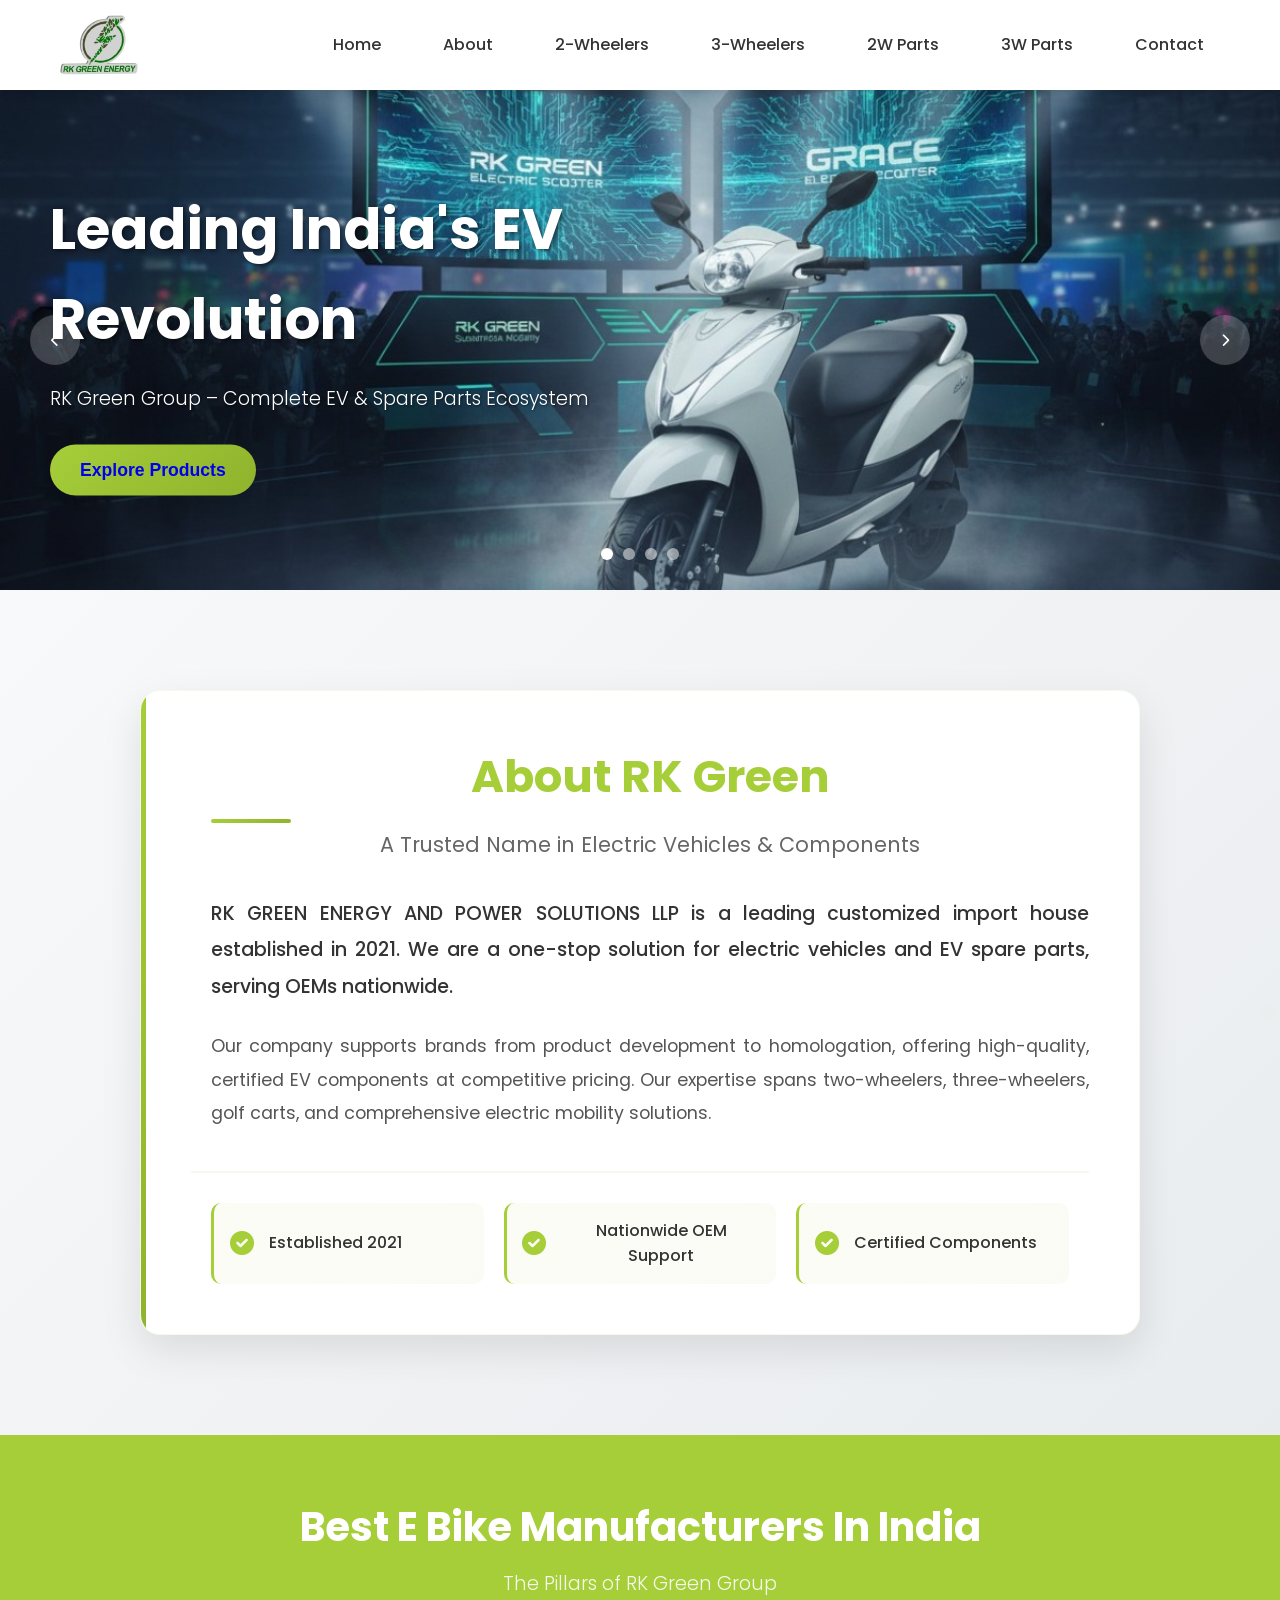
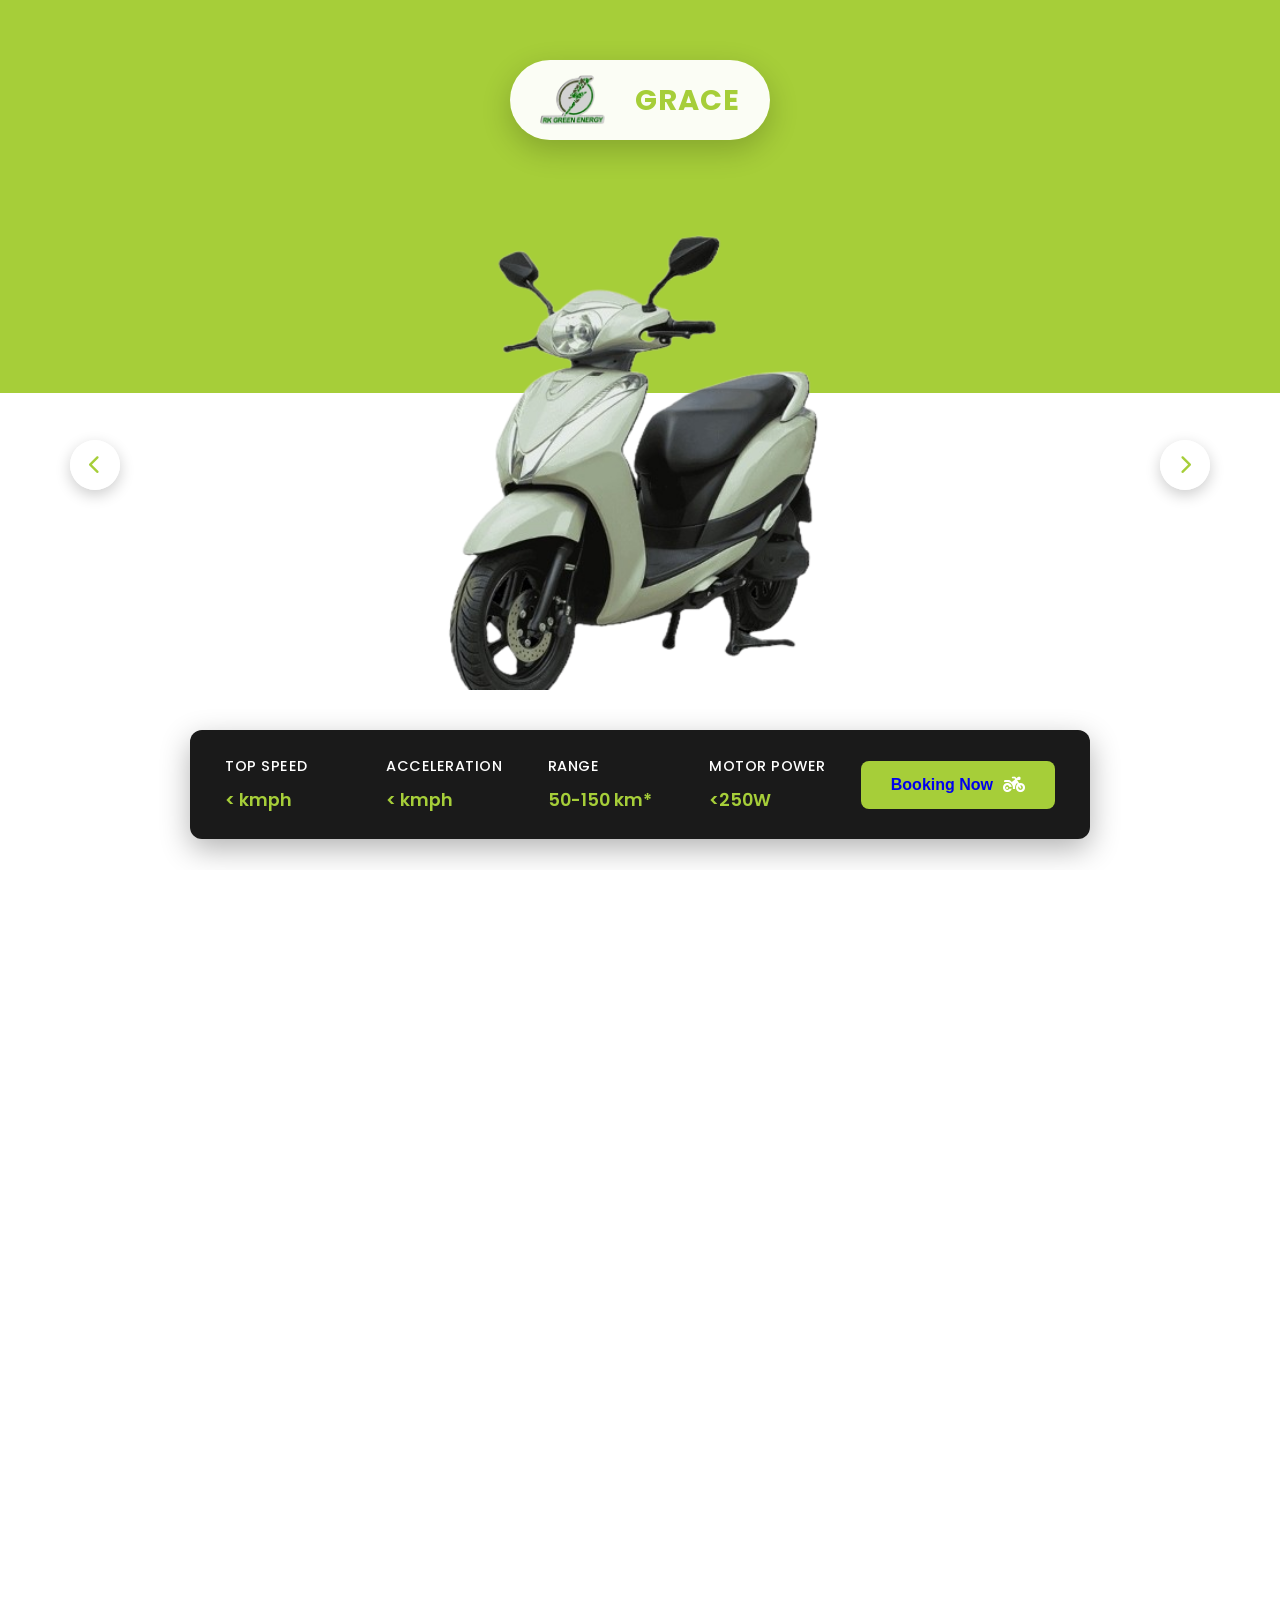
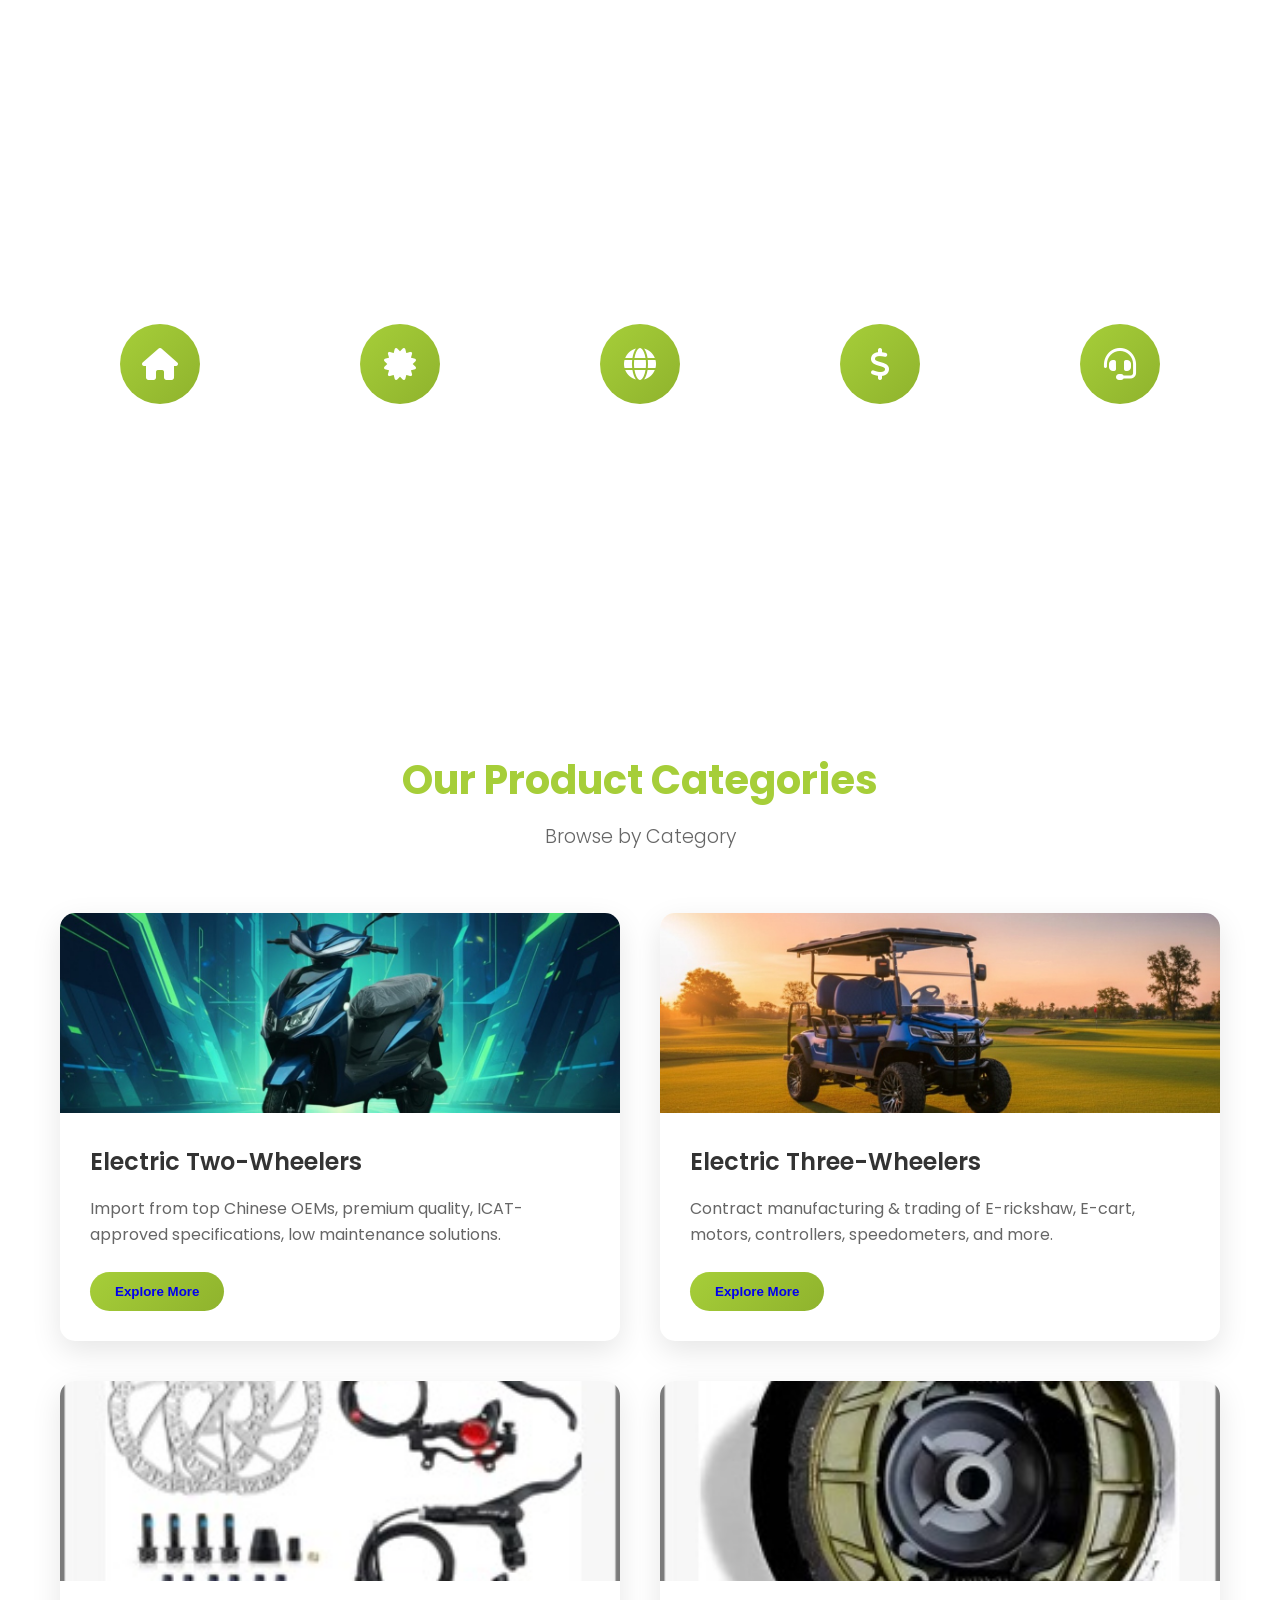
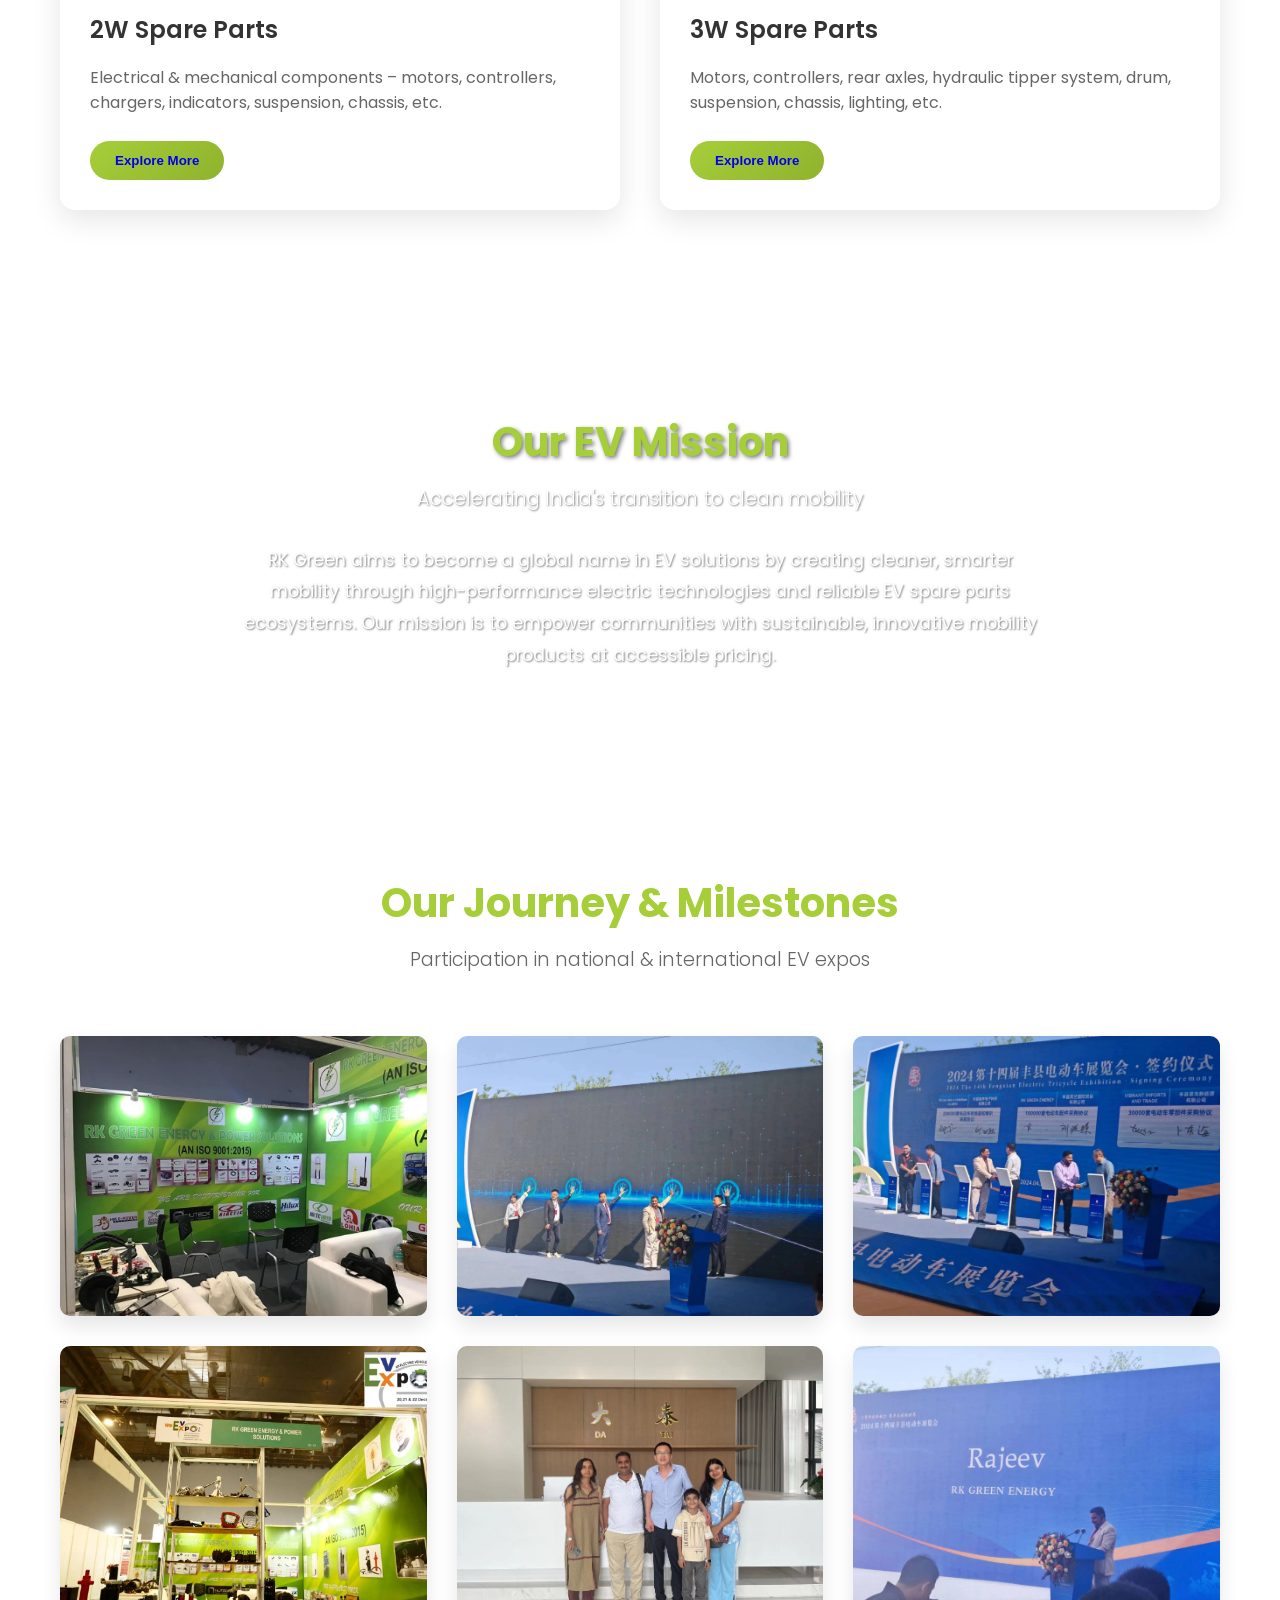
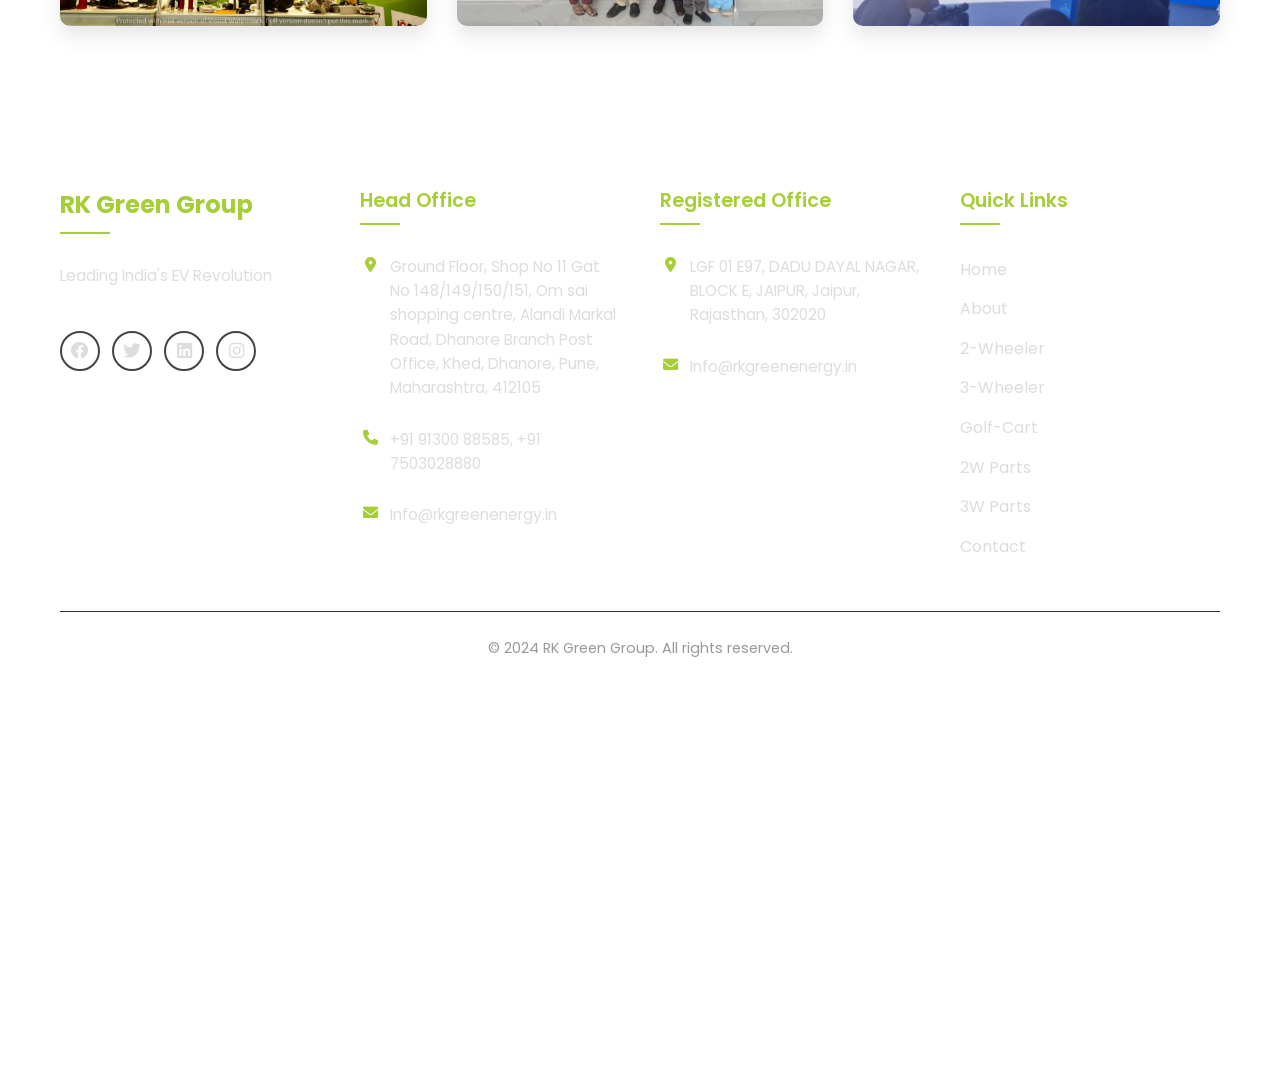
<file: index.html>
<!DOCTYPE html>
<html lang="en">
<head>
    <meta charset="UTF-8">
    <meta name="viewport" content="width=device-width, initial-scale=1.0">
    <title>RK Green Group - Leading India's EV Revolution</title>
    <link rel="icon" type="image/png" href="Images/Logo-removebg.png">
    <link rel="stylesheet" href="styles.css">
    <link href="https://fonts.googleapis.com/css2?family=Poppins:wght@300;400;500;600;700&display=swap" rel="stylesheet">
    <link rel="stylesheet" href="https://cdnjs.cloudflare.com/ajax/libs/font-awesome/6.0.0/css/all.min.css">
</head>
<body>
    <!-- Navigation -->
    <nav class="navbar">
        <div class="nav-container">
            <div class="nav-logo">
                <img src="Images/Logo-removebg.png" alt="RK Green Logo">
            </div>
<div class="hamburger">
                <span></span>
                <span></span>
                <span></span>
            </div>
            <ul class="nav-menu">
                <li><a href="index.html">Home</a></li>
                <li><a href="./about/about.html">About</a></li>
                <li><a href="./two-wheeler/two-wheeler.html">2-Wheelers</a></li>
                <li><a href="./three-wheeler/three-wheeler.html">3-Wheelers</a></li>
                <li><a href="2w-spare-parts.html">2W Parts</a></li>
                <li><a href="3w-spare-parts.html">3W Parts</a></li>
                <li><a href="./contact/contact.html">Contact</a></li>
            </ul>
        </div>
    </nav>

    <!-- Section 1: Hero Slider -->
    <section id="home" class="hero-slider">
        <div class="slider-container">
            <div class="slide active">
                <div class="slide-bg" style="background-image: url('Images/hero\ image\ 1.jpg')"></div>
                <div class="slide-content">
                    <h1>Leading India's EV Revolution</h1>
                    <p>RK Green Group – Complete EV & Spare Parts Ecosystem</p>
                    <button class="cta-btn"><a href="./two-wheeler/two-wheeler.html"> Explore Products </a></button>
                </div>
            </div>
            <div class="slide">
                <div class="slide-bg" style="background-image: url('Images/hero\ image\ 2.jpg')"></div>
                <div class="slide-content">
                    <h1>Two-Wheeler & Three-Wheeler Solutions</h1>
                    <p>Import, Manufacturing & OEM Support</p>
                    <button class="cta-btn"><a href="./three-wheeler/three-wheeler.html"> Explore Products </a></button>
                </div>
            </div>
            <div class="slide">
                <div class="slide-bg" style="background-image: url('Images/hero\ image\ 3.jpg')"></div>
                <div class="slide-content">
                    <h1>Trusted by India's Top EV Companies</h1>
                    <p>Delivering Reliability, Quality & Performance</p>
                    <button class="cta-btn"><a href="./two-wheeler/two-wheeler.html"> Explore Products </a></button>
                </div>
            </div>
            <div class="slide">
                <div class="slide-bg" style="background-image: url('Images/hero\ image\ 4.jpg')"></div>
                <div class="slide-content">
                    <h1>EV Spare Parts – All Segments Covered</h1>
                    <p>Electrical, Mechanical & High-Performance Components</p>
                    <button class="cta-btn"><a href="./two-wheeler/two-wheeler.html"> Explore Products </a></button>
                </div>
            </div>
        </div>
        <div class="slider-nav">
            <button class="prev-btn"><i class="fas fa-chevron-left"></i></button>
            <button class="next-btn"><i class="fas fa-chevron-right"></i></button>
        </div>
        <div class="slider-dots">
            <span class="dot active" data-slide="0"></span>
            <span class="dot" data-slide="1"></span>
            <span class="dot" data-slide="2"></span>
            <span class="dot" data-slide="3"></span>
        </div>
    </section>

    <!-- Section 2: About RK Green Group -->
    <section id="about" class="about-section">
        <div class="container">
            <div class="about-content">
                <div class="about-text">
                    <h2>About RK Green </h2>
                    <h3>A Trusted Name in Electric Vehicles & Components</h3>
                    <p>RK GREEN ENERGY AND POWER SOLUTIONS LLP is a leading customized import house established in 2021. We are a one-stop solution for electric vehicles and EV spare parts, serving OEMs nationwide.</p>
                    <p>Our company supports brands from product development to homologation, offering high-quality, certified EV components at competitive pricing. Our expertise spans two-wheelers, three-wheelers, golf carts, and comprehensive electric mobility solutions.</p>
                    <div class="about-features">
                        <div class="feature">
                            <i class="fas fa-check-circle"></i>
                            <span>Established 2021</span>
                        </div>
                        <div class="feature">
                            <i class="fas fa-check-circle"></i>
                            <span>Nationwide OEM Support</span>
                        </div>
                        <div class="feature">
                            <i class="fas fa-check-circle"></i>
                            <span>Certified Components</span>
                        </div>
                    </div>
                </div>

            </div>
        </div>
    </section>

    <!-- Section 3: Model Slider -->
    <section class="companies-section model-slider-section">
        <div class="model-slider-wrapper">
            <div class="section-header">
                <h2>Best E Bike Manufacturers In India</h2>
                <p>The Pillars of RK Green Group</p>
            </div>
            <div class="model-slider">
                <div class="model-slider-header">
                    <div class="model-logo">
                        <img src="Images/Logo-removebg.png" alt="RK Green Logo">
                    </div>
                    <div class="model-name">
                        <h3 id="current-model-name">Grace</h3>
                    </div>
                </div>
                <div class="model-slider-container">
                    <div class="model-slide active" data-model="Grace">
                        <img src="Images/grace_home-removebg-preview.png" alt="Model Grace">
                        <div class="model-description active">
                            <div class="description-content">
                                <div class="spec-item">
                                    <span class="spec-label">Top Speed</span>
                                    <span class="spec-value">&lt; kmph</span>
                                </div>
                                <div class="spec-item">
                                    <span class="spec-label">Acceleration</span>
                                    <span class="spec-value">&lt; kmph</span>
                                </div>
                                <div class="spec-item">
                                    <span class="spec-label">Range</span>
                                    <span class="spec-value">50-150 km*</span>
                                </div>
                                <div class="spec-item">
                                    <span class="spec-label">Motor Power</span>
                                    <span class="spec-value">&lt;250W</span>
                                </div>
                            </div>
                            <button class="booking-btn"> <a href="./contact/contact.html">
                                Booking Now </a>
                                <i class="fas fa-motorcycle"></i>
                            </button>
                        </div>
                    </div>
                    <div class="model-slide" data-model="Power">
                        <img src="Images/power_home-removebg-preview.png" alt="Model Power">
                        <div class="model-description">
                            <div class="description-content">
                                <div class="spec-item">
                                    <span class="spec-label">Top Speed</span>
                                    <span class="spec-value">&lt;25 kmph</span>
                                </div>
                                <div class="spec-item">
                                    <span class="spec-label">Acceleration</span>
                                    <span class="spec-value">&lt;25 kmph</span>
                                </div>
                                <div class="spec-item">
                                    <span class="spec-label">Range</span>
                                    <span class="spec-value">50-150 km*</span>
                                </div>
                                <div class="spec-item">
                                    <span class="spec-label">Motor Power</span>
                                    <span class="spec-value">&lt;250W</span>
                                </div>
                            </div>
                            <button class="booking-btn">
                                 <a href="./contact/contact.html">
                                Booking Now </a>
                                <i class="fas fa-motorcycle"></i>
                            </button>
                        </div>
                    </div>
                    <div class="model-slide" data-model="Prince">
                        <img src="Images/Model_Prince_Blue-removebg-preview (1).png" alt="Model Prince Blue">
                        <div class="model-description">
                            <div class="description-content">
                                <div class="spec-item">
                                    <span class="spec-label">Top Speed</span>
                                    <span class="spec-value">&lt;25 kmph</span>
                                </div>
                                <div class="spec-item">
                                    <span class="spec-label">Acceleration</span>
                                    <span class="spec-value">&lt;25 kmph</span>
                                </div>
                                <div class="spec-item">
                                    <span class="spec-label">Range</span>
                                    <span class="spec-value">50-150 km*</span>
                                </div>
                                <div class="spec-item">
                                    <span class="spec-label">Motor Power</span>
                                    <span class="spec-value">&lt;250W</span>
                                </div>
                            </div>
                            <button class="booking-btn">
                             <a href="./contact/contact.html">
                                Booking Now </a>
                                <i class="fas fa-motorcycle"></i>
                            </button>
                        </div>
                    </div>
                    <div class="model-slide" data-model="Winner">
                        <img src="Images/winner_home-removebg-preview.png" alt="Model Winner">
                        <div class="model-description">
                            <div class="description-content">
                                <div class="spec-item">
                                    <span class="spec-label">Top Speed</span>
                                    <span class="spec-value">&lt;25 kmph</span>
                                </div>
                                <div class="spec-item">
                                    <span class="spec-label">Acceleration</span>
                                    <span class="spec-value">&lt;25 kmph</span>
                                </div>
                                <div class="spec-item">
                                    <span class="spec-label">Range</span>
                                    <span class="spec-value">50-150 km*</span>
                                </div>
                                <div class="spec-item">
                                    <span class="spec-label">Motor Power</span>
                                    <span class="spec-value">&lt;250W</span>
                                </div>
                            </div>
                            <button class="booking-btn">
                              <a href="./contact/contact.html">
                                Booking Now </a>
                                <i class="fas fa-motorcycle"></i>
                            </button>
                        </div>
                    </div>

                </div>
                <div class="model-slider-nav">
                    <button class="model-prev-btn"><i class="fas fa-chevron-left"></i></button>
                    <button class="model-next-btn"><i class="fas fa-chevron-right"></i></button>
                </div>
               
            </div>
        </div>
    </section>

    <!-- Section 4: Tagline/Motto -->
    <section class="tagline-section">
        <div class="container">
            <div class="tagline-content">
                <h1>Go Green With RK Green</h1>
                <p>Driving sustainable electric mobility for a better tomorrow</p>
            </div>
        </div>
    </section>

    <!-- Section 5: Key Highlights -->
    <section class="highlights-section">
        <div class="container">
            <div class="section-header">
                <h2>Why Choose RK Green</h2>
            </div>
            <div class="highlights-grid">
                <div class="highlight-item">
                    <div class="highlight-icon">
                        <i class="fas fa-home"></i>
                    </div>
                    <h4>Complete EV Solutions</h4>
                    <p>Under one roof</p>
                </div>
                <div class="highlight-item">
                    <div class="highlight-icon">
                        <i class="fas fa-certificate"></i>
                    </div>
                    <h4>Certified Components</h4>
                    <p>High-quality tested</p>
                </div>
                <div class="highlight-item">
                    <div class="highlight-icon">
                        <i class="fas fa-globe"></i>
                    </div>
                    <h4>Global Capability</h4>
                    <p>Import & export</p>
                </div>
                <div class="highlight-item">
                    <div class="highlight-icon">
                        <i class="fas fa-dollar-sign"></i>
                    </div>
                    <h4>Competitive Pricing</h4>
                    <p>Best market rates</p>
                </div>
                <div class="highlight-item">
                    <div class="highlight-icon">
                        <i class="fas fa-headset"></i>
                    </div>
                    <h4>Dedicated Support</h4>
                    <p>OEM & after-sales</p>
                </div>
               
            </div>
        </div>
    </section>

    <!-- Section 6: Product Categories -->
    <section id="products" class="products-section">
        <div class="container">
            <div class="section-header">
                <h2>Our Product Categories</h2>
                <p>Browse by Category</p>
            </div>
            <div class="products-grid">
                <div class="product-card">
                    <div class="product-image">
                        <img src="Images/hero image 5.jpg" alt="Electric Two-Wheelers">
                    </div>
                    <div class="product-content">
                        <h3>Electric Two-Wheelers</h3>
                        <p>Import from top Chinese OEMs, premium quality, ICAT-approved specifications, low maintenance solutions.</p>
                        <button class="product-btn"><a href="./two-wheeler/two-wheeler.html"> Explore More </a></button>
                    </div>
                </div>
                <div class="product-card">
                    <div class="product-image">
                        <img src="Images/home category 3w.jpg" alt="Electric Three-Wheelers">
                    </div>
                    <div class="product-content">
                        <h3>Electric Three-Wheelers</h3>
                        <p>Contract manufacturing & trading of E-rickshaw, E-cart, motors, controllers, speedometers, and more.</p>
                        <button class="product-btn"><a href="./three-wheeler/three-wheeler.html"> Explore More </a></button>
                    </div>
                </div>
                <div class="product-card">
                    <div class="product-image">
                        <img src="Images/2w home mech.jpeg" alt="2W Spare Parts">
                    </div>
                    <div class="product-content">
                        <h3>2W Spare Parts</h3>
                        <p>Electrical & mechanical components – motors, controllers, chargers, indicators, suspension, chassis, etc.</p>
                        <button class="product-btn"><a href="./2w-spare-parts.html"> Explore More</a></button>
                    </div>
                </div>
                <div class="product-card">
                    <div class="product-image">
                        <img src="Images/3w home mech.jpeg" alt="3W Spare Parts">
                    </div>
                    <div class="product-content">
                        <h3>3W Spare Parts</h3>
                        <p>Motors, controllers, rear axles, hydraulic tipper system, drum, suspension, chassis, lighting, etc.</p>
                        <button class="product-btn"><a href="./3w-spare-parts.html"> Explore More </a></button>
                    </div>
                </div>
            </div>
        </div>
    </section>

    <!-- Section 7: EV Mission -->
    <section class="mission-section">
        <div class="container">
            <div class="mission-content">
                <h2>Our EV Mission</h2>
                <h3>Accelerating India's transition to clean mobility</h3>
                <p>RK Green aims to become a global name in EV solutions by creating cleaner, smarter mobility through high-performance electric technologies and reliable EV spare parts ecosystems. Our mission is to empower communities with sustainable, innovative mobility products at accessible pricing.</p>
            </div>
        </div>
    </section>

    <!-- Section 8: Awards/Gallery -->
    <section class="gallery-section">
        <div class="container">
            <div class="section-header">
                <h2>Our Journey & Milestones</h2>
                <p>Participation in national & international EV expos</p>
            </div>
            <div class="gallery-grid">
                <img src="Gallery_Images/WhatsApp Image 2025-12-12 at 22.41.02_2d7d7204.jpg" alt="Exhibition 1">
                <img src="Gallery_Images/WhatsApp Image 2025-12-12 at 22.41.02_ad541272.jpg" alt="Exhibition 2">
                <img src="Gallery_Images/WhatsApp Image 2025-12-12 at 22.41.02_c531161a.jpg" alt="Exhibition 3">
                <img src="Gallery_Images/WhatsApp Image 2025-12-12 at 22.41.03_eee72217.jpg" alt="Exhibition 4">
                <img src="Gallery_Images/WhatsApp Image 2025-12-12 at 22.41.03_fde247d4.jpg" alt="Exhibition 5">
                <img src="Gallery_Images/WhatsApp Image 2025-12-12 at 22.41.04_448504e6.jpg" alt="Exhibition 6">
            </div>
        </div>
    </section>


    <!-- Section 10: Contact Footer -->
    <footer id="contact" class="footer">
        <div class="container">
            <div class="footer-content">
                <div class="footer-section">
                    <h3>RK Green Group</h3>
                    <p>Leading India's EV Revolution</p>
                    <div class="social-icons">
                        <a href="#"><i class="fab fa-facebook"></i></a>
                        <a href="#"><i class="fab fa-twitter"></i></a>
                        <a href="#"><i class="fab fa-linkedin"></i></a>
                        <a href="#"><i class="fab fa-instagram"></i></a>
                    </div>
                </div>
                <div class="footer-section">
                    <h4>Head Office</h4>
                    <p><i class="fas fa-map-marker-alt"></i> Ground Floor, Shop No 11 Gat No 148/149/150/151, Om sai shopping centre, Alandi Markal Road, Dhanore Branch Post Office, Khed, Dhanore, Pune, Maharashtra, 412105</p>
                    <p><i class="fas fa-phone"></i> +91 91300 88585, +91 7503028880</p>
                    <p><i class="fas fa-envelope"></i> <a href="mailto:Info@rkgreenenergy.in" class="email-link">Info@rkgreenenergy.in</a></p>
                </div>
                <div class="footer-section">
                    <h4>Registered Office</h4>
                    <p><i class="fas fa-map-marker-alt"></i> LGF 01 E97, DADU DAYAL NAGAR, BLOCK E, JAIPUR, Jaipur, Rajasthan, 302020</p>
                    <p><i class="fas fa-envelope"></i> <a href="mailto:Info@rkgreenenergy.in" class="email-link">Info@rkgreenenergy.in</a></p>
                </div>
                <div class="footer-section">
                    <h4>Quick Links</h4>
                    <ul>
                        <li><a href="index.html">Home</a></li>
                        <li><a href="./about/about.html">About</a></li>
                        <li><a href="./two-wheeler/two-wheeler.html">2-Wheeler</a></li>
                        <li><a href="./three-wheeler/three-wheeler.html">3-Wheeler</a></li>
                         <li><a href="./three-wheeler/three-wheeler.html">Golf-Cart</a></li>
                        <li><a href="2w-spare-parts.html">2W Parts</a></li>
                        <li><a href="3w-spare-parts.html">3W Parts</a></li>
                        <li><a href="./contact/contact.html">Contact</a></li>
                    </ul>
                </div>
            </div>
            <div class="footer-bottom">
                <p>&copy; 2024 RK Green Group. All rights reserved.</p>
            </div>
        </div>
    </footer>

    <script src="script.js"></script>
</body>
</html>
</file>
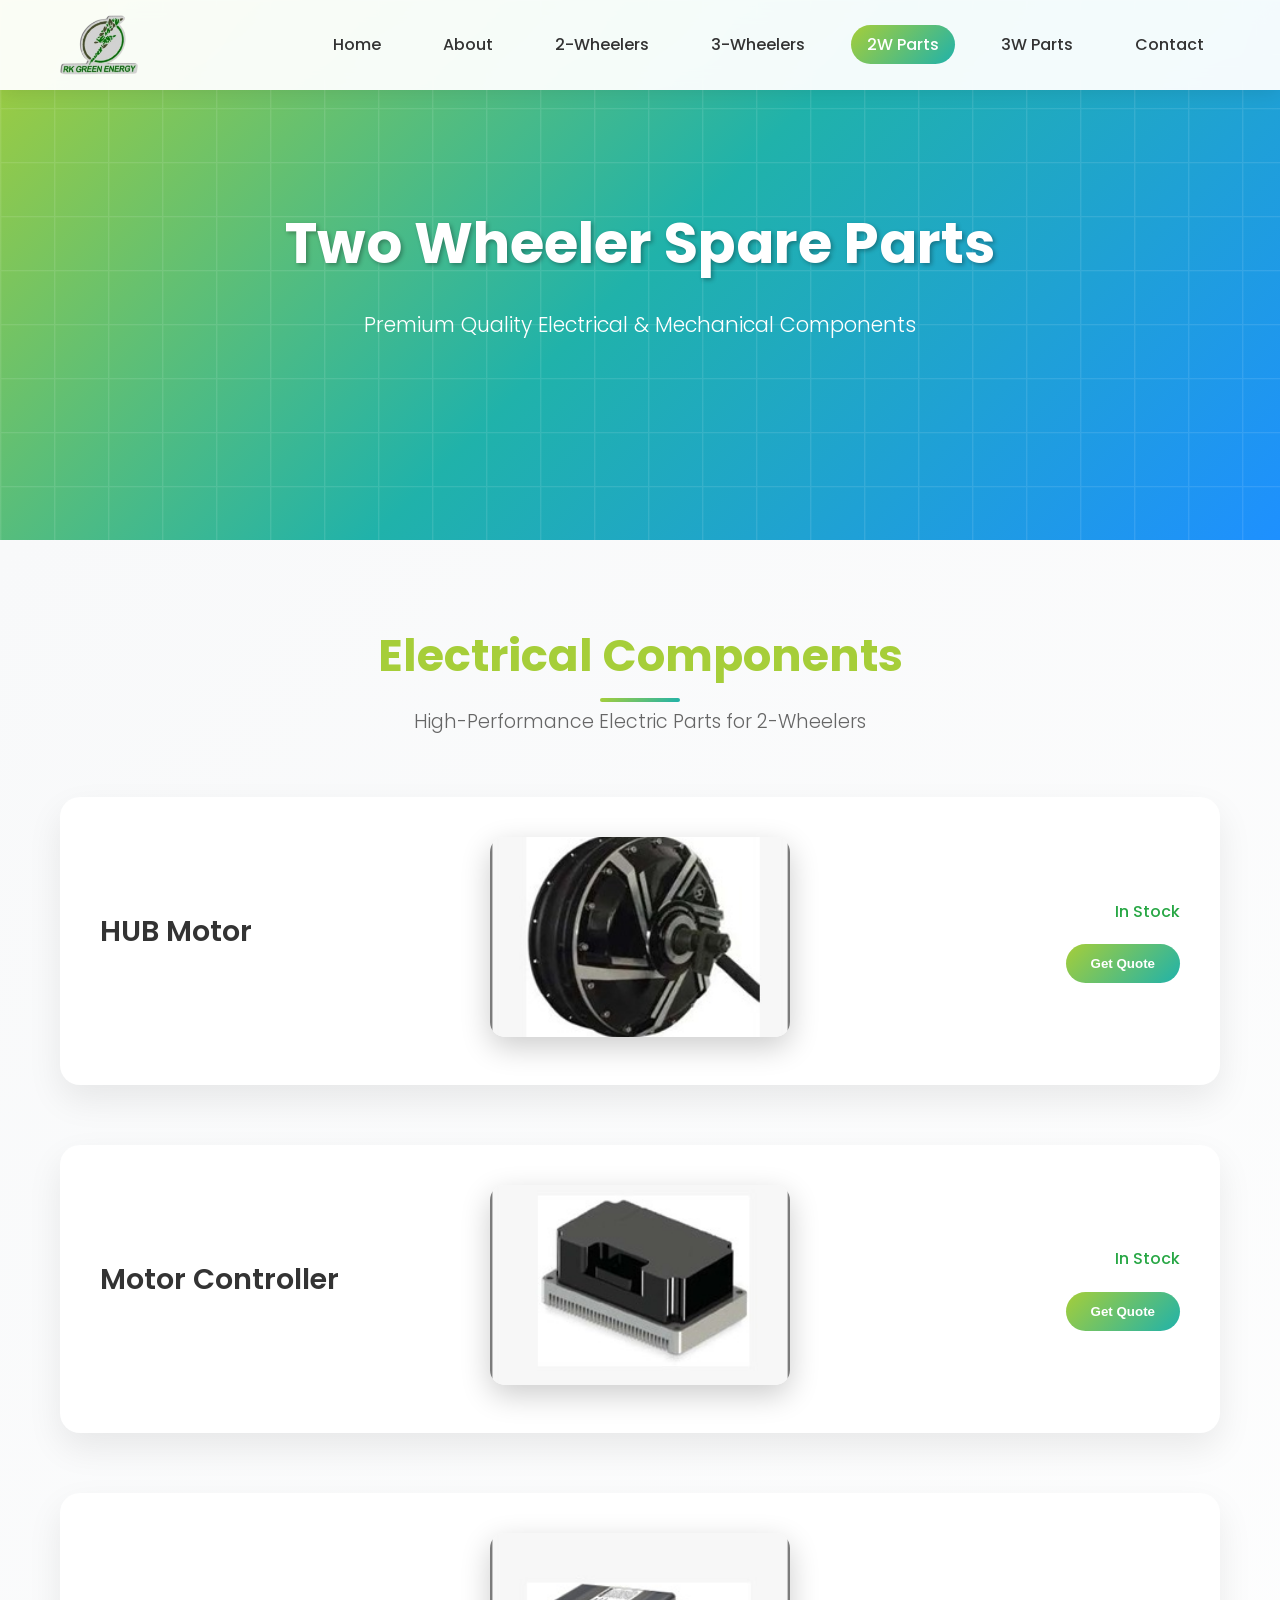
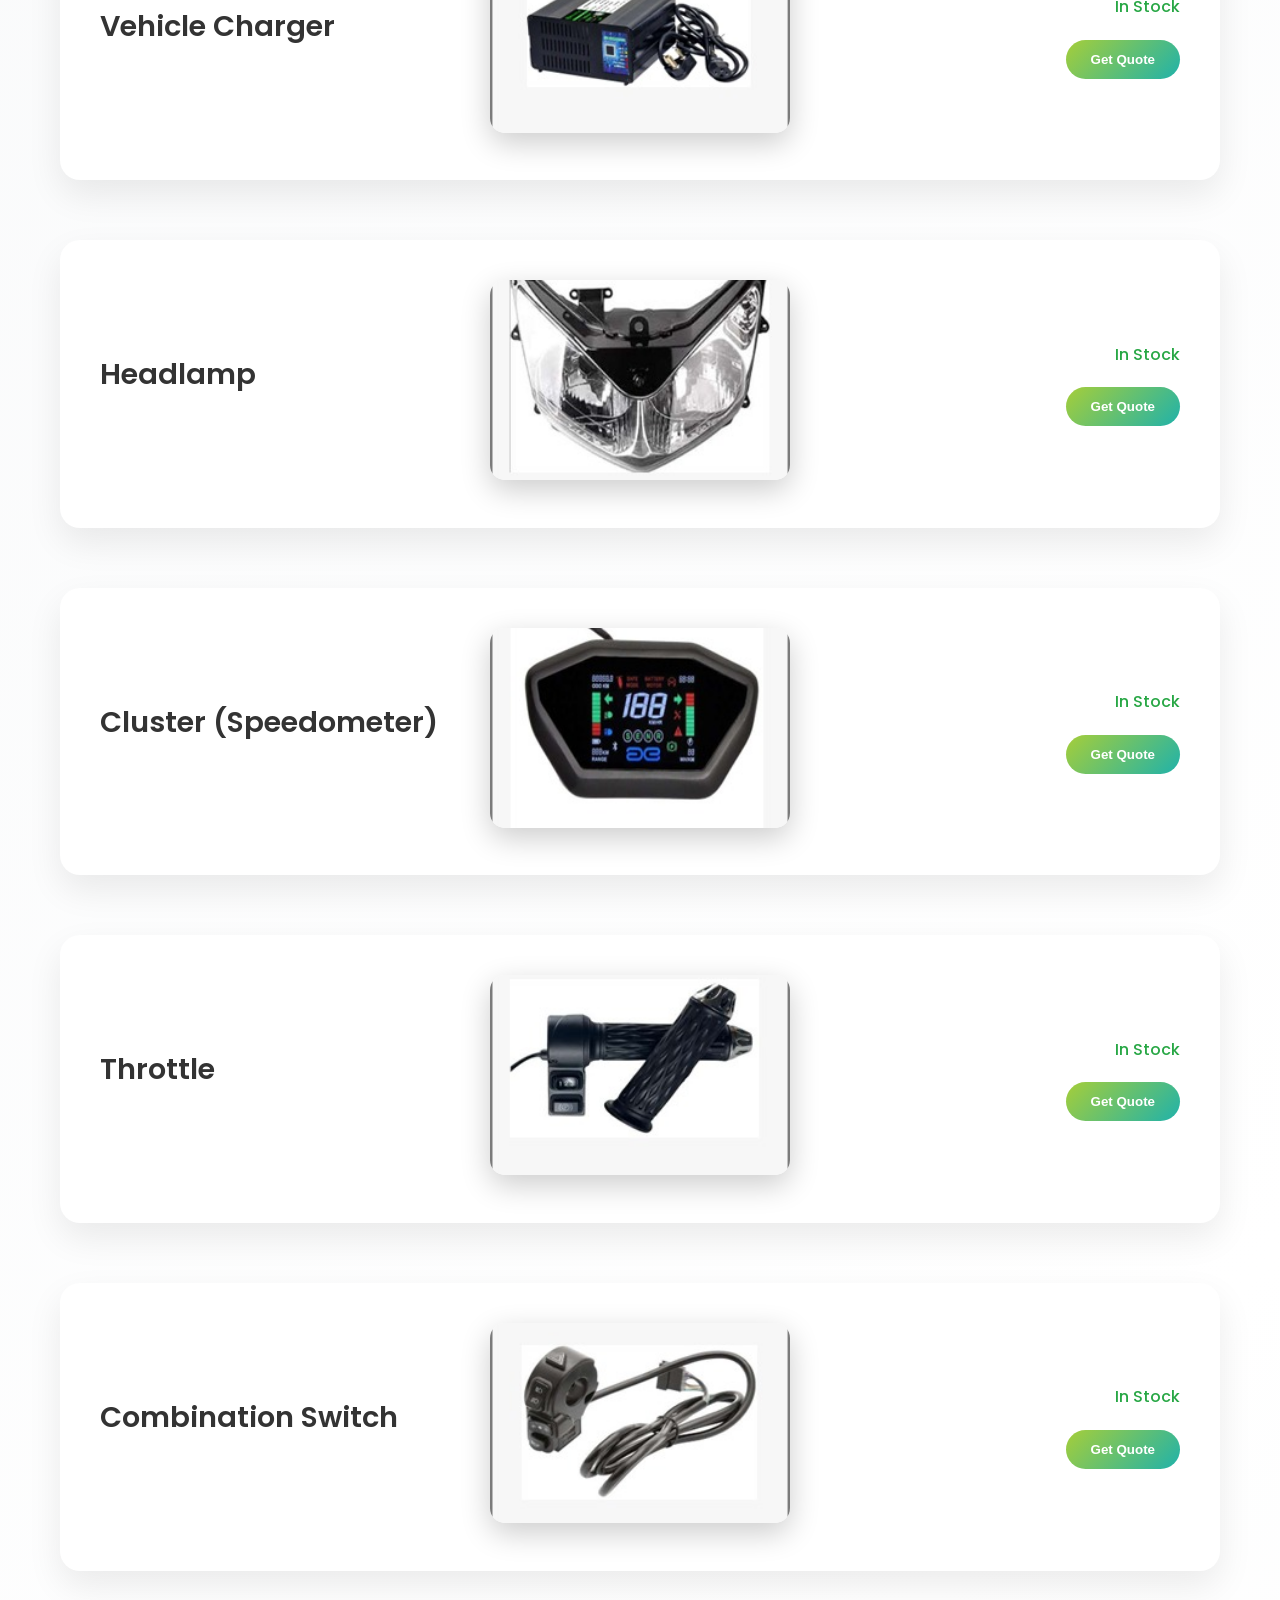
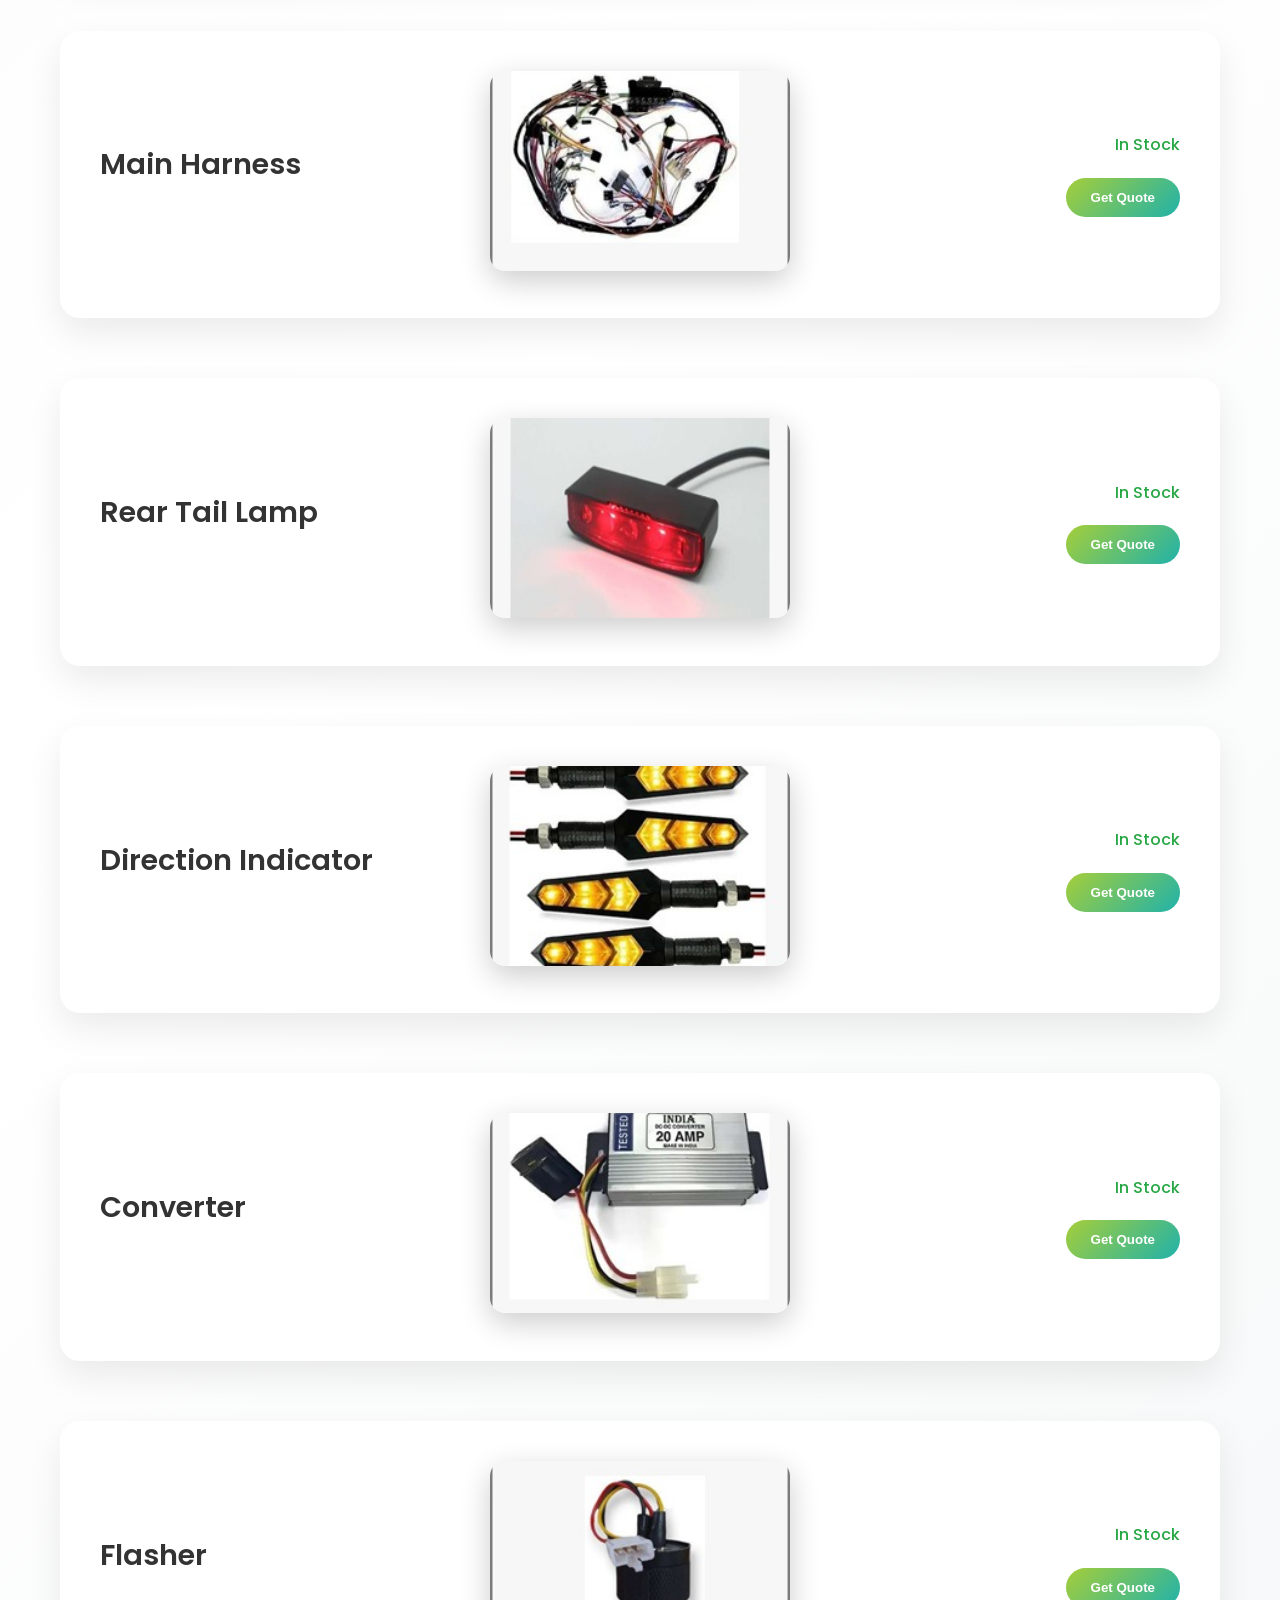
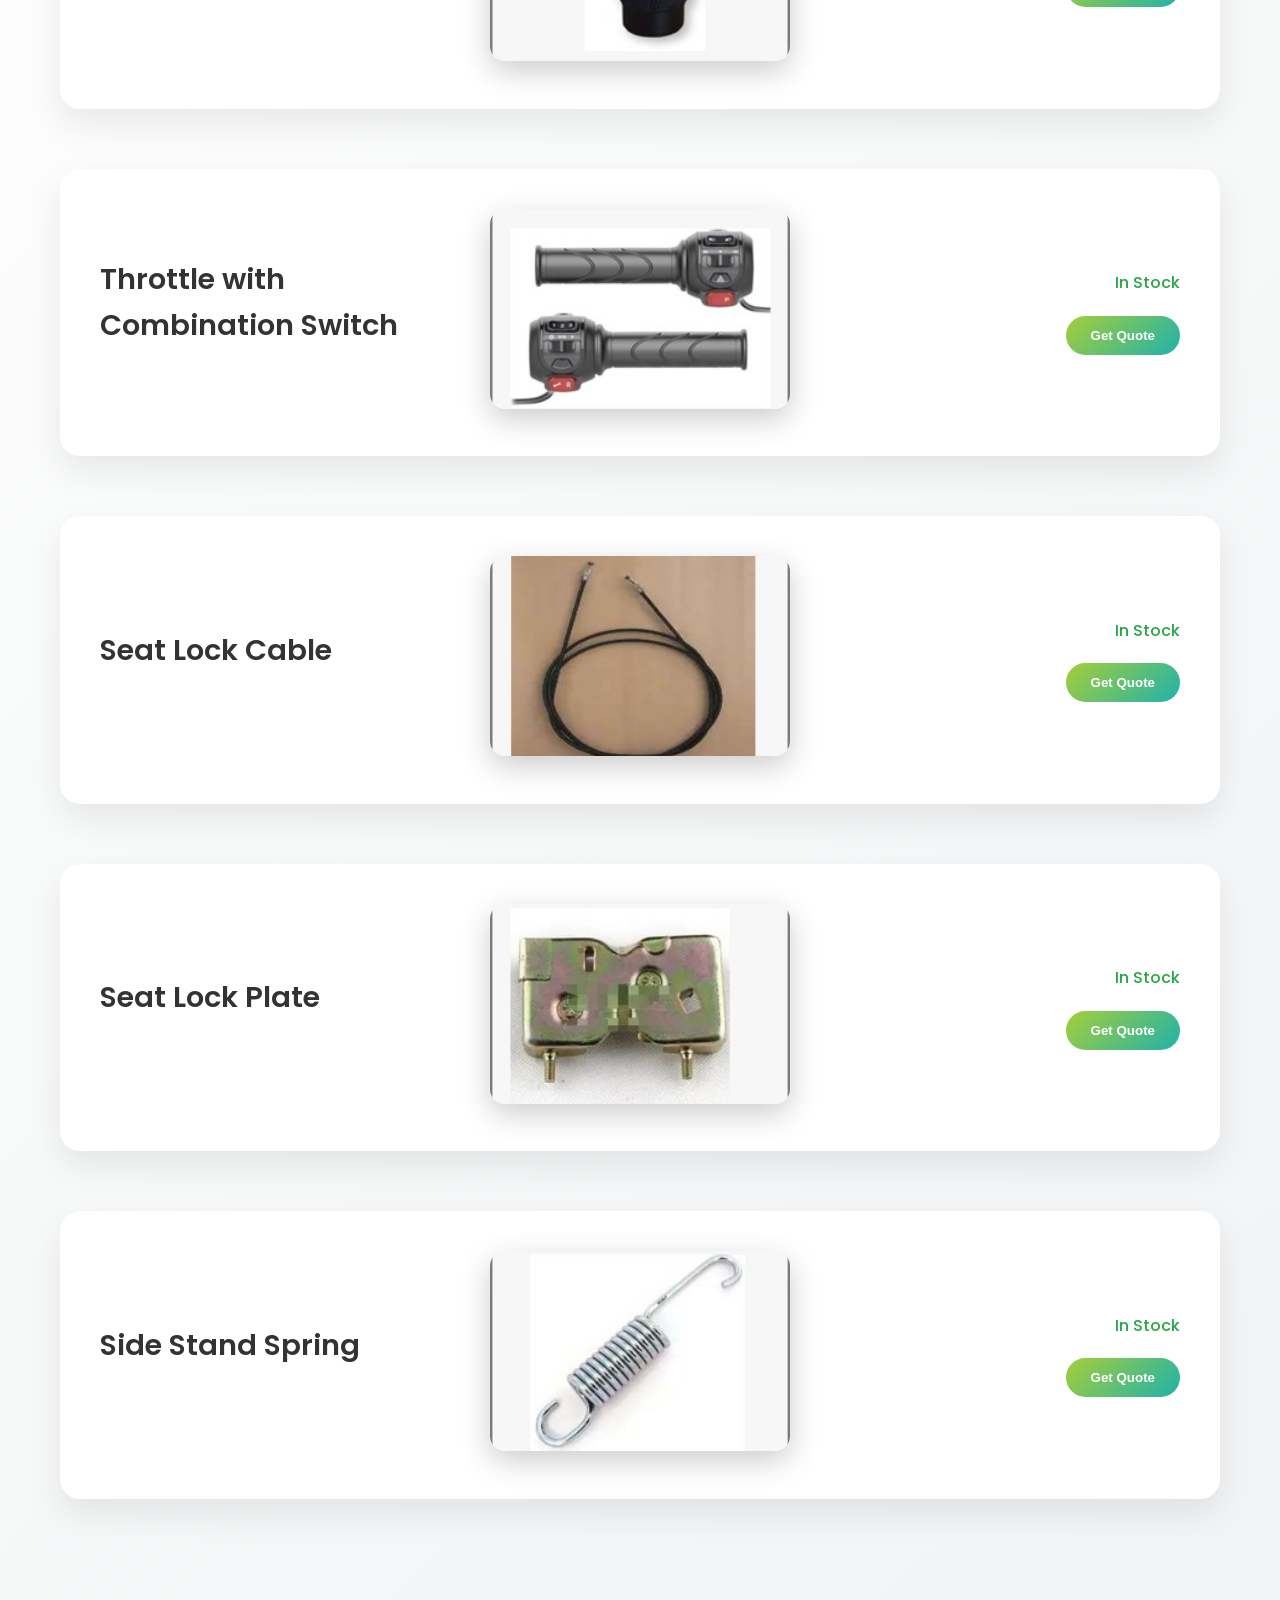
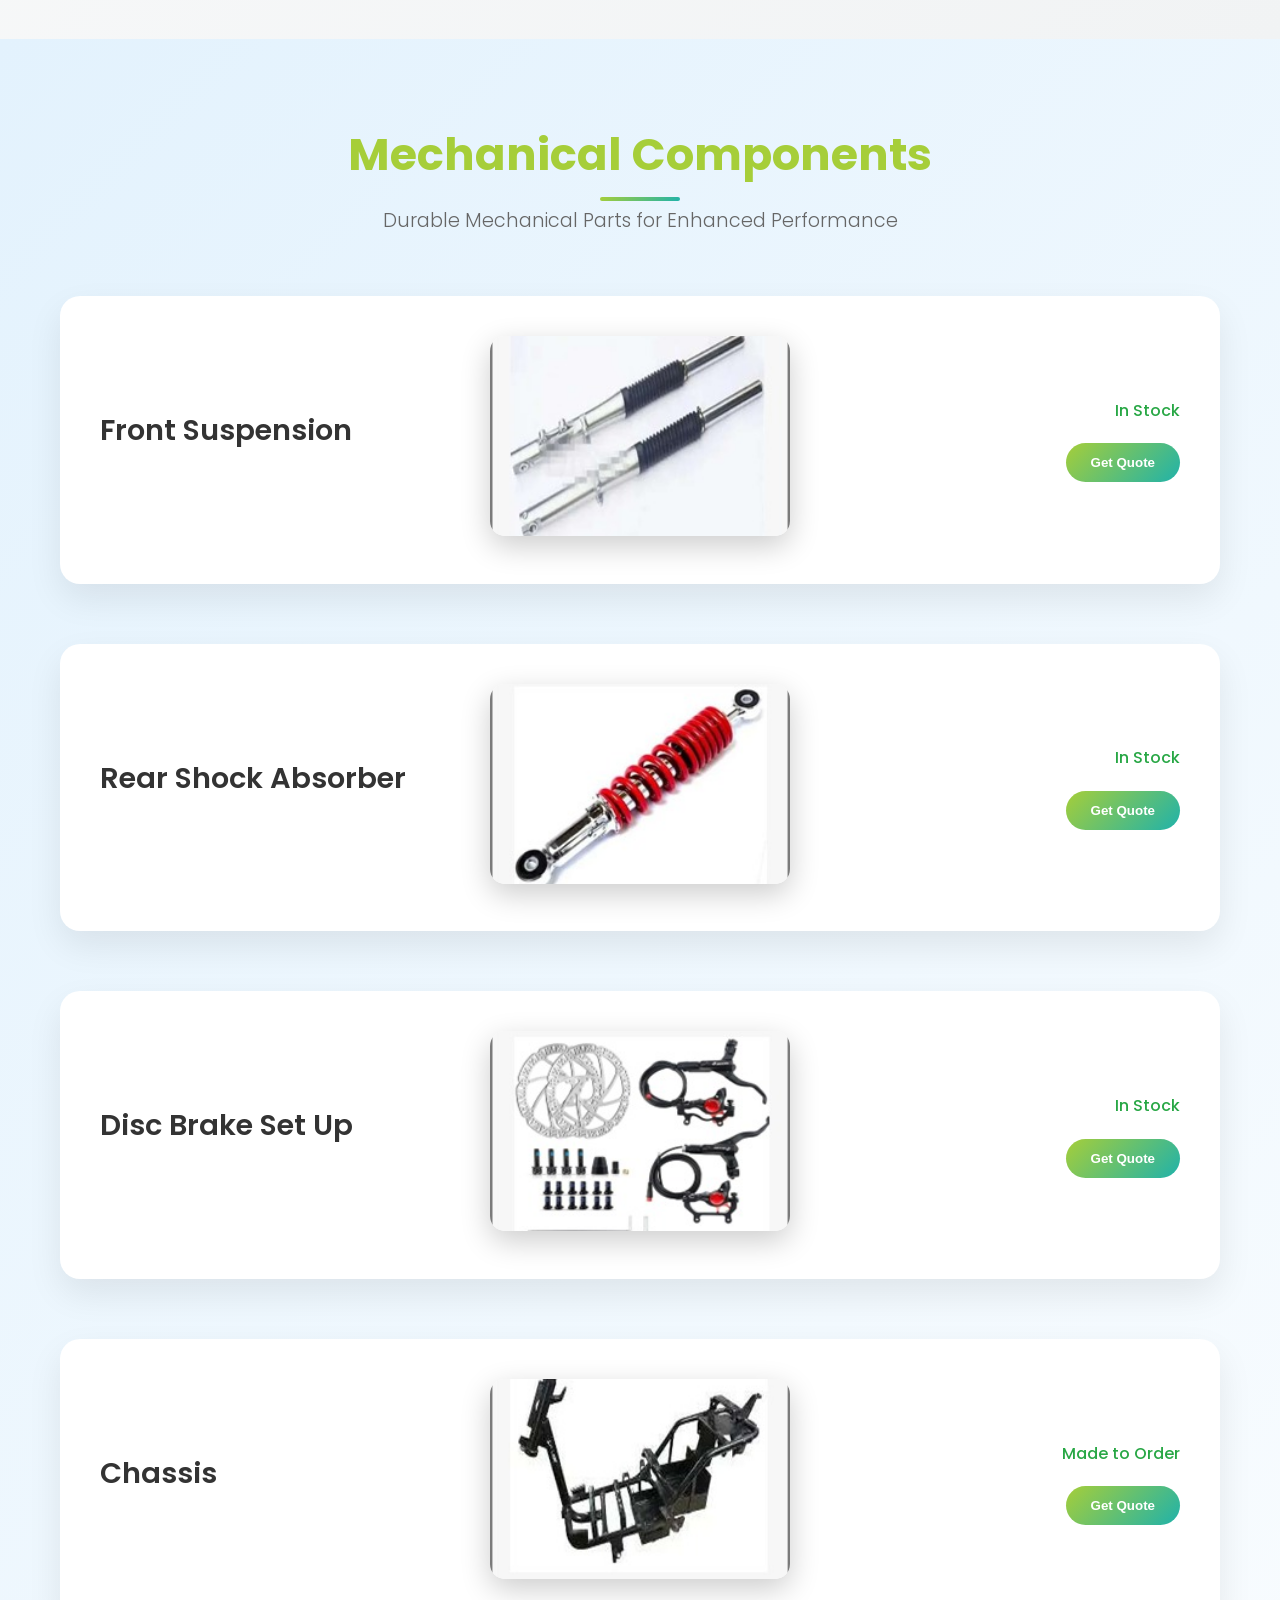
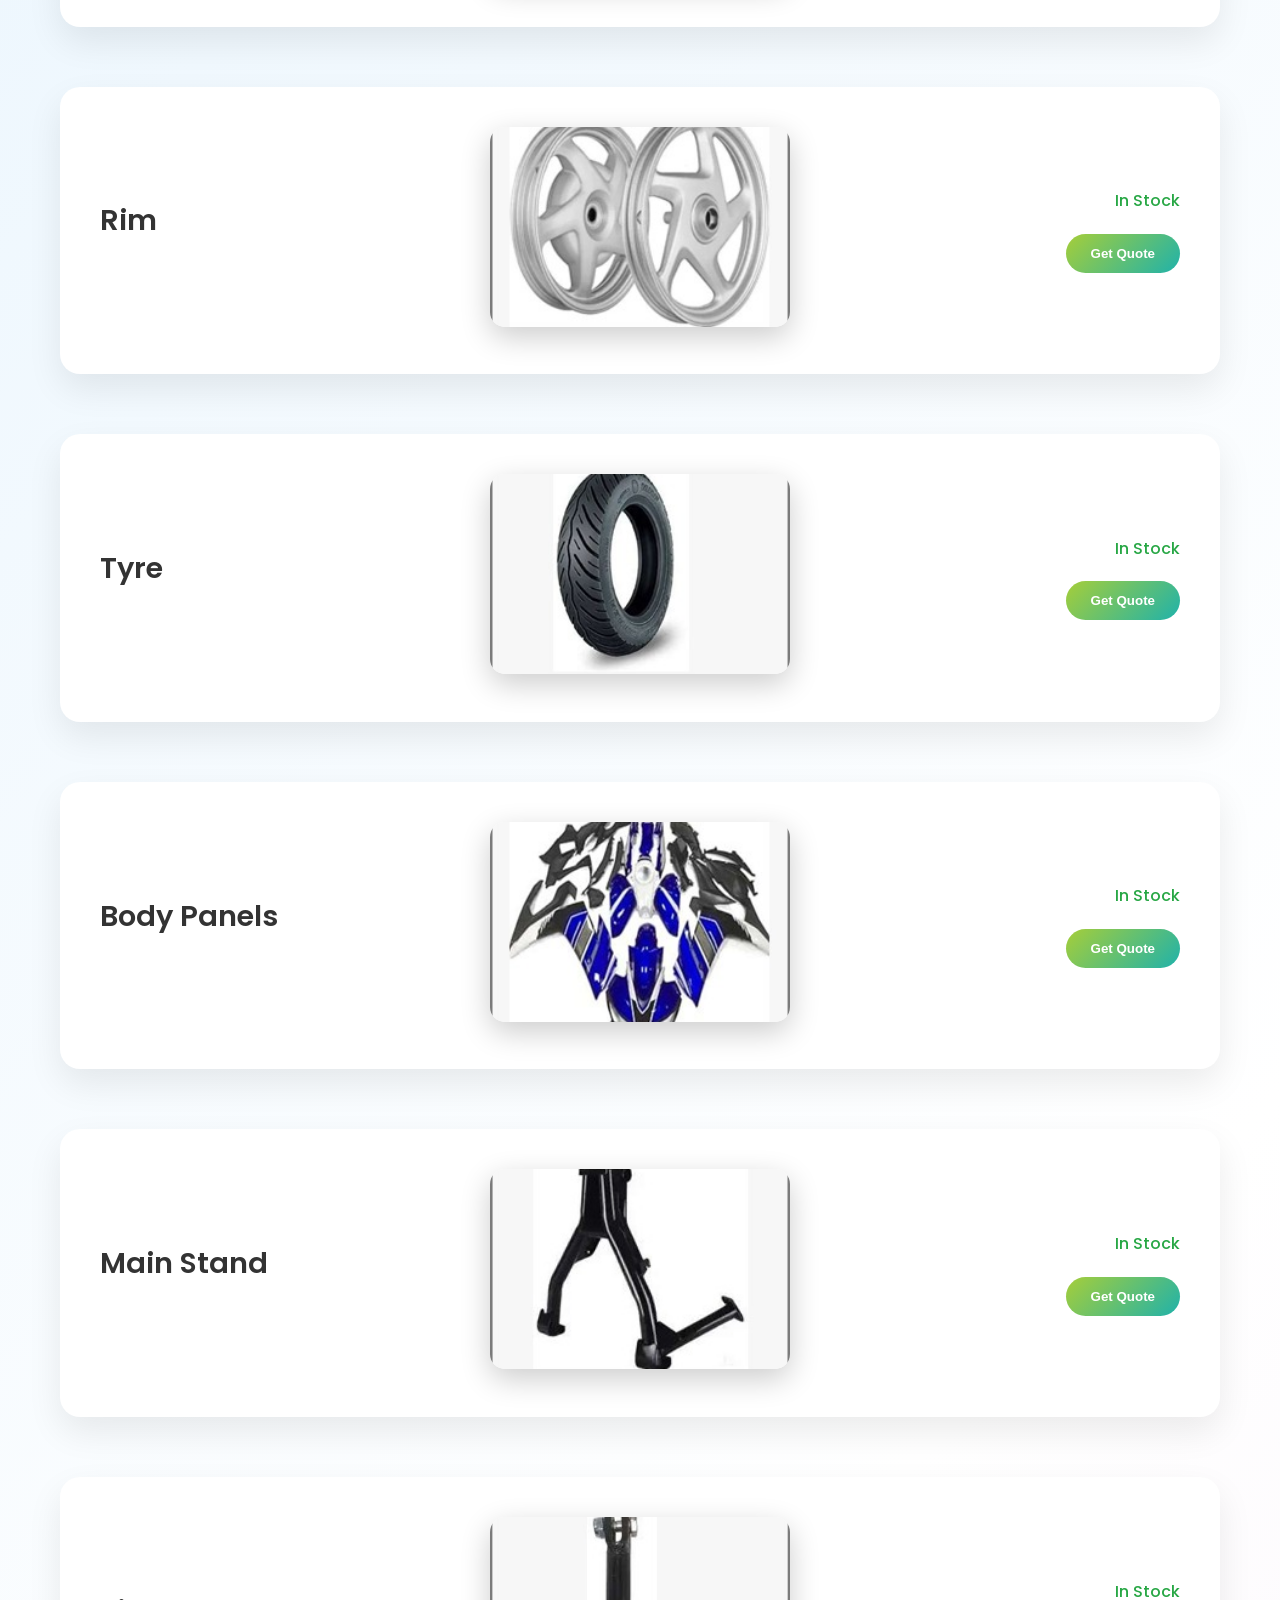
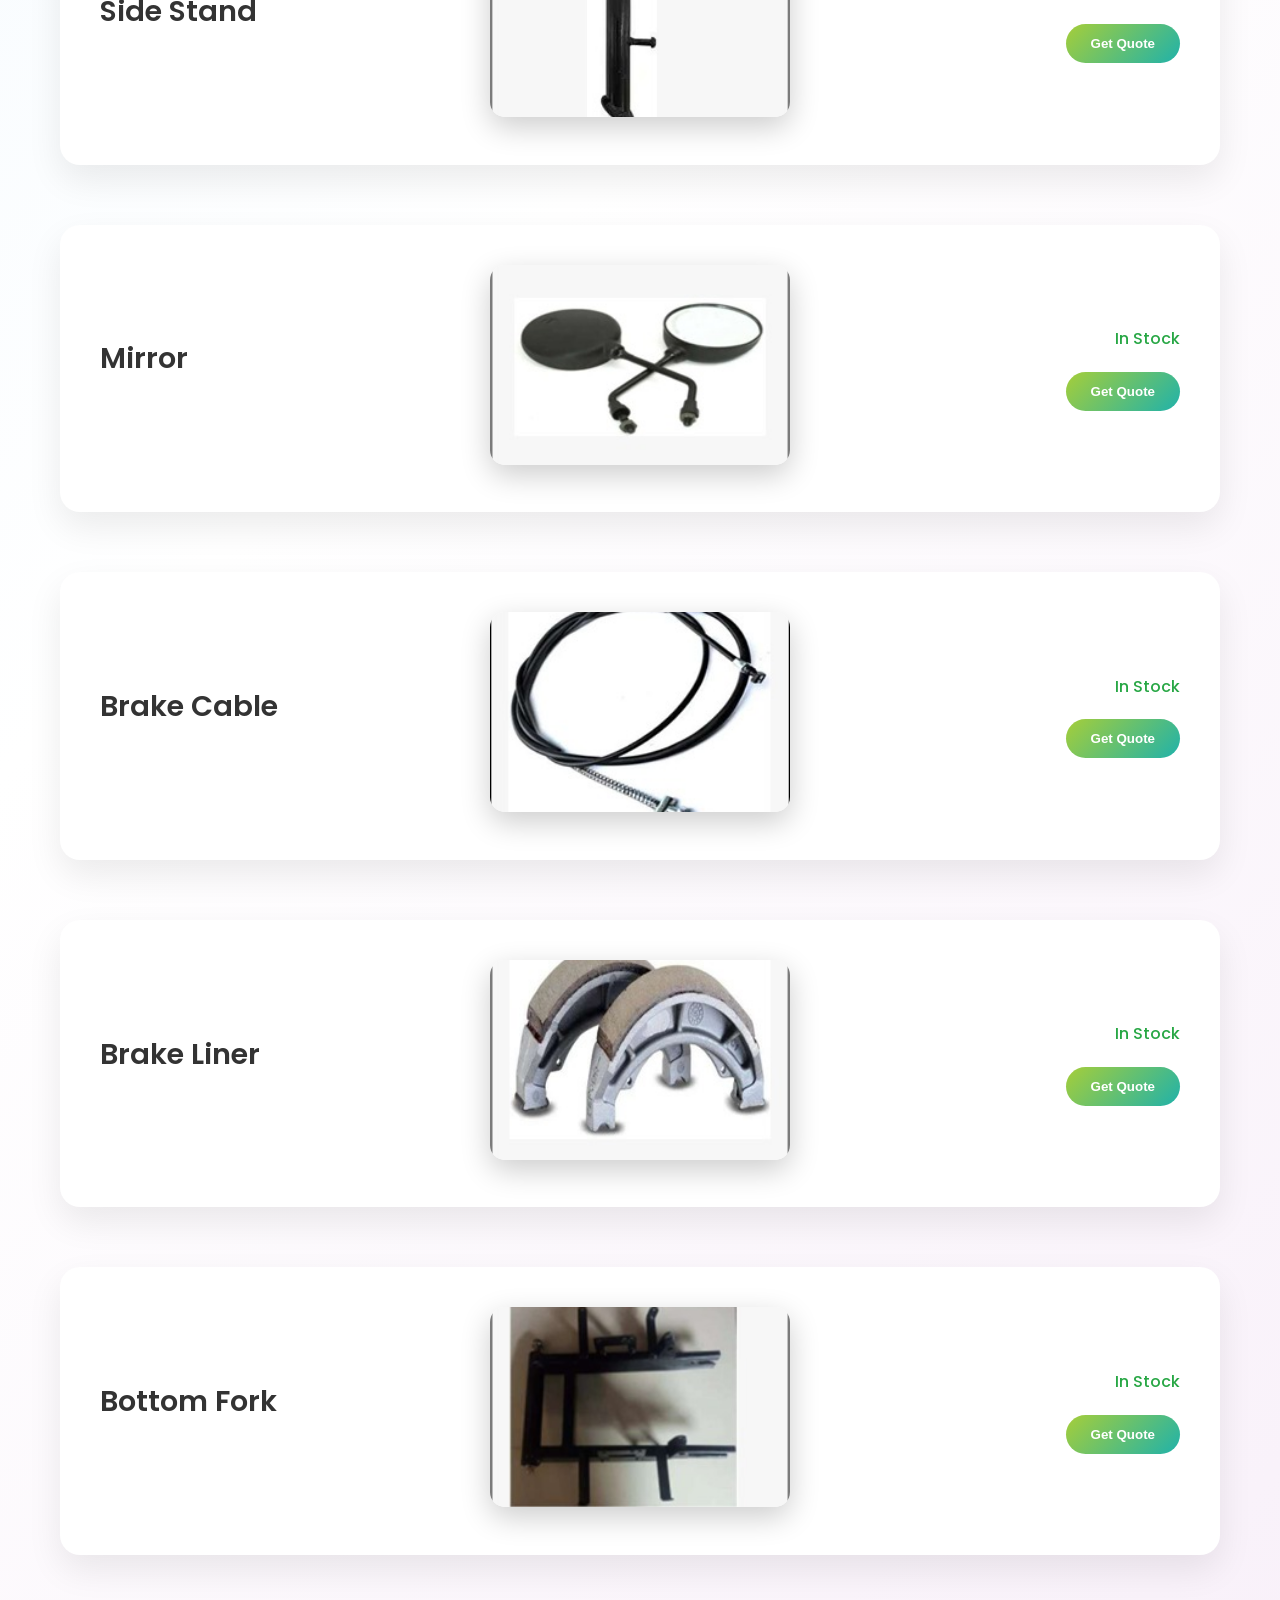
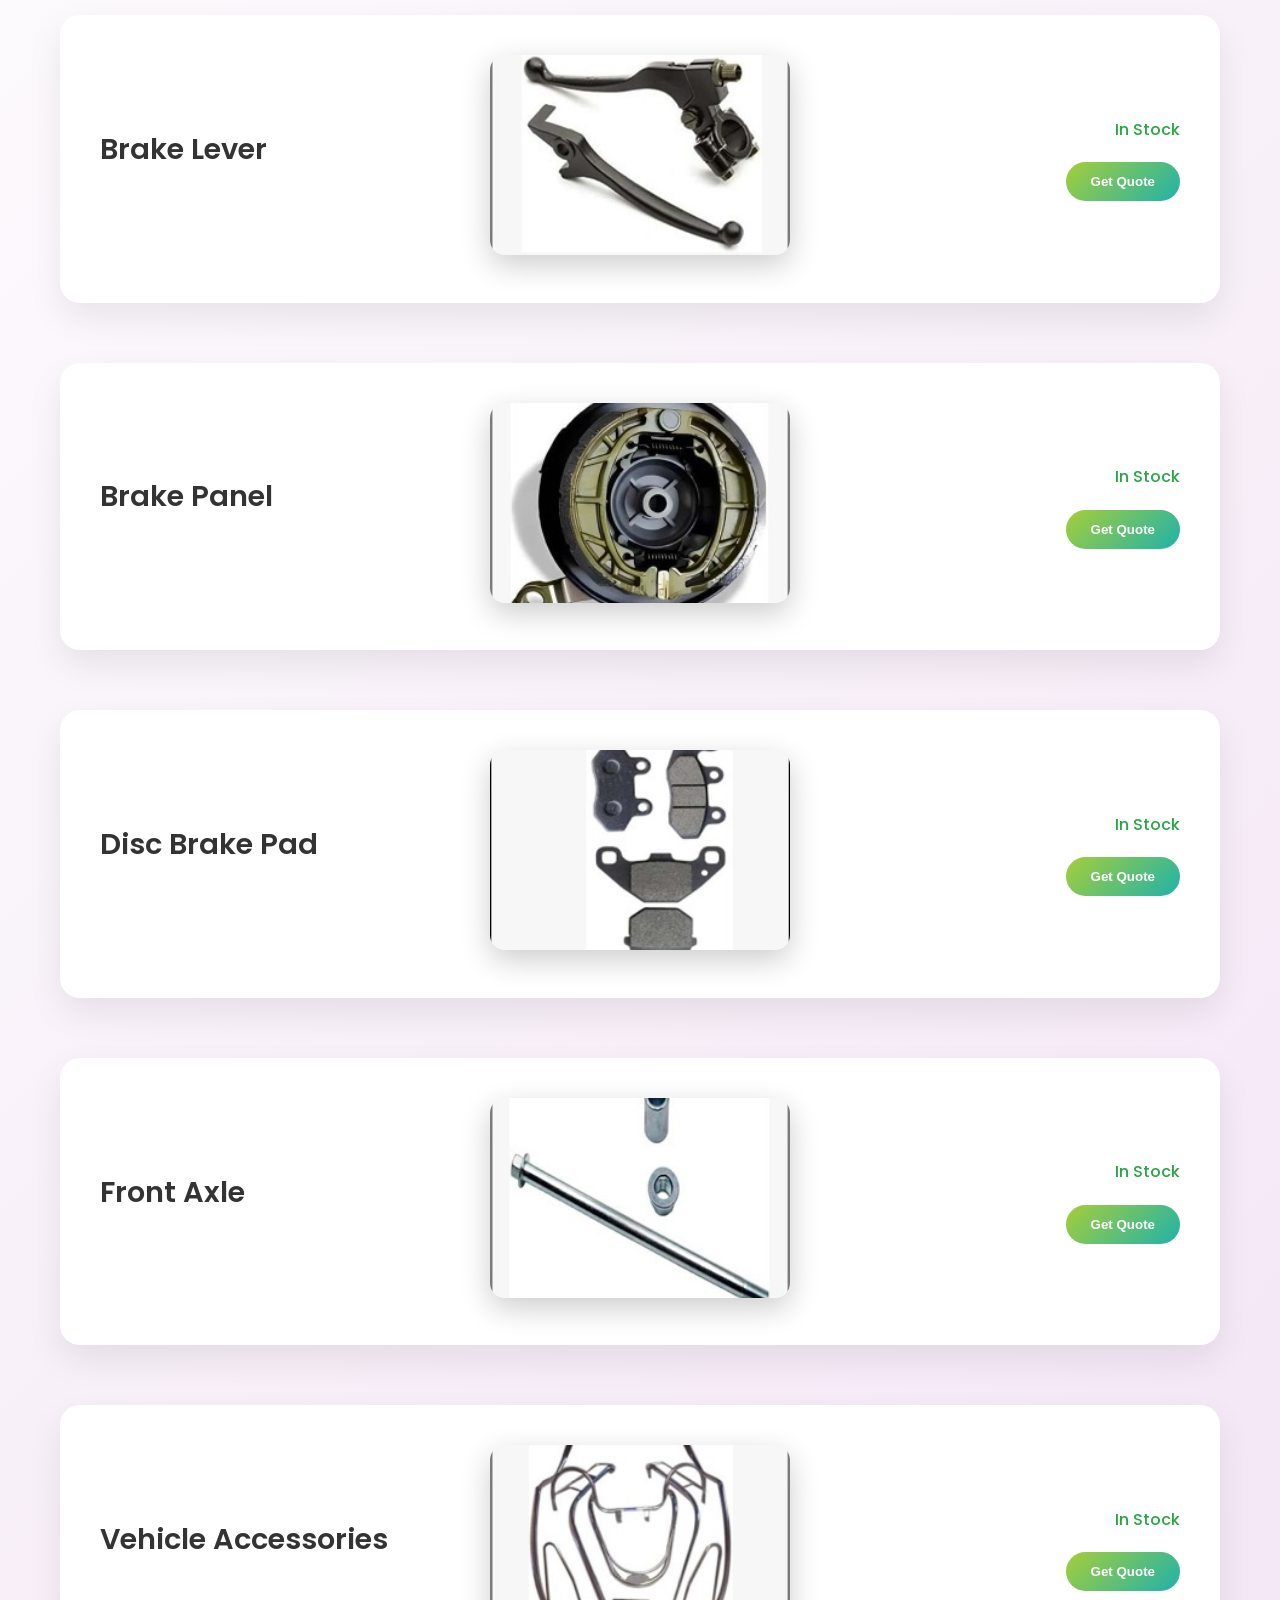
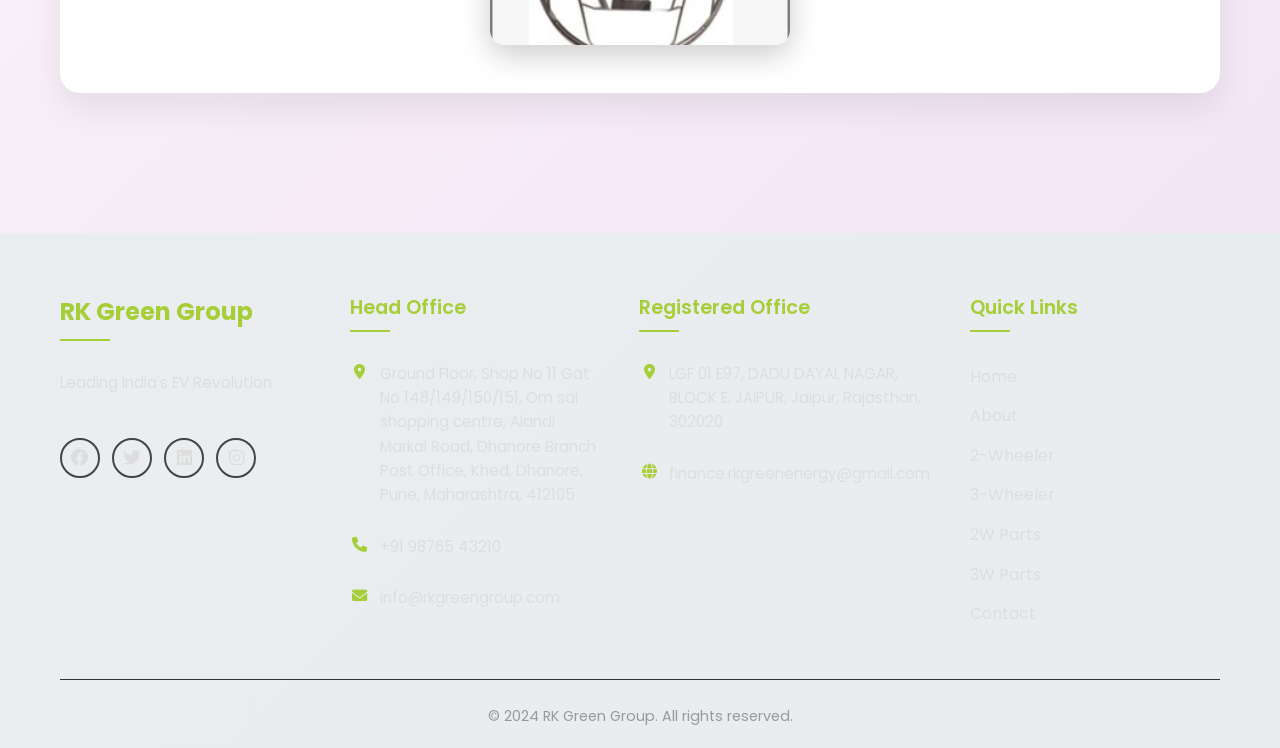
<file: 2w-spare-parts-clean.html>
<!DOCTYPE html>
<html lang="en">
<head>
    <meta charset="UTF-8">
    <meta name="viewport" content="width=device-width, initial-scale=1.0">
    <title>Two Wheeler Spare Parts - RK Green Group</title>
    <link rel="icon" type="image/png" href="Images/Logo-removebg.png">
    <link rel="stylesheet" href="styles.css">
    <link rel="stylesheet" href="spare-parts.css">
    <link href="https://fonts.googleapis.com/css2?family=Poppins:wght@300;400;500;600;700&display=swap" rel="stylesheet">
    <link rel="stylesheet" href="https://cdnjs.cloudflare.com/ajax/libs/font-awesome/6.0.0/css/all.min.css">
</head>
<body>
    <nav class="navbar">
        <div class="nav-container">
            <div class="nav-logo">
                <img src="Images/Logo-removebg.png" alt="RK Green Logo">
            </div>
<div class="hamburger">
                <span></span>
                <span></span>
                <span></span>
            </div>
            <ul class="nav-menu">
                <li><a href="index.html">Home</a></li>
                <li><a href="./about/about.html">About</a></li>
                <li><a href="./two-wheeler/two-wheeler.html">2-Wheelers</a></li>
                <li><a href="./three-wheeler/three-wheeler.html">3-Wheelers</a></li>
                <li><a href="2w-spare-parts.html" class="active">2W Parts</a></li>
                <li><a href="3w-spare-parts.html">3W Parts</a></li>
                <li><a href="./contact/contact.html">Contact</a></li>
            </ul>
        </div>
    </nav>

    <div class="hero-banner">
        <div class="hero-content">
            <h1>Two Wheeler Spare Parts</h1>
            <p>Premium Quality Electrical & Mechanical Components</p>
        </div>
    </div>

    <section class="parts-section electrical">
        <div class="container">
            <div class="section-header">
                <h2>Electrical Components</h2>
                <p>High-Performance Electric Parts for 2-Wheelers</p>
            </div>
            
            <div class="part-item">
                <div class="part-info">
                    <h3>HUB Motor</h3>
                </div>
                <div class="part-image">
                    <img src="2 wheeler electrical/2 wheeler electrical/HUB Motor.jpeg" alt="HUB Motor">
                </div>
                <div class="part-details">
                    <div class="availability">In Stock</div>
                    <button class="inquiry-btn">Get Quote</button>
                </div>
            </div>

            <div class="part-item">
                <div class="part-info">
                    <h3>Motor Controller</h3>
                </div>
                <div class="part-image">
                    <img src="2 wheeler electrical/2 wheeler electrical/Motor Controller.jpeg" alt="Motor Controller">
                </div>
                <div class="part-details">
                    <div class="availability">In Stock</div>
                    <button class="inquiry-btn">Get Quote</button>
                </div>
            </div>

            <div class="part-item">
                <div class="part-info">
                    <h3>Vehicle Charger</h3>
                </div>
                <div class="part-image">
                    <img src="2 wheeler electrical/2 wheeler electrical/Vehicle Charger.jpeg" alt="Vehicle Charger">
                </div>
                <div class="part-details">
                    <div class="availability">In Stock</div>
                    <button class="inquiry-btn">Get Quote</button>
                </div>
            </div>

            <div class="part-item">
                <div class="part-info">
                    <h3>Headlamp</h3>
                </div>
                <div class="part-image">
                    <img src="2 wheeler electrical/2 wheeler electrical/Headlamp.jpeg" alt="Headlamp">
                </div>
                <div class="part-details">
                    <div class="availability">In Stock</div>
                    <button class="inquiry-btn">Get Quote</button>
                </div>
            </div>

            <div class="part-item">
                <div class="part-info">
                    <h3>Cluster (Speedometer)</h3>
                </div>
                <div class="part-image">
                    <img src="2 wheeler electrical/2 wheeler electrical/Cluster.jpeg" alt="Cluster">
                </div>
                <div class="part-details">
                    <div class="availability">In Stock</div>
                    <button class="inquiry-btn">Get Quote</button>
                </div>
            </div>

            <div class="part-item">
                <div class="part-info">
                    <h3>Throttle</h3>
                </div>
                <div class="part-image">
                    <img src="2 wheeler electrical/2 wheeler electrical/Throttle.jpeg" alt="Throttle">
                </div>
                <div class="part-details">
                    <div class="availability">In Stock</div>
                    <button class="inquiry-btn">Get Quote</button>
                </div>
            </div>

            <div class="part-item">
                <div class="part-info">
                    <h3>Combination Switch</h3>
                </div>
                <div class="part-image">
                    <img src="2 wheeler electrical/2 wheeler electrical/Combination Switch.jpeg" alt="Combination Switch">
                </div>
                <div class="part-details">
                    <div class="availability">In Stock</div>
                    <button class="inquiry-btn">Get Quote</button>
                </div>
            </div>

            <div class="part-item">
                <div class="part-info">
                    <h3>Main Harness</h3>
                </div>
                <div class="part-image">
                    <img src="2 wheeler electrical/2 wheeler electrical/Main Harness.jpeg" alt="Main Harness">
                </div>
                <div class="part-details">
                    <div class="availability">In Stock</div>
                    <button class="inquiry-btn">Get Quote</button>
                </div>
            </div>

            <div class="part-item">
                <div class="part-info">
                    <h3>Rear Tail Lamp</h3>
                </div>
                <div class="part-image">
                    <img src="2 wheeler electrical/2 wheeler electrical/Rear tail lamp.jpeg" alt="Rear Tail Lamp">
                </div>
                <div class="part-details">
                    <div class="availability">In Stock</div>
                    <button class="inquiry-btn">Get Quote</button>
                </div>
            </div>

            <div class="part-item">
                <div class="part-info">
                    <h3>Direction Indicator</h3>
                </div>
                <div class="part-image">
                    <img src="2 wheeler electrical/2 wheeler electrical/Direction indicator.jpeg" alt="Direction Indicator">
                </div>
                <div class="part-details">
                    <div class="availability">In Stock</div>
                    <button class="inquiry-btn">Get Quote</button>
                </div>
            </div>

            <div class="part-item">
                <div class="part-info">
                    <h3>Converter</h3>
                </div>
                <div class="part-image">
                    <img src="2 wheeler electrical/2 wheeler electrical/Converter.jpeg" alt="Converter">
                </div>
                <div class="part-details">
                    <div class="availability">In Stock</div>
                    <button class="inquiry-btn">Get Quote</button>
                </div>
            </div>

            <div class="part-item">
                <div class="part-info">
                    <h3>Flasher</h3>
                </div>
                <div class="part-image">
                    <img src="2 wheeler electrical/2 wheeler electrical/flasher.jpeg" alt="Flasher">
                </div>
                <div class="part-details">
                    <div class="availability">In Stock</div>
                    <button class="inquiry-btn">Get Quote</button>
                </div>
            </div>

            <div class="part-item">
                <div class="part-info">
                    <h3>Throttle with Combination Switch</h3>
                </div>
                <div class="part-image">
                    <img src="2 wheeler electrical/2 wheeler electrical/Throttle with combination switch.jpeg" alt="Throttle with Combination Switch">
                </div>
                <div class="part-details">
                    <div class="availability">In Stock</div>
                    <button class="inquiry-btn">Get Quote</button>
                </div>
            </div>

            <div class="part-item">
                <div class="part-info">
                    <h3>Seat Lock Cable</h3>
                </div>
                <div class="part-image">
                    <img src="2 wheeler electrical/2 wheeler electrical/Seat Lock Cable .jpeg" alt="Seat Lock Cable">
                </div>
                <div class="part-details">
                    <div class="availability">In Stock</div>
                    <button class="inquiry-btn">Get Quote</button>
                </div>
            </div>

            <div class="part-item">
                <div class="part-info">
                    <h3>Seat Lock Plate</h3>
                </div>
                <div class="part-image">
                    <img src="2 wheeler electrical/2 wheeler electrical/Seat Lock Plate .jpeg" alt="Seat Lock Plate">
                </div>
                <div class="part-details">
                    <div class="availability">In Stock</div>
                    <button class="inquiry-btn">Get Quote</button>
                </div>
            </div>

            <div class="part-item">
                <div class="part-info">
                    <h3>Side Stand Spring</h3>
                </div>
                <div class="part-image">
                    <img src="2 wheeler electrical/2 wheeler electrical/Side Stand Spring.jpeg" alt="Side Stand Spring">
                </div>
                <div class="part-details">
                    <div class="availability">In Stock</div>
                    <button class="inquiry-btn">Get Quote</button>
                </div>
            </div>
        </div>
    </section>

    <section class="parts-section mechanical">
        <div class="container">
            <div class="section-header">
                <h2>Mechanical Components</h2>
                <p>Durable Mechanical Parts for Enhanced Performance</p>
            </div>
            
            <div class="part-item">
                <div class="part-info">
                    <h3>Front Suspension</h3>
                </div>
                <div class="part-image">
                    <img src="2w MECHANICAL/2w MECHANICAL/Front suspension.jpeg" alt="Front Suspension">
                </div>
                <div class="part-details">
                    <div class="availability">In Stock</div>
                    <button class="inquiry-btn">Get Quote</button>
                </div>
            </div>

            <div class="part-item">
                <div class="part-info">
                    <h3>Rear Shock Absorber</h3>
                </div>
                <div class="part-image">
                    <img src="2w MECHANICAL/2w MECHANICAL/Rear shock absorber.jpeg" alt="Rear Shock Absorber">
                </div>
                <div class="part-details">
                    <div class="availability">In Stock</div>
                    <button class="inquiry-btn">Get Quote</button>
                </div>
            </div>

            <div class="part-item">
                <div class="part-info">
                    <h3>Disc Brake Set Up</h3>
                </div>
                <div class="part-image">
                    <img src="2w MECHANICAL/2w MECHANICAL/Disc Brake set up.jpeg" alt="Disc Brake Set Up">
                </div>
                <div class="part-details">
                    <div class="availability">In Stock</div>
                    <button class="inquiry-btn">Get Quote</button>
                </div>
            </div>

            <div class="part-item">
                <div class="part-info">
                    <h3>Chassis</h3>
                </div>
                <div class="part-image">
                    <img src="2w MECHANICAL/2w MECHANICAL/Chassis.jpeg" alt="Chassis">
                </div>
                <div class="part-details">
                    <div class="availability">Made to Order</div>
                    <button class="inquiry-btn">Get Quote</button>
                </div>
            </div>

            <div class="part-item">
                <div class="part-info">
                    <h3>Rim</h3>
                </div>
                <div class="part-image">
                    <img src="2w MECHANICAL/2w MECHANICAL/Rim.jpeg" alt="Rim">
                </div>
                <div class="part-details">
                    <div class="availability">In Stock</div>
                    <button class="inquiry-btn">Get Quote</button>
                </div>
            </div>

            <div class="part-item">
                <div class="part-info">
                    <h3>Tyre</h3>
                </div>
                <div class="part-image">
                    <img src="2w MECHANICAL/2w MECHANICAL/Tyer.jpeg" alt="Tyre">
                </div>
                <div class="part-details">
                    <div class="availability">In Stock</div>
                    <button class="inquiry-btn">Get Quote</button>
                </div>
            </div>

            <div class="part-item">
                <div class="part-info">
                    <h3>Body Panels</h3>
                </div>
                <div class="part-image">
                    <img src="2w MECHANICAL/2w MECHANICAL/Body panels.jpeg" alt="Body Panels">
                </div>
                <div class="part-details">
                    <div class="availability">In Stock</div>
                    <button class="inquiry-btn">Get Quote</button>
                </div>
            </div>

            <div class="part-item">
                <div class="part-info">
                    <h3>Main Stand</h3>
                </div>
                <div class="part-image">
                    <img src="2w MECHANICAL/2w MECHANICAL/Main Stand.jpeg" alt="Main Stand">
                </div>
                <div class="part-details">
                    <div class="availability">In Stock</div>
                    <button class="inquiry-btn">Get Quote</button>
                </div>
            </div>

            <div class="part-item">
                <div class="part-info">
                    <h3>Side Stand</h3>
                </div>
                <div class="part-image">
                    <img src="2w MECHANICAL/2w MECHANICAL/Side Stand.jpeg" alt="Side Stand">
                </div>
                <div class="part-details">
                    <div class="availability">In Stock</div>
                    <button class="inquiry-btn">Get Quote</button>
                </div>
            </div>

            <div class="part-item">
                <div class="part-info">
                    <h3>Mirror</h3>
                </div>
                <div class="part-image">
                    <img src="2w MECHANICAL/2w MECHANICAL/Mirror.jpeg" alt="Mirror">
                </div>
                <div class="part-details">
                    <div class="availability">In Stock</div>
                    <button class="inquiry-btn">Get Quote</button>
                </div>
            </div>

            <div class="part-item">
                <div class="part-info">
                    <h3>Brake Cable</h3>
                </div>
                <div class="part-image">
                    <img src="2w MECHANICAL/2w MECHANICAL/Brake cable.jpeg" alt="Brake Cable">
                </div>
                <div class="part-details">
                    <div class="availability">In Stock</div>
                    <button class="inquiry-btn">Get Quote</button>
                </div>
            </div>

            <div class="part-item">
                <div class="part-info">
                    <h3>Brake Liner</h3>
                </div>
                <div class="part-image">
                    <img src="2w MECHANICAL/2w MECHANICAL/Brake liner.jpeg" alt="Brake Liner">
                </div>
                <div class="part-details">
                    <div class="availability">In Stock</div>
                    <button class="inquiry-btn">Get Quote</button>
                </div>
            </div>

            <div class="part-item">
                <div class="part-info">
                    <h3>Bottom Fork</h3>
                </div>
                <div class="part-image">
                    <img src="2w MECHANICAL/2w MECHANICAL/Bottom Fork.jpeg" alt="Bottom Fork">
                </div>
                <div class="part-details">
                    <div class="availability">In Stock</div>
                    <button class="inquiry-btn">Get Quote</button>
                </div>
            </div>

            <div class="part-item">
                <div class="part-info">
                    <h3>Brake Lever</h3>
                </div>
                <div class="part-image">
                    <img src="2w MECHANICAL/2w MECHANICAL/Brake liver.jpeg" alt="Brake Lever">
                </div>
                <div class="part-details">
                    <div class="availability">In Stock</div>
                    <button class="inquiry-btn">Get Quote</button>
                </div>
            </div>

            <div class="part-item">
                <div class="part-info">
                    <h3>Brake Panel</h3>
                </div>
                <div class="part-image">
                    <img src="2w MECHANICAL/2w MECHANICAL/Brake panel.jpeg" alt="Brake Panel">
                </div>
                <div class="part-details">
                    <div class="availability">In Stock</div>
                    <button class="inquiry-btn">Get Quote</button>
                </div>
            </div>

            <div class="part-item">
                <div class="part-info">
                    <h3>Disc Brake Pad</h3>
                </div>
                <div class="part-image">
                    <img src="2w MECHANICAL/2w MECHANICAL/Disc Brake pad.jpeg" alt="Disc Brake Pad">
                </div>
                <div class="part-details">
                    <div class="availability">In Stock</div>
                    <button class="inquiry-btn">Get Quote</button>
                </div>
            </div>

            <div class="part-item">
                <div class="part-info">
                    <h3>Front Axle</h3>
                </div>
                <div class="part-image">
                    <img src="2w MECHANICAL/2w MECHANICAL/Front axel.jpeg" alt="Front Axle">
                </div>
                <div class="part-details">
                    <div class="availability">In Stock</div>
                    <button class="inquiry-btn">Get Quote</button>
                </div>
            </div>

            <div class="part-item">
                <div class="part-info">
                    <h3>Vehicle Accessories</h3>
                </div>
                <div class="part-image">
                    <img src="2w MECHANICAL/2w MECHANICAL/Vehicle Accessories.jpeg" alt="Vehicle Accessories">
                </div>
                <div class="part-details">
                    <div class="availability">In Stock</div>
                    <button class="inquiry-btn">Get Quote</button>
                </div>
            </div>
        </div>
    </section>

    <footer id="contact" class="footer">
        <div class="container">
            <div class="footer-content">
                <div class="footer-section">
                    <h3>RK Green Group</h3>
                    <p>Leading India's EV Revolution</p>
                    <div class="social-icons">
                        <a href="#"><i class="fab fa-facebook"></i></a>
                        <a href="#"><i class="fab fa-twitter"></i></a>
                        <a href="#"><i class="fab fa-linkedin"></i></a>
                        <a href="#"><i class="fab fa-instagram"></i></a>
                    </div>
                </div>
                <div class="footer-section">
                    <h4>Head Office</h4>
                    <p><i class="fas fa-map-marker-alt"></i> Ground Floor, Shop No 11 Gat No 148/149/150/151, Om sai shopping centre, Alandi Markal Road, Dhanore Branch Post Office, Khed, Dhanore, Pune, Maharashtra, 412105</p>
                    <p><i class="fas fa-phone"></i> +91 98765 43210</p>
                    <p><i class="fas fa-envelope"></i> info@rkgreengroup.com</p>
                </div>
                <div class="footer-section">
                    <h4>Registered Office</h4>
                    <p><i class="fas fa-map-marker-alt"></i> LGF 01 E97, DADU DAYAL NAGAR, BLOCK E, JAIPUR, Jaipur, Rajasthan, 302020</p>
                    <p><i class="fas fa-globe"></i> finance.rkgreenenergy@gmail.com</p>
                </div>
                <div class="footer-section">
                    <h4>Quick Links</h4>
                    <ul>
                        <li><a href="index.html">Home</a></li>
                        <li><a href="./about/about.html">About</a></li>
                        <li><a href="./two-wheeler/two-wheeler.html">2-Wheeler</a></li>
                        <li><a href="./three-wheeler/three-wheeler.html">3-Wheeler</a></li>
                        <li><a href="2w-spare-parts.html">2W Parts</a></li>
                        <li><a href="3w-spare-parts.html">3W Parts</a></li>
                        <li><a href="./contact/contact.html">Contact</a></li>
                    </ul>
                </div>
            </div>
            <div class="footer-bottom">
                <p>&copy; 2024 RK Green Group. All rights reserved.</p>
            </div>
        </div>
    </footer>
<script>
// Mobile Navigation
const hamburger = document.querySelector('.hamburger');
const navMenu = document.querySelector('.nav-menu');

if (hamburger && navMenu) {
    hamburger.addEventListener('click', () => {
        hamburger.classList.toggle('active');
        navMenu.classList.toggle('active');
    });

    document.querySelectorAll('.nav-menu a').forEach(link => {
        link.addEventListener('click', () => {
            hamburger.classList.remove('active');
            navMenu.classList.remove('active');
        });
    });
}
</script>
</body>
</html>
</file>
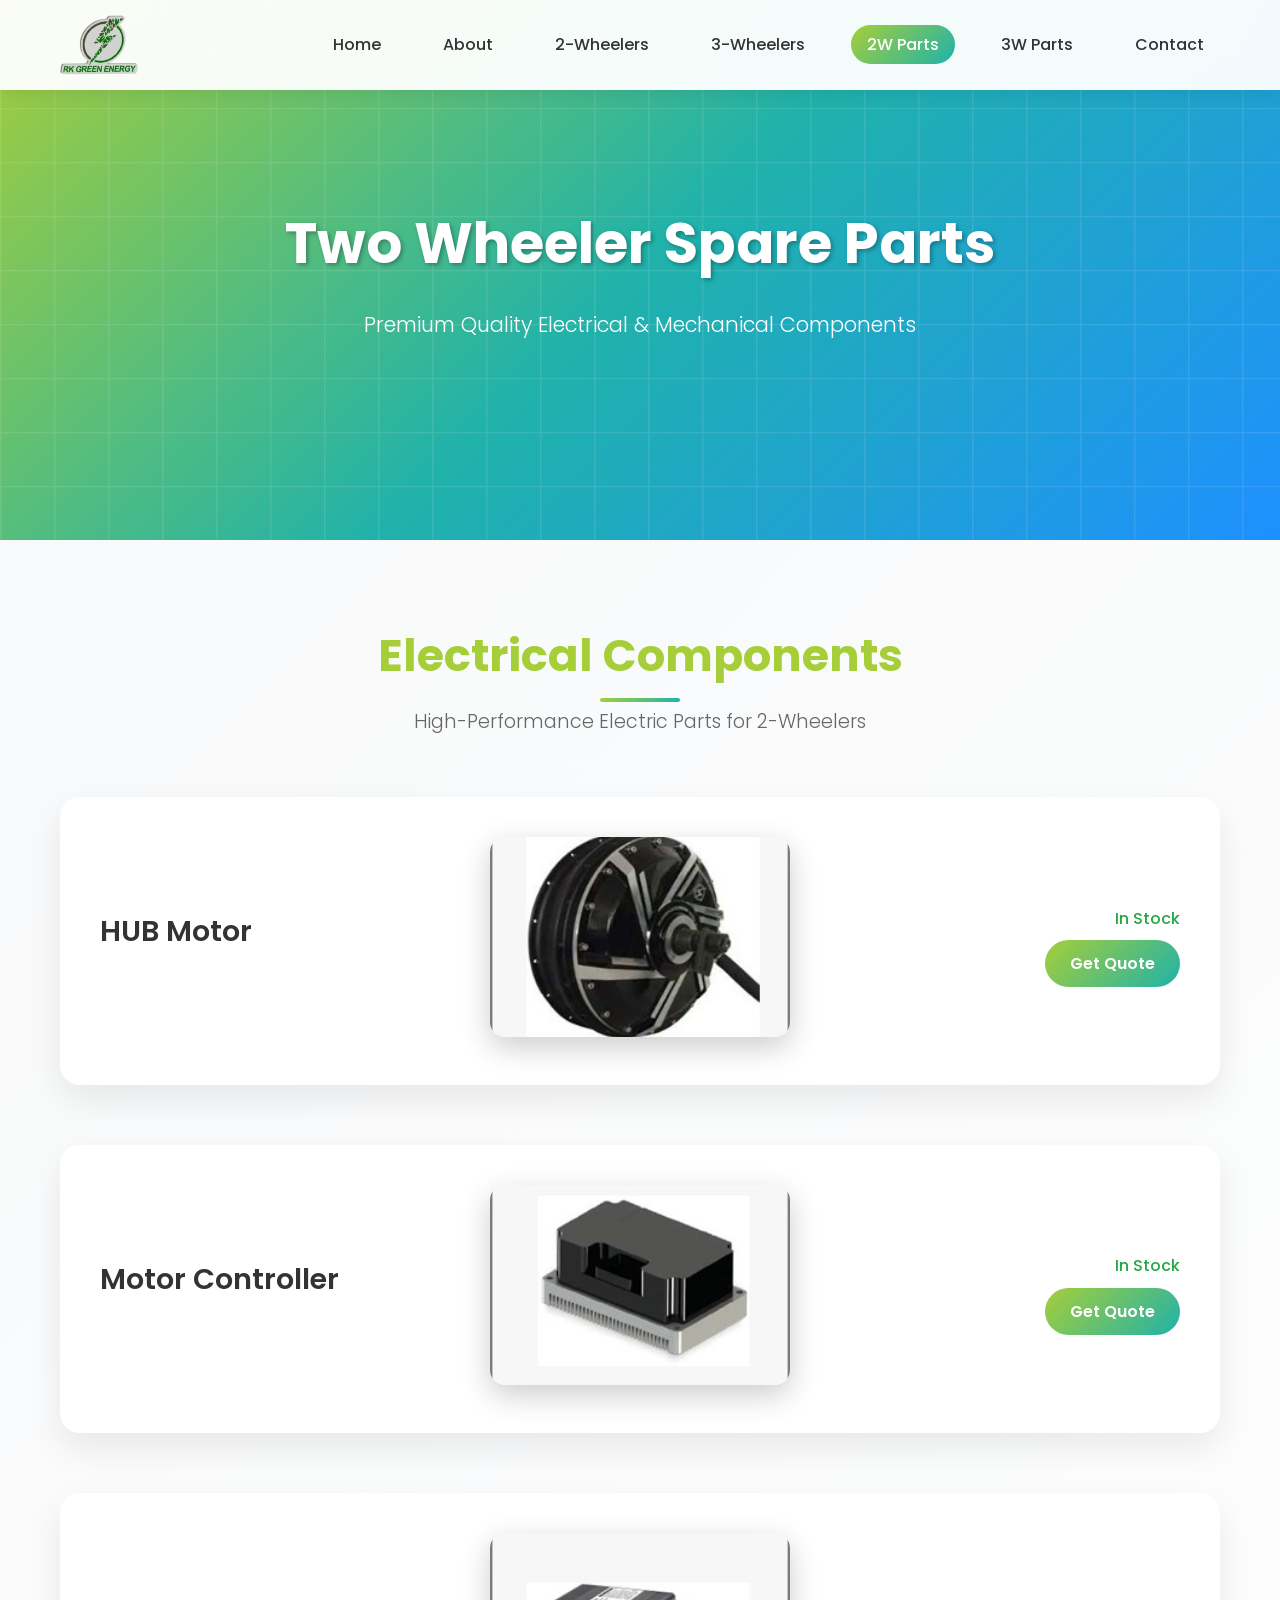
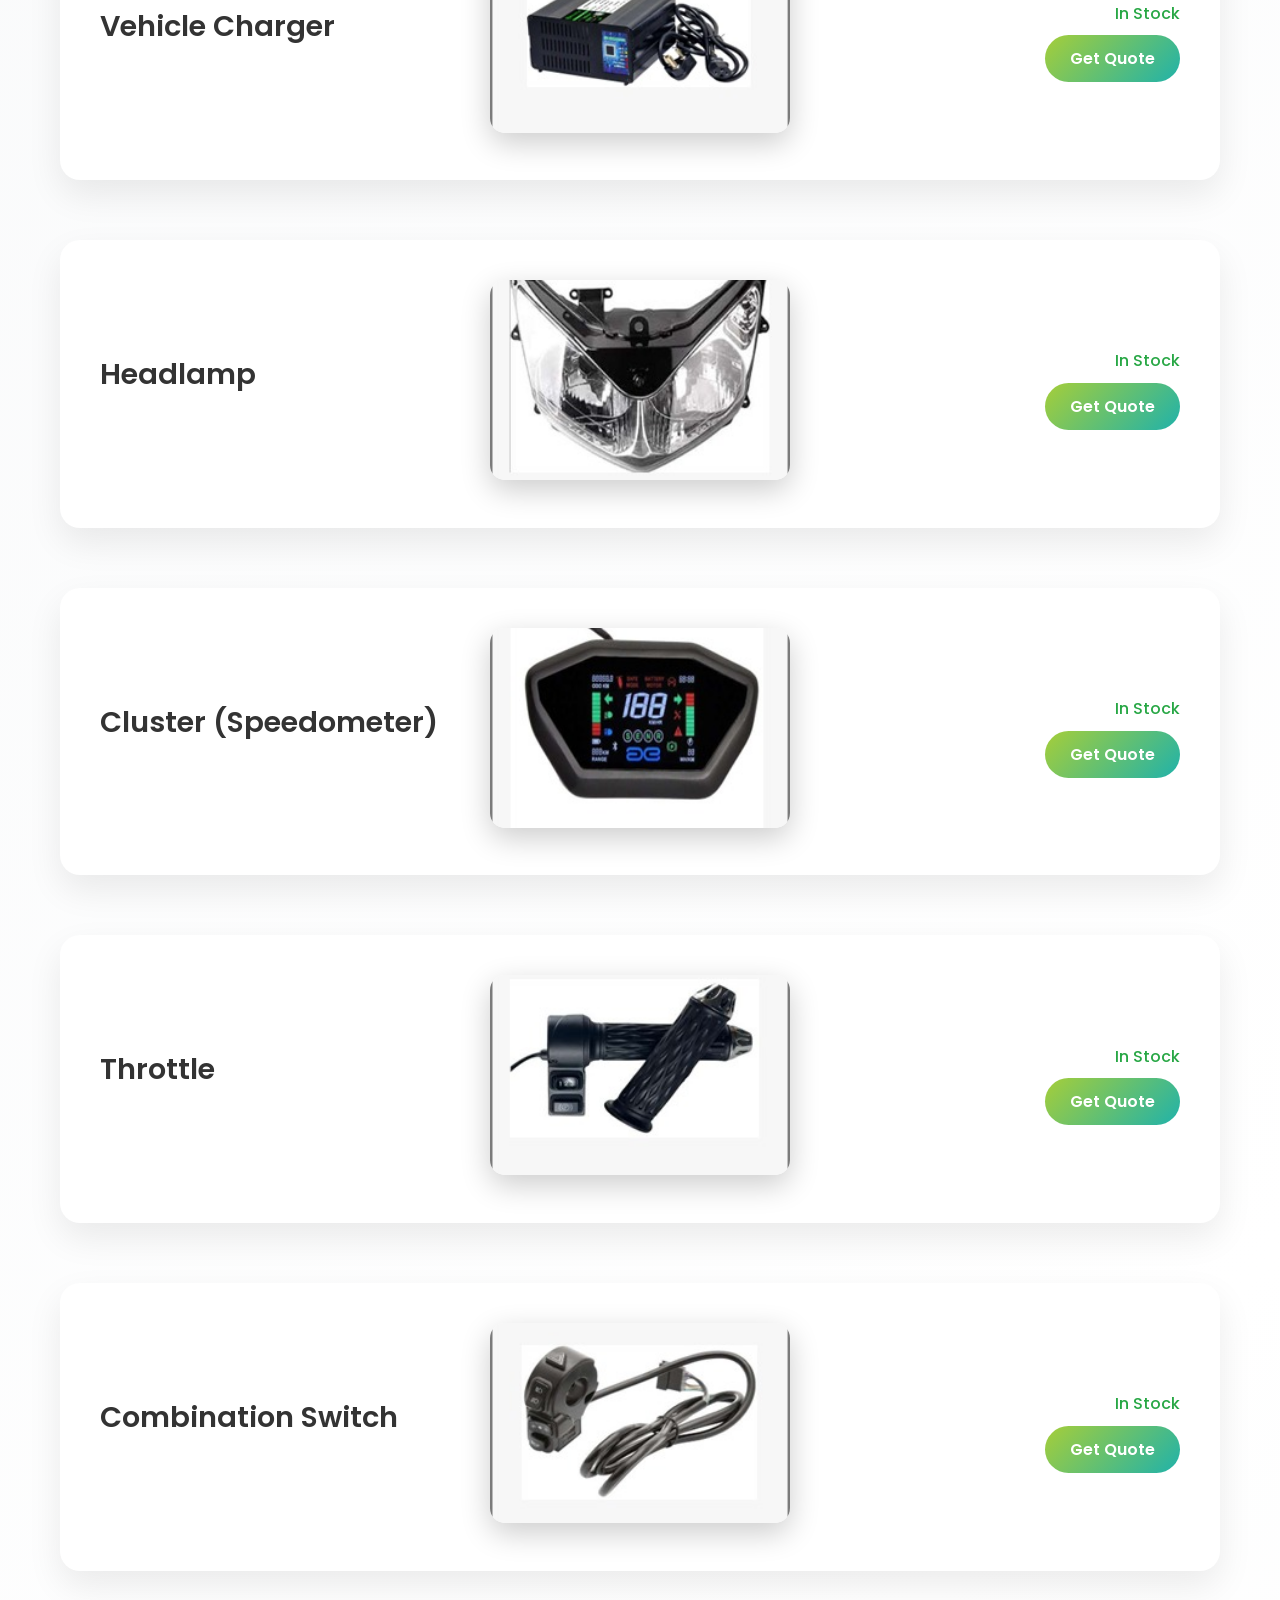
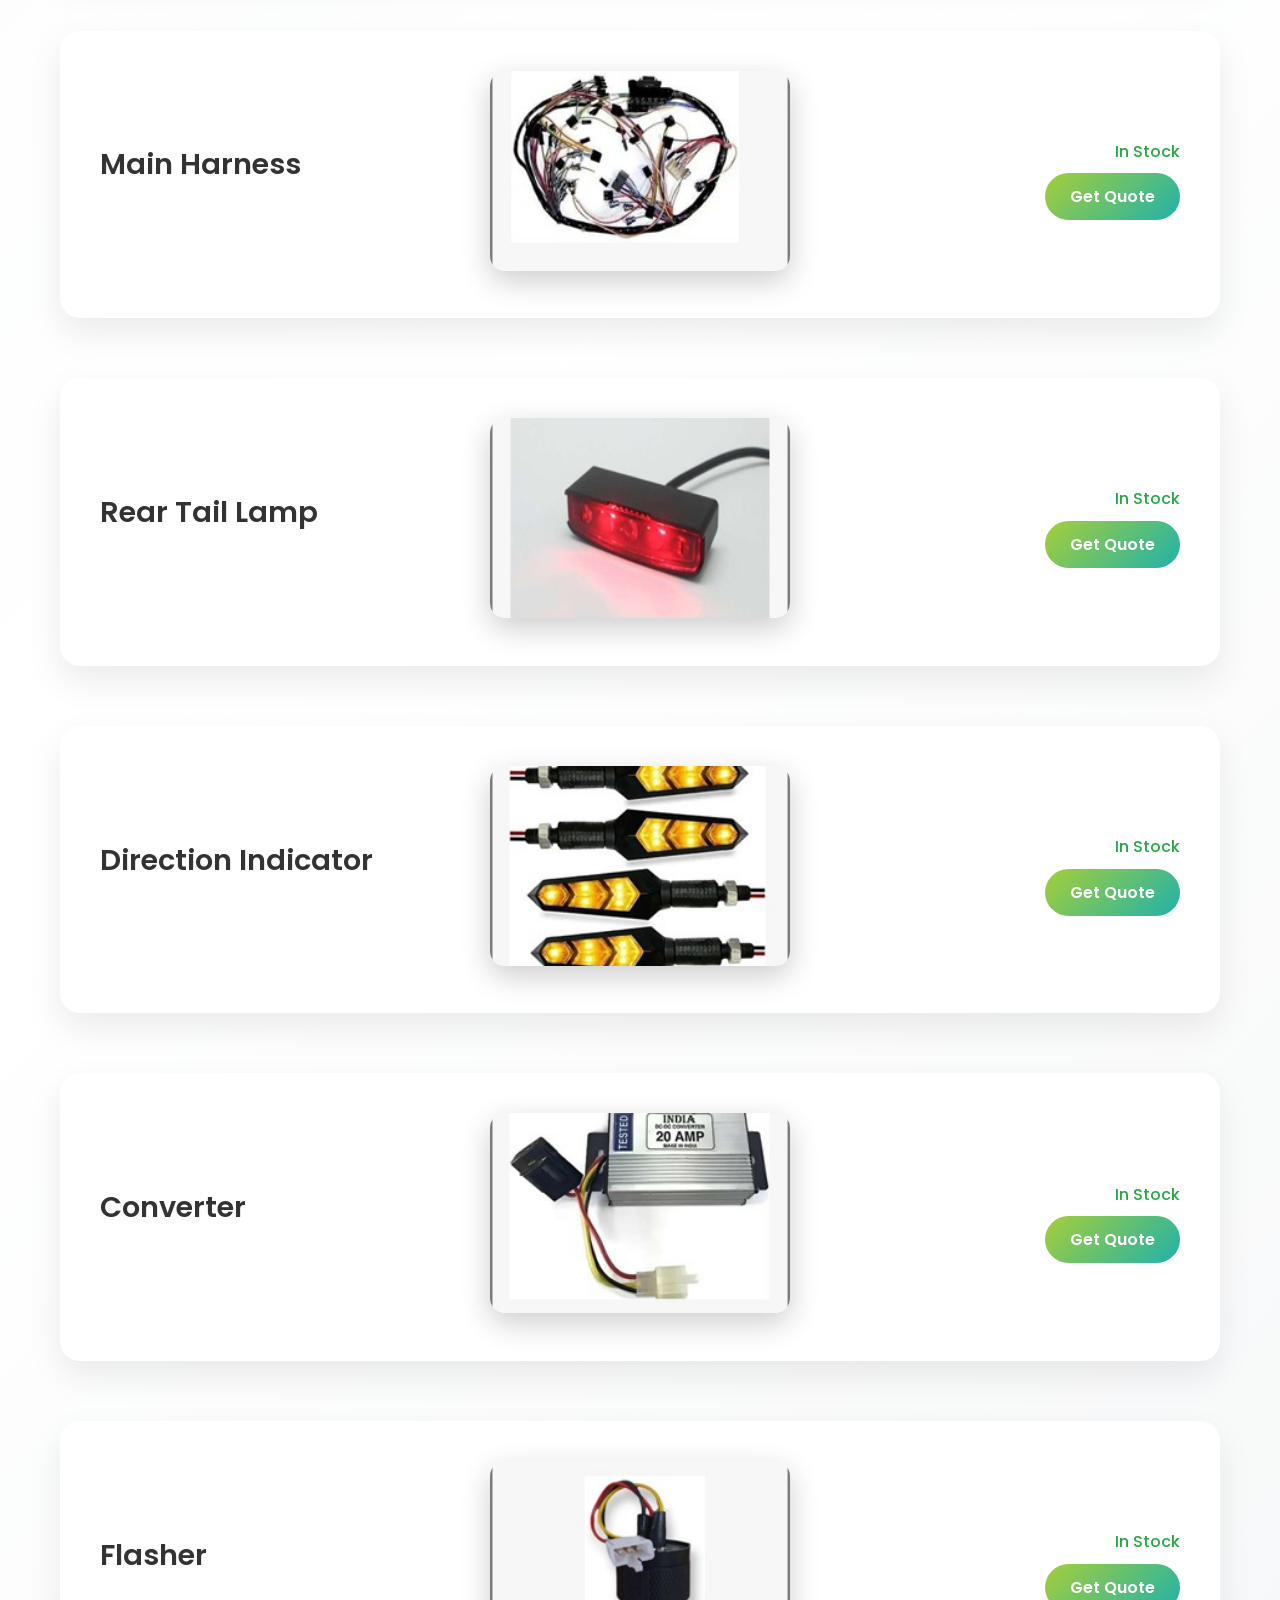
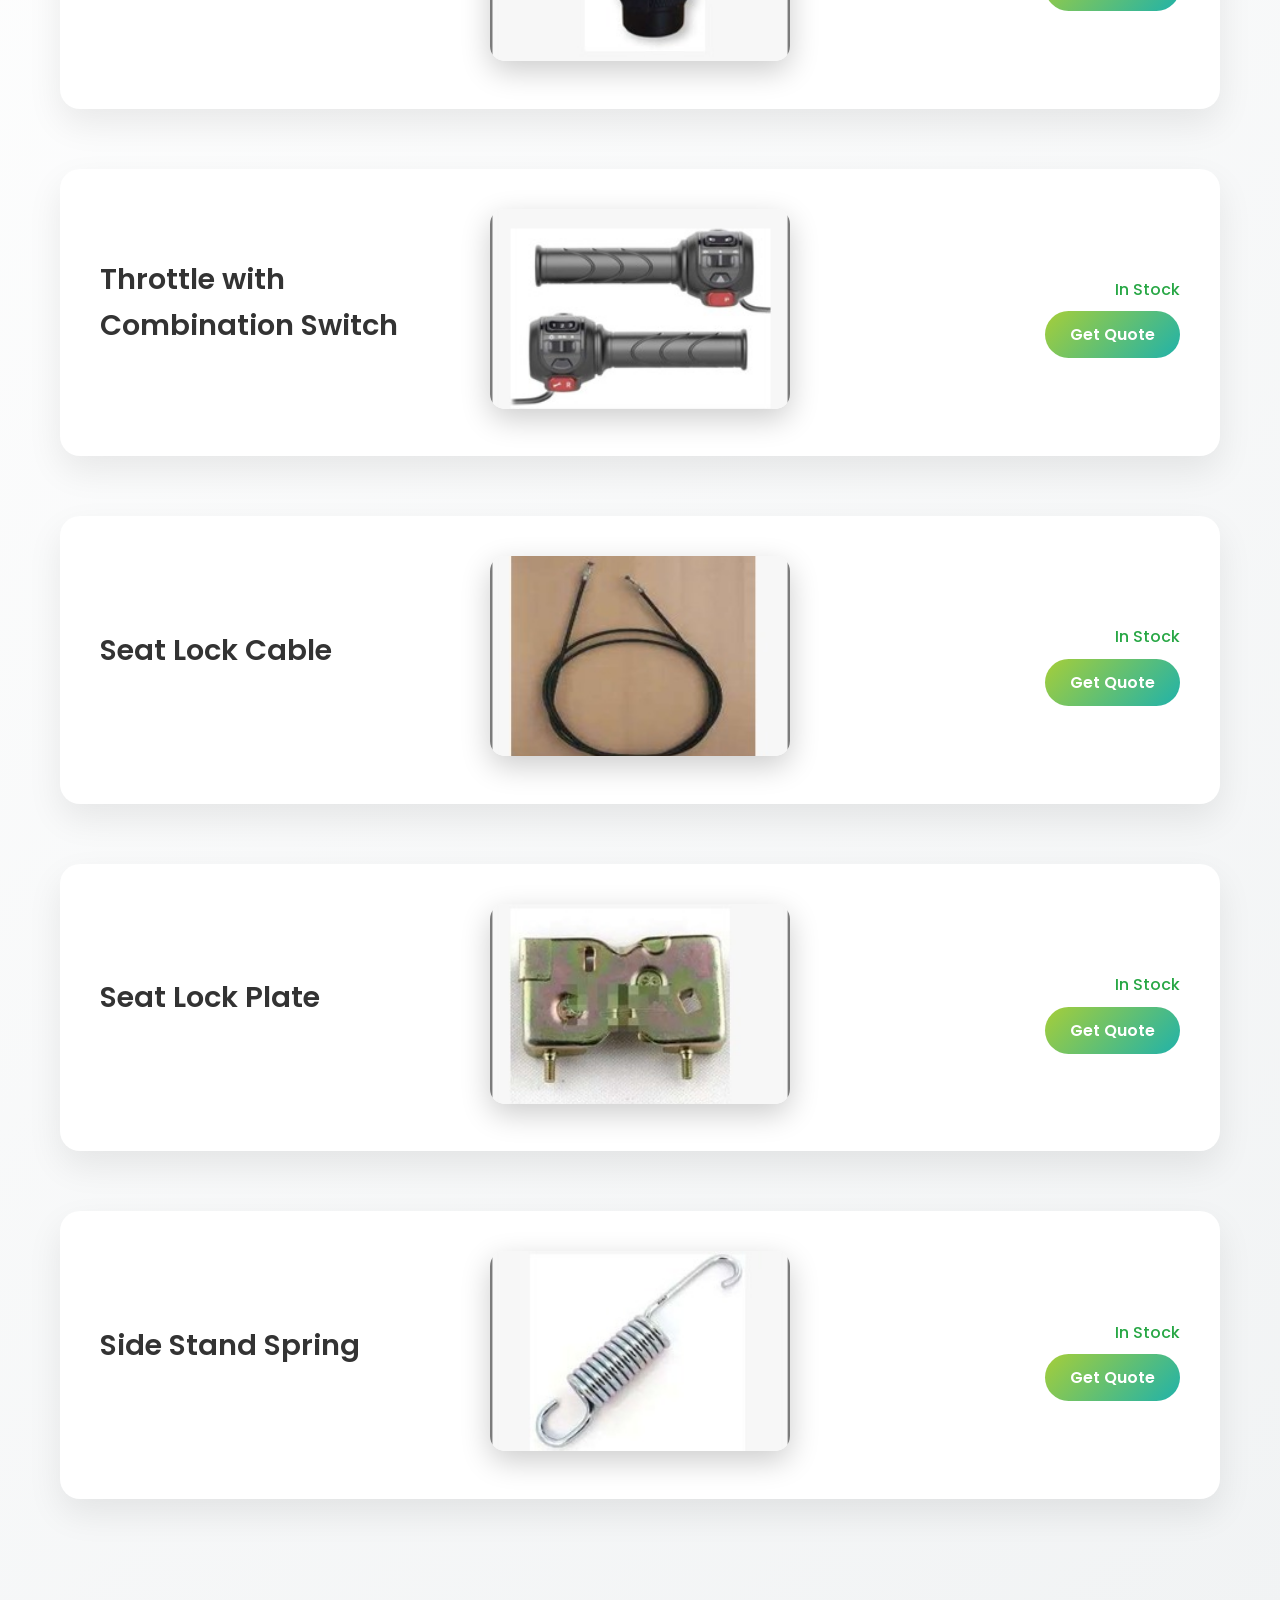
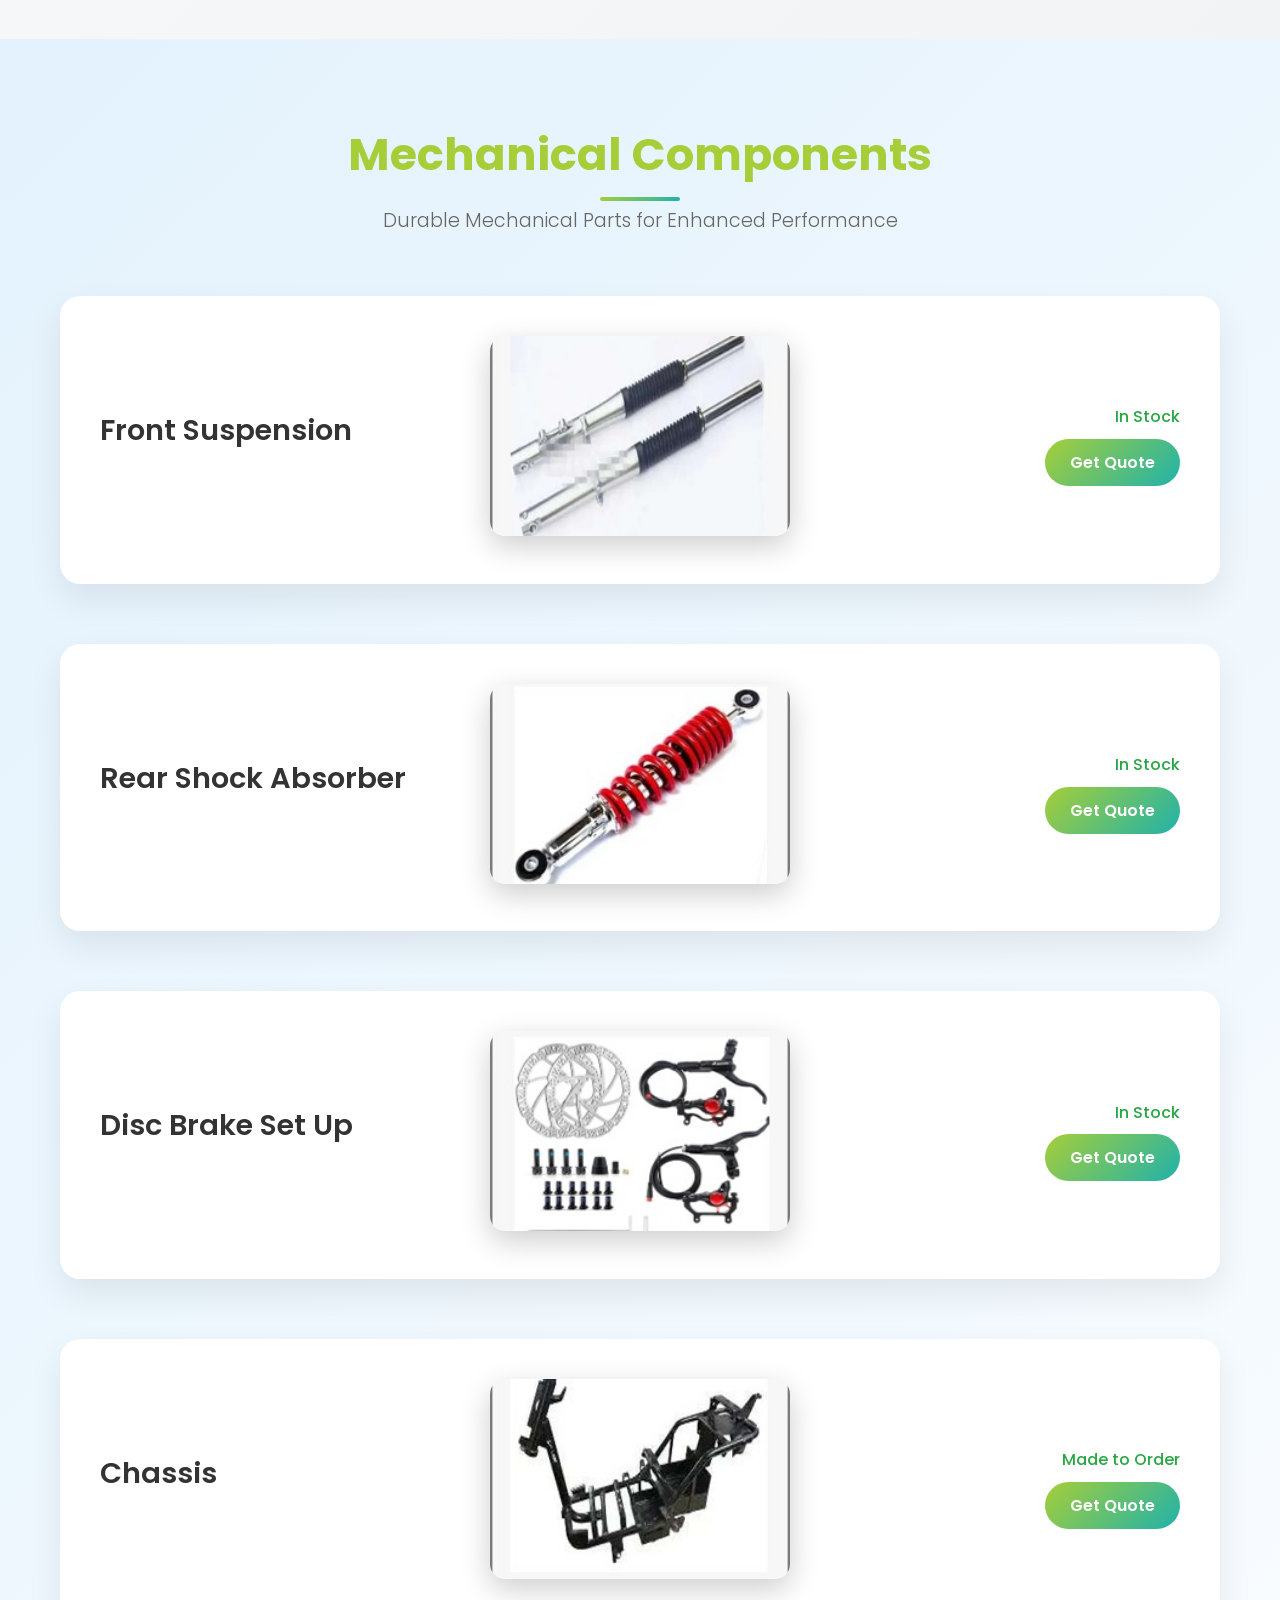
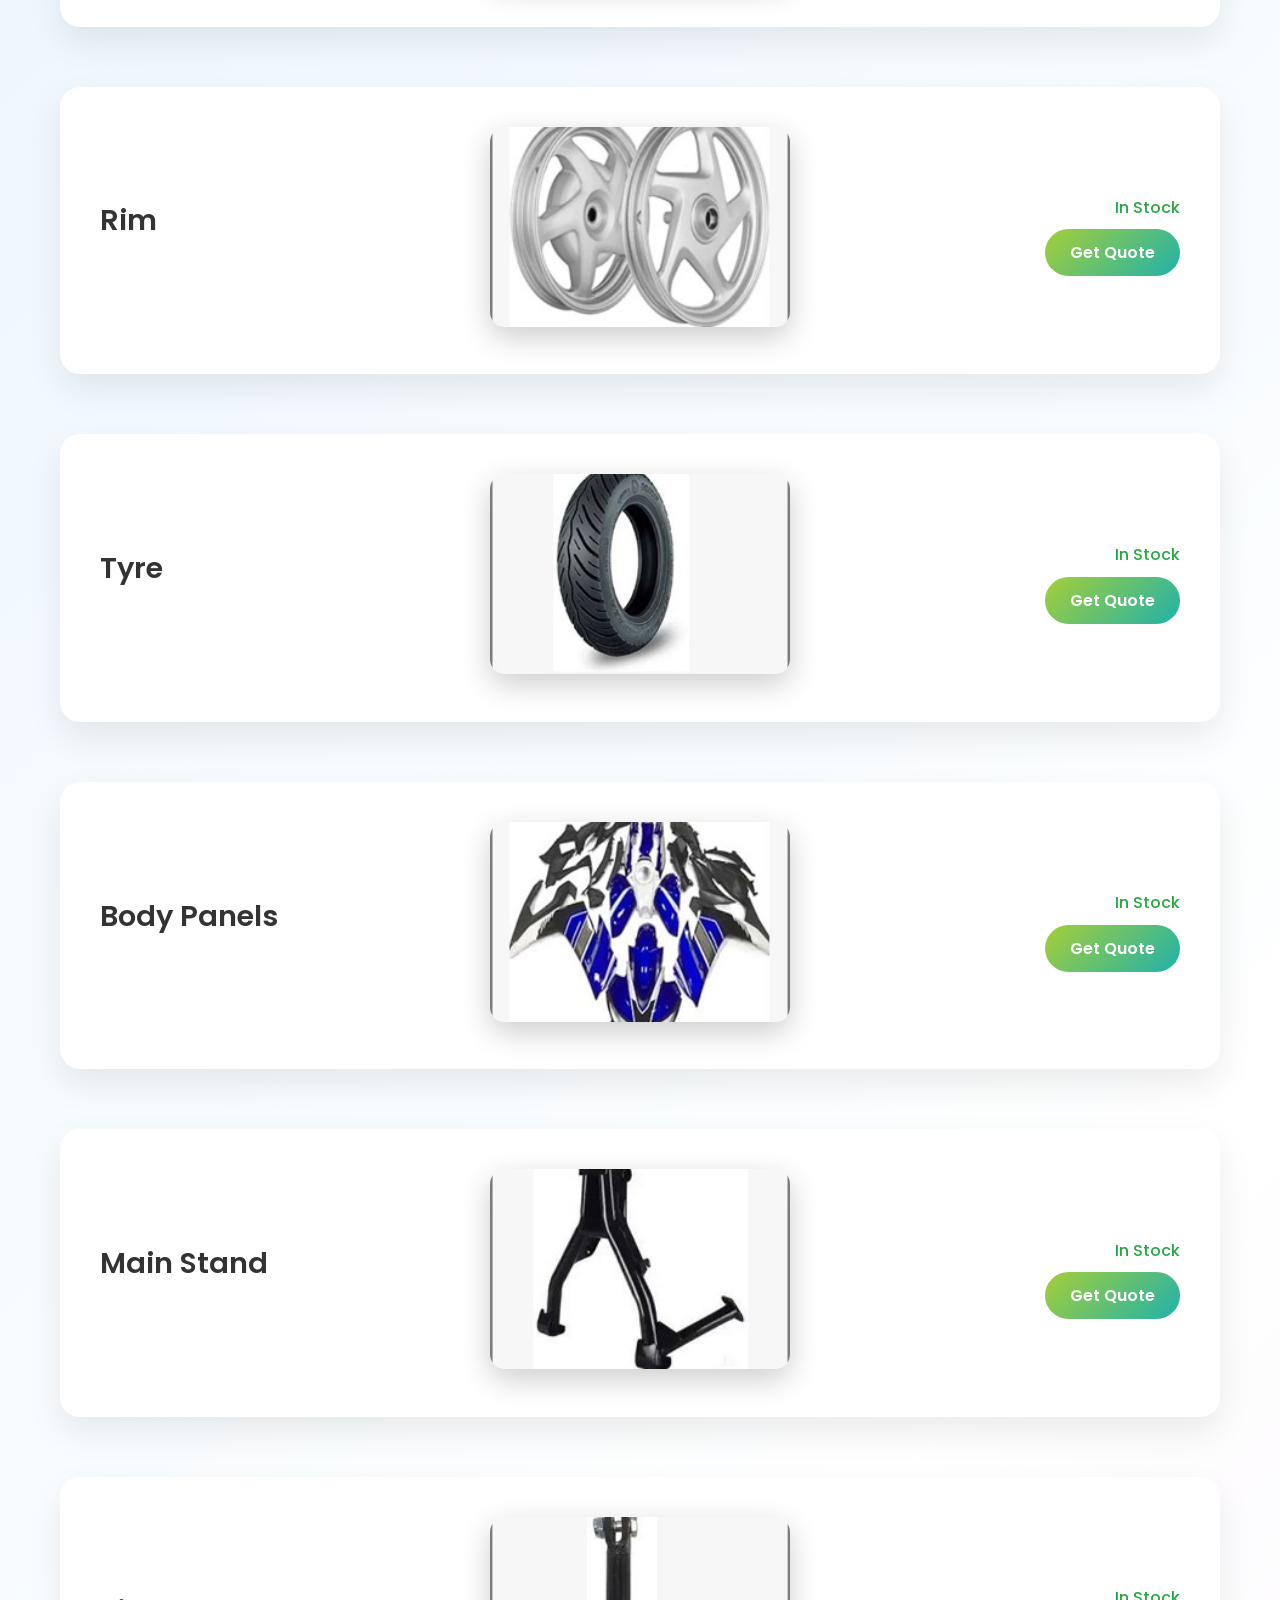
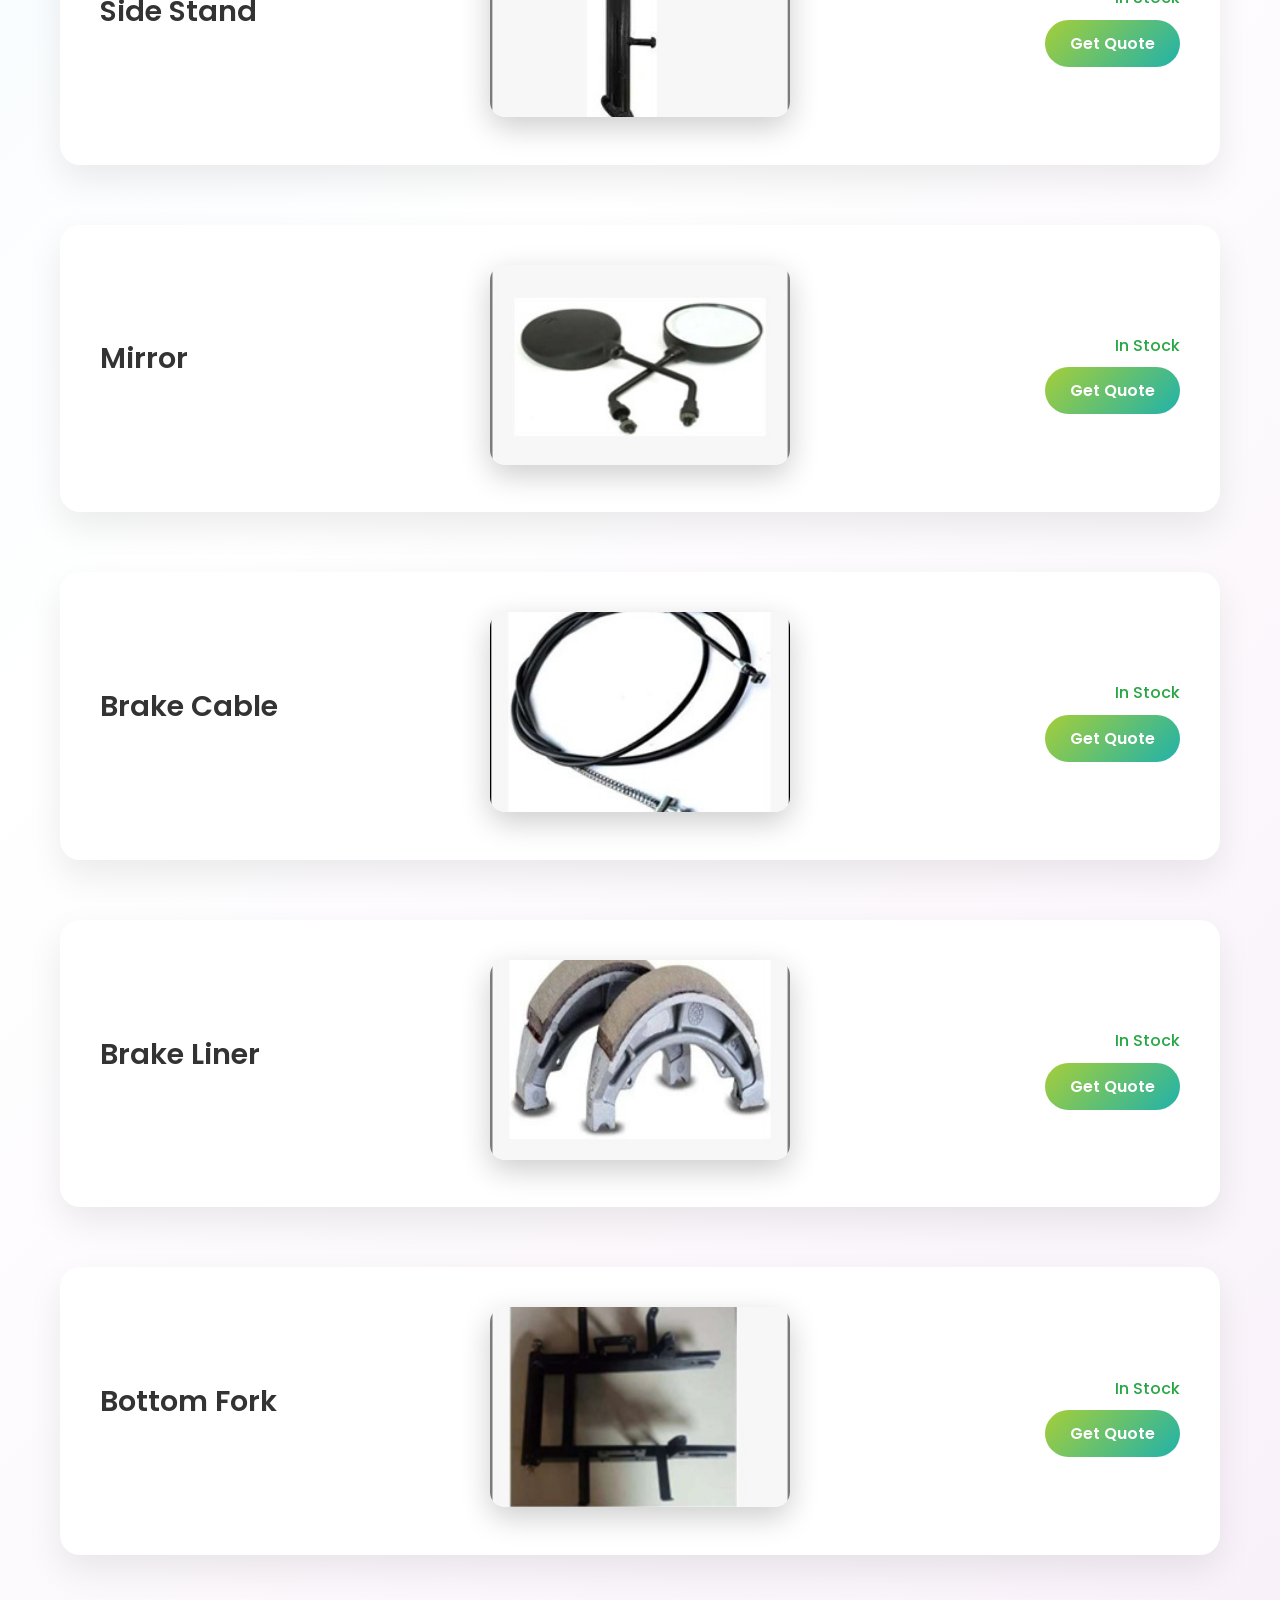
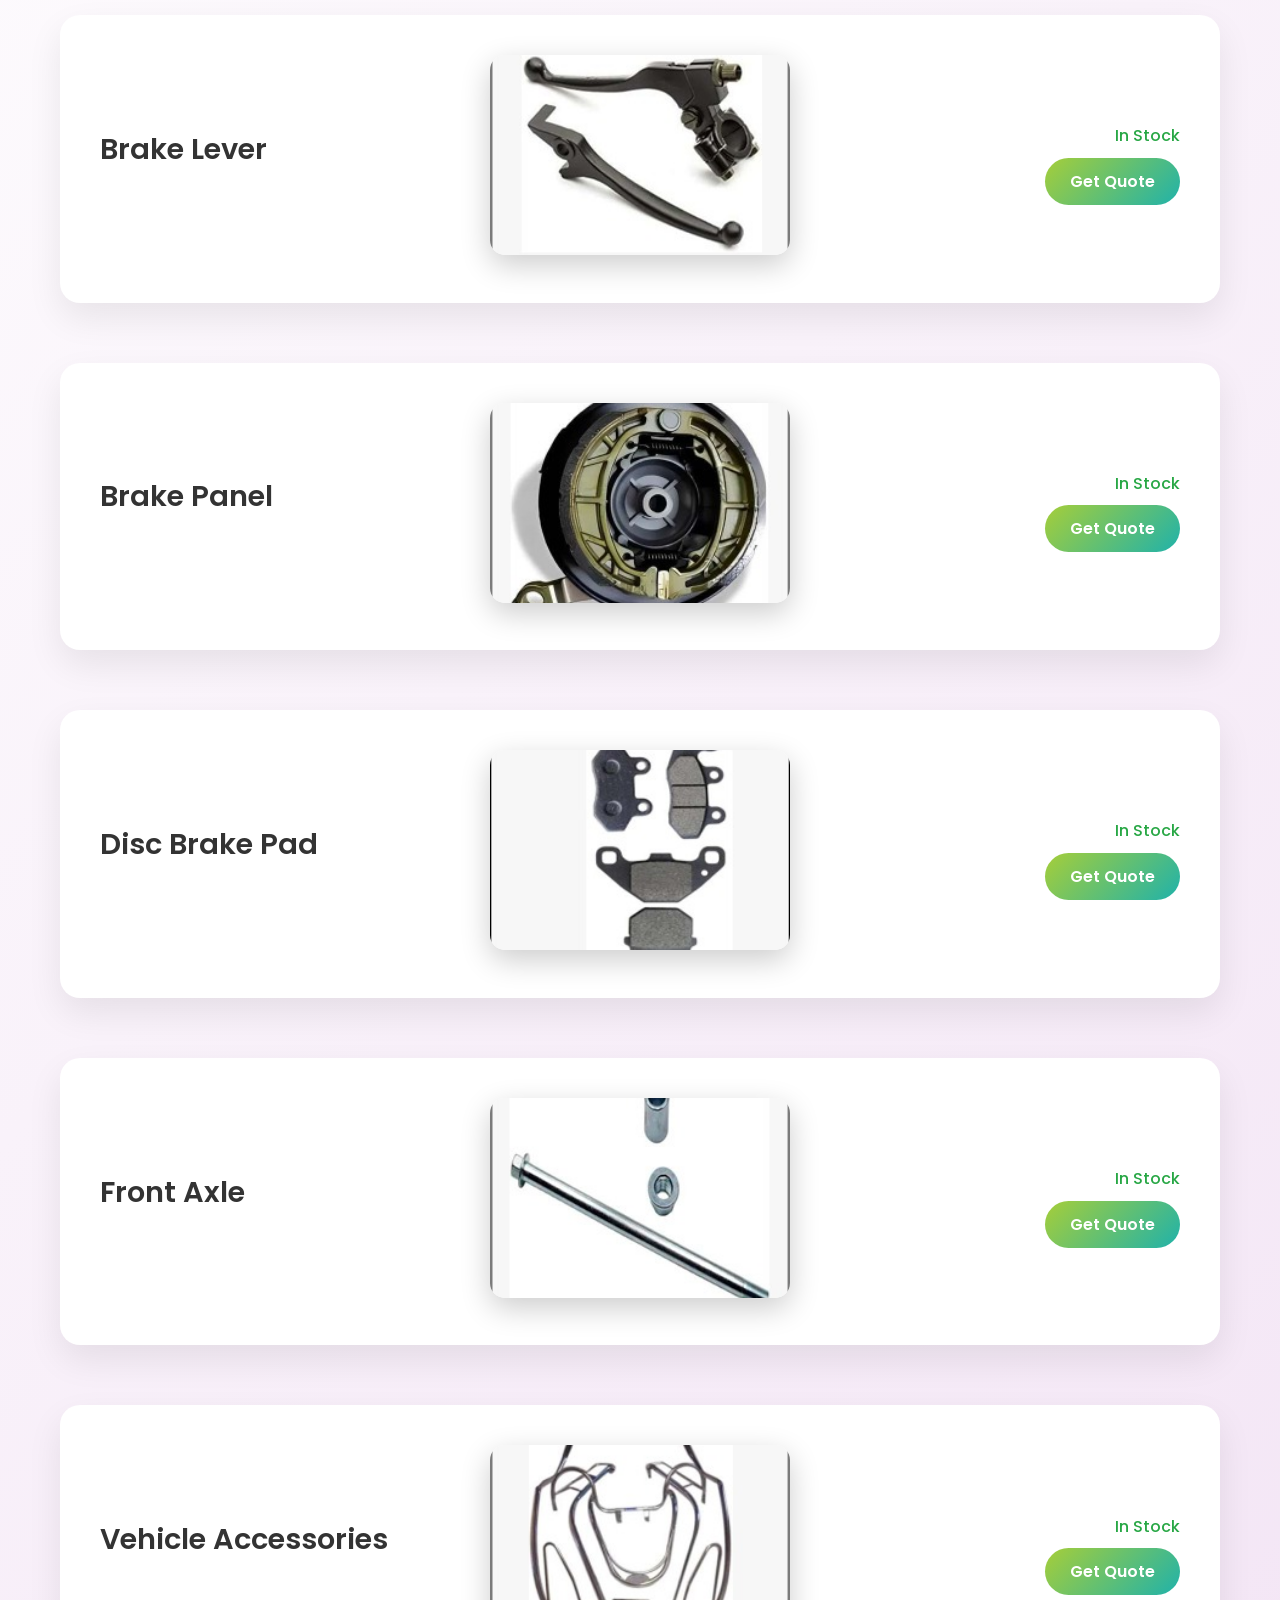
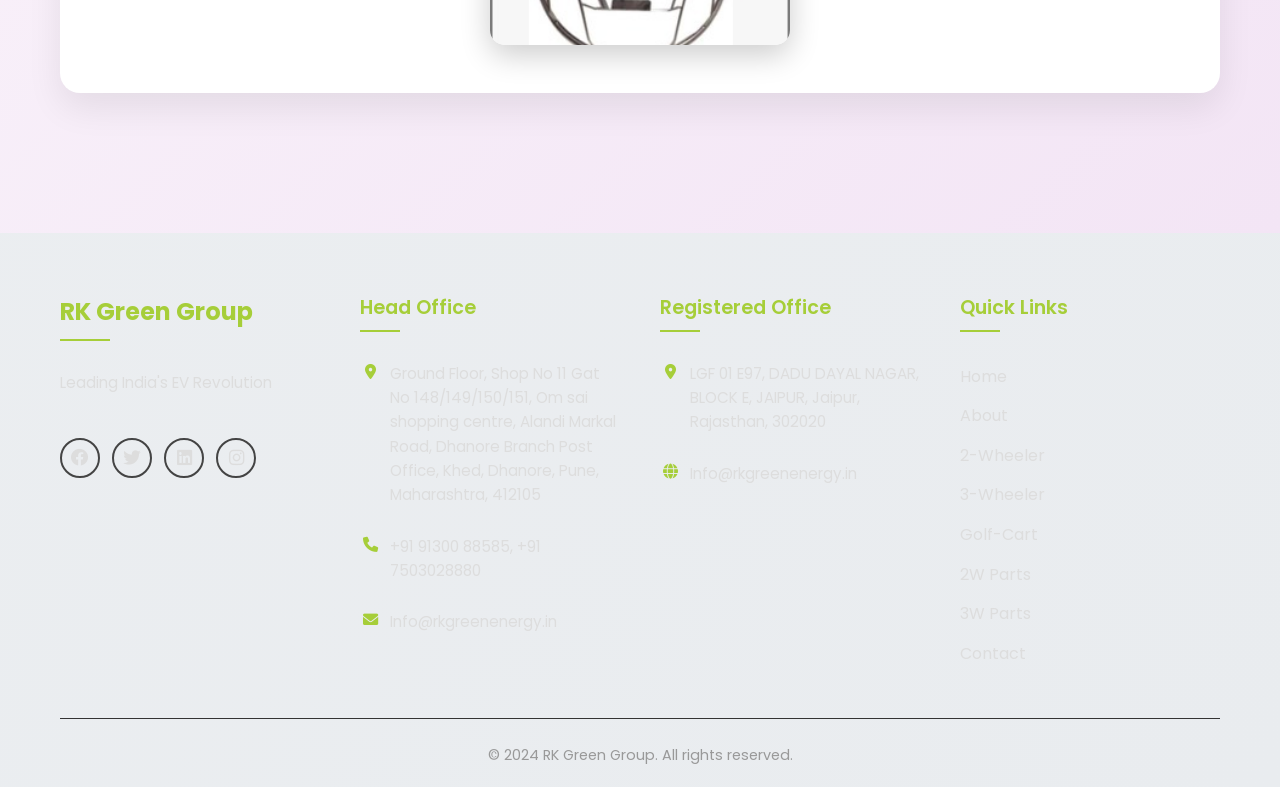
<file: 2w-spare-parts.html>
<!DOCTYPE html>
<html lang="en">
<head>
    <meta charset="UTF-8">
    <meta name="viewport" content="width=device-width, initial-scale=1.0">
    <title>Two Wheeler Spare Parts - RK Green Group</title>
    <link rel="icon" type="image/png" href="Images/Logo-removebg.png">
    <link rel="stylesheet" href="styles.css">
    <link rel="stylesheet" href="spare-parts.css">
    <link href="https://fonts.googleapis.com/css2?family=Poppins:wght@300;400;500;600;700&display=swap" rel="stylesheet">
    <link rel="stylesheet" href="https://cdnjs.cloudflare.com/ajax/libs/font-awesome/6.0.0/css/all.min.css">
</head>
<body>
    <nav class="navbar">
        <div class="nav-container">
            <div class="nav-logo">
                <img src="Images/Logo-removebg.png" alt="RK Green Logo">
            </div>
<div class="hamburger">
                <span></span>
                <span></span>
                <span></span>
            </div>
            <ul class="nav-menu">
                <li><a href="index.html">Home</a></li>
                <li><a href="./about/about.html">About</a></li>
                <li><a href="./two-wheeler/two-wheeler.html">2-Wheelers</a></li>
                <li><a href="./three-wheeler/three-wheeler.html">3-Wheelers</a></li>
                <li><a href="2w-spare-parts.html" class="active">2W Parts</a></li>
                <li><a href="3w-spare-parts.html">3W Parts</a></li>
                <li><a href="./contact/contact.html">Contact</a></li>
            </ul>
        </div>
    </nav>

    <div class="hero-banner">
        <div class="hero-content">
            <h1>Two Wheeler Spare Parts</h1>
            <p>Premium Quality Electrical & Mechanical Components</p>
        </div>
    </div>

    <section class="parts-section electrical">
        <div class="container">
            <div class="section-header">
                <h2>Electrical Components</h2>
                <p>High-Performance Electric Parts for 2-Wheelers</p>
            </div>
            
            <div class="part-item">
                <div class="part-info">
                    <h3>HUB Motor</h3>
                </div>
                <div class="part-image">
                    <img src="2 wheeler electrical/2 wheeler electrical/HUB Motor.jpeg" alt="HUB Motor">
                </div>
                <div class="part-details">
                    <div class="availability">In Stock</div>
                    <button class="inquiry-btn">Get Quote</button>
                </div>
            </div>

            <div class="part-item">
                <div class="part-info">
                    <h3>Motor Controller</h3>
                </div>
                <div class="part-image">
                    <img src="2 wheeler electrical/2 wheeler electrical/Motor Controller.jpeg" alt="Motor Controller">
                </div>
                <div class="part-details">
                    <div class="availability">In Stock</div>
                    <button class="inquiry-btn">Get Quote</button>
                </div>
            </div>

            <div class="part-item">
                <div class="part-info">
                    <h3>Vehicle Charger</h3>
                </div>
                <div class="part-image">
                    <img src="2 wheeler electrical/2 wheeler electrical/Vehicle Charger.jpeg" alt="Vehicle Charger">
                </div>
                <div class="part-details">
                    <div class="availability">In Stock</div>
                    <button class="inquiry-btn">Get Quote</button>
                </div>
            </div>

            <div class="part-item">
                <div class="part-info">
                    <h3>Headlamp</h3>
                </div>
                <div class="part-image">
                    <img src="2 wheeler electrical/2 wheeler electrical/Headlamp.jpeg" alt="Headlamp">
                </div>
                <div class="part-details">
                    <div class="availability">In Stock</div>
                    <button class="inquiry-btn">Get Quote</button>
                </div>
            </div>

            <div class="part-item">
                <div class="part-info">
                    <h3>Cluster (Speedometer)</h3>
                </div>
                <div class="part-image">
                    <img src="2 wheeler electrical/2 wheeler electrical/Cluster.jpeg" alt="Cluster">
                </div>
                <div class="part-details">
                    <div class="availability">In Stock</div>
                    <button class="inquiry-btn">Get Quote</button>
                </div>
            </div>

            <div class="part-item">
                <div class="part-info">
                    <h3>Throttle</h3>
                </div>
                <div class="part-image">
                    <img src="2 wheeler electrical/2 wheeler electrical/Throttle.jpeg" alt="Throttle">
                </div>
                <div class="part-details">
                    <div class="availability">In Stock</div>
                    <button class="inquiry-btn">Get Quote</button>
                </div>
            </div>

            <div class="part-item">
                <div class="part-info">
                    <h3>Combination Switch</h3>
                </div>
                <div class="part-image">
                    <img src="2 wheeler electrical/2 wheeler electrical/Combination Switch.jpeg" alt="Combination Switch">
                </div>
                <div class="part-details">
                    <div class="availability">In Stock</div>
                    <button class="inquiry-btn">Get Quote</button>
                </div>
            </div>

            <div class="part-item">
                <div class="part-info">
                    <h3>Main Harness</h3>
                </div>
                <div class="part-image">
                    <img src="2 wheeler electrical/2 wheeler electrical/Main Harness.jpeg" alt="Main Harness">
                </div>
                <div class="part-details">
                    <div class="availability">In Stock</div>
                    <button class="inquiry-btn">Get Quote</button>
                </div>
            </div>

            <div class="part-item">
                <div class="part-info">
                    <h3>Rear Tail Lamp</h3>
                </div>
                <div class="part-image">
                    <img src="2 wheeler electrical/2 wheeler electrical/Rear tail lamp.jpeg" alt="Rear Tail Lamp">
                </div>
                <div class="part-details">
                    <div class="availability">In Stock</div>
                    <button class="inquiry-btn">Get Quote</button>
                </div>
            </div>

            <div class="part-item">
                <div class="part-info">
                    <h3>Direction Indicator</h3>
                </div>
                <div class="part-image">
                    <img src="2 wheeler electrical/2 wheeler electrical/Direction indicator.jpeg" alt="Direction Indicator">
                </div>
                <div class="part-details">
                    <div class="availability">In Stock</div>
                    <button class="inquiry-btn">Get Quote</button>
                </div>
            </div>

            <div class="part-item">
                <div class="part-info">
                    <h3>Converter</h3>
                </div>
                <div class="part-image">
                    <img src="2 wheeler electrical/2 wheeler electrical/Converter.jpeg" alt="Converter">
                </div>
                <div class="part-details">
                    <div class="availability">In Stock</div>
                    <button class="inquiry-btn">Get Quote</button>
                </div>
            </div>

            <div class="part-item">
                <div class="part-info">
                    <h3>Flasher</h3>
                </div>
                <div class="part-image">
                    <img src="2 wheeler electrical/2 wheeler electrical/flasher.jpeg" alt="Flasher">
                </div>
                <div class="part-details">
                    <div class="availability">In Stock</div>
                    <button class="inquiry-btn">Get Quote</button>
                </div>
            </div>

            <div class="part-item">
                <div class="part-info">
                    <h3>Throttle with Combination Switch</h3>
                </div>
                <div class="part-image">
                    <img src="2 wheeler electrical/2 wheeler electrical/Throttle with combination switch.jpeg" alt="Throttle with Combination Switch">
                </div>
                <div class="part-details">
                    <div class="availability">In Stock</div>
                    <button class="inquiry-btn">Get Quote</button>
                </div>
            </div>

            <div class="part-item">
                <div class="part-info">
                    <h3>Seat Lock Cable</h3>
                </div>
                <div class="part-image">
                    <img src="2 wheeler electrical/2 wheeler electrical/Seat Lock Cable .jpeg" alt="Seat Lock Cable">
                </div>
                <div class="part-details">
                    <div class="availability">In Stock</div>
                    <button class="inquiry-btn">Get Quote</button>
                </div>
            </div>

            <div class="part-item">
                <div class="part-info">
                    <h3>Seat Lock Plate</h3>
                </div>
                <div class="part-image">
                    <img src="2 wheeler electrical/2 wheeler electrical/Seat Lock Plate .jpeg" alt="Seat Lock Plate">
                </div>
                <div class="part-details">
                    <div class="availability">In Stock</div>
                    <button class="inquiry-btn">Get Quote</button>
                </div>
            </div>

            <div class="part-item">
                <div class="part-info">
                    <h3>Side Stand Spring</h3>
                </div>
                <div class="part-image">
                    <img src="2 wheeler electrical/2 wheeler electrical/Side Stand Spring.jpeg" alt="Side Stand Spring">
                </div>
                <div class="part-details">
                    <div class="availability">In Stock</div>
                    <button class="inquiry-btn">Get Quote</button>
                </div>
            </div>
        </div>
    </section>

    <section class="parts-section mechanical">
        <div class="container">
            <div class="section-header">
                <h2>Mechanical Components</h2>
                <p>Durable Mechanical Parts for Enhanced Performance</p>
            </div>
            
            <div class="part-item">
                <div class="part-info">
                    <h3>Front Suspension</h3>
                </div>
                <div class="part-image">
                    <img src="2w MECHANICAL/2w MECHANICAL/Front suspension.jpeg" alt="Front Suspension">
                </div>
                <div class="part-details">
                    <div class="availability">In Stock</div>
                    <button class="inquiry-btn">Get Quote</button>
                </div>
            </div>

            <div class="part-item">
                <div class="part-info">
                    <h3>Rear Shock Absorber</h3>
                </div>
                <div class="part-image">
                    <img src="2w MECHANICAL/2w MECHANICAL/Rear shock absorber.jpeg" alt="Rear Shock Absorber">
                </div>
                <div class="part-details">
                    <div class="availability">In Stock</div>
                    <button class="inquiry-btn">Get Quote</button>
                </div>
            </div>

            <div class="part-item">
                <div class="part-info">
                    <h3>Disc Brake Set Up</h3>
                </div>
                <div class="part-image">
                    <img src="2w MECHANICAL/2w MECHANICAL/Disc Brake set up.jpeg" alt="Disc Brake Set Up">
                </div>
                <div class="part-details">
                    <div class="availability">In Stock</div>
                    <button class="inquiry-btn">Get Quote</button>
                </div>
            </div>

            <div class="part-item">
                <div class="part-info">
                    <h3>Chassis</h3>
                </div>
                <div class="part-image">
                    <img src="2w MECHANICAL/2w MECHANICAL/Chassis.jpeg" alt="Chassis">
                </div>
                <div class="part-details">
                    <div class="availability">Made to Order</div>
                    <button class="inquiry-btn">Get Quote</button>
                </div>
            </div>

            <div class="part-item">
                <div class="part-info">
                    <h3>Rim</h3>
                </div>
                <div class="part-image">
                    <img src="2w MECHANICAL/2w MECHANICAL/Rim.jpeg" alt="Rim">
                </div>
                <div class="part-details">
                    <div class="availability">In Stock</div>
                    <button class="inquiry-btn">Get Quote</button>
                </div>
            </div>

            <div class="part-item">
                <div class="part-info">
                    <h3>Tyre</h3>
                </div>
                <div class="part-image">
                    <img src="2w MECHANICAL/2w MECHANICAL/Tyer.jpeg" alt="Tyre">
                </div>
                <div class="part-details">
                    <div class="availability">In Stock</div>
                    <button class="inquiry-btn">Get Quote</button>
                </div>
            </div>

            <div class="part-item">
                <div class="part-info">
                    <h3>Body Panels</h3>
                </div>
                <div class="part-image">
                    <img src="2w MECHANICAL/2w MECHANICAL/Body panels.jpeg" alt="Body Panels">
                </div>
                <div class="part-details">
                    <div class="availability">In Stock</div>
                    <button class="inquiry-btn">Get Quote</button>
                </div>
            </div>

            <div class="part-item">
                <div class="part-info">
                    <h3>Main Stand</h3>
                </div>
                <div class="part-image">
                    <img src="2w MECHANICAL/2w MECHANICAL/Main Stand.jpeg" alt="Main Stand">
                </div>
                <div class="part-details">
                    <div class="availability">In Stock</div>
                    <button class="inquiry-btn">Get Quote</button>
                </div>
            </div>

            <div class="part-item">
                <div class="part-info">
                    <h3>Side Stand</h3>
                </div>
                <div class="part-image">
                    <img src="2w MECHANICAL/2w MECHANICAL/Side Stand.jpeg" alt="Side Stand">
                </div>
                <div class="part-details">
                    <div class="availability">In Stock</div>
                    <button class="inquiry-btn">Get Quote</button>
                </div>
            </div>

            <div class="part-item">
                <div class="part-info">
                    <h3>Mirror</h3>
                </div>
                <div class="part-image">
                    <img src="2w MECHANICAL/2w MECHANICAL/Mirror.jpeg" alt="Mirror">
                </div>
                <div class="part-details">
                    <div class="availability">In Stock</div>
                    <button class="inquiry-btn">Get Quote</button>
                </div>
            </div>

            <div class="part-item">
                <div class="part-info">
                    <h3>Brake Cable</h3>
                </div>
                <div class="part-image">
                    <img src="2w MECHANICAL/2w MECHANICAL/Brake cable.jpeg" alt="Brake Cable">
                </div>
                <div class="part-details">
                    <div class="availability">In Stock</div>
                    <button class="inquiry-btn">Get Quote</button>
                </div>
            </div>

            <div class="part-item">
                <div class="part-info">
                    <h3>Brake Liner</h3>
                </div>
                <div class="part-image">
                    <img src="2w MECHANICAL/2w MECHANICAL/Brake liner.jpeg" alt="Brake Liner">
                </div>
                <div class="part-details">
                    <div class="availability">In Stock</div>
                    <button class="inquiry-btn">Get Quote</button>
                </div>
            </div>

            <div class="part-item">
                <div class="part-info">
                    <h3>Bottom Fork</h3>
                </div>
                <div class="part-image">
                    <img src="2w MECHANICAL/2w MECHANICAL/Bottom Fork.jpeg" alt="Bottom Fork">
                </div>
                <div class="part-details">
                    <div class="availability">In Stock</div>
                    <button class="inquiry-btn">Get Quote</button>
                </div>
            </div>

            <div class="part-item">
                <div class="part-info">
                    <h3>Brake Lever</h3>
                </div>
                <div class="part-image">
                    <img src="2w MECHANICAL/2w MECHANICAL/Brake liver.jpeg" alt="Brake Lever">
                </div>
                <div class="part-details">
                    <div class="availability">In Stock</div>
                    <button class="inquiry-btn">Get Quote</button>
                </div>
            </div>

            <div class="part-item">
                <div class="part-info">
                    <h3>Brake Panel</h3>
                </div>
                <div class="part-image">
                    <img src="2w MECHANICAL/2w MECHANICAL/Brake panel.jpeg" alt="Brake Panel">
                </div>
                <div class="part-details">
                    <div class="availability">In Stock</div>
                    <button class="inquiry-btn">Get Quote</button>
                </div>
            </div>

            <div class="part-item">
                <div class="part-info">
                    <h3>Disc Brake Pad</h3>
                </div>
                <div class="part-image">
                    <img src="2w MECHANICAL/2w MECHANICAL/Disc Brake pad.jpeg" alt="Disc Brake Pad">
                </div>
                <div class="part-details">
                    <div class="availability">In Stock</div>
                    <button class="inquiry-btn">Get Quote</button>
                </div>
            </div>

            <div class="part-item">
                <div class="part-info">
                    <h3>Front Axle</h3>
                </div>
                <div class="part-image">
                    <img src="2w MECHANICAL/2w MECHANICAL/Front axel.jpeg" alt="Front Axle">
                </div>
                <div class="part-details">
                    <div class="availability">In Stock</div>
                    <button class="inquiry-btn">Get Quote</button>
                </div>
            </div>

            <div class="part-item">
                <div class="part-info">
                    <h3>Vehicle Accessories</h3>
                </div>
                <div class="part-image">
                    <img src="2w MECHANICAL/2w MECHANICAL/Vehicle Accessories.jpeg" alt="Vehicle Accessories">
                </div>
                <div class="part-details">
                    <div class="availability">In Stock</div>
                    <button class="inquiry-btn">Get Quote</button>
                </div>
            </div>
        </div>
    </section>

    <footer id="contact" class="footer">
        <div class="container">
            <div class="footer-content">
                <div class="footer-section">
                    <h3>RK Green Group</h3>
                    <p>Leading India's EV Revolution</p>
                    <div class="social-icons">
                        <a href="#"><i class="fab fa-facebook"></i></a>
                        <a href="#"><i class="fab fa-twitter"></i></a>
                        <a href="#"><i class="fab fa-linkedin"></i></a>
                        <a href="#"><i class="fab fa-instagram"></i></a>
                    </div>
                </div>
                <div class="footer-section">
                    <h4>Head Office</h4>
                    <p><i class="fas fa-map-marker-alt"></i> Ground Floor, Shop No 11 Gat No 148/149/150/151, Om sai shopping centre, Alandi Markal Road, Dhanore Branch Post Office, Khed, Dhanore, Pune, Maharashtra, 412105</p>
                    <p><i class="fas fa-phone"></i> +91 91300 88585, +91 7503028880</p>
                    <p><i class="fas fa-envelope"></i> Info@rkgreenenergy.in</p>
                </div>
                <div class="footer-section">
                    <h4>Registered Office</h4>
                    <p><i class="fas fa-map-marker-alt"></i> LGF 01 E97, DADU DAYAL NAGAR, BLOCK E, JAIPUR, Jaipur, Rajasthan, 302020</p>
                    <p><i class="fas fa-globe"></i>Info@rkgreenenergy.in</p>
                </div>
                <div class="footer-section">
                    <h4>Quick Links</h4>
                    <ul>
                        <li><a href="index.html">Home</a></li>
                        <li><a href="./about/about.html">About</a></li>
                        <li><a href="./two-wheeler/two-wheeler.html">2-Wheeler</a></li>
                        <li><a href="./three-wheeler/three-wheeler.html">3-Wheeler</a></li>
                         <li><a href="./three-wheeler/three-wheeler.html">Golf-Cart</a></li>
                        <li><a href="2w-spare-parts.html">2W Parts</a></li>
                        <li><a href="3w-spare-parts.html">3W Parts</a></li>
                        <li><a href="./contact/contact.html">Contact</a></li>
                    </ul>
                </div>
            </div>
            <div class="footer-bottom">
                <p>&copy; 2024 RK Green Group. All rights reserved.</p>
            </div>
        </div>
    </footer>
<script>
// Mobile Navigation
const hamburger = document.querySelector('.hamburger');
const navMenu = document.querySelector('.nav-menu');

if (hamburger && navMenu) {
    hamburger.addEventListener('click', () => {
        hamburger.classList.toggle('active');
        navMenu.classList.toggle('active');
    });

    document.querySelectorAll('.nav-menu a').forEach(link => {
        link.addEventListener('click', () => {
            hamburger.classList.remove('active');
            navMenu.classList.remove('active');
        });
    });
}

// Update Get Quote buttons to WhatsApp links
document.addEventListener('DOMContentLoaded', function() {
    const buttons = document.querySelectorAll('.inquiry-btn');
    buttons.forEach(button => {
        if (button.textContent.trim() === 'Get Quote') {
            const link = document.createElement('a');
            link.href = 'https://wa.me/919330088585?text=Hi, I\'m interested in getting a quote for this product. Can you please provide me with pricing and availability details?';
            link.target = '_blank';
            link.className = 'inquiry-btn';
            link.innerHTML = 'Get Quote';
            button.parentNode.replaceChild(link, button);
        }
    });
});
</script>
</body>
</html>
</file>
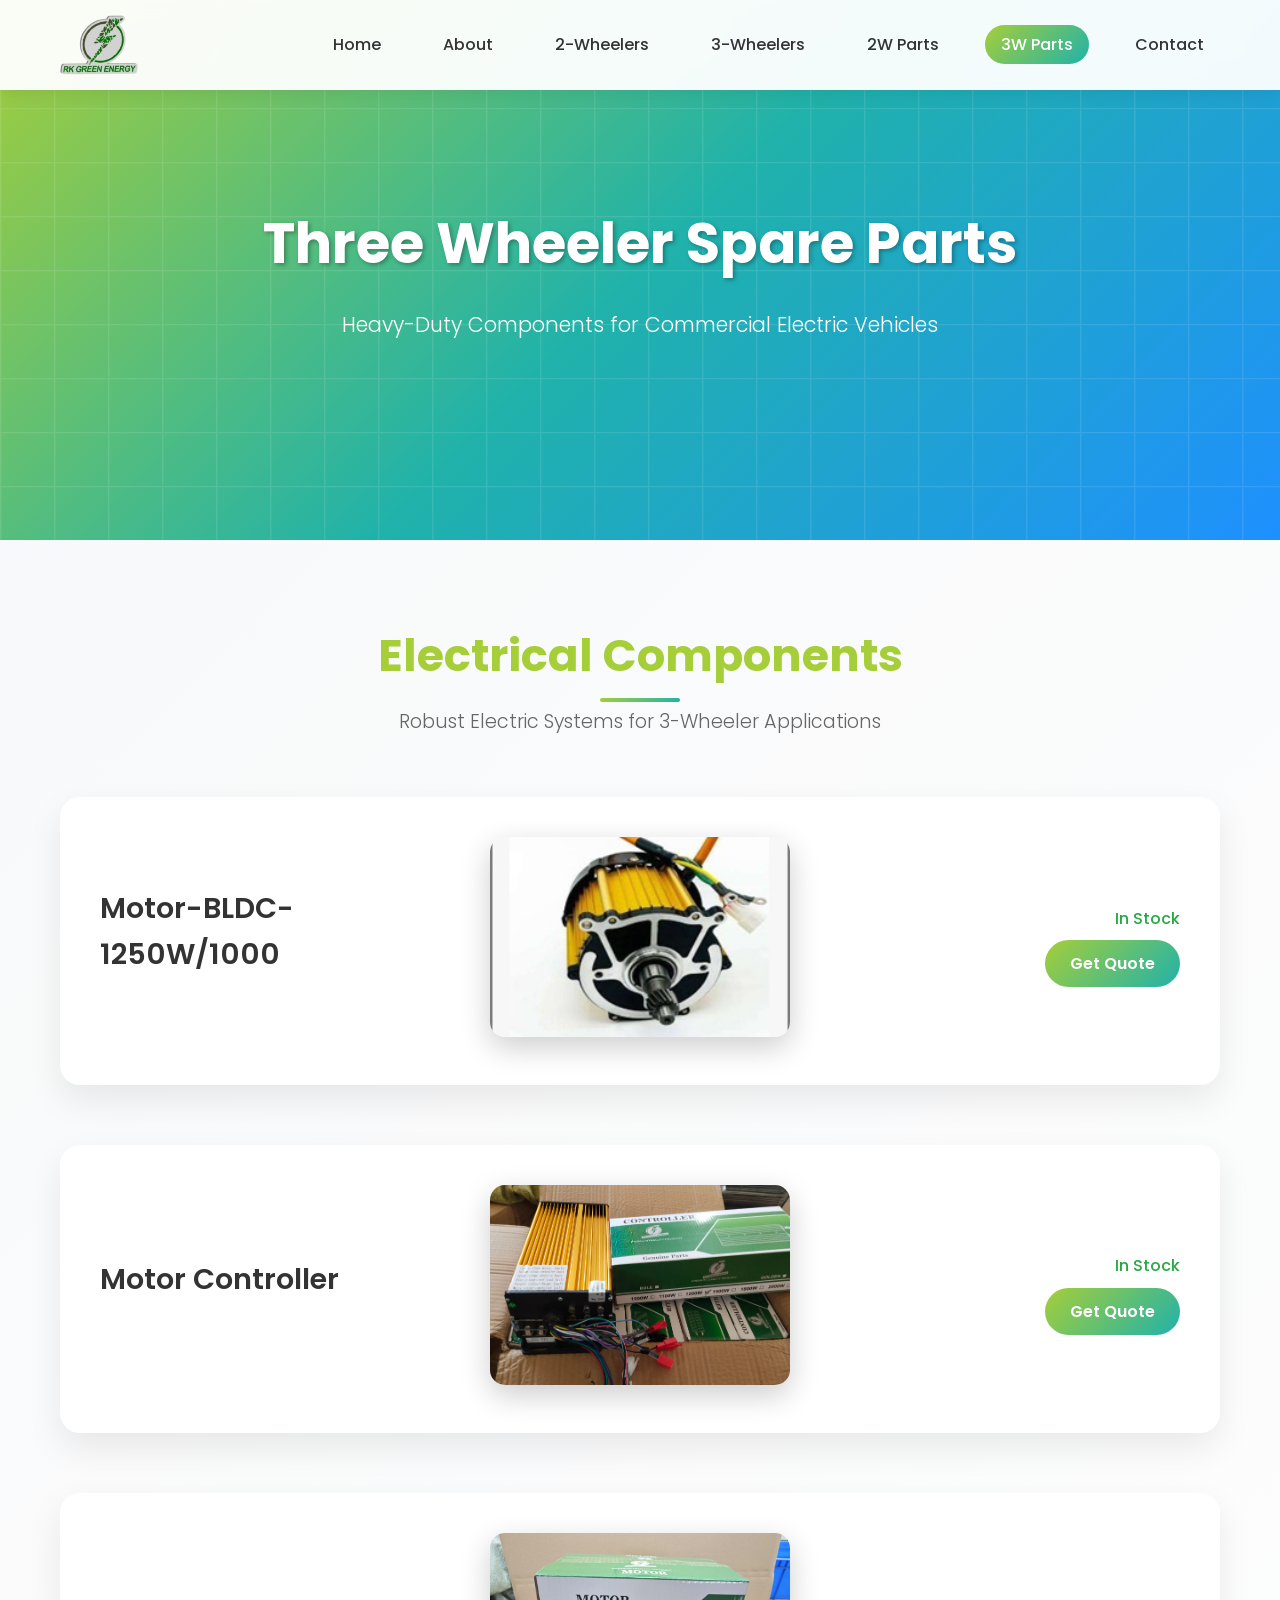
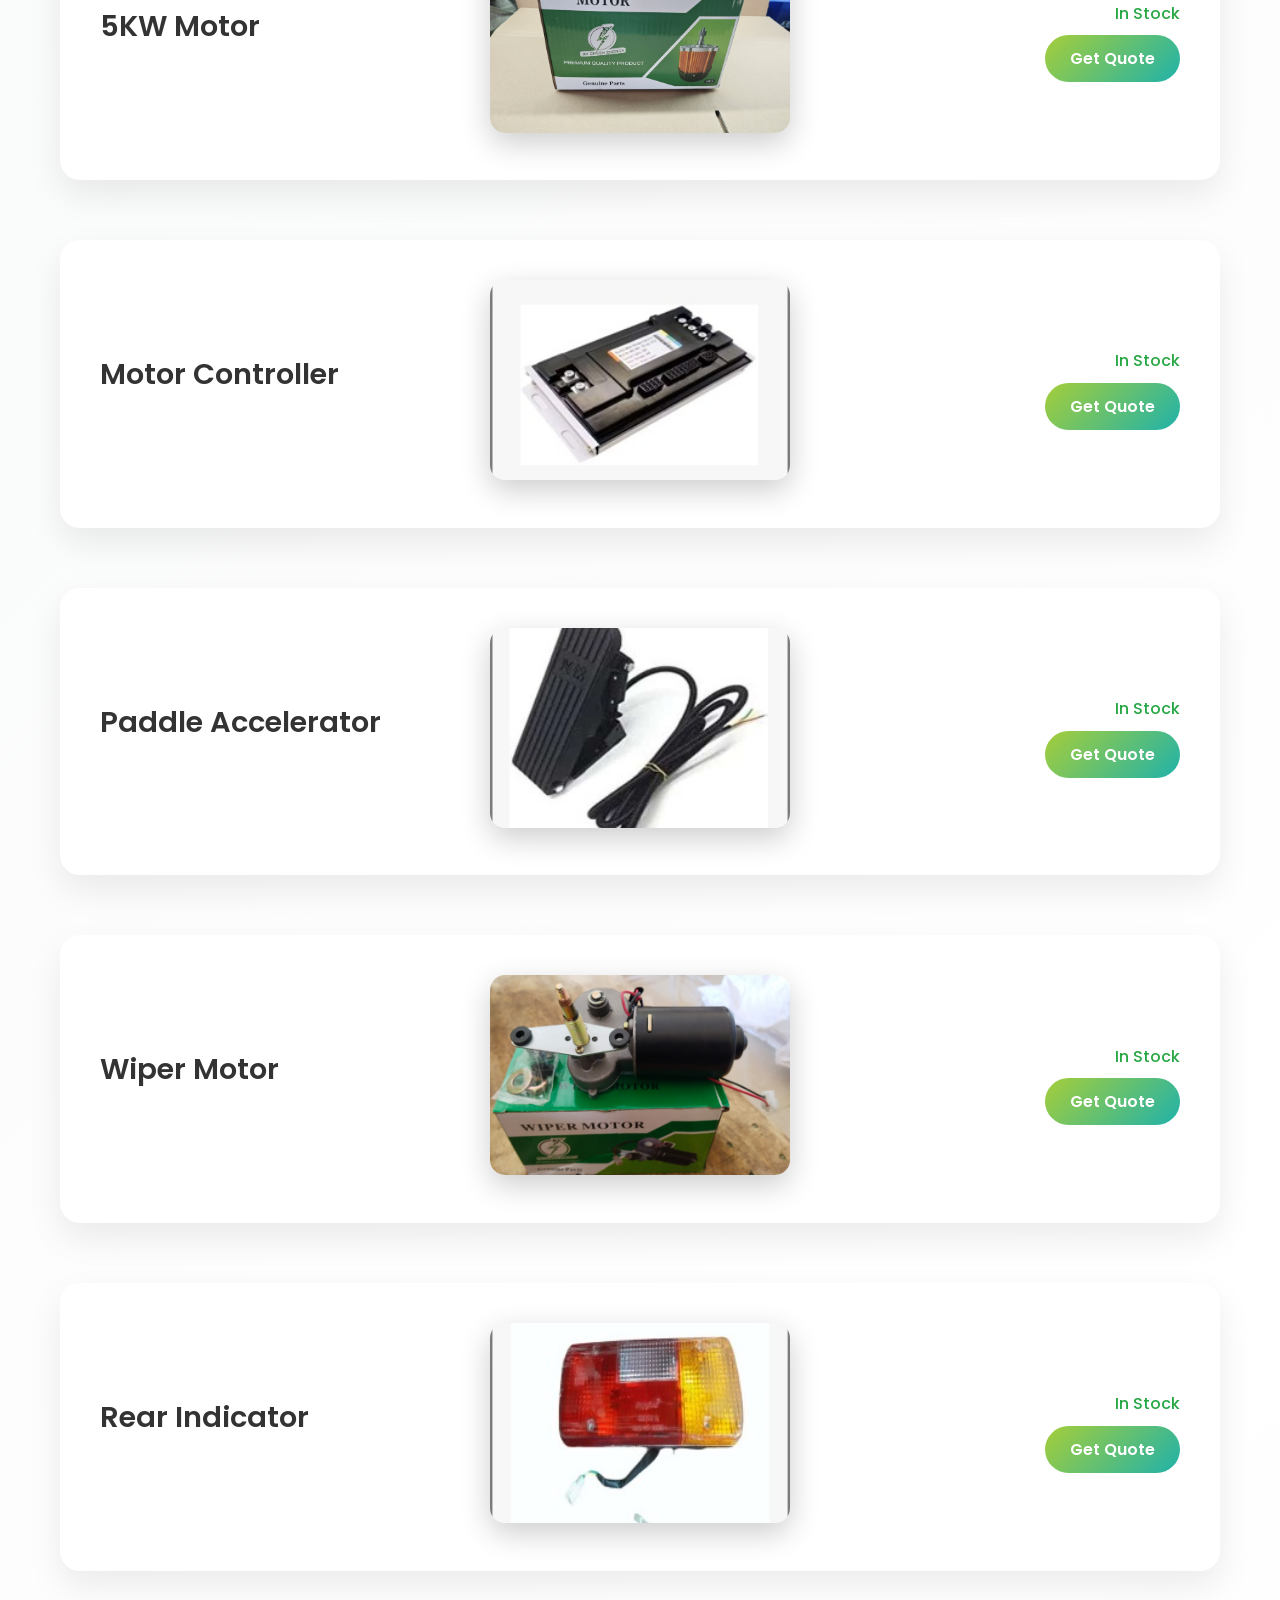
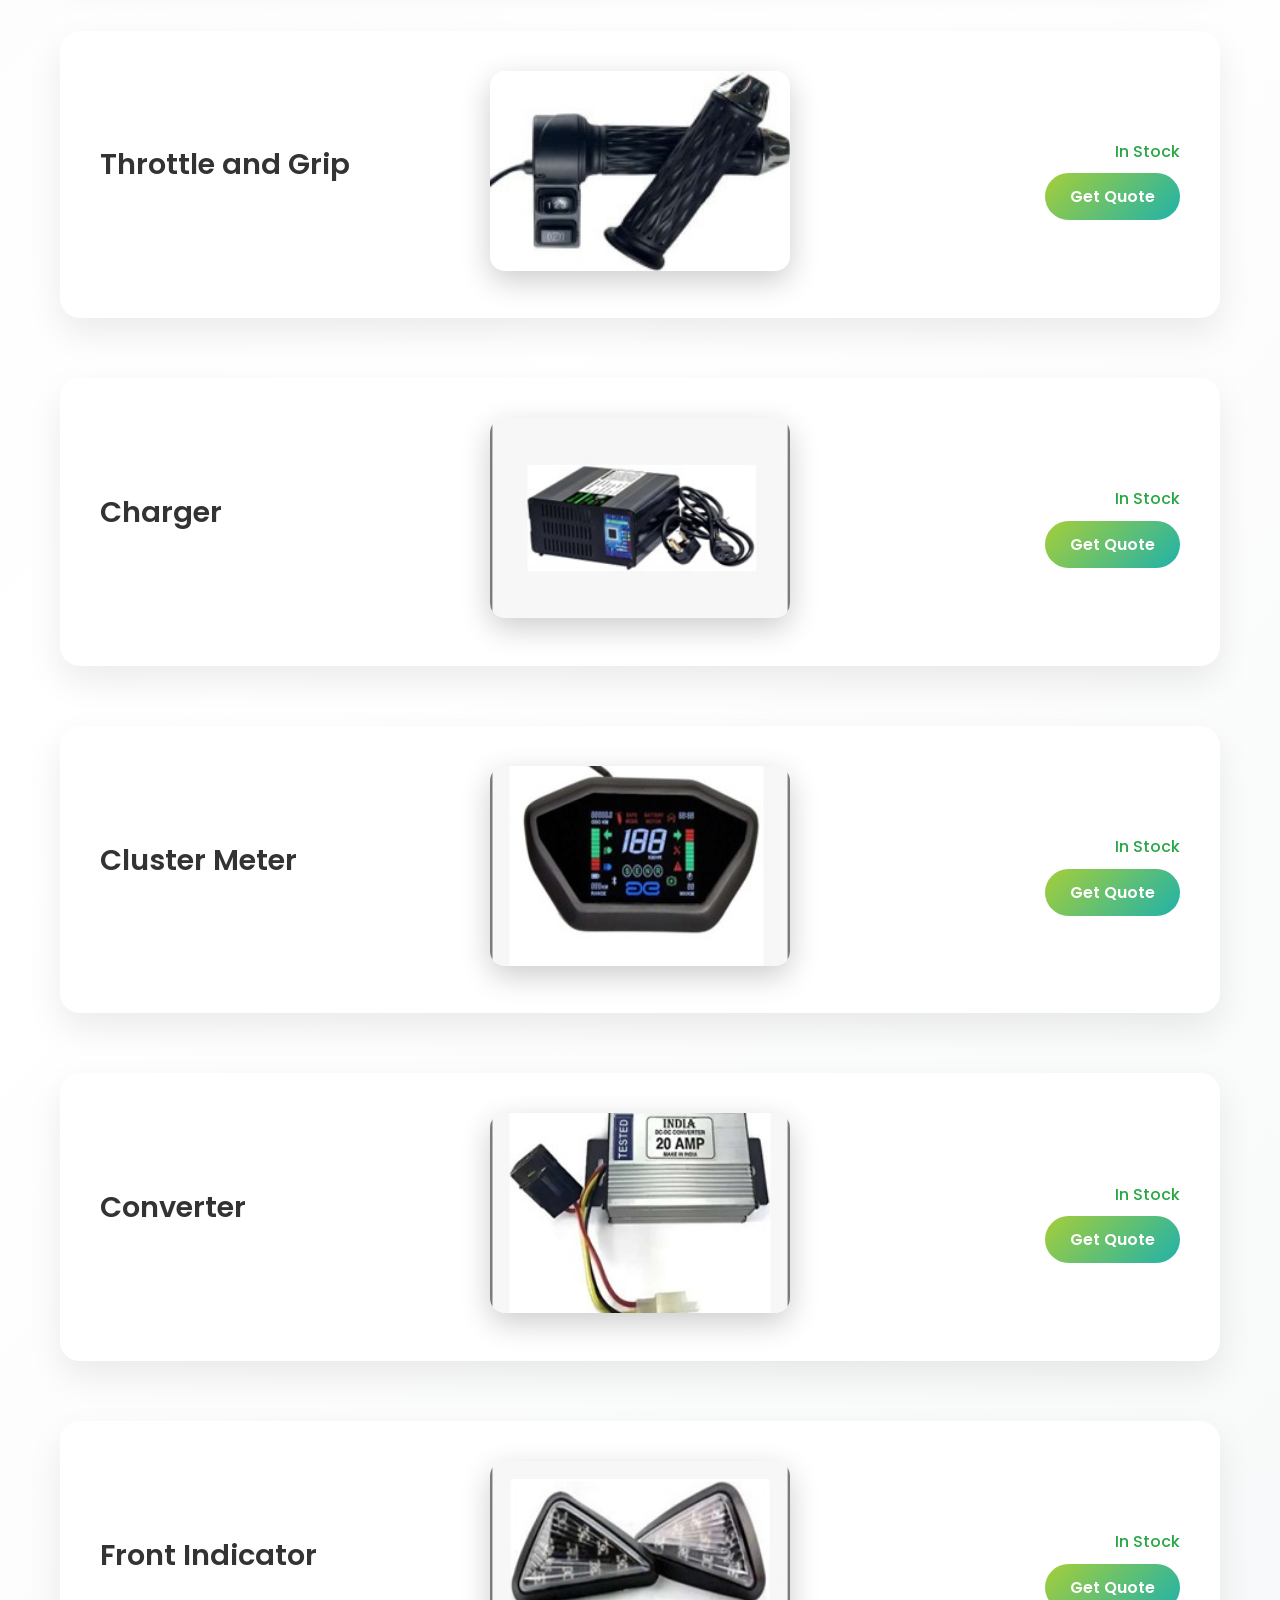
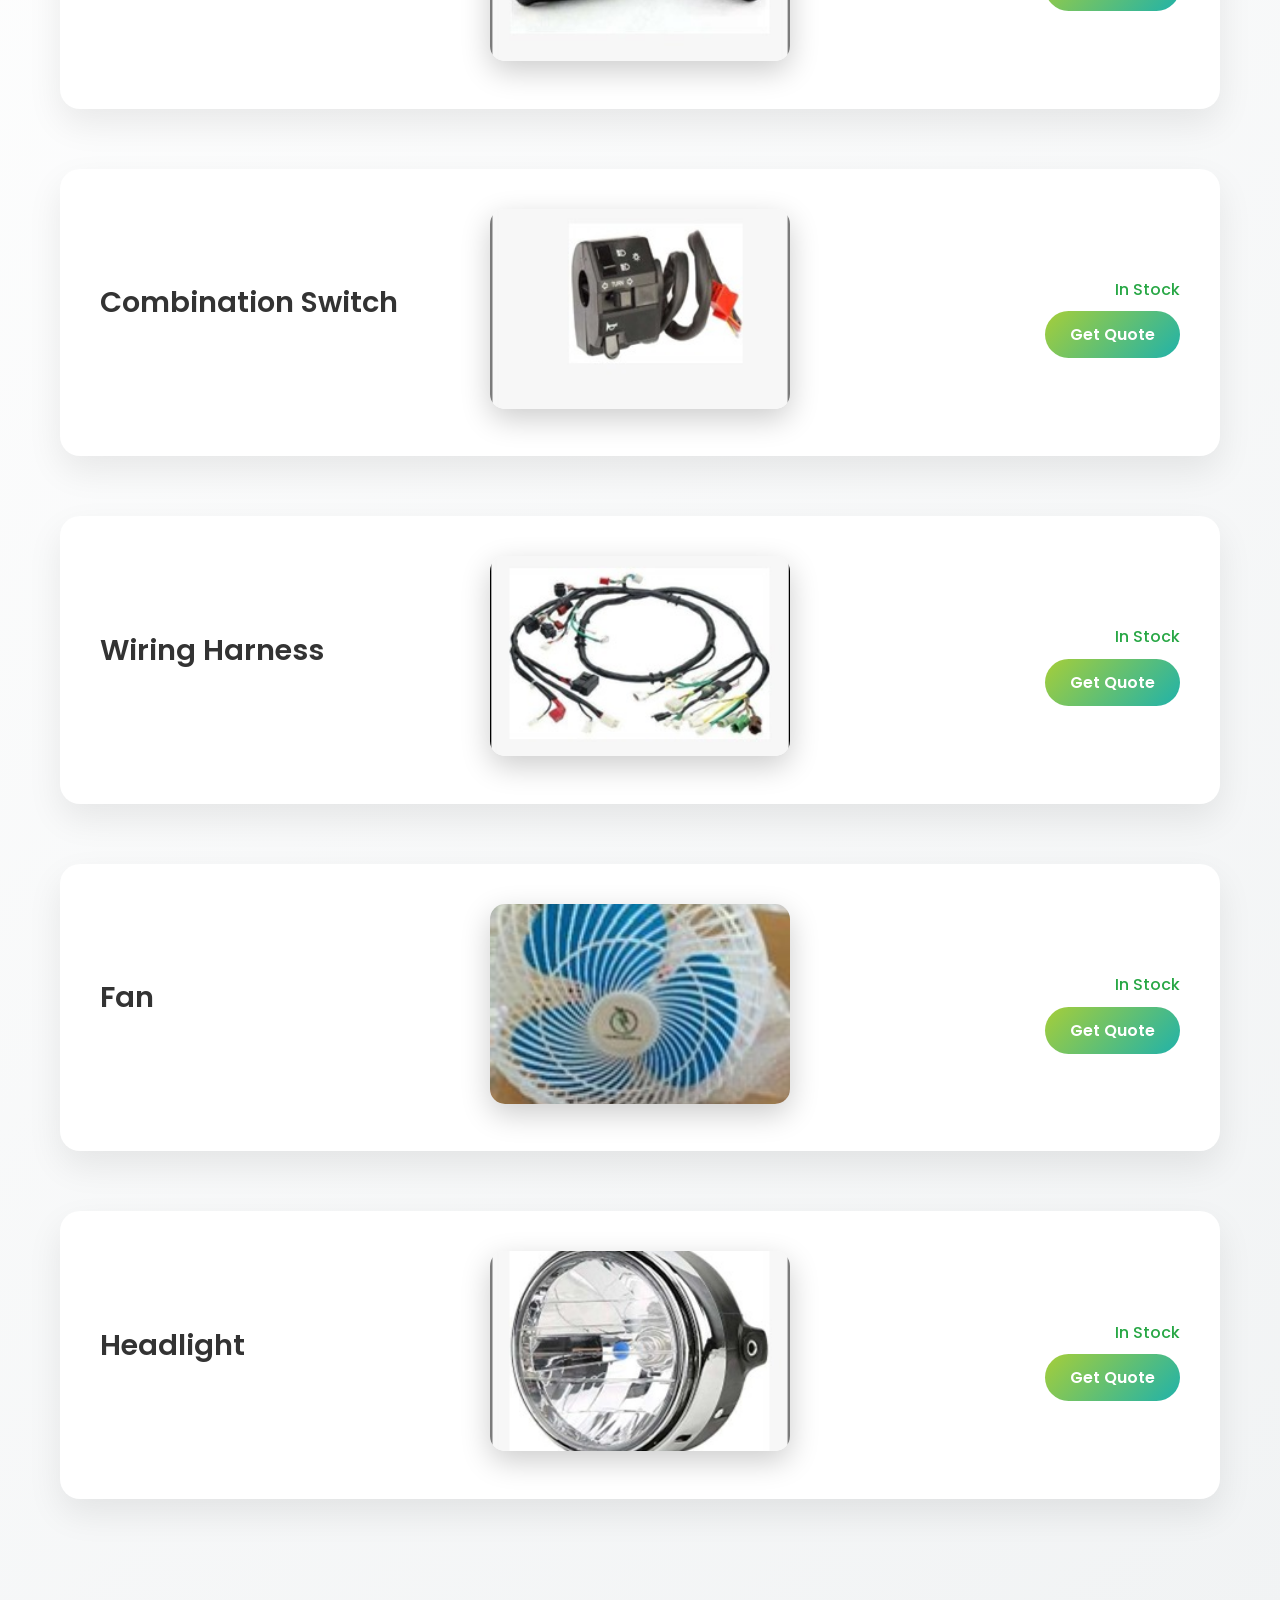
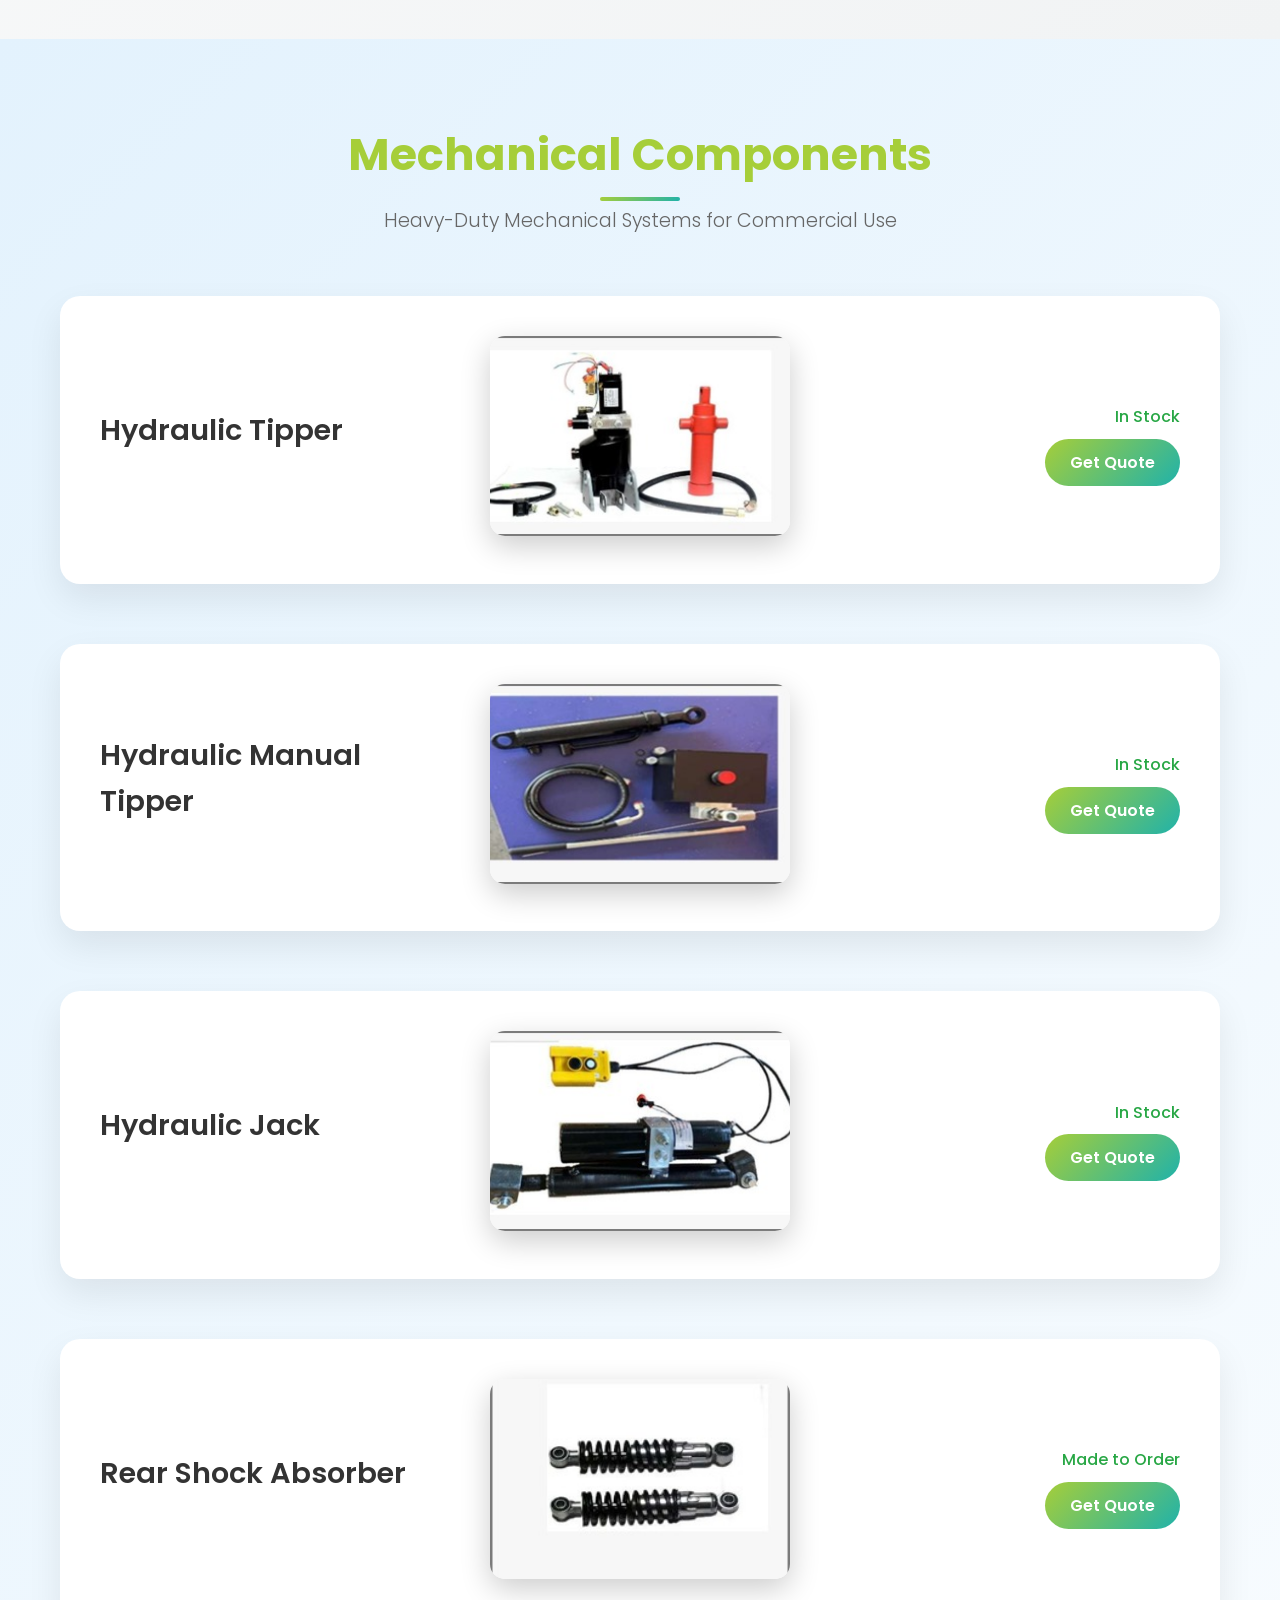
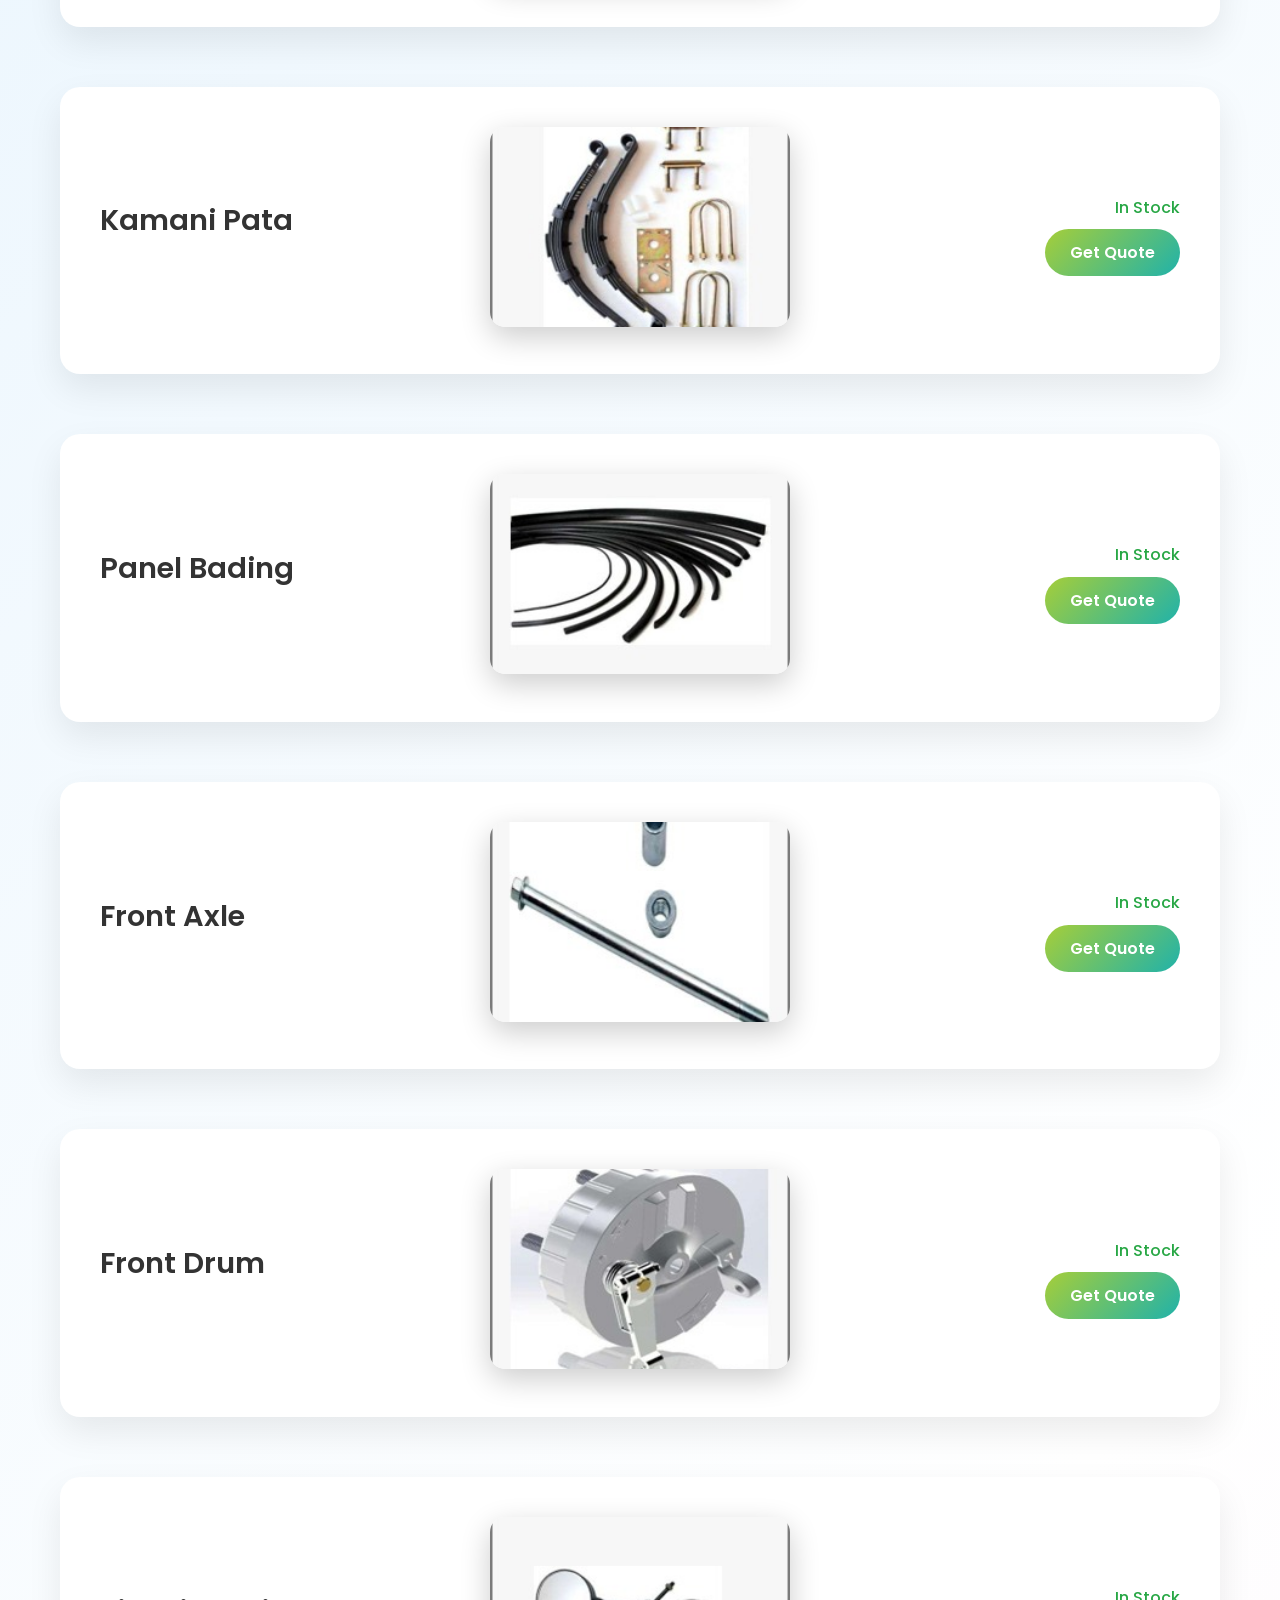
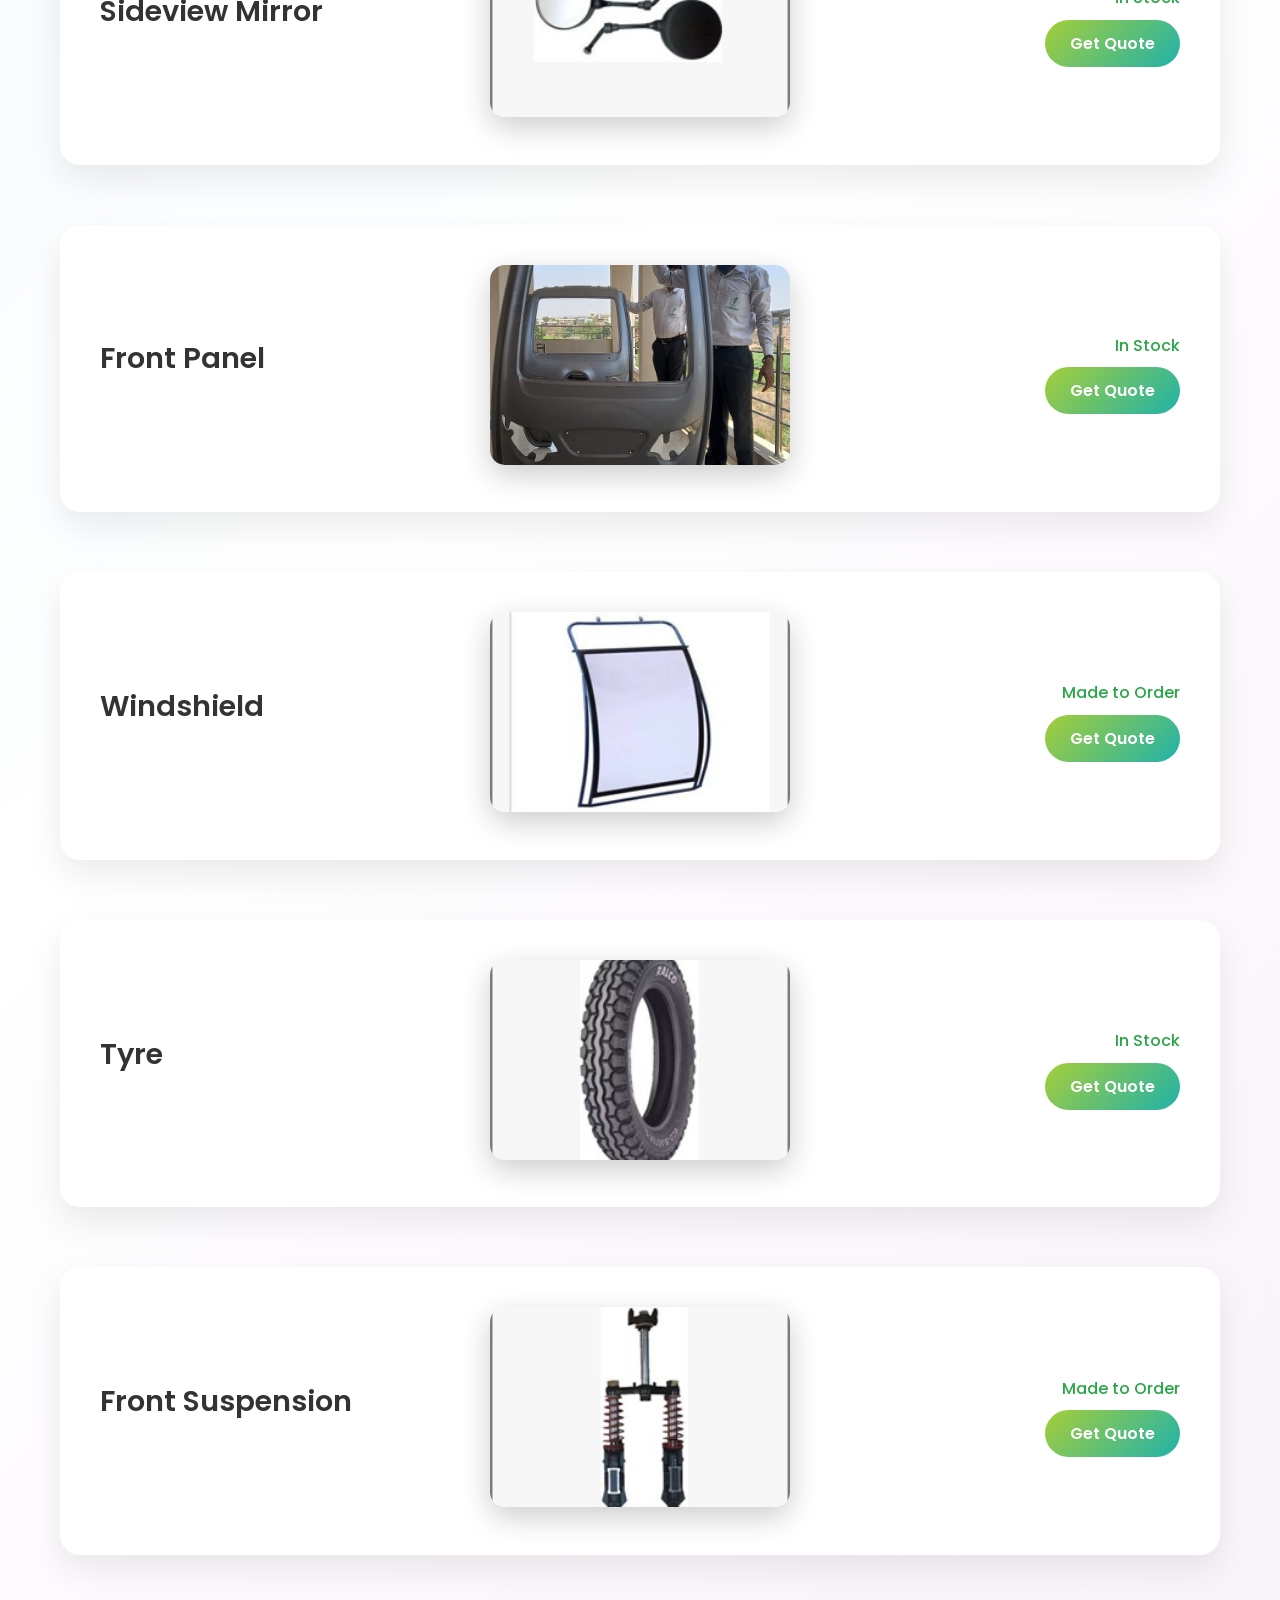
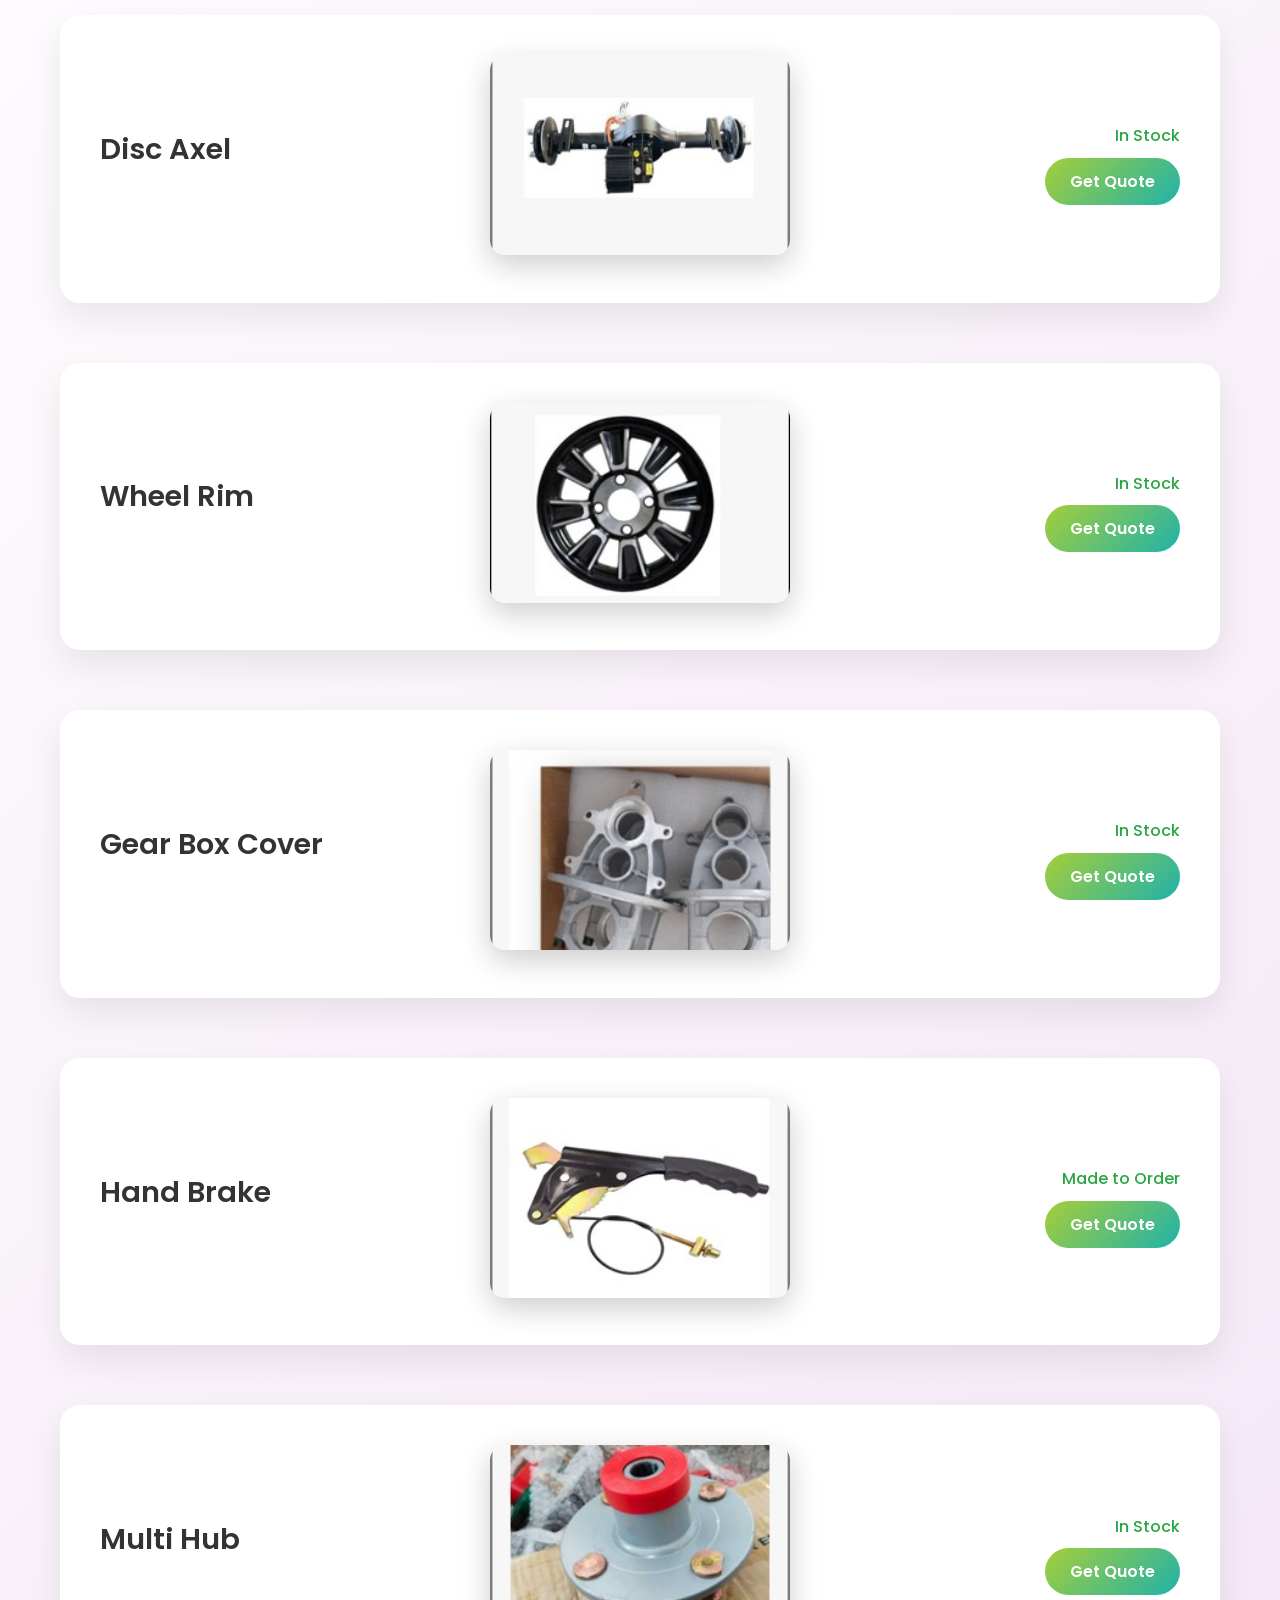
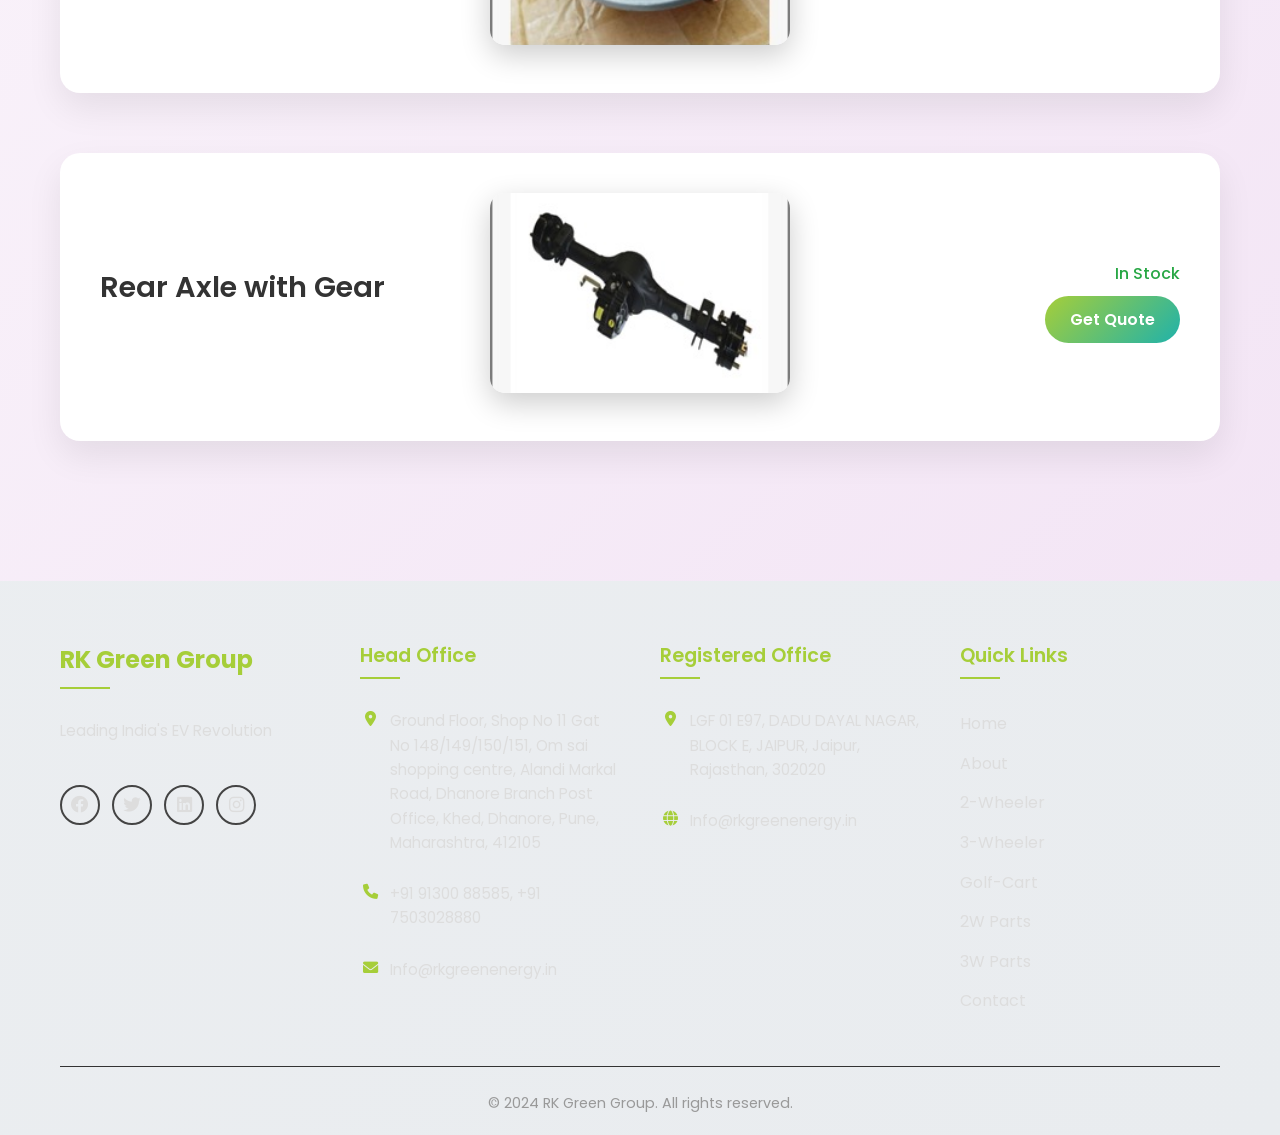
<file: 3w-spare-parts.html>
<!DOCTYPE html>
<html lang="en">
<head>
    <meta charset="UTF-8">
    <meta name="viewport" content="width=device-width, initial-scale=1.0">
    <title>Three Wheeler Spare Parts - RK Green Group</title>
    <link rel="icon" type="image/png" href="Images/Logo-removebg.png">
    <link rel="stylesheet" href="styles.css">
    <link rel="stylesheet" href="spare-parts.css">
    <link href="https://fonts.googleapis.com/css2?family=Poppins:wght@300;400;500;600;700&display=swap" rel="stylesheet">
    <link rel="stylesheet" href="https://cdnjs.cloudflare.com/ajax/libs/font-awesome/6.0.0/css/all.min.css">
</head>
<body>
    <nav class="navbar">
        <div class="nav-container">
            <div class="nav-logo">
                <img src="Images/Logo-removebg.png" alt="RK Green Logo">
            </div>
<div class="hamburger">
                <span></span>
                <span></span>
                <span></span>
            </div>
            <ul class="nav-menu">
                <li><a href="index.html">Home</a></li>
                <li><a href="./about/about.html">About</a></li>
                <li><a href="./two-wheeler/two-wheeler.html">2-Wheelers</a></li>
                <li><a href="./three-wheeler/three-wheeler.html">3-Wheelers</a></li>
                <li><a href="2w-spare-parts.html">2W Parts</a></li>
                <li><a href="3w-spare-parts.html" class="active">3W Parts</a></li>
                <li><a href="./contact/contact.html">Contact</a></li>
            </ul>
        </div>
    </nav>

    <div class="hero-banner">
        <div class="hero-content">
            <h1>Three Wheeler Spare Parts</h1>
            <p>Heavy-Duty Components for Commercial Electric Vehicles</p>
        </div>
    </div>

    <section class="parts-section electrical">
        <div class="container">
            <div class="section-header">
                <h2>Electrical Components</h2>
                <p>Robust Electric Systems for 3-Wheeler Applications</p>
            </div>
            
            <div class="part-item">
                <div class="part-info">
                    <h3>Motor-BLDC-1250W/1000</h3>
                </div>
                <div class="part-image">
                    <img src="ELECTRIC-3 WHEELER/ELECTRIC-3 WHEELER/WhatsApp Image 2025-12-12 at 22.43.37.jpeg" alt="Electric Motor Assembly">
                </div>
                <div class="part-details">
                    <div class="availability">In Stock</div>
                    <button class="inquiry-btn">Get Quote</button>
                </div>
            </div>

            <div class="part-item">
                <div class="part-info">
                    <h3>Motor Controller</h3>
                </div>
                <div class="part-image">
                    <img src="./Images/Controller 3 w parts.jpeg" alt="Controller Unit">
                </div>
                <div class="part-details">
                    <div class="availability">In Stock</div>
                    <button class="inquiry-btn">Get Quote</button>
                </div>
            </div>

            <div class="part-item">
                <div class="part-info">
                    <h3>5KW Motor </h3>
                </div>
                <div class="part-image">
                    <img src="./Images/Motor 3 w parts.jpeg" alt="Motor">
                </div>
                <div class="part-details">
                    <div class="availability">In Stock</div>
                    <button class="inquiry-btn">Get Quote</button>
                </div>
            </div>

            <div class="part-item">
                <div class="part-info">
                    <h3>Motor Controller</h3>
                </div>
                <div class="part-image">
                    <img src="ELECTRIC-3 WHEELER/ELECTRIC-3 WHEELER/WhatsApp Image 2025-12-12 at 22.44.18.jpeg" alt="Charging System">
                </div>
                <div class="part-details">
                    <div class="availability">In Stock</div>
                    <button class="inquiry-btn">Get Quote</button>
                </div>
            </div>

            <div class="part-item">
                <div class="part-info">
                    <h3>Paddle Accelerator</h3>
                </div>
                <div class="part-image">
                    <img src="ELECTRIC-3 WHEELER/ELECTRIC-3 WHEELER/WhatsApp Image 2025-12-12 at 22.44.26.jpeg" alt="Wiring Harness">
                </div>
                <div class="part-details">
                    <div class="availability">In Stock</div>
                    <button class="inquiry-btn">Get Quote</button>
                </div>
            </div>

            <div class="part-item">
                <div class="part-info">
                    <h3>Wiper Motor</h3>
                </div>
                <div class="part-image">
                    <img src="./Images/Wiper motor 3w parts.jpeg" alt="Wiper Motor">
                </div>
                <div class="part-details">
                    <div class="availability">In Stock</div>
                    <button class="inquiry-btn">Get Quote</button>
                </div>
            </div>

            <div class="part-item">
                <div class="part-info">
                    <h3>Rear Indicator</h3>
                </div>
                <div class="part-image">
                    <img src="ELECTRIC-3 WHEELER/ELECTRIC-3 WHEELER/WhatsApp Image 2025-12-12 at 22.44.44.jpeg" alt="Power Distribution Unit">
                </div>
                <div class="part-details">
                    <div class="availability">In Stock</div>
                    <button class="inquiry-btn">Get Quote</button>
                </div>
            </div>

            <div class="part-item">
                <div class="part-info">
                    <h3>Throttle and Grip</h3>
                </div>
                <div class="part-image">
                    <img src="ELECTRIC-3 WHEELER/ELECTRIC-3 WHEELER/WhatsApp Image 2025-12-12 at 22.45.10.jpeg" alt="Throttle Assembly">
                </div>
                <div class="part-details">
                    <div class="availability">In Stock</div>
                    <button class="inquiry-btn">Get Quote</button>
                </div>
            </div>

            <div class="part-item">
                <div class="part-info">
                    <h3>Charger</h3>
                </div>
                <div class="part-image">
                    <img src="ELECTRIC-3 WHEELER/ELECTRIC-3 WHEELER/WhatsApp Image 2025-12-12 at 22.45.43.jpeg" alt="Control Switch Panel">
                </div>
                <div class="part-details">
                    <div class="availability">In Stock</div>
                    <button class="inquiry-btn">Get Quote</button>
                </div>
            </div>

            <div class="part-item">
                <div class="part-info">
                    <h3>Cluster Meter</h3>
                </div>
                <div class="part-image">
                    <img src="ELECTRIC-3 WHEELER/ELECTRIC-3 WHEELER/WhatsApp Image 2025-12-12 at 22.45.51.jpeg" alt="LED Lighting System">
                </div>
                <div class="part-details">
                    <div class="availability">In Stock</div>
                    <button class="inquiry-btn">Get Quote</button>
                </div>
            </div>

            <div class="part-item">
                <div class="part-info">
                    <h3>Converter</h3>
                </div>
                <div class="part-image">
                    <img src="ELECTRIC-3 WHEELER/ELECTRIC-3 WHEELER/WhatsApp Image 2025-12-12 at 22.46.02.jpeg" alt="Brake Control System">
                </div>
                <div class="part-details">
                    <div class="availability">In Stock</div>
                    <button class="inquiry-btn">Get Quote</button>
                </div>
            </div>

            <div class="part-item">
                <div class="part-info">
                    <h3>Front Indicator</h3>
                </div>
                <div class="part-image">
                    <img src="ELECTRIC-3 WHEELER/ELECTRIC-3 WHEELER/WhatsApp Image 2025-12-12 at 22.46.12.jpeg" alt="Horn & Signal Unit">
                </div>
                <div class="part-details">
                    <div class="availability">In Stock</div>
                    <button class="inquiry-btn">Get Quote</button>
                </div>
            </div>

            <div class="part-item">
                <div class="part-info">
                    <h3>Combination Switch</h3>
                </div>
                <div class="part-image">
                    <img src="ELECTRIC-3 WHEELER/ELECTRIC-3 WHEELER/WhatsApp Image 2025-12-12 at 22.46.23.jpeg" alt="Electrical Junction Box">
                </div>
                <div class="part-details">
                    <div class="availability">In Stock</div>
                    <button class="inquiry-btn">Get Quote</button>
                </div>
            </div>

            <div class="part-item">
                <div class="part-info">
                    <h3>Wiring Harness</h3>
                </div>
                <div class="part-image">
                    <img src="ELECTRIC-3 WHEELER/ELECTRIC-3 WHEELER/WhatsApp Image 2025-12-12 at 22.46.35.jpeg" alt="Reverse Gear System">
                </div>
                <div class="part-details">
                    <div class="availability">In Stock</div>
                    <button class="inquiry-btn">Get Quote</button>
                </div>
            </div>

            <div class="part-item">
                <div class="part-info">
                    <h3>Fan</h3>
                </div>
                <div class="part-image">
                    <img src="ELECTRIC-3 WHEELER/ELECTRIC-3 WHEELER/WhatsApp Image 2025-12-12 at 22.46.47.jpeg" alt="Speed Control Module">
                </div>
                <div class="part-details">
                    <div class="availability">In Stock</div>
                    <button class="inquiry-btn">Get Quote</button>
                </div>
            </div>

            <div class="part-item">
                <div class="part-info">
                    <h3>Headlight</h3>
                </div>
                <div class="part-image">
                    <img src="ELECTRIC-3 WHEELER/ELECTRIC-3 WHEELER/WhatsApp Image 2025-12-12 at 22.46.58.jpeg" alt="Power Management Unit">
                </div>
                <div class="part-details">
                    <div class="availability">In Stock</div>
                    <button class="inquiry-btn">Get Quote</button>
                </div>
            </div>
        </div>
    </section>

    <section class="parts-section mechanical">
        <div class="container">
            <div class="section-header">
                <h2>Mechanical Components</h2>
                <p>Heavy-Duty Mechanical Systems for Commercial Use</p>
            </div>
            
            <div class="part-item">
                <div class="part-info">
                    <h3>Hydraulic Tipper</h3>
                </div>
                <div class="part-image">
                    <img src="3W SPARE PARTS - MECHANICAL/3W SPARE PARTS - MECHANICAL/WhatsApp Image 2025-12-12 at 22.55.01.jpeg" alt="Rear Axle Assembly">
                </div>
                <div class="part-details">
                    <div class="availability">In Stock</div>
                    <button class="inquiry-btn">Get Quote</button>
                </div>
            </div>

            <div class="part-item">
                <div class="part-info">
                    <h3>Hydraulic Manual Tipper</h3>
                </div>
                <div class="part-image">
                    <img src="3W SPARE PARTS - MECHANICAL/3W SPARE PARTS - MECHANICAL/WhatsApp Image 2025-12-12 at 22.55.01 (1).jpeg" alt="Suspension System">
                </div>
                <div class="part-details">
                    <div class="availability">In Stock</div>
                    <button class="inquiry-btn">Get Quote</button>
                </div>
            </div>

            <div class="part-item">
                <div class="part-info">
                    <h3>Hydraulic Jack</h3>
                </div>
                <div class="part-image">
                    <img src="3W SPARE PARTS - MECHANICAL/3W SPARE PARTS - MECHANICAL/WhatsApp Image 2025-12-12 at 22.55.01 (2).jpeg" alt="Brake Assembly">
                </div>
                <div class="part-details">
                    <div class="availability">In Stock</div>
                    <button class="inquiry-btn">Get Quote</button>
                </div>
            </div>

            <div class="part-item">
                <div class="part-info">
                    <h3>Rear Shock Absorber</h3>
                </div>
                <div class="part-image">
                    <img src="3W SPARE PARTS - MECHANICAL/3W SPARE PARTS - MECHANICAL/WhatsApp Image 2025-12-12 at 22.55.01 (3).jpeg" alt="Chassis Frame">
                </div>
                <div class="part-details">
                    <div class="availability">Made to Order</div>
                    <button class="inquiry-btn">Get Quote</button>
                </div>
            </div>

            <div class="part-item">
                <div class="part-info">
                    <h3>Kamani Pata </h3>
                </div>
                <div class="part-image">
                    <img src="3W SPARE PARTS - MECHANICAL/3W SPARE PARTS - MECHANICAL/WhatsApp Image 2025-12-12 at 22.55.01 (4).jpeg" alt="Wheel Hub">
                </div>
                <div class="part-details">
                    <div class="availability">In Stock</div>
                    <button class="inquiry-btn">Get Quote</button>
                </div>
            </div>

            <div class="part-item">
                <div class="part-info">
                    <h3>Panel Bading</h3>
                </div>
                <div class="part-image">
                    <img src="3W SPARE PARTS - MECHANICAL/3W SPARE PARTS - MECHANICAL/WhatsApp Image 2025-12-12 at 22.55.01 (5).jpeg" alt="Steering Assembly">
                </div>
                <div class="part-details">
                    <div class="availability">In Stock</div>
                    <button class="inquiry-btn">Get Quote</button>
                </div>
            </div>

            <div class="part-item">
                <div class="part-info">
                    <h3>Front Axle</h3>
                </div>
                <div class="part-image">
                    <img src="3W SPARE PARTS - MECHANICAL/3W SPARE PARTS - MECHANICAL/WhatsApp Image 2025-12-12 at 22.55.01 (6).jpeg" alt="Differential Unit">
                </div>
                <div class="part-details">
                    <div class="availability">In Stock</div>
                    <button class="inquiry-btn">Get Quote</button>
                </div>
            </div>

            <div class="part-item">
                <div class="part-info">
                    <h3>Front Drum</h3>
                </div>
                <div class="part-image">
                    <img src="3W SPARE PARTS - MECHANICAL/3W SPARE PARTS - MECHANICAL/WhatsApp Image 2025-12-12 at 22.55.01 (7).jpeg" alt="Transmission Gearbox">
                </div>
                <div class="part-details">
                    <div class="availability">In Stock</div>
                    <button class="inquiry-btn">Get Quote</button>
                </div>
            </div>

            <div class="part-item">
                <div class="part-info">
                    <h3>Sideview Mirror</h3>
                </div>
                <div class="part-image">
                    <img src="3W SPARE PARTS - MECHANICAL/3W SPARE PARTS - MECHANICAL/WhatsApp Image 2025-12-12 at 22.55.01 (8).jpeg" alt="Clutch Assembly">
                </div>
                <div class="part-details">
                    <div class="availability">In Stock</div>
                    <button class="inquiry-btn">Get Quote</button>
                </div>
            </div>

            <div class="part-item">
                <div class="part-info">
                    <h3>Front Panel</h3>
                </div>
                <div class="part-image">
                    <img src="./Images/Front panel 3w parts.jpeg" alt="Front Panel">
                </div>
                <div class="part-details">
                    <div class="availability">In Stock</div>
                    <button class="inquiry-btn">Get Quote</button>
                </div>
            </div>

            <div class="part-item">
                <div class="part-info">
                    <h3>Windshield </h3>
                </div>
                <div class="part-image">
                    <img src="3W SPARE PARTS - MECHANICAL/3W SPARE PARTS - MECHANICAL/WhatsApp Image 2025-12-12 at 22.55.01 (10).jpeg" alt="Hydraulic System">
                </div>
                <div class="part-details">
                    <div class="availability">Made to Order</div>
                    <button class="inquiry-btn">Get Quote</button>
                </div>
            </div>

            <div class="part-item">
                <div class="part-info">
                    <h3>Tyre</h3>
                </div>
                <div class="part-image">
                    <img src="3W SPARE PARTS - MECHANICAL/3W SPARE PARTS - MECHANICAL/WhatsApp Image 2025-12-12 at 22.55.01 (11).jpeg" alt="Body Panel Set">
                </div>
                <div class="part-details">
                    <div class="availability">In Stock</div>
                    <button class="inquiry-btn">Get Quote</button>
                </div>
            </div>

            <div class="part-item">
                <div class="part-info">
                    <h3>Front Suspension</h3>
                </div>
                <div class="part-image">
                    <img src="3W SPARE PARTS - MECHANICAL/3W SPARE PARTS - MECHANICAL/WhatsApp Image 2025-12-12 at 22.55.01 (12).jpeg" alt="Cargo Box">
                </div>
                <div class="part-details">
                    <div class="availability">Made to Order</div>
                    <button class="inquiry-btn">Get Quote</button>
                </div>
            </div>

            <div class="part-item">
                <div class="part-info">
                    <h3>Disc Axel</h3>
                </div>
                <div class="part-image">
                    <img src="3W SPARE PARTS - MECHANICAL/3W SPARE PARTS - MECHANICAL/WhatsApp Image 2025-12-12 at 22.55.01 (13).jpeg" alt="Seat Assembly">
                </div>
                <div class="part-details">
                    <div class="availability">In Stock</div>
                    <button class="inquiry-btn">Get Quote</button>
                </div>
            </div>

            <div class="part-item">
                <div class="part-info">
                    <h3>Wheel Rim</h3>
                </div>
                <div class="part-image">
                    <img src="3W SPARE PARTS - MECHANICAL/3W SPARE PARTS - MECHANICAL/WhatsApp Image 2025-12-12 at 22.55.01 (14).jpeg" alt="Windshield & Glass">
                </div>
                <div class="part-details">
                    <div class="availability">In Stock</div>
                    <button class="inquiry-btn">Get Quote</button>
                </div>
            </div>

            <div class="part-item">
                <div class="part-info">
                    <h3>Gear Box Cover</h3>
                </div>
                <div class="part-image">
                    <img src="3W SPARE PARTS - MECHANICAL/3W SPARE PARTS - MECHANICAL/WhatsApp Image 2025-12-12 at 22.55.01 (15).jpeg" alt="Door Assembly">
                </div>
                <div class="part-details">
                    <div class="availability">In Stock</div>
                    <button class="inquiry-btn">Get Quote</button>
                </div>
            </div>

            <div class="part-item">
                <div class="part-info">
                    <h3>Hand Brake </h3>
                </div>
                <div class="part-image">
                    <img src="3W SPARE PARTS - MECHANICAL/3W SPARE PARTS - MECHANICAL/WhatsApp Image 2025-12-12 at 22.55.01 (16).jpeg" alt="Roof Assembly">
                </div>
                <div class="part-details">
                    <div class="availability">Made to Order</div>
                    <button class="inquiry-btn">Get Quote</button>
                </div>
            </div>

            <div class="part-item">
                <div class="part-info">
                    <h3>Multi Hub</h3>
                </div>
                <div class="part-image">
                    <img src="3W SPARE PARTS - MECHANICAL/3W SPARE PARTS - MECHANICAL/WhatsApp Image 2025-12-12 at 22.55.01 (17).jpeg" alt="Tire & Wheel Set">
                </div>
                <div class="part-details">
                    <div class="availability">In Stock</div>
                    <button class="inquiry-btn">Get Quote</button>
                </div>
            </div>

            <div class="part-item">
                <div class="part-info">
                    <h3>Rear Axle with Gear</h3>
                </div>
                <div class="part-image">
                    <img src="3W SPARE PARTS - MECHANICAL/3W SPARE PARTS - MECHANICAL/WhatsApp Image 2025-12-12 at 22.55.01 (18).jpeg" alt="Exhaust System">
                </div>
                <div class="part-details">
                    <div class="availability">In Stock</div>
                    <button class="inquiry-btn">Get Quote</button>
                </div>
            </div>
        </div>
    </section>

    <footer id="contact" class="footer">
        <div class="container">
            <div class="footer-content">
                <div class="footer-section">
                    <h3>RK Green Group</h3>
                    <p>Leading India's EV Revolution</p>
                    <div class="social-icons">
                        <a href="#"><i class="fab fa-facebook"></i></a>
                        <a href="#"><i class="fab fa-twitter"></i></a>
                        <a href="#"><i class="fab fa-linkedin"></i></a>
                        <a href="#"><i class="fab fa-instagram"></i></a>
                    </div>
                </div>
                <div class="footer-section">
                    <h4>Head Office</h4>
                    <p><i class="fas fa-map-marker-alt"></i> Ground Floor, Shop No 11 Gat No 148/149/150/151, Om sai shopping centre, Alandi Markal Road, Dhanore Branch Post Office, Khed, Dhanore, Pune, Maharashtra, 412105</p>
                    <p><i class="fas fa-phone"></i> +91 91300 88585, +91 7503028880</p>
                    <p><i class="fas fa-envelope"></i> Info@rkgreenenergy.in</p>
                </div>
                <div class="footer-section">
                    <h4>Registered Office</h4>
                    <p><i class="fas fa-map-marker-alt"></i> LGF 01 E97, DADU DAYAL NAGAR, BLOCK E, JAIPUR, Jaipur, Rajasthan, 302020</p>
                    <p><i class="fas fa-globe"></i>Info@rkgreenenergy.in</p>
                </div>
                <div class="footer-section">
                    <h4>Quick Links</h4>
                    <ul>
                        <li><a href="index.html">Home</a></li>
                        <li><a href="./about/about.html">About</a></li>
                        <li><a href="./two-wheeler/two-wheeler.html">2-Wheeler</a></li>
                        <li><a href="./three-wheeler/three-wheeler.html">3-Wheeler</a></li>
                        <li><a href="./three-wheeler/three-wheeler.html">Golf-Cart</a></li>
                        <li><a href="2w-spare-parts.html">2W Parts</a></li>
                        <li><a href="3w-spare-parts.html">3W Parts</a></li>
                        <li><a href="./contact/contact.html">Contact</a></li>
                    </ul>
                </div>
            </div>
            <div class="footer-bottom">
                <p>&copy; 2024 RK Green Group. All rights reserved.</p>
            </div>
        </div>
    </footer>
<script>
// Mobile Navigation
const hamburger = document.querySelector('.hamburger');
const navMenu = document.querySelector('.nav-menu');

if (hamburger && navMenu) {
    hamburger.addEventListener('click', () => {
        hamburger.classList.toggle('active');
        navMenu.classList.toggle('active');
    });

    document.querySelectorAll('.nav-menu a').forEach(link => {
        link.addEventListener('click', () => {
            hamburger.classList.remove('active');
            navMenu.classList.remove('active');
        });
    });
}

// Update Get Quote buttons to WhatsApp links
document.addEventListener('DOMContentLoaded', function() {
    const buttons = document.querySelectorAll('.inquiry-btn');
    buttons.forEach(button => {
        if (button.textContent.trim() === 'Get Quote') {
            const link = document.createElement('a');
            link.href = 'https://wa.me/919330088585?text=Hi, I\'m interested in getting a quote for this product. Can you please provide me with pricing and availability details?';
            link.target = '_blank';
            link.className = 'inquiry-btn';
            link.innerHTML = 'Get Quote';
            button.parentNode.replaceChild(link, button);
        }
    });
});
</script>
</body>
</html>
</file>
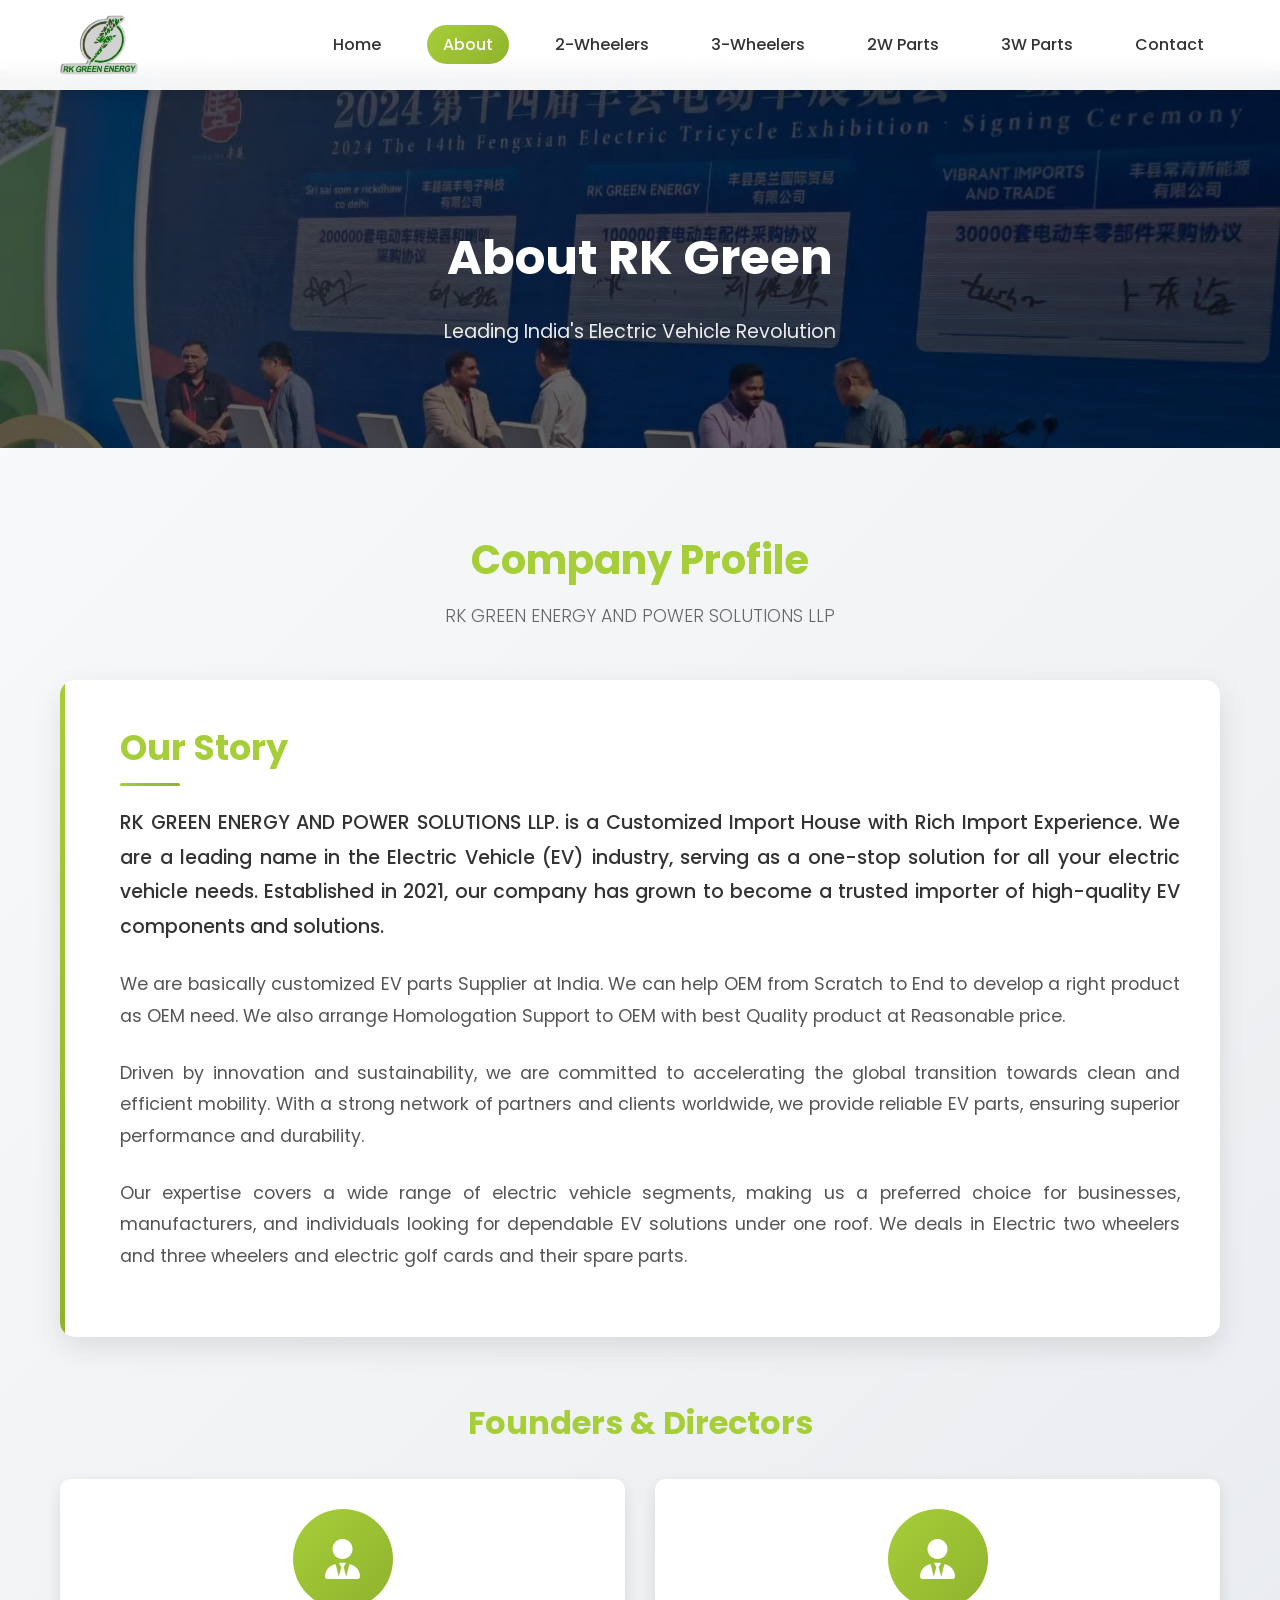
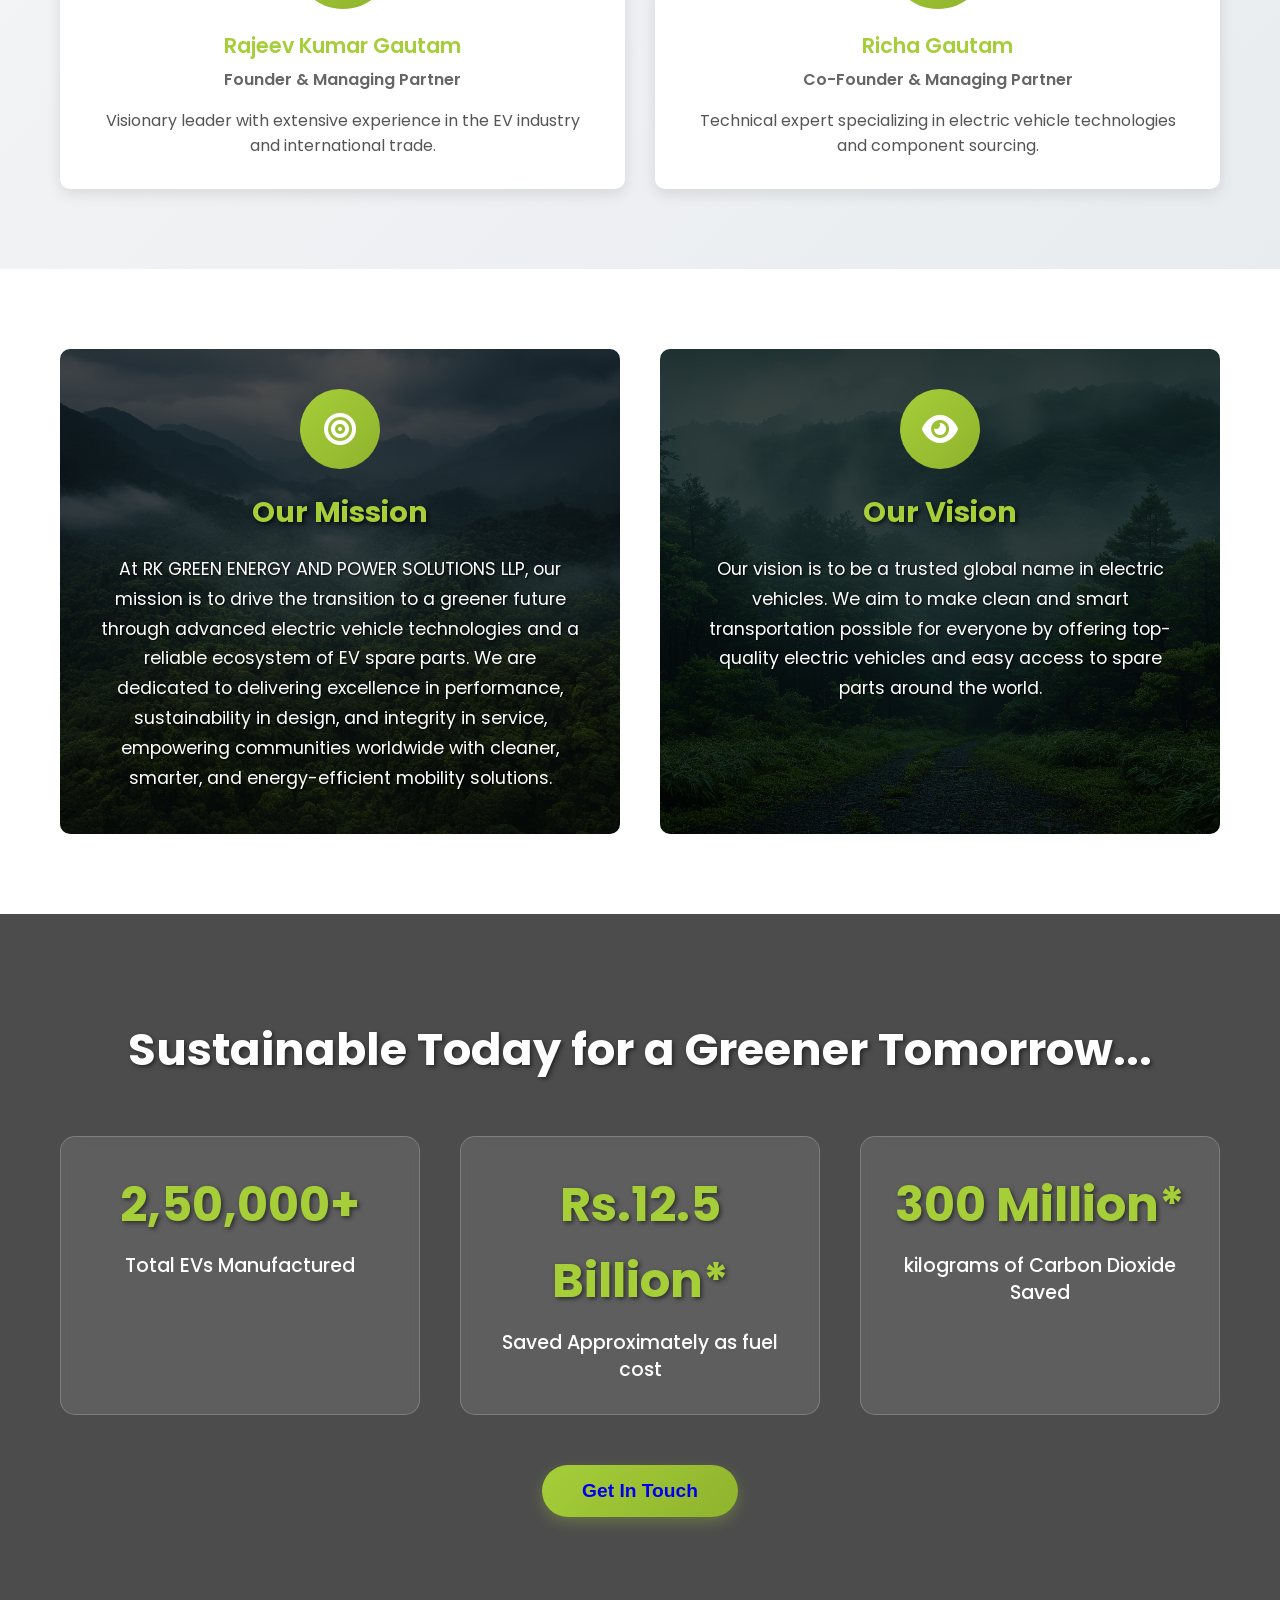
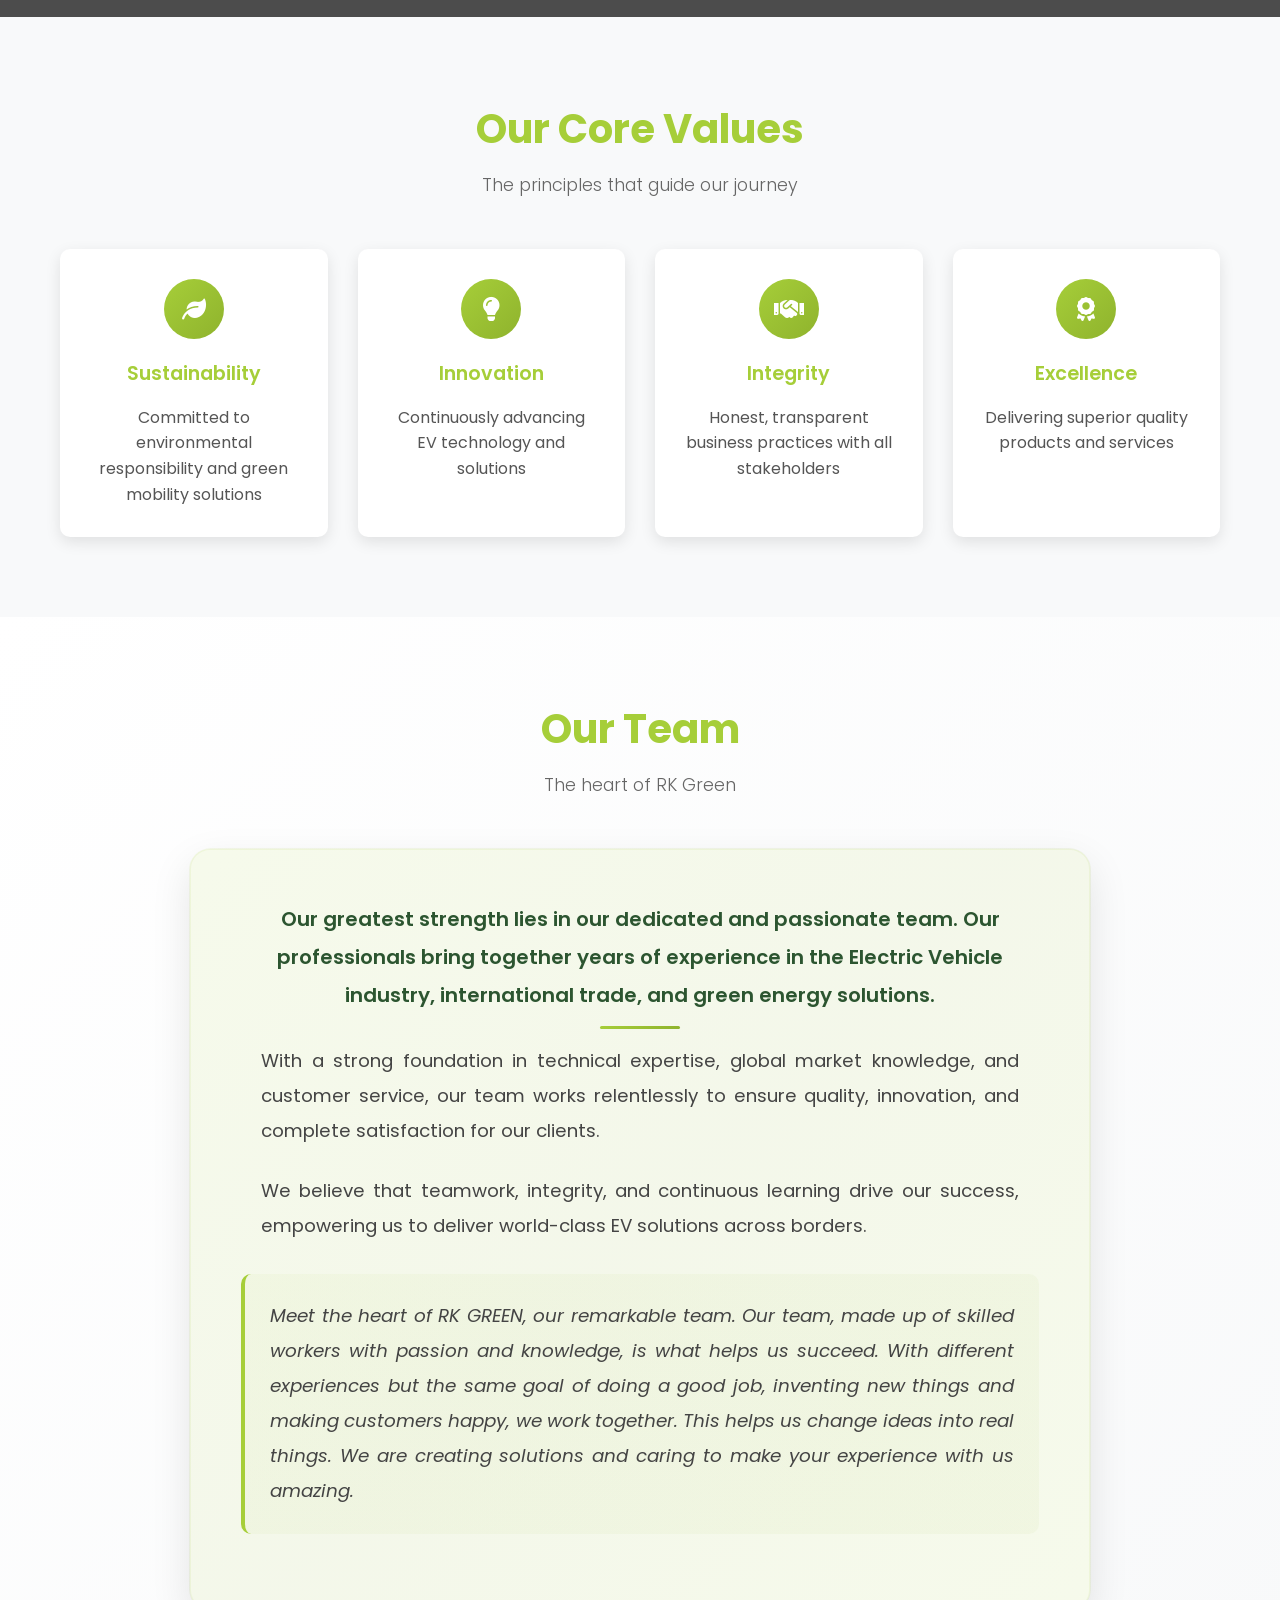
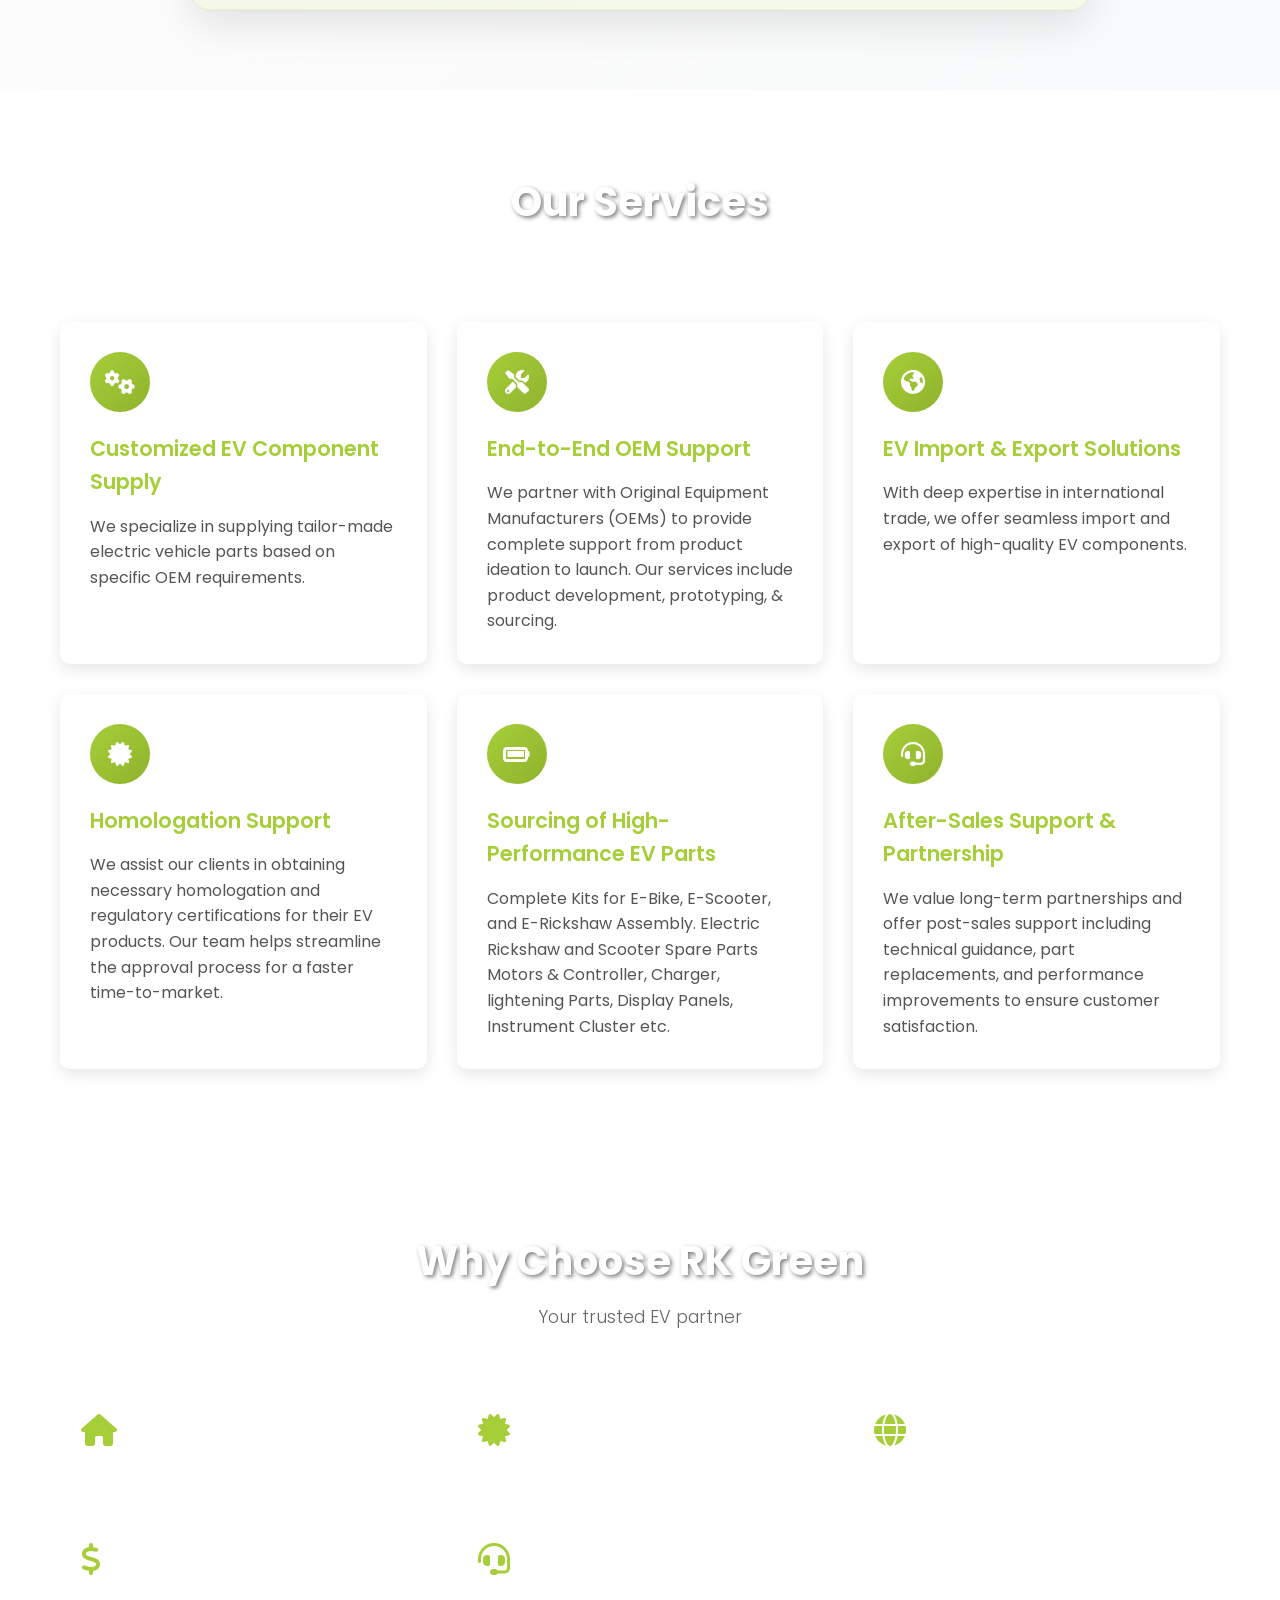
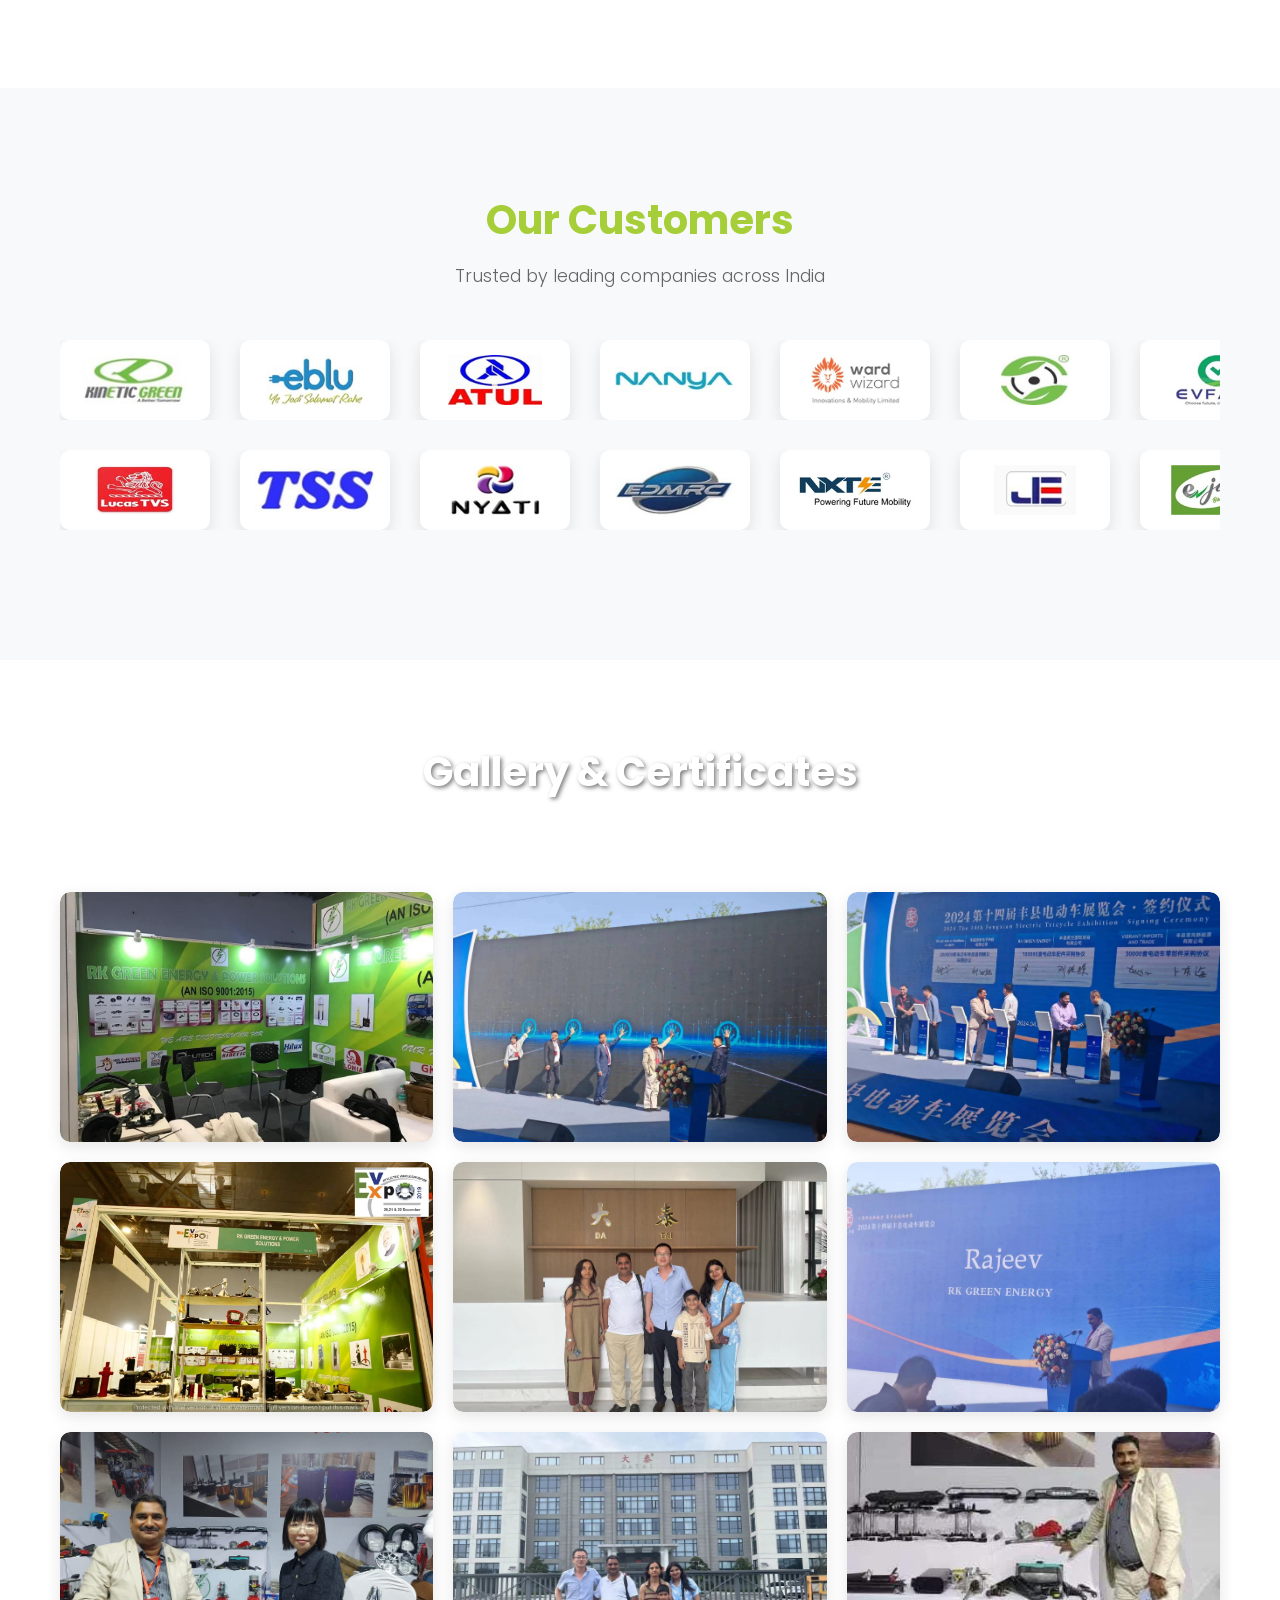
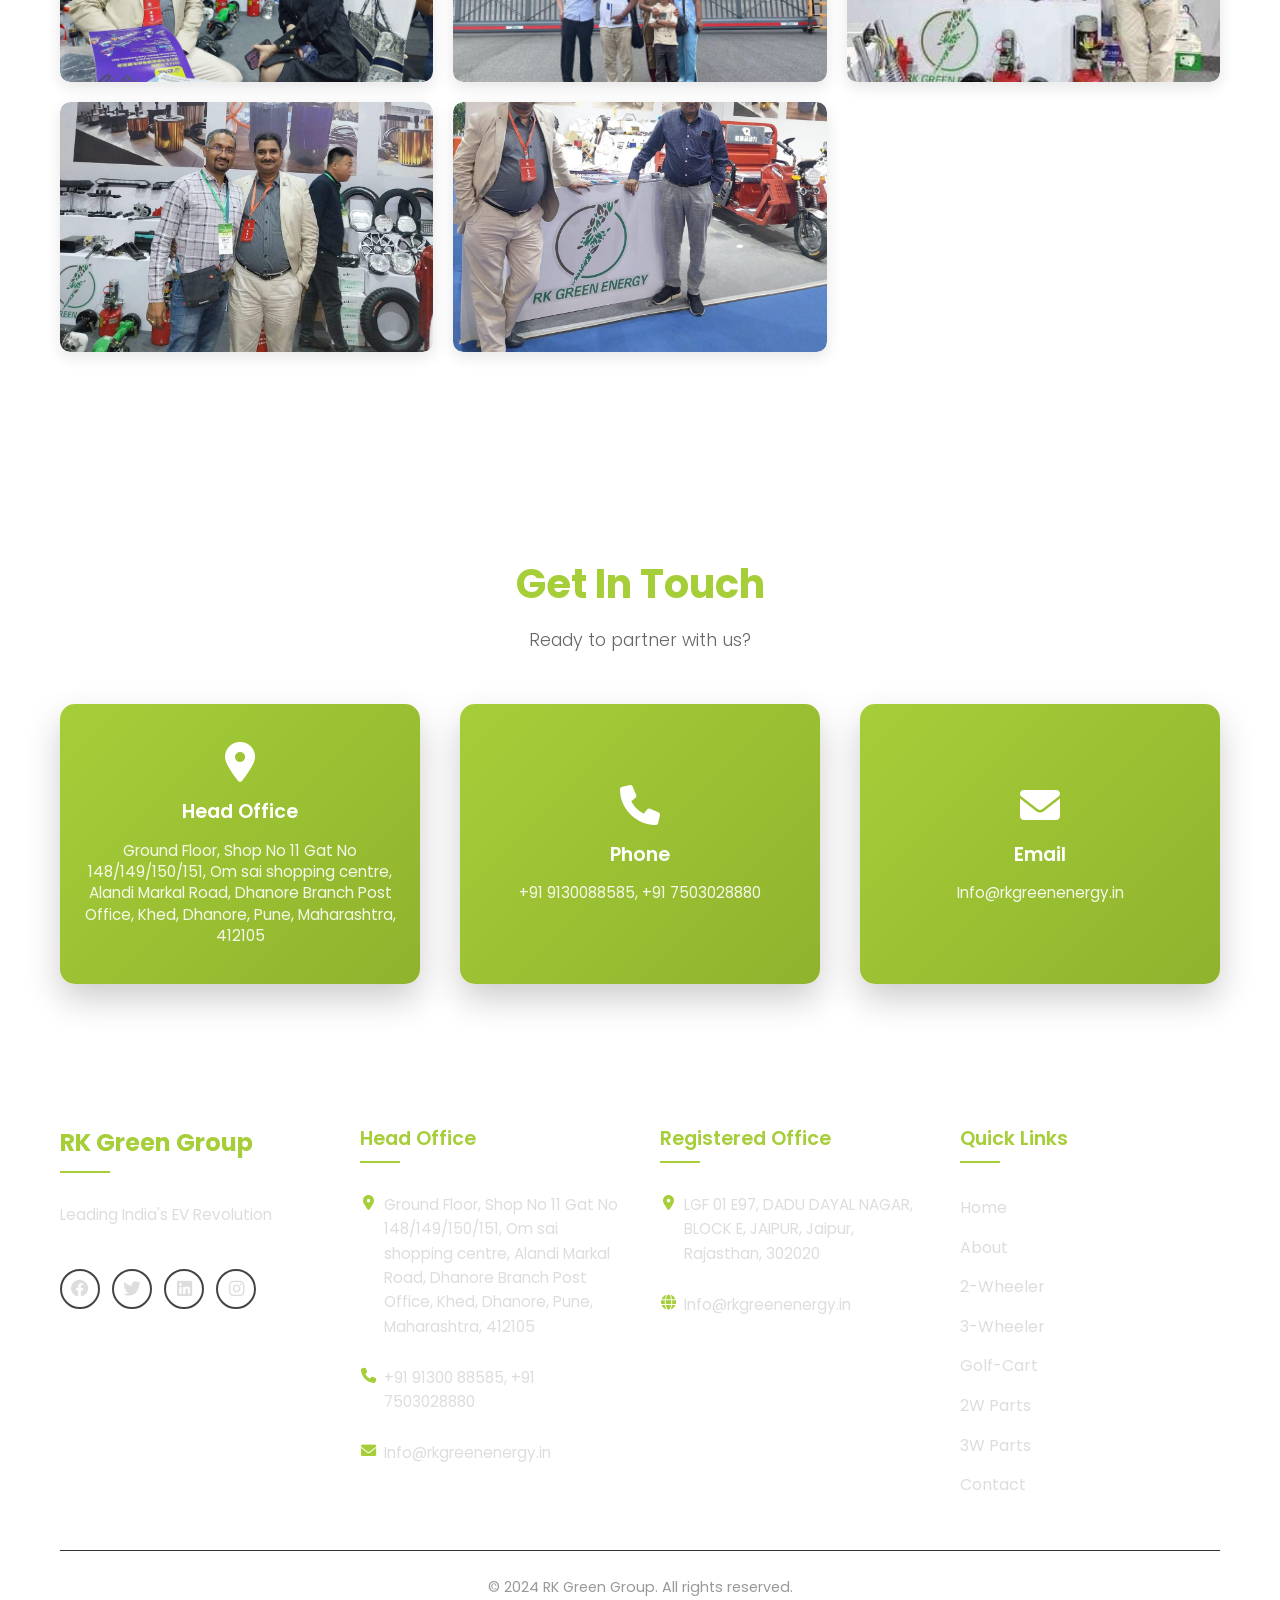
<file: about/about.html>
<!DOCTYPE html>
<html lang="en">
<head>
    <meta charset="UTF-8">
    <meta name="viewport" content="width=device-width, initial-scale=1.0">
    <title>About - RK Green Group</title>
    <link rel="icon" type="image/png" href="../Images/Logo-removebg.png">
    <link href="https://fonts.googleapis.com/css2?family=Poppins:wght@300;400;500;600;700&display=swap" rel="stylesheet">
    <link rel="stylesheet" href="../styles.css">
    <link rel="stylesheet" href="about.css">
    <link rel="stylesheet" href="https://cdnjs.cloudflare.com/ajax/libs/font-awesome/6.0.0/css/all.min.css">
</head>
<body>
    <!-- Navigation -->
    <nav class="navbar">
        <div class="nav-container">
            <div class="nav-logo">
                <img src="../Images/Logo-removebg.png" alt="RK Green Logo">
            </div>
<div class="hamburger">
                <span></span>
                <span></span>
                <span></span>
            </div>
            <ul class="nav-menu">
                <li><a href="../index.html">Home</a></li>
                <li><a href="about.html" class="active">About</a></li>
                <li><a href="../two-wheeler/two-wheeler.html">2-Wheelers</a></li>
                <li><a href="../three-wheeler/three-wheeler.html">3-Wheelers</a></li>
                <li><a href="../2w-spare-parts.html">2W Parts</a></li>
                <li><a href="../3w-spare-parts.html">3W Parts</a></li>
                <li><a href="../contact/contact.html">Contact</a></li>
            </ul>
        </div>
    </nav>

    <!-- Hero Section -->
    <section class="hero-section">
        <div class="hero-content">
            <h1>About RK Green </h1>
            <p>Leading India's Electric Vehicle Revolution</p>
        </div>
    </section>

    <!-- Company Profile Section -->
    <section id="company-profile" class="company-profile">
        <div class="container">
            <div class="section-header">
                <h2>Company Profile</h2>
                <p>RK GREEN ENERGY AND POWER SOLUTIONS LLP</p>
            </div>
            
            <div class="profile-content">
                <div class="profile-story">
                    <h3>Our Story</h3>
                    <p>RK GREEN ENERGY AND POWER SOLUTIONS LLP. is a Customized Import House with Rich Import Experience. We are a leading name in the Electric Vehicle (EV) industry, serving as a one-stop solution for all your electric vehicle needs. Established in 2021, our company has grown to become a trusted importer  of high-quality EV components and solutions.</p>
                    
                    <p>We are basically customized EV parts Supplier at India. We can help OEM from Scratch to End to develop a right product as OEM need. We also arrange Homologation Support to OEM with best Quality product at Reasonable price.</p>
                    
                    <p>Driven by innovation and sustainability, we are committed to accelerating the global transition towards clean and efficient mobility. With a strong network of partners and clients worldwide, we provide reliable EV parts, ensuring superior performance and durability.</p>
                    
                    <p>Our expertise covers a wide range of electric vehicle segments, making us a preferred choice for businesses, manufacturers, and individuals looking for dependable EV solutions under one roof. We deals in Electric two wheelers and three wheelers and electric golf cards and their spare parts.</p>
                </div>

                <div class="founders-section">
                    <h3>Founders & Directors</h3>
                    <div class="founders-grid">
                        <div class="founder-card">
                            <div class="founder-image">
                                <i class="fas fa-user-tie"></i>
                            </div>
                            <h4>Rajeev Kumar Gautam</h4>
                            <p class="founder-title">Founder & Managing Partner</p>
                            <p class="founder-bio">Visionary leader with extensive experience in the EV industry and international trade.</p>
                        </div>
                        <div class="founder-card">
                            <div class="founder-image">
                                <i class="fas fa-user-tie"></i>
                            </div>
                            <h4>Richa Gautam</h4>
                            <p class="founder-title">Co-Founder & Managing Partner</p>
                            <p class="founder-bio">Technical expert specializing in electric vehicle technologies and component sourcing.</p>
                        </div>
                    </div>
                </div>
            </div>
        </div>
    </section>

    <!-- Mission & Vision Section -->
    <section class="mission-vision">
        <div class="container">
            <div class="mv-grid">
                <div class="mv-card">
                    <div class="mv-icon">
                        <i class="fas fa-bullseye"></i>
                    </div>
                    <h3>Our Mission</h3>
                    <p>At RK GREEN ENERGY AND POWER SOLUTIONS LLP, our mission is to drive the transition to a greener future through advanced electric vehicle technologies and a reliable ecosystem of EV spare parts. We are dedicated to delivering excellence in performance, sustainability in design, and integrity in service, empowering communities worldwide with cleaner, smarter, and energy-efficient mobility solutions.</p>
                </div>
                <div class="mv-card">
                    <div class="mv-icon">
                        <i class="fas fa-eye"></i>
                    </div>
                    <h3>Our Vision</h3>
                    <p>Our vision is to be a trusted global name in electric vehicles. We aim to make clean and smart transportation possible for everyone by offering top-quality electric vehicles and easy access to spare parts around the world.</p>
                </div>
            </div>
        </div>
    </section>

    <!-- Sustainability Stats Section -->
    <section class="sustainability-stats">
        <div class="container">
            <div class="section-header">
                <h2>Sustainable Today for a Greener Tomorrow...</h2>
            </div>
            <div class="stats-grid">
                <div class="stat-card">
                    <div class="stat-number">2,50,000+</div>
                    <div class="stat-label">Total EVs Manufactured</div>
                </div>
                <div class="stat-card">
                    <div class="stat-number">Rs.12.5 Billion*</div>
                    <div class="stat-label">Saved Approximately as fuel cost</div>
                </div>
                <div class="stat-card">
                    <div class="stat-number">300 Million*</div>
                    <div class="stat-label">kilograms of Carbon Dioxide Saved</div>
                </div>
            </div>
            <div class="stats-cta">
                <button class="get-in-touch-btn"> <a href="../contact/contact.html">Get In Touch</a></button>
            </div>
        </div>
    </section>

    <!-- Core Values Section -->
    <section class="core-values">
        <div class="container">
            <div class="section-header">
                <h2>Our Core Values</h2>
                <p>The principles that guide our journey</p>
            </div>
            <div class="values-grid">
                <div class="value-card">
                    <div class="value-icon">
                        <i class="fas fa-leaf"></i>
                    </div>
                    <h4>Sustainability</h4>
                    <p>Committed to environmental responsibility and green mobility solutions</p>
                </div>
                <div class="value-card">
                    <div class="value-icon">
                        <i class="fas fa-lightbulb"></i>
                    </div>
                    <h4>Innovation</h4>
                    <p>Continuously advancing EV technology and solutions</p>
                </div>
                <div class="value-card">
                    <div class="value-icon">
                        <i class="fas fa-handshake"></i>
                    </div>
                    <h4>Integrity</h4>
                    <p>Honest, transparent business practices with all stakeholders</p>
                </div>
                <div class="value-card">
                    <div class="value-icon">
                        <i class="fas fa-award"></i>
                    </div>
                    <h4>Excellence</h4>
                    <p>Delivering superior quality products and services</p>
                </div>
            </div>
        </div>
    </section>

    <!-- Team Section -->
    <section class="team-section">
        <div class="container">
            <div class="section-header">
                <h2>Our Team</h2>
                <p>The heart of RK Green</p>
            </div>
            <div class="team-content">
                <div class="team-description">
                    <p>Our greatest strength lies in our dedicated and passionate team. Our professionals bring together years of experience in the Electric Vehicle industry, international trade, and green energy solutions.</p>
                    
                    <p>With a strong foundation in technical expertise, global market knowledge, and customer service, our team works relentlessly to ensure quality, innovation, and complete satisfaction for our clients.</p>
                    
                    <p>We believe that teamwork, integrity, and continuous learning drive our success, empowering us to deliver world-class EV solutions across borders.</p>
                    
                    <p>Meet the heart of RK GREEN, our remarkable team. Our team, made up of skilled workers with passion and knowledge, is what helps us succeed. With different experiences but the same goal of doing a good job, inventing new things and making customers happy, we work together. This helps us change ideas into real things. We are creating solutions and caring to make your experience with us amazing.</p>
                </div>
            </div>
        </div>
    </section>

    <!-- Services Section -->
    <section id="services" class="services-section">
        <div class="container">
            <div class="section-header">
                <h2>Our Services</h2>
                <p>Comprehensive EV solutions under one roof</p>
            </div>
            <div class="services-grid">
                <div class="service-card">
                    <div class="service-icon">
                        <i class="fas fa-cogs"></i>
                    </div>
                    <h4>Customized EV Component Supply</h4>
                    <p>We specialize in supplying tailor-made electric vehicle parts based on specific OEM requirements.</p>
                </div>
                <div class="service-card">
                    <div class="service-icon">
                        <i class="fas fa-tools"></i>
                    </div>
                    <h4>End-to-End OEM Support</h4>
                    <p>We partner with Original Equipment Manufacturers (OEMs) to provide complete support from product ideation to launch. Our services include product development, prototyping, & sourcing.</p>
                </div>
                <div class="service-card">
                    <div class="service-icon">
                        <i class="fas fa-globe-americas"></i>
                    </div>
                    <h4>EV Import & Export Solutions</h4>
                    <p>With deep expertise in international trade, we offer seamless import and export of high-quality EV components.</p>
                </div>
                <div class="service-card">
                    <div class="service-icon">
                        <i class="fas fa-certificate"></i>
                    </div>
                    <h4>Homologation Support</h4>
                    <p>We assist our clients in obtaining necessary homologation and regulatory certifications for their EV products. Our team helps streamline the approval process for a faster time-to-market.</p>
                </div>
                <div class="service-card">
                    <div class="service-icon">
                        <i class="fas fa-battery-full"></i>
                    </div>
                    <h4>Sourcing of High-Performance EV Parts</h4>
                    <p>Complete Kits for E-Bike, E-Scooter, and E-Rickshaw Assembly. Electric Rickshaw and Scooter Spare Parts Motors & Controller, Charger, lightening Parts, Display Panels, Instrument Cluster etc.</p>
                </div>
                <div class="service-card">
                    <div class="service-icon">
                        <i class="fas fa-headset"></i>
                    </div>
                    <h4>After-Sales Support & Partnership</h4>
                    <p>We value long-term partnerships and offer post-sales support including technical guidance, part replacements, and performance improvements to ensure customer satisfaction.</p>
                </div>
            </div>
        </div>
    </section>

    <!-- Why Choose Us Section -->
    <section class="why-choose">
        <div class="container">
            <div class="section-header">
                <h2>Why Choose RK Green</h2>
                <p>Your trusted EV partner</p>
            </div>
            <div class="choose-grid">
                <div class="choose-item">
                    <i class="fas fa-home"></i>
                    <h4>Complete EV Solutions Under One Roof</h4>
                </div>
                <div class="choose-item">
                    <i class="fas fa-certificate"></i>
                    <h4>High-Quality, Tested & Certified Products</h4>
                </div>
                <div class="choose-item">
                    <i class="fas fa-globe"></i>
                    <h4>Global Import & Export Network</h4>
                </div>
                <div class="choose-item">
                    <i class="fas fa-dollar-sign"></i>
                    <h4>Competitive Pricing & Reliable Supply</h4>
                </div>
                <div class="choose-item">
                    <i class="fas fa-headset"></i>
                    <h4>Dedicated After-Sales Support</h4>
                </div>
            </div>
        </div>
    </section>

    <!-- Customers Section -->
    <section class="customers-section">
        <div class="container">
            <div class="section-header">
                <h2>Our Customers</h2>
                <p>Trusted by leading companies across India</p>
            </div>
            <div class="customers-carousel">
                <div class="carousel-row left-to-right">
                    <div class="carousel-track">
                        <img src="../Customer_Images/Customer_1.jpeg" alt="Customer 1">
                        <img src="../Customer_Images/Customer_2.jpeg"  alt="Customer 2">
                        <img src="../Customer_Images/Customer_3.jpeg" alt="Customer 3">
                        <img src="../Customer_Images/Customer_4.jpeg"  alt="Customer 4">
                        <img src="../Customer_Images/Customer_5.jpeg"  alt="Customer 5">
                        <img src="../Customer_Images/Customer_6.jpeg"  alt="Customer 6">
                        <img src="../Customer_Images/Customer_7.jpeg"  alt="Customer 7">
                        <img src="../Customer_Images/Customer_8.jpeg"  alt="Customer 8">
                        <img src="../Customer_Images/Customer_9.jpeg"  alt="Customer 9">
                    </div>
                </div>
                <div class="carousel-row right-to-left">
                    <div class="carousel-track">
                        <img src="../Customer_Images/Customer_10.jpeg"  alt="Customer 10">
                        <img src="../Customer_Images/Customer_11.jpeg"  alt="Customer 11">
                        <img src="../Customer_Images/Customer_12.jpeg"  alt="Customer 12">
                        <img src="../Customer_Images/Customer_13.jpeg"  alt="Customer 13">
                        <img src="../Customer_Images/Customer_14.jpeg"  alt="Customer 14">
                        <img src="../Customer_Images/Customer_15.jpeg"  alt="Customer 15">
                        <img src="../Customer_Images/Customer_16.jpeg"  alt="Customer 16">
                        <img src="../Customer_Images/Customer_17.jpeg"  alt="Customer 17">
                        <img src="../Customer_Images/Customer_18.jpeg"  alt="Customer 18">
                    </div>
                </div>
            </div>
        </div>
    </section>

    <!-- Gallery Section -->
    <section id="gallery" class="gallery-section">
        <div class="container">
            <div class="section-header">
                <h2>Gallery & Certificates</h2>
                <p>Our journey in pictures</p>
            </div>
            

            <div class="gallery-grid" id="gallery-grid">
                <!-- Certificates -->
                <div class="gallery-item" data-category="certificates">
                    <img src="../Gallery_Images/WhatsApp Image 2025-12-12 at 22.41.02_2d7d7204.jpg" alt="">
                </div>
                <div class="gallery-item" data-category="certificates">
                    <img src="../Gallery_Images/WhatsApp Image 2025-12-12 at 22.41.02_ad541272.jpg" alt="">
                </div>
                
                <!-- Factory Photos -->
                <div class="gallery-item" data-category="factory">
                    <img src="../Gallery_Images/WhatsApp Image 2025-12-12 at 22.41.02_c531161a.jpg" alt="">
                </div>
                <div class="gallery-item" data-category="factory">
                    <img src="../Gallery_Images/WhatsApp Image 2025-12-12 at 22.41.03_eee72217.jpg" alt="">
                </div>
                
                <!-- Team Photos -->
                <div class="gallery-item" data-category="team">
                    <img src="../Gallery_Images/WhatsApp Image 2025-12-12 at 22.41.03_fde247d4.jpg" alt="">
                </div>
                <div class="gallery-item" data-category="team">
                    <img src="../Gallery_Images/WhatsApp Image 2025-12-12 at 22.41.04_448504e6.jpg" alt="">
                </div>
                
                <!-- Product Photos -->
                <div class="gallery-item" data-category="products">
                    <img src="../Gallery_Images/WhatsApp Image 2025-12-12 at 22.41.05_09cd0e9d.jpg" alt="">
                </div>
                <div class="gallery-item" data-category="products">
                    <img src="../Gallery_Images/WhatsApp Image 2025-12-12 at 22.41.05_586babd0.jpg" alt="">
                </div>
                <div class="gallery-item" data-category="products">
                    <img src="../Gallery_Images/WhatsApp Image 2025-12-12 at 22.41.05_fae99d65.jpg" alt="">
                </div>
                
                <!-- Appreciation Letters -->
                <div class="gallery-item" data-category="appreciation">
                    <img src="../Gallery_Images/WhatsApp Image 2025-12-12 at 22.41.06_e380b653.jpg" alt="">
                </div>
                <div class="gallery-item" data-category="appreciation">
                    <img src="../Gallery_Images/WhatsApp Image 2025-12-12 at 22.41.07_9cf68337.jpg" alt="">
                </div>
            </div>
            
        </div>
    </section>

    <!-- Contact Section -->
    <section id="contact" class="contact-section">
        <div class="container">
            <div class="section-header">
                <h2>Get In Touch</h2>
                <p>Ready to partner with us?</p>
            </div>
            <div class="contact-cards">
                <div class="contact-card">
                    <div class="card-inner">
                        <i class="fas fa-map-marker-alt"></i>
                        <h4>Head Office</h4>
                        <p>Ground Floor, Shop No 11 Gat No 148/149/150/151, Om sai shopping centre, Alandi Markal Road, Dhanore Branch Post Office, Khed, Dhanore, Pune, Maharashtra, 412105</p>
                    </div>
                </div>
                <div class="contact-card">
                    <div class="card-inner">
                        <i class="fas fa-phone"></i>
                        <h4>Phone</h4>
                        <p>+91 9130088585, +91 7503028880</p>
                    </div>
                </div>
                <div class="contact-card">
                    <div class="card-inner">
                        <i class="fas fa-envelope"></i>
                        <h4>Email</h4>
                        <p>Info@rkgreenenergy.in</p>
                    </div>
                </div>
            </div>
        </div>
    </section>

    <!-- Footer -->
    <footer class="footer">
        <div class="container">
            <div class="footer-content">
                <div class="footer-section">
                    <h3>RK Green Group</h3>
                    <p>Leading India's EV Revolution</p>
                    <div class="social-icons">
                        <a href="#"><i class="fab fa-facebook"></i></a>
                        <a href="#"><i class="fab fa-twitter"></i></a>
                        <a href="#"><i class="fab fa-linkedin"></i></a>
                        <a href="#"><i class="fab fa-instagram"></i></a>
                    </div>
                </div>
                <div class="footer-section">
                    <h4>Head Office</h4>
                    <p><i class="fas fa-map-marker-alt"></i> Ground Floor, Shop No 11 Gat No 148/149/150/151, Om sai shopping centre, Alandi Markal Road, Dhanore Branch Post Office, Khed, Dhanore, Pune, Maharashtra, 412105</p>
                 <p><i class="fas fa-phone"></i> +91 91300 88585, +91 7503028880</p>
                    <p><i class="fas fa-envelope"></i> Info@rkgreenenergy.in</p>
                </div>
                <div class="footer-section">
                    <h4>Registered Office</h4>
                    <p><i class="fas fa-map-marker-alt"></i> LGF 01 E97, DADU DAYAL NAGAR, BLOCK E, JAIPUR, Jaipur, Rajasthan, 302020</p>
                    <p><i class="fas fa-globe"></i> Info@rkgreenenergy.in</p>
                </div>
                <div class="footer-section">
                    <h4>Quick Links</h4>
                    <ul>
                        <li><a href="../index.html">Home</a></li>
                        <li><a href="about.html">About</a></li>
                        <li><a href="../two-wheeler/two-wheeler.html">2-Wheeler</a></li>
                        <li><a href="../three-wheeler/three-wheeler.html">3-Wheeler</a></li>
                         <li><a href="../three-wheeler/three-wheeler.html">Golf-Cart</a></li>
                        <li><a href="../2w-spare-parts.html">2W Parts</a></li>
                        <li><a href="../3w-spare-parts.html">3W Parts</a></li>
                        <li><a href="../contact/contact.html">Contact</a></li>
                    </ul>
                </div>
            </div>
            <div class="footer-bottom">
                <p>&copy; 2024 RK Green Group. All rights reserved.</p>
            </div>
        </div>
    </footer>

    <script src="about.js"></script>
</body>
</html>
</file>
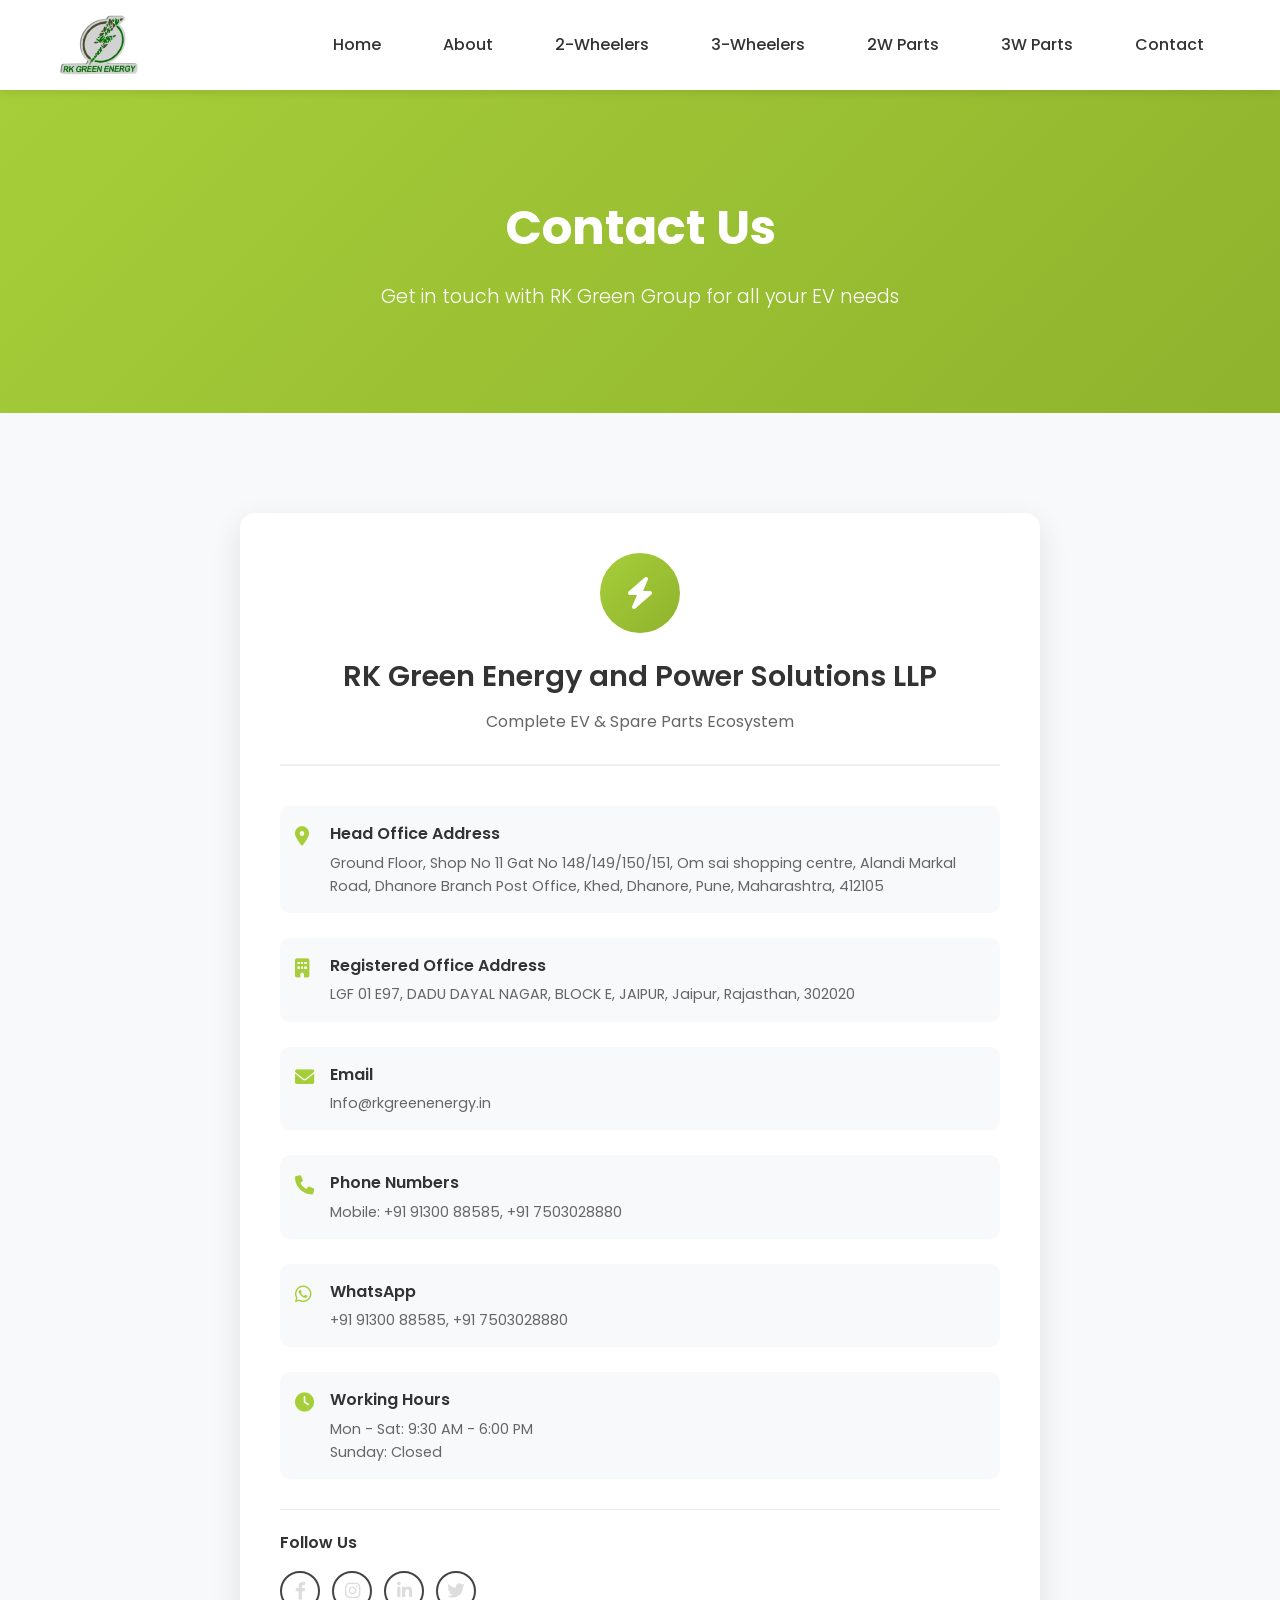
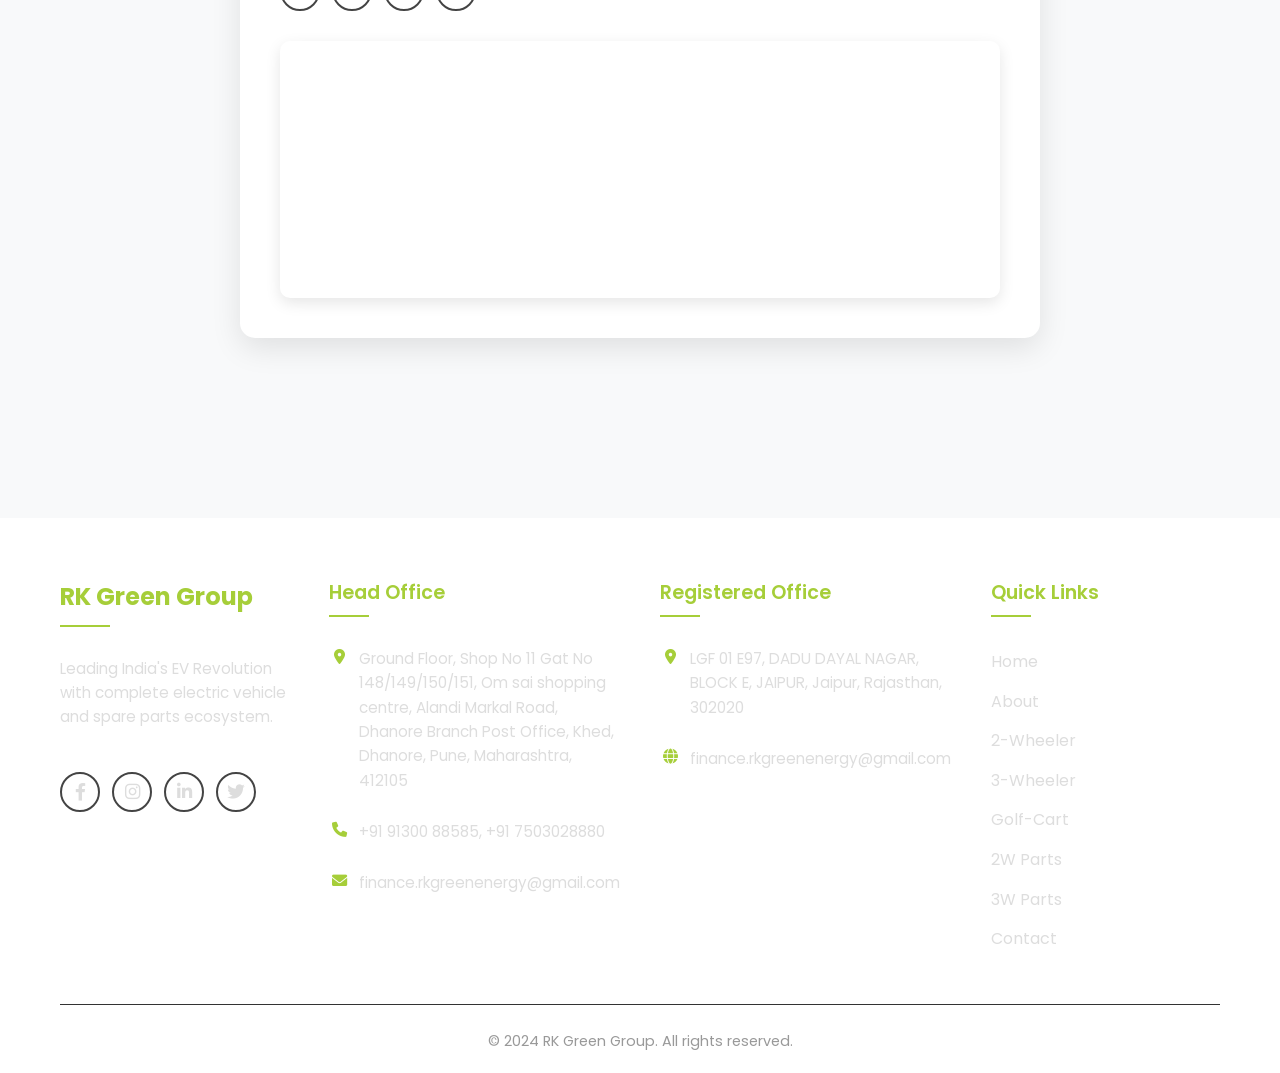
<file: contact/contact.html>
<!DOCTYPE html>
<html lang="en">
<head>
    <meta charset="UTF-8">
    <meta name="viewport" content="width=device-width, initial-scale=1.0">
    <title>Contact Us - RK Green Group</title>
    <link rel="icon" type="image/png" href="../Images/Logo-removebg.png">
    <link rel="stylesheet" href="../styles.css">
    <link href="https://fonts.googleapis.com/css2?family=Poppins:wght@300;400;500;600;700&display=swap" rel="stylesheet">
    <link rel="stylesheet" href="contact.css">
    <link rel="stylesheet" href="https://cdnjs.cloudflare.com/ajax/libs/font-awesome/6.0.0/css/all.min.css">
</head>
<body>
    <!-- Navigation -->
    <nav class="navbar">
        <div class="nav-container">
            <div class="nav-logo">
                <img src="../Images/Logo-removebg.png" alt="RK Green Logo">
            </div>
<div class="hamburger">
                <span></span>
                <span></span>
                <span></span>
            </div>
            <ul class="nav-menu">
                <li><a href="../index.html">Home</a></li>
                <li><a href="../about/about.html">About</a></li>
                <li><a href="../two-wheeler/two-wheeler.html">2-Wheelers</a></li>
                <li><a href="../three-wheeler/three-wheeler.html">3-Wheelers</a></li>
                <li><a href="../2w-spare-parts.html">2W Parts</a></li>
                <li><a href="../3w-spare-parts.html">3W Parts</a></li>
                <li><a href="contact.html">Contact</a></li>
            </ul>
        </div>
    </nav>

    <!-- Contact Hero Section -->
    <section class="contact-hero">
        <div class="container">
            <div class="contact-hero-content">
                <h1>Contact Us</h1>
                <p>Get in touch with RK Green Group for all your EV needs</p>
            </div>
        </div>
    </section>

    <!-- Contact Section -->
    <section class="contact-section">
        <div class="container">
            <div class="contact-grid">
                <!-- RK Green Energy and Power Solutions -->
                <div class="company-contact-card">
                    <div class="company-header">
                        <div class="company-icon">
                            <i class="fas fa-bolt"></i>
                        </div>
                        <h2>RK Green Energy and Power Solutions LLP</h2>
                        <p>Complete EV & Spare Parts Ecosystem</p>
                    </div>
                    
                    <div class="contact-details">
                        <div class="contact-item">
                            <i class="fas fa-map-marker-alt"></i>
                            <div>
                                <h4>Head Office Address</h4>
                                <p>Ground Floor, Shop No 11 Gat No 148/149/150/151, Om sai shopping centre, Alandi Markal Road, Dhanore Branch Post Office, Khed, Dhanore, Pune, Maharashtra, 412105</p>
                            </div>
                        </div>

                        <div class="contact-item">
                            <i class="fas fa-building"></i>
                            <div>
                                <h4>Registered Office Address</h4>
                                <p>LGF 01 E97, DADU DAYAL NAGAR, BLOCK E, JAIPUR, Jaipur, Rajasthan, 302020</p>
                            </div>
                        </div>

                        <div class="contact-item">
                            <i class="fas fa-envelope"></i>
                            <div>
                                <h4>Email</h4>
                                <p>Info@rkgreenenergy.in</p>
                            </div>
                        </div>

                        <div class="contact-item">
                            <i class="fas fa-phone"></i>
                            <div>
                                <h4>Phone Numbers</h4>
                                <p>Mobile: +91 91300 88585, +91 7503028880</p>
                            </div>
                        </div>

                        <div class="contact-item">
                            <i class="fab fa-whatsapp"></i>
                            <div>
                                <h4>WhatsApp</h4>
                                <p>+91 91300 88585, +91 7503028880</p>
                            </div>
                        </div>

                        <div class="contact-item">
                            <i class="fas fa-clock"></i>
                            <div>
                                <h4>Working Hours</h4>
                                <p>Mon - Sat: 9:30 AM - 6:00 PM<br>Sunday: Closed</p>
                            </div>
                        </div>

                        <div class="social-media">
                            <h4>Follow Us</h4>
                            <div class="social-icons">
                                <a href="#" aria-label="Facebook"><i class="fab fa-facebook-f"></i></a>
                                <a href="#" aria-label="Instagram"><i class="fab fa-instagram"></i></a>
                                <a href="#" aria-label="LinkedIn"><i class="fab fa-linkedin-in"></i></a>
                                <a href="#" aria-label="Twitter"><i class="fab fa-twitter"></i></a>
                            </div>
                        </div>
                    </div>

                    <div class="map-container">
                        <iframe 
                            src="https://www.google.com/maps/embed?pb=!1m18!1m12!1m3!1d3888.8267!2d77.6648!3d12.9141!2m3!1f0!2f0!3f0!3m2!1i1024!2i768!4f13.1!3m3!1m2!1s0x0%3A0x0!2zMTLCsDU0JzUwLjgiTiA3N8KwMzknNTMuMyJF!5e0!3m2!1sen!2sin!4v1234567890"
                            width="100%" 
                            height="250" 
                            style="border:0;" 
                            allowfullscreen="" 
                            loading="lazy">
                        </iframe>
                    </div>
                </div>
            </div>

            <!-- Contact Form Section
            <div class="contact-form-section">
                <div class="section-header">
                    <h2>Send Us a Message</h2>
                    <p>Have questions? We'd love to hear from you</p>
                </div>
                
                <form class="contact-form">
                    <div class="form-row">
                        <div class="form-group">
                            <input type="text" placeholder="Your Name" required>
                        </div>
                        <div class="form-group">
                            <input type="email" placeholder="Your Email" required>
                        </div>
                    </div>
                    <div class="form-row">
                        <div class="form-group">
                            <input type="tel" placeholder="Phone Number" required>
                        </div>
                        <div class="form-group">
                            <select required>
                                <option value="">Select Company</option>
                                <option value="energy">RK Green Energy & Power Solutions</option>
                                <option value="manufacturing">RK Green Manufacturing</option>
                                <option value="both">Both Companies</option>
                            </select>
                        </div>
                    </div>
                    <div class="form-group">
                        <input type="text" placeholder="Subject" required>
                    </div>
                    <div class="form-group">
                        <textarea placeholder="Your Message" rows="5" required></textarea>
                    </div>
                    <button type="submit" class="submit-btn">
                        Send Message
                        <i class="fas fa-paper-plane"></i>
                    </button>
                </form>
            </div> -->
        </div>
    </section>

    <!-- Footer -->
    <footer class="footer">
        <div class="container">
            <div class="footer-content">
                <div class="footer-section">
                    <h3>RK Green Group</h3>
                    <p>Leading India's EV Revolution with complete electric vehicle and spare parts ecosystem.</p>
                    <div class="social-icons">
                        <a href="#"><i class="fab fa-facebook-f"></i></a>
                        <a href="#"><i class="fab fa-instagram"></i></a>
                        <a href="#"><i class="fab fa-linkedin-in"></i></a>
                        <a href="#"><i class="fab fa-twitter"></i></a>
                    </div>
                </div>
                
                <div class="footer-section">
                    <h4>Head Office</h4>
                    <p><i class="fas fa-map-marker-alt"></i> Ground Floor, Shop No 11 Gat No 148/149/150/151, Om sai shopping centre, Alandi Markal Road, Dhanore Branch Post Office, Khed, Dhanore, Pune, Maharashtra, 412105</p>
                    <p><i class="fas fa-phone"></i> +91 91300 88585, +91 7503028880</p>
                    <p><i class="fas fa-envelope"></i> finance.rkgreenenergy@gmail.com</p>
                </div>
                <div class="footer-section">
                    <h4>Registered Office</h4>
                    <p><i class="fas fa-map-marker-alt"></i> LGF 01 E97, DADU DAYAL NAGAR, BLOCK E, JAIPUR, Jaipur, Rajasthan, 302020</p>
                    <p><i class="fas fa-globe"></i>finance.rkgreenenergy@gmail.com</p>
                </div>
                <div class="footer-section">
                    <h4>Quick Links</h4>
                    <ul>
                        <li><a href="../index.html">Home</a></li>
                        <li><a href="../about/about.html">About</a></li>
                        <li><a href="../two-wheeler/two-wheeler.html">2-Wheeler</a></li>
                        <li><a href="../three-wheeler/three-wheeler.html">3-Wheeler</a></li>
                         <li><a href="../three-wheeler/three-wheeler.html">Golf-Cart</a></li>
                        <li><a href="../2w-spare-parts.html">2W Parts</a></li>
                        <li><a href="../3w-spare-parts.html">3W Parts</a></li>
                        <li><a href="contact.html">Contact</a></li>
                    </ul>
                </div>
            </div>
            
            <div class="footer-bottom">
                <p>&copy; 2024 RK Green Group. All rights reserved.</p>
            </div>
        </div>
    </footer>
<script>
// Mobile Navigation
const hamburger = document.querySelector('.hamburger');
const navMenu = document.querySelector('.nav-menu');

if (hamburger && navMenu) {
    hamburger.addEventListener('click', () => {
        hamburger.classList.toggle('active');
        navMenu.classList.toggle('active');
    });

    document.querySelectorAll('.nav-menu a').forEach(link => {
        link.addEventListener('click', () => {
            hamburger.classList.remove('active');
            navMenu.classList.remove('active');
        });
    });
}
</script>
</body>
</html>
</file>
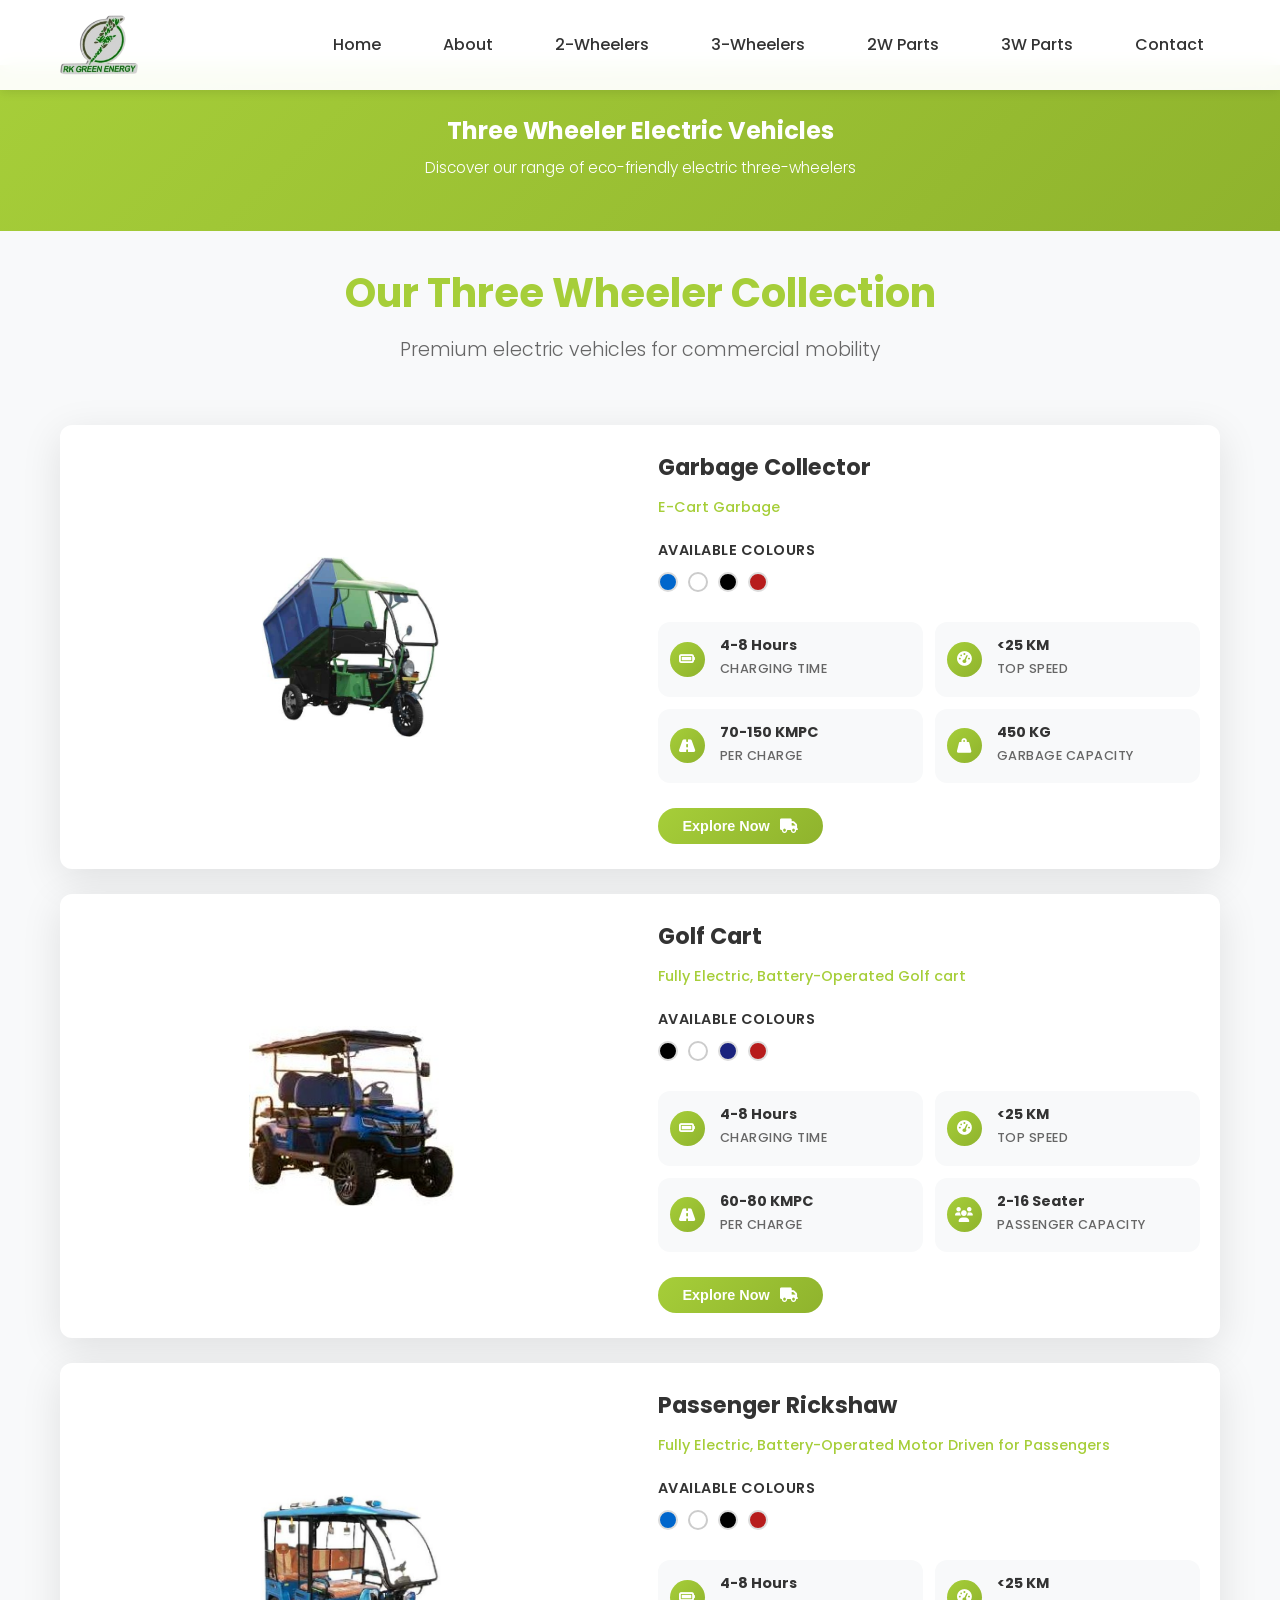
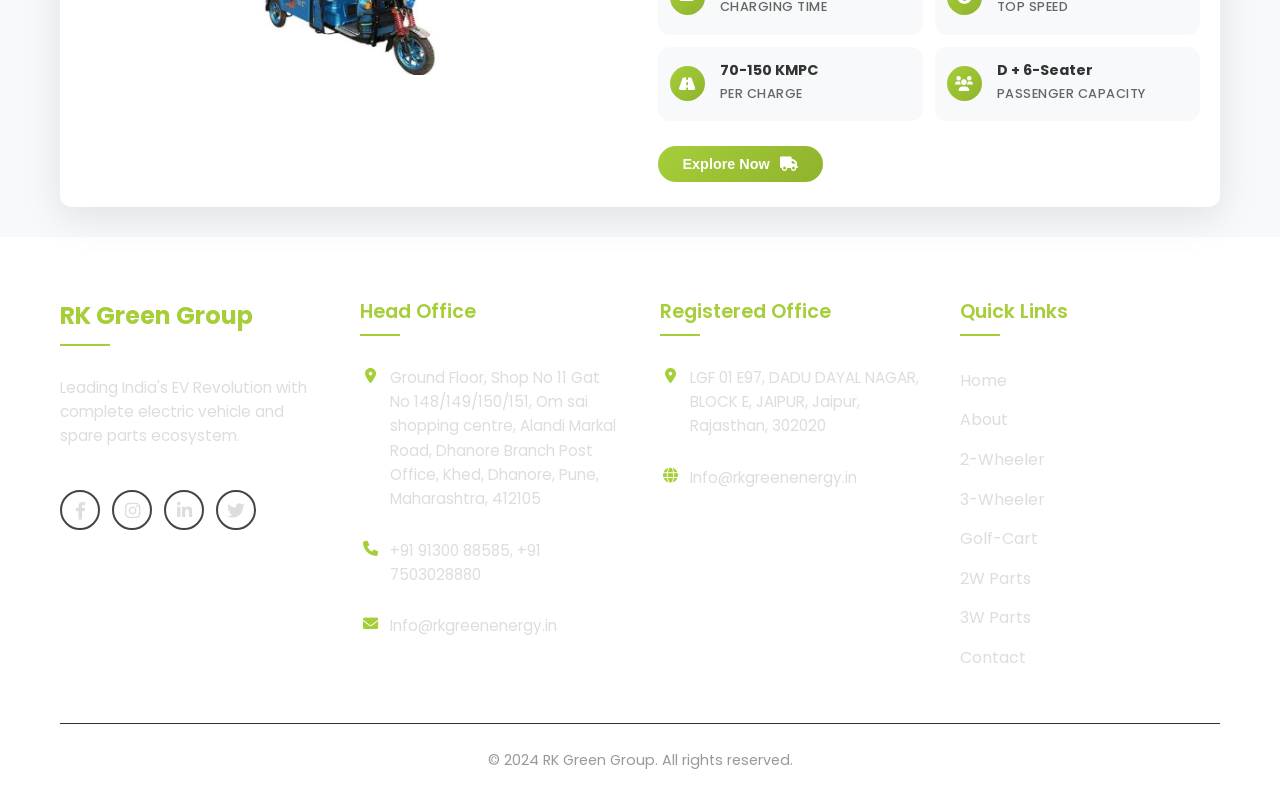
<file: three-wheeler/three-wheeler.html>
<!DOCTYPE html>
<html lang="en">
<head>
    <meta charset="UTF-8">
    <meta name="viewport" content="width=device-width, initial-scale=1.0">
    <title>Three Wheeler - RK Green Group</title>
    <link rel="icon" type="image/png" href="../Images/Logo-removebg.png">
    <link rel="stylesheet" href="../styles.css">
    <link rel="stylesheet" href="three-wheeler.css">
    <link href="https://fonts.googleapis.com/css2?family=Poppins:wght@300;400;500;600;700&display=swap" rel="stylesheet">
    <link rel="stylesheet" href="https://cdnjs.cloudflare.com/ajax/libs/font-awesome/6.0.0/css/all.min.css">
</head>
<body>
    <!-- Navigation -->
    <nav class="navbar">
        <div class="nav-container">
            <div class="nav-logo">
                <img src="../Images/Logo-removebg.png" alt="RK Green Logo">
            </div>
<div class="hamburger">
                <span></span>
                <span></span>
                <span></span>
            </div>
            <ul class="nav-menu">
                <li><a href="../index.html">Home</a></li>
                <li><a href="../about/about.html">About</a></li>
                <li><a href="../two-wheeler/two-wheeler.html">2-Wheelers</a></li>
                <li><a href="three-wheeler.html">3-Wheelers</a></li>
            
                <li><a href="../2w-spare-parts.html">2W Parts</a></li>
                <li><a href="../3w-spare-parts.html">3W Parts</a></li>
                <li><a href="../contact/contact.html">Contact</a></li>
            </ul>
        </div>
    </nav>

    <!-- Hero Section -->
    <section class="three-wheeler-hero">
        <div class="container">
            <div class="hero-content">
                <h1>Three Wheeler Electric Vehicles</h1>
                <p>Discover our range of eco-friendly electric three-wheelers</p>
            </div>
        </div>
    </section>

    <!-- Products Section -->
    <section class="products-section">
        <div class="container">
            <div class="section-header">
                <h2>Our Three Wheeler Collection</h2>
                <p>Premium electric vehicles for commercial mobility</p>
            </div>

            <div class="products-list">
                <!-- Garbage Collector Rickshaw Model -->
                <div class="product-showcase">
                    <div class="product-image-section">
                        <img src="../Images/product garbage rick.jpg" alt="Garbage Collector Rickshaw">
                    </div>
                    <div class="product-specs-section">
                        <h2>Garbage Collector</h2>
                        <p class="product-tagline">E-Cart Garbage</p>
                        
                        <div class="colors-section">
                            <h4>Available Colours</h4>
                            <div class="color-options">
                                <div class="color-option" style="background-color: #0066CC" title="Blue"></div>
                                <div class="color-option" style="background-color: #FFFFFF" title="White"></div>
                                <div class="color-option" style="background-color: #000000" title="Black"></div>
                                <div class="color-option" style="background-color: #B71C1C" title="Red"></div>
                            </div>
                        </div>
                        
                        <div class="specs-container">
                            <div class="spec-box">
                                <div class="spec-icon">
                                    <i class="fas fa-battery-full"></i>
                                </div>
                                <div class="spec-content">
                                    <span class="spec-number">4-8 Hours</span>
                                    <span class="spec-label">CHARGING TIME</span>
                                </div>
                            </div>
                            
                            <div class="spec-box">
                                <div class="spec-icon">
                                    <i class="fas fa-tachometer-alt"></i>
                                </div>
                                <div class="spec-content">
                                    <span class="spec-number">&lt;25 KM</span>
                                    <span class="spec-label">TOP SPEED</span>
                                </div>
                            </div>
                            
                            <div class="spec-box">
                                <div class="spec-icon">
                                    <i class="fas fa-road"></i>
                                </div>
                                <div class="spec-content">
                                    <span class="spec-number">70-150 KMPC</span>
                                    <span class="spec-label">PER CHARGE</span>
                                </div>
                            </div>
                            
                            <div class="spec-box">
                                <div class="spec-icon">
                                    <i class="fas fa-weight-hanging"></i>
                                </div>
                                <div class="spec-content">
                                    <span class="spec-number">450 KG</span>
                                    <span class="spec-label">GARBAGE CAPACITY</span>
                                </div>
                            </div>
                        </div>
                        
                        <button class="explore-btn" onclick="openModal('garbage')">
                            Explore Now <i class="fas fa-truck"></i>
                        </button>
                    </div>
                </div>

                <!-- Golf Cart Model -->
                <div class="product-showcase">
                    <div class="product-image-section">
                        <img src="../Images/product golf cart.jpg" alt="Golf Cart">
                    </div>
                    <div class="product-specs-section">
                        <h2>Golf Cart</h2>
                        <p class="product-tagline">Fully Electric, Battery-Operated Golf cart</p>
                        
                        <div class="colors-section">
                            <h4>Available Colours</h4>
                            <div class="color-options">
                                <div class="color-option" style="background-color: #000000" title="Black"></div>
                                <div class="color-option" style="background-color: #FFFFFF" title="White"></div>
                                <div class="color-option" style="background-color: #1A237E" title="Dark Blue"></div>
                                <div class="color-option" style="background-color: #B71C1C" title="Dark Red"></div>
                            </div>
                        </div>
                        
                        <div class="specs-container">
                            <div class="spec-box">
                                <div class="spec-icon">
                                    <i class="fas fa-battery-full"></i>
                                </div>
                                <div class="spec-content">
                                    <span class="spec-number">4-8 Hours</span>
                                    <span class="spec-label">CHARGING TIME</span>
                                </div>
                            </div>
                            
                            <div class="spec-box">
                                <div class="spec-icon">
                                    <i class="fas fa-tachometer-alt"></i>
                                </div>
                                <div class="spec-content">
                                    <span class="spec-number">&lt;25 KM</span>
                                    <span class="spec-label">TOP SPEED</span>
                                </div>
                            </div>
                            
                            <div class="spec-box">
                                <div class="spec-icon">
                                    <i class="fas fa-road"></i>
                                </div>
                                <div class="spec-content">
                                    <span class="spec-number">60-80 KMPC</span>
                                    <span class="spec-label">PER CHARGE</span>
                                </div>
                            </div>
                            
                            <div class="spec-box">
                                <div class="spec-icon">
                                    <i class="fas fa-users"></i>
                                </div>
                                <div class="spec-content">
                                    <span class="spec-number">2-16 Seater</span>
                                    <span class="spec-label">PASSENGER CAPACITY</span>
                                </div>
                            </div>
                        </div>
                        
                        <button class="explore-btn" onclick="openModal('golfcart')">
                            Explore Now <i class="fas fa-truck"></i>
                        </button>
                    </div>
                </div>

                <!-- Electric Passenger Rickshaw Model -->
                <div class="product-showcase">
                    <div class="product-image-section">
                        <img src="../Images/product passanger rick.jpg" alt="Electric Passenger Rickshaw">
                    </div>
                    <div class="product-specs-section">
                        <h2>Passenger Rickshaw</h2>
                        <p class="product-tagline">Fully Electric, Battery-Operated Motor Driven for Passengers</p>
                        
                        <div class="colors-section">
                            <h4>Available Colours</h4>
                            <div class="color-options">
                                <div class="color-option" style="background-color: #0066CC" title="Blue"></div>
                                <div class="color-option" style="background-color: #FFFFFF" title="White"></div>
                                <div class="color-option" style="background-color: #000000" title="Black"></div>
                                <div class="color-option" style="background-color: #B71C1C" title="Red"></div>
                            </div>
                        </div>
                        
                        <div class="specs-container">
                            <div class="spec-box">
                                <div class="spec-icon">
                                    <i class="fas fa-battery-full"></i>
                                </div>
                                <div class="spec-content">
                                    <span class="spec-number">4-8 Hours</span>
                                    <span class="spec-label">CHARGING TIME</span>
                                </div>
                            </div>
                            
                            <div class="spec-box">
                                <div class="spec-icon">
                                    <i class="fas fa-tachometer-alt"></i>
                                </div>
                                <div class="spec-content">
                                    <span class="spec-number">&lt;25 KM</span>
                                    <span class="spec-label">TOP SPEED</span>
                                </div>
                            </div>
                            
                            <div class="spec-box">
                                <div class="spec-icon">
                                    <i class="fas fa-road"></i>
                                </div>
                                <div class="spec-content">
                                    <span class="spec-number">70-150 KMPC</span>
                                    <span class="spec-label">PER CHARGE</span>
                                </div>
                            </div>
                            
                            <div class="spec-box">
                                <div class="spec-icon">
                                    <i class="fas fa-users"></i>
                                </div>
                                <div class="spec-content">
                                    <span class="spec-number">D + 6-Seater</span>
                                    <span class="spec-label">PASSENGER CAPACITY</span>
                                </div>
                            </div>
                        </div>
                        
                        <button class="explore-btn" onclick="openModal('passengerrickshaw')">
                            Explore Now <i class="fas fa-truck"></i>
                        </button>
                    </div>
                </div>
            </div>
        </div>
    </section>

    <!-- Product Detail Modals -->
    <div id="productModal" class="modal">
        <div class="modal-content">
            <span class="close" onclick="closeModal()">&times;</span>
            <div id="modalContent"></div>
        </div>
    </div>

    <!-- Footer -->
    <footer class="footer">
        <div class="container">
            <div class="footer-content">
                <div class="footer-section">
                    <h3>RK Green Group</h3>
                    <p>Leading India's EV Revolution with complete electric vehicle and spare parts ecosystem.</p>
                    <div class="social-icons">
                        <a href="#"><i class="fab fa-facebook-f"></i></a>
                        <a href="#"><i class="fab fa-instagram"></i></a>
                        <a href="#"><i class="fab fa-linkedin-in"></i></a>
                        <a href="#"><i class="fab fa-twitter"></i></a>
                    </div>
                </div>
                
                <div class="footer-section">
                    <h4>Head Office</h4>
                    <p><i class="fas fa-map-marker-alt"></i> Ground Floor, Shop No 11 Gat No 148/149/150/151, Om sai shopping centre, Alandi Markal Road, Dhanore Branch Post Office, Khed, Dhanore, Pune, Maharashtra, 412105</p>
                    <p><i class="fas fa-phone"></i> +91 91300 88585, +91 7503028880</p>
                    <p><i class="fas fa-envelope"></i> Info@rkgreenenergy.in</p>
                </div>
                <div class="footer-section">
                    <h4>Registered Office</h4>
                    <p><i class="fas fa-map-marker-alt"></i> LGF 01 E97, DADU DAYAL NAGAR, BLOCK E, JAIPUR, Jaipur, Rajasthan, 302020</p>
                    <p><i class="fas fa-globe"></i>Info@rkgreenenergy.in</p>
                </div>
                <div class="footer-section">
                    <h4>Quick Links</h4>
                    <ul>
                        <li><a href="../index.html">Home</a></li>
                        <li><a href="../about/about.html">About</a></li>
                        <li><a href="../two-wheeler/two-wheeler.html">2-Wheeler</a></li>
                        <li><a href="three-wheeler.html">3-Wheeler</a></li>
                         <li><a href="../three-wheeler/three-wheeler.html">Golf-Cart</a></li>
                        <li><a href="../2w-spare-parts.html">2W Parts</a></li>
                        <li><a href="../3w-spare-parts.html">3W Parts</a></li>
                        <li><a href="../contact/contact.html">Contact</a></li>
                    </ul>
                </div>
            </div>
            
            <div class="footer-bottom">
                <p>&copy; 2024 RK Green Group. All rights reserved.</p>
            </div>
        </div>
    </footer>

    <script src="three-wheeler.js"></script>
<script>
// Mobile Navigation
const hamburger = document.querySelector('.hamburger');
const navMenu = document.querySelector('.nav-menu');

if (hamburger && navMenu) {
    hamburger.addEventListener('click', () => {
        hamburger.classList.toggle('active');
        navMenu.classList.toggle('active');
    });

    document.querySelectorAll('.nav-menu a').forEach(link => {
        link.addEventListener('click', () => {
            hamburger.classList.remove('active');
            navMenu.classList.remove('active');
        });
    });
}
</script>
</body>
</html>
</file>
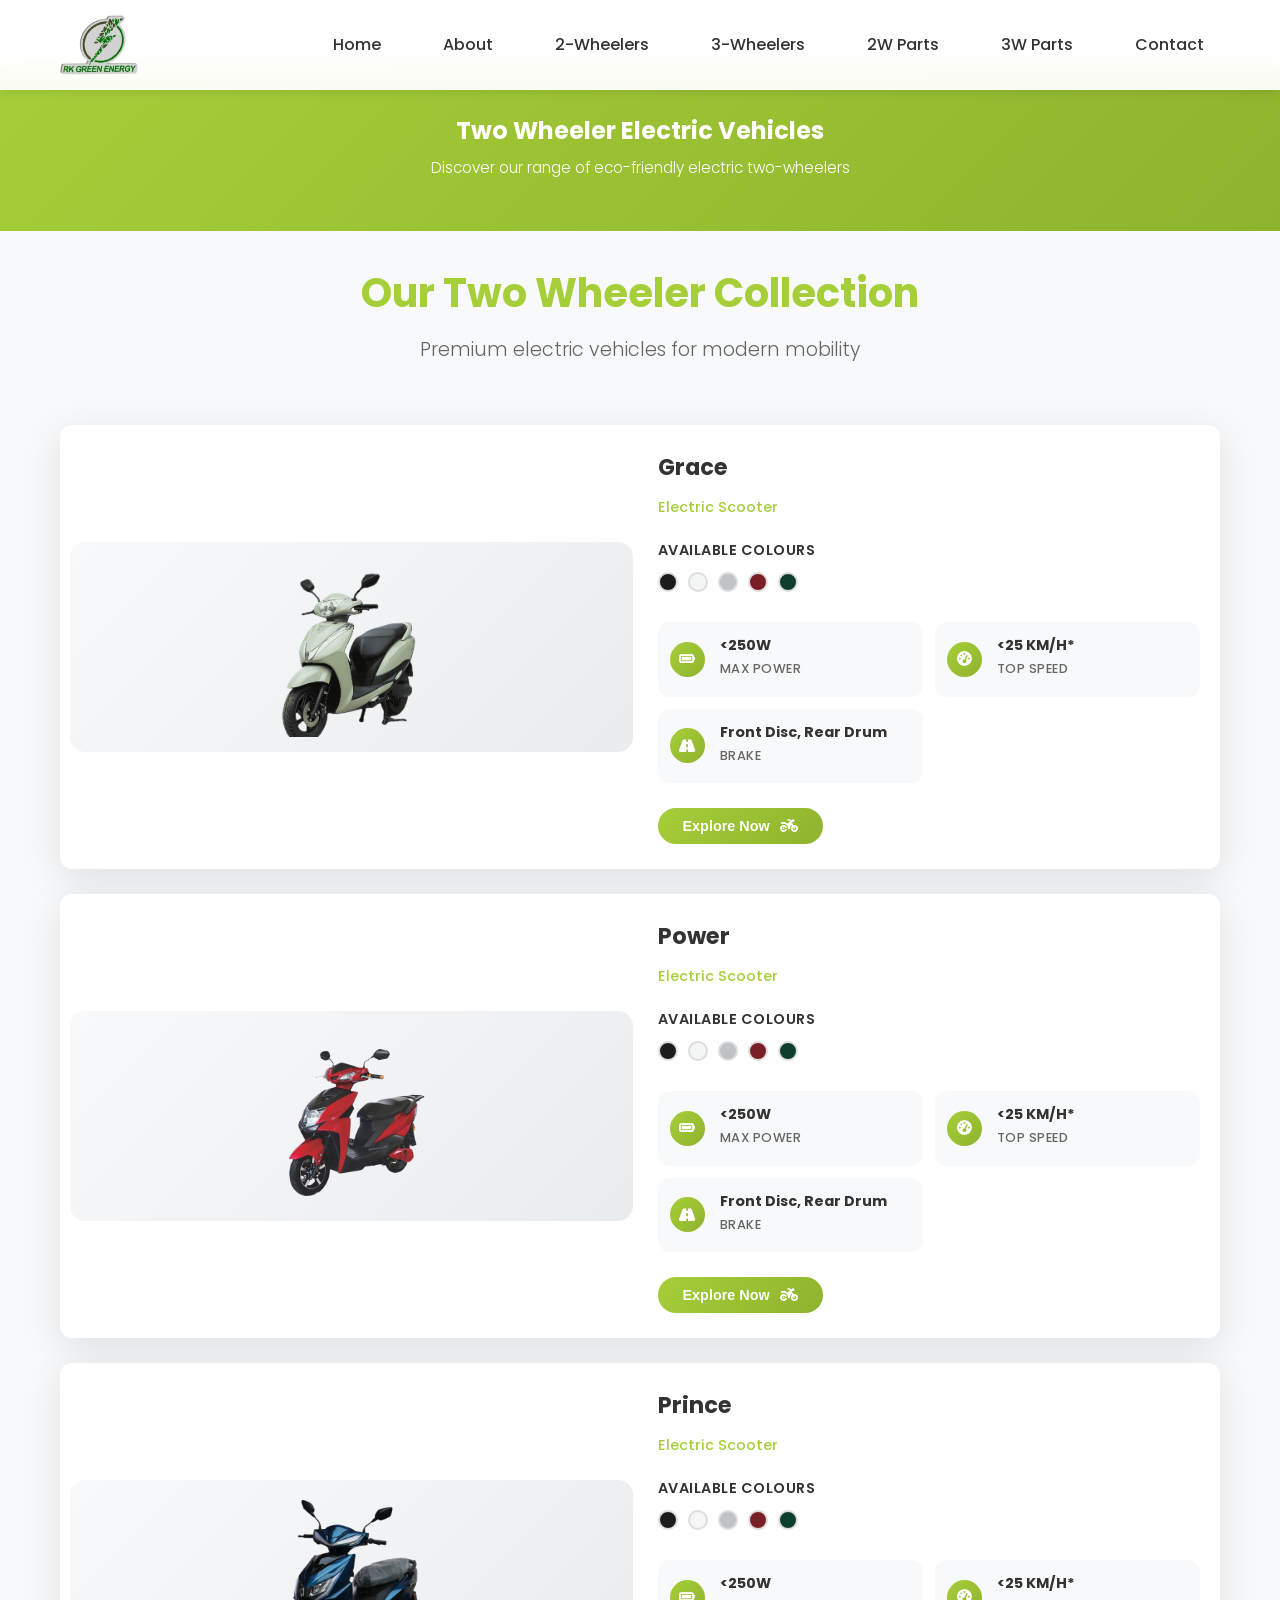
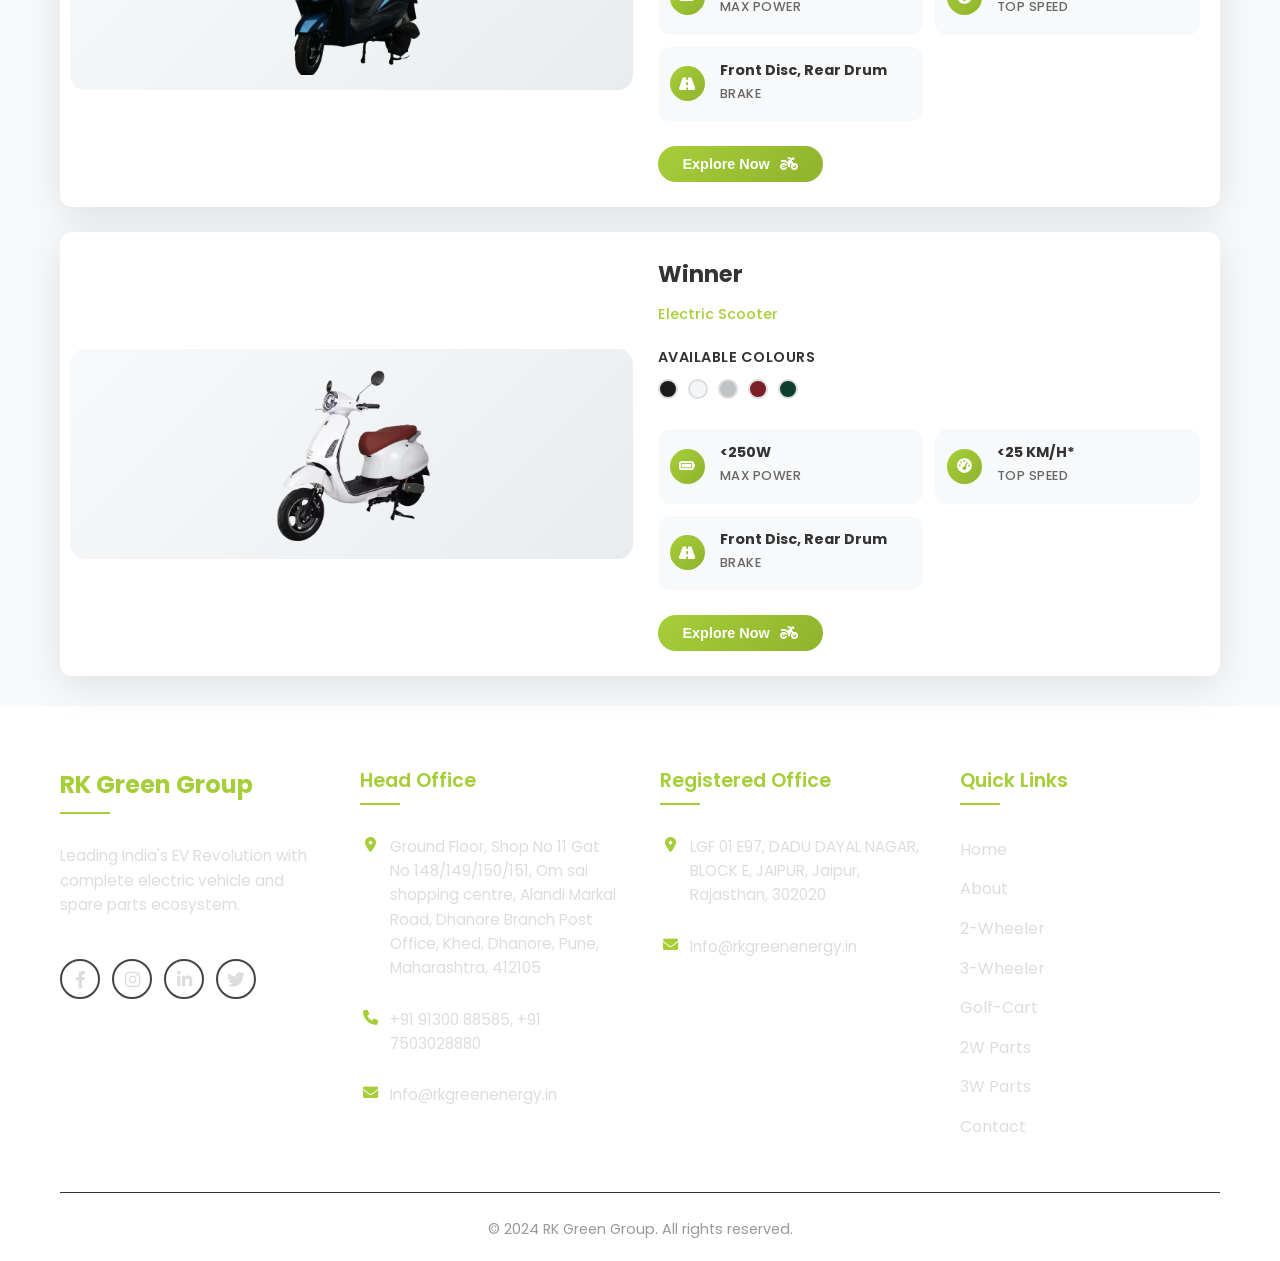
<file: two-wheeler/two-wheeler.html>
<!DOCTYPE html>
<html lang="en">
<head>
    <meta charset="UTF-8">
    <meta name="viewport" content="width=device-width, initial-scale=1.0">
    <title>Two Wheeler - RK Green Group</title>
    <link rel="icon" type="image/png" href="../Images/Logo-removebg.png">
    <link rel="stylesheet" href="../styles.css">
    <link rel="stylesheet" href="two-wheeler.css">
    <link href="https://fonts.googleapis.com/css2?family=Poppins:wght@300;400;500;600;700&display=swap" rel="stylesheet">
    <link rel="stylesheet" href="https://cdnjs.cloudflare.com/ajax/libs/font-awesome/6.0.0/css/all.min.css">
</head>
<body>
    <!-- Navigation -->
    <nav class="navbar">
        <div class="nav-container">
            <div class="nav-logo">
                <img src="../Images/Logo-removebg.png" alt="RK Green Logo">
            </div>
<div class="hamburger">
                <span></span>
                <span></span>
                <span></span>
            </div>
            <ul class="nav-menu">
                <li><a href="../index.html">Home</a></li>
                <li><a href="../about/about.html">About</a></li>
                <li><a href="two-wheeler.html">2-Wheelers</a></li>
                <li><a href="../three-wheeler/three-wheeler.html">3-Wheelers</a></li>
                <li><a href="../2w-spare-parts.html">2W Parts</a></li>
                <li><a href="../3w-spare-parts.html">3W Parts</a></li>
                <li><a href="../contact/contact.html">Contact</a></li>
            </ul>
        </div>
    </nav>

    <!-- Hero Section -->
    <section class="two-wheeler-hero">
        <div class="container">
            <div class="hero-content">
                <h1>Two Wheeler Electric Vehicles</h1>
                <p>Discover our range of eco-friendly electric two-wheelers</p>
            </div>
        </div>
    </section>

    <!-- Products Section -->
    <section class="products-section">
        <div class="container">
            <div class="section-header">
                <h2>Our Two Wheeler Collection</h2>
                <p>Premium electric vehicles for modern mobility</p>
            </div>

            <div class="products-list">
                <!-- Grace Model -->
                <div class="product-showcase">
                    <div class="product-image-section">
                        <img src="../Images/grace_home-removebg-preview.png" alt="Grace Electric Scooter">
                    </div>
                    <div class="product-specs-section">
                        <h2>Grace</h2>
                        <p class="product-tagline">Electric Scooter</p>
                        
                        <div class="colors-section">
                            <h4>Available Colours</h4>
                            <div class="color-options">
                                <div class="color-option" style="background-color: #1C1C1C" title="Black"></div>
                                <div class="color-option" style="background-color: #F4F5F6" title="White"></div>
                                <div class="color-option" style="background-color: #BFC3C6" title="Grey"></div>
                                <div class="color-option" style="background-color: #7A1F26" title="Dark Red"></div>
                                <div class="color-option" style="background-color: #0F3D2E" title="Peocock Green"></div>
                            </div>
                        </div>
                        
                        <div class="specs-container">
                            <div class="spec-box">
                                <div class="spec-icon">
                                    <i class="fas fa-battery-full"></i>
                                </div>
                                <div class="spec-content">
                                    <span class="spec-number">&lt;250W</span>
                                    <span class="spec-label">MAX POWER</span>
                                </div>
                            </div>
                            
                            <div class="spec-box">
                                <div class="spec-icon">
                                    <i class="fas fa-tachometer-alt"></i>
                                </div>
                                <div class="spec-content">
                                    <span class="spec-number">&lt;25 KM/H*</span>
                                    <span class="spec-label">TOP SPEED</span>
                                </div>
                            </div>
                            
                            <div class="spec-box">
                                <div class="spec-icon">
                                    <i class="fas fa-road"></i>
                                </div>
                                <div class="spec-content">
                                    <span class="spec-number">Front Disc, Rear Drum</span>
                                    <span class="spec-label">BRAKE</span>
                                </div>
                            </div>
                            
                        </div>
                        
                        <button class="explore-btn" onclick="openModal('grace')">
                            Explore Now <i class="fas fa-motorcycle"></i>
                        </button>
                    </div>
                </div>

                <!-- Power Model -->
                <div class="product-showcase">
                    <div class="product-image-section">
                        <img src="../Images/power_home-removebg-preview.png" alt="Power Electric Scooter">
                    </div>
                    <div class="product-specs-section">
                        <h2>Power</h2>
                        <p class="product-tagline">Electric Scooter</p>
                        
                        <div class="colors-section">
                            <h4>Available Colours</h4>
                          <div class="color-options">
                                <div class="color-option" style="background-color: #1C1C1C" title="Black"></div>
                                <div class="color-option" style="background-color: #F4F5F6" title="White"></div>
                                <div class="color-option" style="background-color: #BFC3C6" title="Grey"></div>
                                <div class="color-option" style="background-color: #7A1F26" title="Dark Red"></div>
                                <div class="color-option" style="background-color: #0F3D2E" title="Peocock Green"></div>
                            </div>
                        </div>
                        
                        <div class="specs-container">
                            <div class="spec-box">
                                <div class="spec-icon">
                                    <i class="fas fa-battery-full"></i>
                                </div>
                                <div class="spec-content">
                                    <span class="spec-number">&lt;250W</span>
                                    <span class="spec-label">MAX POWER</span>
                                </div>
                            </div>
                            
                            <div class="spec-box">
                                <div class="spec-icon">
                                    <i class="fas fa-tachometer-alt"></i>
                                </div>
                                <div class="spec-content">
                                    <span class="spec-number">&lt;25 KM/H*</span>
                                    <span class="spec-label">TOP SPEED</span>
                                </div>
                            </div>
                            
                            <div class="spec-box">
                                <div class="spec-icon">
                                    <i class="fas fa-road"></i>
                                </div>
                                <div class="spec-content">
                                    <span class="spec-number">Front Disc, Rear Drum</span>
                                    <span class="spec-label">BRAKE</span>
                                </div>
                            </div>
                            
                        </div>
                        
                        <button class="explore-btn" onclick="openModal('power')">
                            Explore Now <i class="fas fa-motorcycle"></i>
                        </button>
                    </div>
                </div>

                <!-- Prince Blue Model -->
                <div class="product-showcase">
                    <div class="product-image-section">
                        <img src="../Images/Model_Prince_Blue-removebg-preview (1).png" alt="Prince Blue Electric Scooter">
                    </div>
                    <div class="product-specs-section">
                        <h2>Prince </h2>
                        <p class="product-tagline">Electric Scooter</p>
                        
                        <div class="colors-section">
                            <h4>Available Colours</h4>
                            <div class="color-options">
                                <div class="color-option" style="background-color: #1C1C1C" title="Black"></div>
                                <div class="color-option" style="background-color: #F4F5F6" title="White"></div>
                                <div class="color-option" style="background-color: #BFC3C6" title="Grey"></div>
                                <div class="color-option" style="background-color: #7A1F26" title="Dark Red"></div>
                                <div class="color-option" style="background-color: #0F3D2E" title="Peocock Green"></div>
                            </div>
                        </div>
                        
                        <div class="specs-container">
                            <div class="spec-box">
                                <div class="spec-icon">
                                    <i class="fas fa-battery-full"></i>
                                </div>
                                <div class="spec-content">
                                    <span class="spec-number">&lt;250W</span>
                                    <span class="spec-label">MAX POWER</span>
                                </div>
                            </div>
                            
                            <div class="spec-box">
                                <div class="spec-icon">
                                    <i class="fas fa-tachometer-alt"></i>
                                </div>
                                <div class="spec-content">
                                    <span class="spec-number">&lt;25 KM/H*</span>
                                    <span class="spec-label">TOP SPEED</span>
                                </div>
                            </div>
                            
                            <div class="spec-box">
                                <div class="spec-icon">
                                    <i class="fas fa-road"></i>
                                </div>
                                <div class="spec-content">
                                    <span class="spec-number">Front Disc, Rear Drum</span>
                                    <span class="spec-label">BRAKE</span>
                                </div>
                            </div>
                            
                        </div>
                        
                        <button class="explore-btn" onclick="openModal('prince')">
                            Explore Now <i class="fas fa-motorcycle"></i>
                        </button>
                    </div>
                </div>

                <!-- Winner Model -->
                <div class="product-showcase">
                    <div class="product-image-section">
                        <img src="../Images/winner_home-removebg-preview.png" alt="Winner Electric Scooter">
                    </div>
                    <div class="product-specs-section">
                        <h2>Winner</h2>
                        <p class="product-tagline">Electric Scooter</p>
                        
                        <div class="colors-section">
                            <h4>Available Colours</h4>
                            <div class="color-options">
                                <div class="color-option" style="background-color: #1C1C1C" title="Black"></div>
                                <div class="color-option" style="background-color: #F4F5F6" title="White"></div>
                                <div class="color-option" style="background-color: #BFC3C6" title="Grey"></div>
                                <div class="color-option" style="background-color: #7A1F26" title="Dark Red"></div>
                                <div class="color-option" style="background-color: #0F3D2E" title="Peocock Green"></div>
                            </div>
                        </div>
                        
                        <div class="specs-container">
                            <div class="spec-box">
                                <div class="spec-icon">
                                    <i class="fas fa-battery-full"></i>
                                </div>
                                <div class="spec-content">
                                    <span class="spec-number">&lt;250W</span>
                                    <span class="spec-label">MAX POWER</span>
                                </div>
                            </div>
                            
                            <div class="spec-box">
                                <div class="spec-icon">
                                    <i class="fas fa-tachometer-alt"></i>
                                </div>
                                <div class="spec-content">
                                    <span class="spec-number">&lt;25 KM/H*</span>
                                    <span class="spec-label">TOP SPEED</span>
                                </div>
                            </div>
                            
                            <div class="spec-box">
                                <div class="spec-icon">
                                    <i class="fas fa-road"></i>
                                </div>
                                <div class="spec-content">
                                    <span class="spec-number">Front Disc, Rear Drum</span>
                                    <span class="spec-label">BRAKE</span>
                                </div>
                            </div>
                            
                        </div>
                        
                        <button class="explore-btn" onclick="openModal('winner')">
                            Explore Now <i class="fas fa-motorcycle"></i>
                        </button>
                    </div>
                </div>
            </div>
        </div>
    </section>

    <!-- Product Detail Modals -->
    <div id="productModal" class="modal">
        <div class="modal-content">
            <span class="close" onclick="closeModal()">&times;</span>
            <div id="modalContent"></div>
        </div>
    </div>

    <!-- Footer -->
    <footer class="footer">
        <div class="container">
            <div class="footer-content">
                <div class="footer-section">
                    <h3>RK Green Group</h3>
                    <p>Leading India's EV Revolution with complete electric vehicle and spare parts ecosystem.</p>
                    <div class="social-icons">
                        <a href="#"><i class="fab fa-facebook-f"></i></a>
                        <a href="#"><i class="fab fa-instagram"></i></a>
                        <a href="#"><i class="fab fa-linkedin-in"></i></a>
                        <a href="#"><i class="fab fa-twitter"></i></a>
                    </div>
                </div>
                
                <div class="footer-section">
                    <h4>Head Office</h4>
                    <p><i class="fas fa-map-marker-alt"></i> Ground Floor, Shop No 11 Gat No 148/149/150/151, Om sai shopping centre, Alandi Markal Road, Dhanore Branch Post Office, Khed, Dhanore, Pune, Maharashtra, 412105</p>
                    <p><i class="fas fa-phone"></i> +91 91300 88585, +91 7503028880</p>
                    <p><i class="fas fa-envelope"></i> <a href="mailto:Info@rkgreenenergy.in" class="email-link">Info@rkgreenenergy.in</a></p>
                </div>
                <div class="footer-section">
                    <h4>Registered Office</h4>
                    <p><i class="fas fa-map-marker-alt"></i> LGF 01 E97, DADU DAYAL NAGAR, BLOCK E, JAIPUR, Jaipur, Rajasthan, 302020</p>
                    <p><i class="fas fa-envelope"></i> <a href="mailto:Info@rkgreenenergy.in" class="email-link">Info@rkgreenenergy.in</a></p>
                </div>
                <div class="footer-section">
                    <h4>Quick Links</h4>
                    <ul>
                        <li><a href="../index.html">Home</a></li>
                        <li><a href="../about/about.html">About</a></li>
                        <li><a href="two-wheeler.html">2-Wheeler</a></li>
                        <li><a href="../three-wheeler/three-wheeler.html">3-Wheeler</a></li>
                         <li><a href="../three-wheeler/three-wheeler.html">Golf-Cart</a></li>
                        <li><a href="../2w-spare-parts.html">2W Parts</a></li>
                        <li><a href="../3w-spare-parts.html">3W Parts</a></li>
                        <li><a href="../contact/contact.html">Contact</a></li>
                    </ul>
                </div>
            </div>
            
            <div class="footer-bottom">
                <p>&copy; 2024 RK Green Group. All rights reserved.</p>
            </div>
        </div>
    </footer>

    <script src="two-wheeler.js"></script>
</body>
</html>
</file>
<file: styles.css>
* {
    margin: 0;
    padding: 0;
    box-sizing: border-box;
}

body {
    font-family: 'Poppins', sans-serif;
    line-height: 1.6;
    color: #333;
}

.container {
    max-width: 1200px;
    margin: 0 auto;
    padding: 0 20px;
}

/* Navigation */
.navbar {
    position: fixed;
    top: 0;
    width: 100%;
    background: rgba(255, 255, 255, 0.95);
    backdrop-filter: blur(10px);
    z-index: 1000;
    padding: 15px 0;
    box-shadow: 0 2px 10px rgba(0, 0, 0, 0.1);
}

.nav-container {
    max-width: 1200px;
    margin: 0 auto;
    padding: 0 20px;
    display: flex;
    justify-content: space-between;
    align-items: center;
}

.nav-logo {
    display: flex;
    align-items: center;
    gap: 10px;
    z-index: 1001;
    position: relative;
}

.nav-logo img {
    height: 60px;
    width: auto;
    display: block;
    max-width: 100%;
    z-index: 1001;
    position: relative;
    opacity: 1 !important;
}



.nav-menu {
    display: flex;
    list-style: none;
    gap: 30px;
}

.nav-menu a {
    text-decoration: none;
    color: #333;
    font-weight: 500;
    transition: all 0.3s;
    padding: 8px 16px;
    border-radius: 25px;
}

.nav-menu a:hover,
.nav-menu a.active {
    color: white;
    background: linear-gradient(135deg, #A6CE39, #8FB32D);
    transform: translateY(-2px);
}

.hamburger {
    display: none;
    flex-direction: column;
    cursor: pointer;
    padding: 5px;
}

.hamburger span {
    width: 25px;
    height: 3px;
    background: #333;
    margin: 3px 0;
    transition: 0.3s;
    border-radius: 2px;
}

.hamburger.active span:nth-child(1) {
    transform: rotate(-45deg) translate(-5px, 6px);
}

.hamburger.active span:nth-child(2) {
    opacity: 0;
}

.hamburger.active span:nth-child(3) {
    transform: rotate(45deg) translate(-5px, -6px);
}

/* Hero Slider */
.hero-slider {
    margin-top: 10vh;
    position: relative;
    height: 100vh;
    overflow: hidden;
}

.slider-container {
    position: relative;
    width: 100%;
    height: 100%;
}

.slide {
    position: absolute;
    top: 0;
    left: 0;
    width: 100%;
    height: 100%;
    opacity: 0;
    transition: opacity 1s ease-in-out;
}

.slide.active {
    opacity: 1;
}

.slide-bg {
    width: 100%;
    height: 100%;
    background-size: cover;
    background-position: center center;
    background-repeat: no-repeat;
}

.slide-content {
    position: absolute;
    top: 50%;
    left: 50px;
    transform: translateY(-50%);
    color: white;
    max-width: 600px;
}

.slide-content h1 {
    font-size: 3.5rem;
    font-weight: 700;
    margin-bottom: 20px;
    text-shadow: 2px 2px 4px rgba(0, 0, 0, 0.5);
}

.slide-content p {
    font-size: 1.2rem;
    margin-bottom: 30px;
    font-weight: 300;
    text-shadow: 1px 1px 2px rgba(0, 0, 0, 0.5);
}

.cta-btn {
    background: linear-gradient(135deg, #A6CE39, #8FB32D);
    color: white;
    padding: 15px 30px;
    border: none;
    border-radius: 50px;
    font-size: 1.1rem;
    font-weight: 600;
    cursor: pointer;
    transition: transform 0.3s, box-shadow 0.3s;
}

.cta-btn:hover {
    transform: translateY(-2px);
    box-shadow: 0 10px 20px rgba(25, 135, 84, 0.3);
}

.slider-nav {
    position: absolute;
    top: 50%;
    width: 100%;
    display: flex;
    justify-content: space-between;
    padding: 0 30px;
    transform: translateY(-50%);
}

.slider-nav button {
    background: rgba(255, 255, 255, 0.2);
    border: none;
    color: white;
    width: 50px;
    height: 50px;
    border-radius: 50%;
    cursor: pointer;
    transition: background 0.3s;
}

.slider-nav button:hover {
    background: rgba(255, 255, 255, 0.3);
}

.slider-dots {
    position: absolute;
    bottom: 30px;
    left: 50%;
    transform: translateX(-50%);
    display: flex;
    gap: 10px;
}

.dot {
    width: 12px;
    height: 12px;
    border-radius: 50%;
    background: rgba(255, 255, 255, 0.5);
    cursor: pointer;
    transition: background 0.3s;
}

.dot.active {
    background: white;
}

/* About Section */
.about-section {
    padding: 100px 0;
    background: linear-gradient(135deg, #f8f9fa 0%, #e9ecef 100%) !important;
    position: relative;
}

.about-section::before {
    content: '';
    position: absolute;
    top: 0;
    left: 0;
    right: 0;
    bottom: 0;
    background: url('data:image/svg+xml,<svg xmlns="http://www.w3.org/2000/svg" viewBox="0 0 100 100"><defs><pattern id="grain" width="100" height="100" patternUnits="userSpaceOnUse"><circle cx="50" cy="50" r="1" fill="%23A6CE39" opacity="0.03"/></pattern></defs><rect width="100" height="100" fill="url(%23grain)"/></svg>');
    opacity: 0.5;
}

.about-content {
    display: block;
    text-align: center;
    max-width: 1000px;
    margin: 0 auto;
    position: relative;
    z-index: 2;
}

.about-image {
    position: relative;
    width: 100%;
    height: 500px;
    display: flex;
    align-items: flex-end;
    justify-content: center;
    overflow: hidden;
    background: linear-gradient(to bottom, #87CEEB 0%, #E0F6FF 50%, #f0f0f0 100%);
    border-radius: 20px;
    box-shadow: 0 15px 40px rgba(0,0,0,0.1);
    margin-bottom: 50px;
}

.scooter-image-container {
    position: relative;
    width: 100%;
    height: 100%;
    display: flex;
    flex-direction: column;
    justify-content: flex-end;
    align-items: center;
    min-height: 500px;
}

.road-element {
    position: absolute;
    bottom: 0;
    left: -50%;
    width: 200%;
    height: 150px;
    background: linear-gradient(to top, #2c2c2c 0%, #404040 50%, #555 100%);
    transform: perspective(500px) rotateX(45deg);
    z-index: 1;
    pointer-events: none;
}

.road-element::before {
    content: '';
    position: absolute;
    top: 50%;
    left: 0;
    width: 100%;
    height: 4px;
    background: repeating-linear-gradient(
        to right,
        #ffff00 0px,
        #ffff00 30px,
        transparent 30px,
        transparent 60px
    );
    transform: translateY(-50%);
    z-index: 2;
    animation: roadAnimation 6s linear infinite;
}

.road-element::after {
    content: '';
    position: absolute;
    top: 0;
    left: 0;
    width: 100%;
    height: 100%;
    background: linear-gradient(to right, rgba(0,0,0,0.1) 0%, transparent 50%, rgba(0,0,0,0.1) 100%);
    z-index: 1;
}

@keyframes roadAnimation {
    0% {
        transform: translateY(-50%) translateX(0);
    }
    100% {
        transform: translateY(-50%) translateX(-60px);
    }
}

.scooter-image {
    position: relative;
    width: 100%;
    height: auto;
    max-height: 350px;
    max-width: 100%;
    object-fit: contain;
    object-position: bottom;
    z-index: 3;
    transition: opacity 0.5s ease-in-out;
    margin-bottom: 50px;
    filter: drop-shadow(0 10px 20px rgba(0,0,0,0.3));
}

.about-text {
    background: white;
    padding: 50px;
    border-radius: 20px;
    box-shadow: 0 15px 40px rgba(0,0,0,0.1);
    position: relative;
    overflow: hidden;
    border: 1px solid rgba(166, 206, 57, 0.1);
}

.about-text::before {
    content: '';
    position: absolute;
    top: 0;
    left: 0;
    width: 5px;
    height: 100%;
    background: linear-gradient(135deg, #A6CE39, #8FB32D);
}

.about-text::after {
    content: '';
    position: absolute;
    top: -2px;
    left: -2px;
    right: -2px;
    bottom: -2px;
    background: linear-gradient(135deg, #A6CE39, #8FB32D, #A6CE39);
    border-radius: 22px;
    z-index: -1;
    opacity: 0.05;
}

.about-text h2 {
    font-size: 2.8rem;
    color: #A6CE39;
    margin-bottom: 15px;
    font-weight: 700;
    position: relative;
    padding-left: 20px;
}

.about-text h2::after {
    content: '';
    position: absolute;
    bottom: -10px;
    left: 20px;
    width: 80px;
    height: 4px;
    background: linear-gradient(135deg, #A6CE39, #8FB32D);
    border-radius: 2px;
}

.about-text h3 {
    font-size: 1.3rem;
    color: #666;
    margin-bottom: 35px;
    font-weight: 400;
    padding-left: 20px;
}

.about-text p {
    margin-bottom: 25px;
    color: #555;
    line-height: 1.9;
    font-size: 1.1rem;
    text-align: justify;
    padding-left: 20px;
}

.about-text p:first-of-type {
    font-size: 1.2rem;
    font-weight: 500;
    color: #333;
}

.about-features {
    display: grid;
    grid-template-columns: repeat(auto-fit, minmax(250px, 1fr));
    gap: 20px;
    margin-top: 40px;
    padding: 30px 20px 0;
    border-top: 2px solid rgba(166, 206, 57, 0.1);
}

.feature {
    display: flex;
    align-items: center;
    gap: 15px;
    padding: 15px;
    background: linear-gradient(135deg, rgba(166, 206, 57, 0.05), rgba(143, 179, 45, 0.05));
    border-radius: 10px;
    border-left: 3px solid #A6CE39;
    transition: transform 0.3s, box-shadow 0.3s;
}

.feature:hover {
    transform: translateX(5px);
    box-shadow: 0 5px 15px rgba(166, 206, 57, 0.2);
}

.feature i {
    color: #A6CE39;
    font-size: 1.5rem;
    min-width: 25px;
}

.feature span {
    color: #333;
    font-weight: 500;
    font-size: 1rem;
}

/* Companies Section */
.companies-section {
    padding: 100px 0;
    background: white;
}

/* Model Slider Section */
.model-slider-section {
    padding: 0px 0px 20px;
    width: 100%;
    background: linear-gradient(to bottom, #A6CE39 0%, #A6CE39 50%, #ffffff 50%, #ffffff 100%);
    position: relative;
}

.model-slider-wrapper {
    width: 100%;
    max-width: 100%;
    margin: 0 auto;
    padding: 60px 20px;
}

.model-slider-wrapper .section-header {
    max-width: 1200px;
    margin: 0 auto 60px;
    padding: 0 20px;
}

.model-slider-wrapper .section-header h2 {
    color: white;
}

.model-slider-wrapper .section-header p {
    color: rgba(255, 255, 255, 0.9);
}

.model-slider {
    position: relative;
    max-width: 1200px;
    margin: 0 auto;
    overflow: visible;
}

.model-slider-header {
    position: relative;
    top: 0;
    left: 0;
    transform: none;
    display: flex;
    align-items: center;
    justify-content: center;
    gap: 30px;
    z-index: 10;
    background: rgba(255, 255, 255, 0.95);
    padding: 15px 30px;
    border-radius: 50px;
    box-shadow: 0 10px 30px rgba(0, 0, 0, 0.2);
    backdrop-filter: blur(10px);
    margin: 0 auto 30px;
    width: fit-content;
}

.model-logo {
    display: flex;
    align-items: center;
}

.model-logo img {
    height: 50px;
    width: auto;
    display: block !important;
    opacity: 1 !important;
}

.model-name {
    display: flex;
    align-items: center;
}

.model-name h3 {
    font-size: 1.8rem;
    color: #A6CE39;
    font-weight: 700;
    margin: 0;
    text-transform: uppercase;
    letter-spacing: 1px;
}

.model-slider-container {
    position: relative;
    width: 100%;
    min-height: 700px;
    overflow: hidden;
    background: transparent;
}

.model-slide {
    position: absolute;
    top: 0;
    left: 0;
    width: 100%;
    min-height: 100%;
    transform: translateX(100%);
    transition: transform 0.8s cubic-bezier(0.4, 0, 0.2, 1);
    z-index: 1;
    will-change: transform;
    display: flex;
    flex-direction: column;
    align-items: center;
    justify-content: flex-start;
    padding: 20px;
    gap: 20px;
    opacity: 0;
    visibility: hidden;
}

.model-slide.active {
    transform: translateX(0);
    z-index: 3;
    opacity: 1;
    visibility: visible;
}

.model-slide.prev {
    transform: translateX(-100%);
    z-index: 1;
    opacity: 0;
    visibility: hidden;
}

.model-slide img {
    width: 100%;
    height: auto;
    max-height: 500px;
    object-fit: contain;
    object-position: center;
    background: transparent;
    display: block;
    flex-shrink: 0;
}

.model-description {
    width: 100%;
    max-width: 900px;
    background: #1a1a1a;
    color: #ffffff;
    padding: 25px 35px;
    border-radius: 12px;
    box-shadow: 0 10px 30px rgba(0, 0, 0, 0.3);
    opacity: 1 !important;
    visibility: visible !important;
    transition: opacity 0.8s cubic-bezier(0.4, 0, 0.2, 1), 
                visibility 0.8s;
    z-index: 5;
    margin-top: 20px;
    display: flex !important;
    align-items: center;
    justify-content: space-between;
    gap: 30px;
}

.model-slide.active .model-description {
    opacity: 1;
    visibility: visible;
}

.description-content {
    display: flex;
    flex-direction: row;
    gap: 40px;
    flex: 1;
    align-items: center;
}

.spec-item {
    display: flex;
    flex-direction: column;
    gap: 8px;
    flex: 1;
}

.spec-label {
    font-size: 0.9rem;
    color: #ffffff;
    font-weight: 500;
    text-transform: uppercase;
    letter-spacing: 0.5px;
}

.spec-value {
    font-size: 1.1rem;
    color: #A6CE39;
    font-weight: 600;
}

.booking-btn {
    background: #A6CE39 !important;
    color: #ffffff !important;
    border: none !important;
    padding: 15px 30px !important;
    border-radius: 8px !important;
    font-size: 1rem !important;
    font-weight: 600 !important;
    cursor: pointer !important;
    display: flex !important;
    align-items: center !important;
    gap: 10px !important;
    transition: background 0.3s, transform 0.3s;
    white-space: nowrap;
    flex-shrink: 0;
    visibility: visible !important;
    opacity: 1 !important;
    width: auto !important;
    min-height: 44px !important;
}

.booking-btn:hover {
    background: #8FB32D;
    transform: translateY(-2px);
}

.booking-btn i {
    font-size: 1.1rem;
}

.model-slider-nav {
    position: absolute;
    top: 50%;
    width: 100%;
    display: flex;
    justify-content: space-between;
    padding: 0 30px;
    transform: translateY(-50%);
    z-index: 10;
}

.model-slider-nav button {
    background: rgba(255, 255, 255, 0.9);
    border: none;
    color: #A6CE39;
    width: 50px;
    height: 50px;
    border-radius: 50%;
    cursor: pointer;
    transition: background 0.3s, transform 0.3s;
    display: flex;
    align-items: center;
    justify-content: center;
    font-size: 1.2rem;
    box-shadow: 0 5px 15px rgba(0, 0, 0, 0.2);
}

.model-slider-nav button:hover {
    background: white;
    transform: scale(1.1);
}

.model-slider-dots {
    position: absolute;
    bottom: -20px;
    left: 50%;
    transform: translateX(-50%);
    display: flex;
    gap: 10px;
    z-index: 10;
}

.model-dot {
    width: 12px;
    height: 12px;
    border-radius: 50%;
    background: rgba(255, 255, 255, 0.6);
    cursor: pointer;
    transition: background 0.3s, transform 0.3s;
    border: 2px solid rgba(255, 255, 255, 0.8);
}

.model-dot.active {
    background: white;
    transform: scale(1.3);
    border-color: white;
}

.model-dot:hover {
    background: rgba(255, 255, 255, 0.9);
    transform: scale(1.1);
}

.section-header {
    text-align: center;
    margin-bottom: 60px;
}

.section-header h2 {
    font-size: 2.5rem;
    color: #A6CE39;
    margin-bottom: 10px;
    font-weight: 700;
}

.section-header p {
    font-size: 1.2rem;
    color: #666;
    font-weight: 300;
}

.companies-grid {
    display: grid;
    grid-template-columns: repeat(auto-fit, minmax(400px, 1fr));
    gap: 40px;
}

.company-card {
    background: white;
    padding: 40px;
    border-radius: 15px;
    box-shadow: 0 10px 30px rgba(0, 0, 0, 0.1);
    text-align: center;
    transition: transform 0.3s, box-shadow 0.3s;
}

.company-card:hover {
    transform: translateY(-10px);
    box-shadow: 0 20px 40px rgba(0, 0, 0, 0.15);
}

.card-icon {
    width: 80px;
    height: 80px;
    background: linear-gradient(135deg, #A6CE39, #8FB32D);
    border-radius: 50%;
    display: flex;
    align-items: center;
    justify-content: center;
    margin: 0 auto 20px;
}

.card-icon i {
    font-size: 2rem;
    color: white;
}

.company-card h3 {
    font-size: 1.5rem;
    color: #333;
    margin-bottom: 15px;
    font-weight: 600;
}

.company-card p {
    color: #666;
    line-height: 1.6;
}

/* Tagline Section */
.tagline-section {
    height: 80vh;
    padding: 100px 0;
    background: linear-gradient(rgba(0, 0, 0, 0.4), rgba(0, 0, 0, 0.4)), url('Images/WhatsApp Image 2025-12-12 at 22.00.09_74fbd9a2.jpg');
    background-size: cover;
    background-position: center;
    background-repeat: no-repeat;
    background-attachment: fixed;
    color: white;
    text-align: center;
    position: relative;
    display: flex;
    align-items: center;
    justify-content: center;
}

.tagline-section .container {
    display: flex;
    align-items: center;
    justify-content: center;
    height: 100%;
}

.tagline-content {
    text-align: center;
    width: 100%;
}

.tagline-content h1 {
    font-size: 4rem;
    font-weight: 700;
    margin-bottom: 20px;
    animation: fadeInUp 1s ease-out;
}

.tagline-content p {
    font-size: 1.5rem;
    font-weight: 300;
    animation: fadeInUp 1s ease-out 0.3s both;
}

@keyframes fadeInUp {
    from {
        opacity: 0;
        transform: translateY(30px);
    }
    to {
        opacity: 1;
        transform: translateY(0);
    }
}

/* Highlights Section */
.highlights-section {
    padding: 100px 0;
    background: linear-gradient(rgba(0, 0, 0, 0.5), rgba(0, 0, 0, 0.5)), url('Images/Gemini_Generated_Image_b8golf.png');
    background-size: cover;
    background-position: center;
    background-repeat: no-repeat;
    background-attachment: fixed;
    position: relative;
}

.highlights-section .section-header h2 {
    color: white;
}

.highlights-grid {
    display: grid;
    grid-template-columns: repeat(auto-fit, minmax(200px, 1fr));
    gap: 40px;
}

.highlight-item {
    text-align: center;
    padding: 30px 20px;
}

.highlight-icon {
    width: 80px;
    height: 80px;
    background: linear-gradient(135deg, #A6CE39, #8FB32D);
    border-radius: 50%;
    display: flex;
    align-items: center;
    justify-content: center;
    margin: 0 auto 20px;
    transition: transform 0.3s;
}

.highlight-item:hover .highlight-icon {
    transform: scale(1.1);
}

.highlight-icon i {
    font-size: 2rem;
    color: white;
}

.highlight-item h4 {
    font-size: 1.2rem;
    color: white;
    margin-bottom: 10px;
    font-weight: 600;
}

.highlight-item p {
    color: rgba(255, 255, 255, 0.9);
    font-size: 0.9rem;
}

/* Products Section */
.products-section {
    padding: 100px 0;
    background: white;
}

.products-grid {
    display: grid;
    grid-template-columns: repeat(2, 1fr);
    gap: 40px;
}

.product-card {
    background: white;
    border-radius: 15px;
    overflow: hidden;
    box-shadow: 0 10px 30px rgba(0, 0, 0, 0.1);
    transition: transform 0.3s, box-shadow 0.3s;
}

.product-card:hover {
    transform: translateY(-10px);
    box-shadow: 0 20px 40px rgba(0, 0, 0, 0.15);
}

.product-image {
    height: 200px;
    overflow: hidden;
}

.product-image img {
    width: 100%;
    height: 100%;
    object-fit: cover;
    transition: transform 0.3s;
    display: block;
    opacity: 1 !important;
    visibility: visible !important;
}

.product-card:hover .product-image img {
    transform: scale(1.1);
}

.product-content {
    padding: 30px;
}

.product-content h3 {
    font-size: 1.5rem;
    color: #333;
    margin-bottom: 15px;
    font-weight: 600;
}

.product-content p {
    color: #666;
    margin-bottom: 25px;
    line-height: 1.6;
}

.product-btn {
    background: linear-gradient(135deg, #A6CE39, #8FB32D);
    color: white;
    padding: 12px 25px;
    border: none;
    border-radius: 25px;
    font-weight: 600;
    cursor: pointer;
    transition: transform 0.3s;
}

.product-btn:hover {
    transform: translateY(-2px);
}

/* Mission Section */
.mission-section {
    padding: 100px 0;
    background: linear-gradient(rgba(0, 0, 0, 0.6), rgba(0, 0, 0, 0.6)), url('mission-bg.jpg');
    background-size: cover;
    background-position: center;
    background-repeat: no-repeat;
    background-attachment: fixed;
    text-align: center;
    color: white;
}

.mission-content h2 {
    font-size: 2.5rem;
    color: #A6CE39;
    margin-bottom: 10px;
    font-weight: 700;
    text-shadow: 2px 2px 4px rgba(0, 0, 0, 0.5);
}

.mission-content h3 {
    font-size: 1.2rem;
    color: white;
    margin-bottom: 30px;
    font-weight: 300;
    text-shadow: 1px 1px 2px rgba(0, 0, 0, 0.5);
}

.mission-content p {
    max-width: 800px;
    margin: 0 auto;
    color: white;
    font-size: 1.1rem;
    line-height: 1.8;
    text-shadow: 1px 1px 2px rgba(0, 0, 0, 0.5);
}

/* Gallery Section */
.gallery-section {
    padding: 100px 0;
    background: white;
}

.gallery-grid {
    display: grid;
    grid-template-columns: repeat(3, 1fr);
    gap: 30px;
    margin-top: 40px;
}

.gallery-grid img {
    width: 100%;
    height: 280px;
    object-fit: cover;
    border-radius: 10px;
    box-shadow: 0 10px 20px rgba(0, 0, 0, 0.1);
    transition: transform 0.3s, box-shadow 0.3s;
    opacity: 1 !important;
    display: block;
}

.gallery-grid img:hover {
    transform: translateY(-5px);
    box-shadow: 0 15px 30px rgba(0, 0, 0, 0.2);
}

/* Customers Section */
.customers-section {
    padding: 100px 0;
    background: #f8f9fa;
    overflow: hidden;
}

.customers-slider {
    margin-top: 40px;
}

.customers-track {
    display: flex;
    gap: 60px;
    animation: scroll 15s linear infinite;
}

.customer-logo {
    min-width: 200px;
    height: 80px;
    background: white;
    border-radius: 10px;
    display: flex;
    align-items: center;
    justify-content: center;
    font-weight: 600;
    color: #333;
    box-shadow: 0 5px 15px rgba(0, 0, 0, 0.1);
}

/* Remove underlines from buttons and links */
button a,
.inquiry-btn,
.action-btn,
.explore-btn,
.product-btn a,
.cta-btn,
.submit-btn,
.get-in-touch-btn,
.booking-btn {
    text-decoration: none !important;
}

button a:hover,
.inquiry-btn:hover,
.action-btn:hover,
.explore-btn:hover,
.product-btn a:hover,
.cta-btn:hover,
.submit-btn:hover,
.get-in-touch-btn:hover,
.booking-btn:hover {
    text-decoration: none !important;
}

/* Footer */

.footer {
    background: linear-gradient(rgba(26, 26, 26, 0.9), rgba(26, 26, 26, 0.9)), url('Images/Gemini_Generated_Image_b8golf.png');
    background-size: cover;
    background-position: center;
    background-repeat: no-repeat;
    background-attachment: fixed;
    color: #fff;
    padding: 60px 0 20px;
    margin-top: auto;
}

.footer-content {
    display: grid;
    grid-template-columns: repeat(4, 1fr);
    gap: 40px;
    margin-bottom: 40px;
    align-items: start;
}

.footer-section {
    display: flex;
    flex-direction: column;
    gap: 15px;
}

.footer-section h3 {
    color: #A6CE39;
    font-size: 1.5rem;
    margin-bottom: 15px;
    font-weight: 700;
    position: relative;
    padding-bottom: 10px;
}

.footer-section h3::after {
    content: '';
    position: absolute;
    left: 0;
    bottom: 0;
    width: 50px;
    height: 2px;
    background: #A6CE39;
}

.footer-section h4 {
    color: #A6CE39;
    font-size: 1.2rem;
    margin-bottom: 15px;
    font-weight: 600;
    position: relative;
    padding-bottom: 8px;
}

.footer-section h4::after {
    content: '';
    position: absolute;
    left: 0;
    bottom: 0;
    width: 40px;
    height: 2px;
    background: #A6CE39;
}

.footer-section p {
    margin-bottom: 12px;
    color: #ddd;
    display: flex;
    align-items: flex-start;
    gap: 10px;
    line-height: 1.6;
    font-size: 0.95rem;
}

.footer-section p i {
    color: #A6CE39;
    width: 20px;
    text-align: center;
    margin-top: 2px;
    flex-shrink: 0;
}

.footer-section a {
    color: #ddd;
    text-decoration: none;
    transition: color 0.3s ease;
}

.footer-section a:hover {
    color: #A6CE39;
    text-decoration: underline;
}

.social-icons {
    display: flex;
    gap: 12px;
    margin-top: 15px;
}

.social-icons a {
    width: 40px;
    height: 40px;
    border: 2px solid #444;
    border-radius: 50%;
    display: flex;
    align-items: center;
    justify-content: center;
    color: #ddd;
    text-decoration: none;
    transition: all 0.3s ease;
    font-size: 1.1rem;
}

.social-icons a:hover {
    border-color: #A6CE39;
    color: #A6CE39;
    transform: translateY(-2px);
    box-shadow: 0 4px 8px rgba(166, 206, 57, 0.3);
}

.footer-section ul {
    list-style: none;
    padding: 0;
    margin: 0;
}

.footer-section ul li {
    margin-bottom: 10px;
}

.footer-section ul li a {
    color: #ddd;
    text-decoration: none;
    transition: all 0.3s ease;
    padding: 2px 0;
    display: inline-block;
}

.footer-section ul li a:hover {
    color: #A6CE39;
    padding-left: 8px;
    text-decoration: none;
}

.footer-bottom {
    border-top: 1px solid #333;
    padding: 25px 0 0;
    text-align: center;
    color: #999;
    font-size: 0.9rem;
    margin-top: 30px;
}

/* Force booking button visibility on mobile */
@media (max-width: 768px) {
    .model-slide {
        position: relative !important;
        transform: none !important;
        opacity: 1 !important;
        visibility: visible !important;
        display: flex !important;
        flex-direction: column;
        align-items: center;
        padding: 15px 15px 30px !important;
        gap: 15px;
    }
    
    .model-slide:not(.active) {
        display: none !important;
    }
    
    .model-slide img {
        max-height: 300px !important;
        width: auto !important;
        margin: 0 auto;
    }
    
    .model-description {
        display: flex !important;
        flex-direction: column;
        opacity: 1 !important;
        visibility: visible !important;
        position: relative !important;
        transform: none !important;
        transition: none !important;
        width: calc(100% - 30px) !important;
        max-width: 380px;
        margin: 12px auto 0 !important;
        padding: 18px 15px !important;
        background: rgba(0, 0, 0, 0.8) !important;
        color: #ffffff;
        border-radius: 8px;
        box-shadow: 0 2px 10px rgba(0, 0, 0, 0.2);
    }
    
    .description-content {
        display: grid;
        grid-template-columns: 1fr 1fr;
        gap: 12px;
        margin: 0 0 12px 0;
        padding: 0 5px;
    }
    
    .spec-item {
        text-align: center;
        padding: 8px 4px;
        background: rgba(255, 255, 255, 0.05);
        color: #ffffff;
        border-radius: 5px;
        font-size: 0.85rem;
        margin: 0;
    }
    
    .spec-label {
        display: block;
        color: #A6CE39;
        font-size: 0.8rem;
        margin-bottom: 4px;
    }
    
    .spec-value {
        display: block;
        font-weight: 500;
    }
    
    .booking-btn {
        display: flex !important;
        justify-content: center;
        align-items: center;
        visibility: visible !important;
        opacity: 1 !important;
        background: #A6CE39 !important;
        color: white !important;
        border: none !important;
        border-radius: 6px !important;
        font-weight: 600 !important;
        height: 42px !important;
        width: 85% !important;
        max-width: 200px !important;
        text-align: center !important;
        padding: 0 15px !important;
        margin: 12px auto 0 !important;
        font-size: 0.9rem !important;
        position: relative !important;
        z-index: 10 !important;
        transition: all 0.2s ease !important;
    }
    
    .booking-btn:hover {
        transform: translateY(-2px) !important;
        box-shadow: 0 6px 15px rgba(166, 206, 57, 0.4);
    }
    
    .booking-btn i {
        margin-left: 8px;
        font-size: 1.1em;
    }
}



/* Responsive Design */
@media (max-width: 1200px) {
    .container {
        padding: 0 15px;
    }
    
    .nav-container {
        padding: 0 15px;
    }
    
    .slide-content {
        left: 30px;
        max-width: 500px;
    }
    
    .slide-content h1 {
        font-size: 3rem;
    }
}

@media (max-width: 992px) {
    .slide-content h1 {
        font-size: 2.8rem;
    }
    
    .slide-content {
        left: 20px;
        max-width: 450px;
    }
    
    .companies-grid {
        grid-template-columns: repeat(auto-fit, minmax(300px, 1fr));
    }
    
    .gallery-grid {
        grid-template-columns: repeat(2, 1fr);
        gap: 20px;
    }
    
    .highlights-grid {
        grid-template-columns: repeat(3, 1fr);
    }
    
    .products-grid {
        grid-template-columns: 1fr;
    }
    
    .footer-content {
        grid-template-columns: repeat(2, 1fr);
        gap: 35px;
    }
    
    .footer-section p {
        font-size: 0.9rem;
    }
}

@media (max-width: 768px) {
    .hero-slider {
        margin-top: 70px;
        height: 100vh;
        min-height: 600px;
    }
    
    .slide-bg {
        background-size: cover;
        background-position: center center;
    }
    
    .slide-content {
        left: 15px;
        right: 15px;
        max-width: none;
        text-align: center;
        padding: 20px;
        top: 45%;
        transform: translateY(-50%);
        width: calc(100% - 30px);
    }
    
    .slide-content h1 {
        font-size: 2.5rem;
        line-height: 1.2;
        margin-bottom: 20px;
        text-shadow: 2px 2px 8px rgba(0, 0, 0, 0.7);
    }
    
    .slide-content p {
        font-size: 1.1rem;
        margin-bottom: 25px;
        text-shadow: 1px 1px 4px rgba(0, 0, 0, 0.7);
    }
    
    .cta-btn {
        padding: 15px 30px;
        font-size: 1rem;
        width: auto;
        min-width: 200px;
    }
    
    .about-content {
        grid-template-columns: 1fr;
        gap: 40px;
    }
    
    .about-text {
        padding: 30px 20px;
    }
    
    .about-text h2 {
        font-size: 2.2rem;
        padding-left: 0;
        text-align: center;
    }
    
    .about-text h2::after {
        left: 50%;
        transform: translateX(-50%);
    }
    
    .about-text h3,
    .about-text p {
        padding-left: 0;
        text-align: center;
    }
    
    .about-features {
        padding: 20px 0 0;
        grid-template-columns: 1fr;
    }
    
    .companies-grid {
        grid-template-columns: 1fr;
    }
    
    .tagline-content h1 {
        font-size: 2.5rem;
        line-height: 1.2;
    }
    
    .tagline-content p {
        font-size: 1.2rem;
    }
    
    .highlights-grid {
        grid-template-columns: repeat(2, 1fr);
        gap: 30px;
    }
    
    .products-grid {
        grid-template-columns: 1fr;
    }
    
    .gallery-grid {
        grid-template-columns: 1fr;
        gap: 15px;
    }
    
    .hamburger {
        display: flex;
        z-index: 1002;
        position: relative;
    }
    
    .nav-logo img {
        height: 50px;
    }
    
    .nav-menu {
        position: fixed;
        top: 70px;
        left: -100%;
        width: 100%;
        height: calc(100vh - 70px);
        background: rgba(255, 255, 255, 0.98);
        backdrop-filter: blur(10px);
        flex-direction: column;
        justify-content: flex-start;
        align-items: center;
        padding: 40px 20px;
        transition: left 0.4s cubic-bezier(0.4, 0, 0.2, 1);
        box-shadow: 0 4px 20px rgba(0, 0, 0, 0.15);
        overflow-y: auto;
        z-index: 1001;
    }
    
    .nav-menu.active {
        left: 0;
    }
    
    .nav-menu li {
        margin: 20px 0;
        width: 90%;
        text-align: center;
        opacity: 0;
        transform: translateY(20px);
        animation: slideInMenu 0.3s ease-out forwards;
    }
    
    .nav-menu.active li {
        animation-delay: calc(var(--i) * 0.1s);
    }
    
    .nav-menu a {
        font-size: 1.2rem;
        padding: 15px 25px;
        display: block;
        width: 100%;
        border-radius: 30px;
        transition: all 0.3s ease;
        color: #333;
        font-weight: 500;
    }
    
    .nav-menu a:hover,
    .nav-menu a.active {
        background: linear-gradient(135deg, #A6CE39, #8FB32D);
        color: white;
        transform: translateY(-2px);
        box-shadow: 0 5px 15px rgba(166, 206, 57, 0.3);
    }
    
    @keyframes slideInMenu {
        to {
            opacity: 1;
            transform: translateY(0);
        }
    }
    
    .model-slider-container {
        min-height: 550px;
    }
    
    .model-slide {
        padding: 10px;
        gap: 15px;
    }
    
    .model-slide img {
        max-height: 300px;
        width: auto;
    }
    
    .model-description {
        max-width: 95%;
        padding: 20px 15px;
        margin-top: 15px;
        flex-direction: column;
        gap: 20px;
        display: flex !important;
        opacity: 1 !important;
        visibility: visible !important;
    }
    
    .model-slide.active .model-description {
        display: flex !important;
        opacity: 1 !important;
        visibility: visible !important;
    }
    
    .description-content {
        flex-direction: column;
        gap: 15px;
        width: 100%;
    }
    
    .spec-item {
        flex-direction: row;
        justify-content: space-between;
        align-items: center;
        padding: 10px 0;
        border-bottom: 1px solid rgba(255, 255, 255, 0.1);
    }
    
    .spec-item:last-child {
        border-bottom: none;
        padding-bottom: 0;
    }
    
    .spec-label {
        font-size: 0.8rem;
    }
    
    .spec-value {
        font-size: 0.9rem;
    }
    
    .booking-btn {
        width: 100%;
        justify-content: center;
        padding: 12px 20px;
        font-size: 1rem;
        display: flex !important;
        visibility: visible !important;
        opacity: 1 !important;
        margin-top: 15px;
        min-height: 44px;
        align-items: center;
        background: #A6CE39 !important;
        color: white !important;
    }
    
    .model-slider-wrapper {
        padding: 30px 5px 20px;
    }
    
    .model-slider-wrapper .section-header {
        margin-bottom: 30px;
        padding: 0 10px;
    }
    
    .model-slider-wrapper .section-header h2 {
        font-size: 1.8rem;
    }
    
    .model-slider-wrapper .section-header p {
        font-size: 0.9rem;
    }
    
    .model-slider-header {
        padding: 10px 20px;
        gap: 20px;
        margin-bottom: 20px;
    }
    
    .model-logo img {
        height: 35px;
    }
    
    .model-name h3 {
        font-size: 1.4rem;
    }
    
    .slider-nav {
        padding: 0 15px;
    }
    
    .slider-nav button {
        width: 40px;
        height: 40px;
    }
    
    .model-slider-nav {
        padding: 0 15px;
    }
    
    .model-slider-nav button {
        width: 40px;
        height: 40px;
    }
}

@media (max-width: 480px) {
    .booking-btn {
        display: flex !important;
        visibility: visible !important;
        opacity: 1 !important;
        background: #A6CE39 !important;
        color: white !important;
        border: none !important;
        font-weight: 600 !important;
        min-height: 44px !important;
        width: 100% !important;
        justify-content: center !important;
        align-items: center !important;
        padding: 12px 20px !important;
        margin-top: 15px !important;
        font-size: 0.9rem !important;
        border-radius: 8px !important;
    }
    
    .container {
        padding: 0 15px;
    }
    
    .nav-container {
        padding: 0 15px;
    }
    
    .navbar {
        padding: 12px 0;
    }
    
    .nav-logo img {
        height: 45px;
    }
    
    .hero-slider {
        height: 100vh;
        min-height: 500px;
        margin-top: 65px;
    }
    
    .slide-bg {
        background-size: cover;
        background-position: center center;
    }
    
    .slide-content {
        left: 10px;
        right: 10px;
        padding: 15px;
        width: calc(100% - 20px);
        top: 50%;
        transform: translateY(-50%);
    }
    
    .slide-content h1 {
        font-size: 2rem;
        line-height: 1.2;
        margin-bottom: 15px;
        text-shadow: 2px 2px 8px rgba(0, 0, 0, 0.8);
    }
    
    .slide-content p {
        font-size: 1rem;
        margin-bottom: 20px;
        text-shadow: 1px 1px 4px rgba(0, 0, 0, 0.8);
    }
    
    .cta-btn {
        padding: 12px 25px;
        font-size: 0.95rem;
        min-width: 180px;
    }
    
    .about-text {
        padding: 20px 15px;
    }
    
    .about-text h2 {
        font-size: 1.8rem;
    }
    
    .about-text h3 {
        font-size: 1.1rem;
    }
    
    .about-text p {
        font-size: 1rem;
    }
    
    .tagline-content h1 {
        font-size: 2rem;
    }
    
    .tagline-content p {
        font-size: 1rem;
    }
    
    .highlights-grid {
        grid-template-columns: 1fr;
        gap: 20px;
    }
    
    .model-slider-container {
        min-height: 480px;
        padding-bottom: 20px;
    }
    
    .model-slide img {
        max-height: 250px;
        width: auto;
        margin: 0 auto;
    }
    
    .model-description {
        padding: 20px 15px;
        margin-top: 20px;
        width: 95%;
        max-width: none;
        display: flex !important;
        opacity: 1 !important;
        visibility: visible !important;
        flex-direction: column;
        gap: 15px;
    }
    
    .model-slide.active .model-description {
        display: flex !important;
        opacity: 1 !important;
        visibility: visible !important;
    }
    
    .booking-btn {
        display: flex !important;
        visibility: visible !important;
        opacity: 1 !important;
        background: #A6CE39 !important;
        color: white !important;
        min-height: 44px;
        align-items: center;
        justify-content: center;
        width: 100%;
        padding: 12px 20px;
        font-size: 0.9rem;
        margin-top: 15px;
    }
    
    .spec-label {
        font-size: 0.75rem;
    }
    
    .spec-value {
        font-size: 0.85rem;
    }
    
    .booking-btn {
        padding: 8px 15px;
        font-size: 0.8rem;
    }
    
    .model-slider-wrapper .section-header h2 {
        font-size: 1.5rem;
    }
    
    .model-slider-wrapper .section-header p {
        font-size: 0.8rem;
    }
    
    .model-slider-header {
        padding: 8px 15px;
        gap: 15px;
        margin-bottom: 15px;
    }
    
    .model-logo img {
        height: 30px;
    }
    
    .model-name h3 {
        font-size: 1.2rem;
    }
    
    .slider-nav {
        padding: 0 10px;
    }
    
    .slider-nav button {
        width: 35px;
        height: 35px;
        font-size: 0.8rem;
    }
    
    .model-slider-nav {
        padding: 0 10px;
    }
    
    .model-slider-nav button {
        width: 35px;
        height: 35px;
        font-size: 0.8rem;
    }
    
    .footer {
        padding: 40px 0 20px;
    }
    
    .footer-content {
        grid-template-columns: 1fr;
        gap: 30px;
        text-align: center;
    }
    
    .footer-section {
        align-items: center;
    }
    
    .footer-section h3::after,
    .footer-section h4::after {
        left: 50%;
        transform: translateX(-50%);
    }
    
    .footer-section p {
        justify-content: center;
        text-align: center;
    }
    
    .footer-section ul {
        text-align: center;
    }
    
    .social-icons {
        justify-content: center;
    }
}
</file>
<file: spare-parts.css>
* {
    margin: 0;
    padding: 0;
    box-sizing: border-box;
}

body {
    font-family: 'Poppins', sans-serif;
    line-height: 1.6;
    color: #333;
    background: linear-gradient(135deg, #f8f9fa 0%, #e9ecef 100%);
}

.container {
    max-width: 1200px;
    margin: 0 auto;
    padding: 0 20px;
}

/* Navigation */
.navbar {
    position: fixed;
    top: 0;
    width: 100%;
    background: rgba(255, 255, 255, 0.95);
    backdrop-filter: blur(10px);
    z-index: 1000;
    padding: 15px 0;
    box-shadow: 0 2px 20px rgba(0, 0, 0, 0.1);
}

.nav-container {
    max-width: 1200px;
    margin: 0 auto;
    padding: 0 20px;
    display: flex;
    justify-content: space-between;
    align-items: center;
}

.nav-logo img {
    height: 60px;
    width: auto;
    transition: height 0.3s ease;
}

.nav-menu {
    display: flex;
    list-style: none;
    gap: 30px;
}

.nav-menu a {
    text-decoration: none;
    color: #333;
    font-weight: 500;
    transition: all 0.3s;
    padding: 8px 16px;
    border-radius: 25px;
}

.nav-menu a:hover,
.nav-menu a.active {
    color: white;
    background: linear-gradient(135deg, #a6ce39, #20b2aa);
    transform: translateY(-2px);
}

.hamburger {
    display: none;
    flex-direction: column;
    cursor: pointer;
    padding: 5px;
}

.hamburger span {
    width: 25px;
    height: 3px;
    background: #333;
    margin: 3px 0;
    transition: 0.3s;
    border-radius: 2px;
}

.hamburger.active span:nth-child(1) {
    transform: rotate(-45deg) translate(-5px, 6px);
}

.hamburger.active span:nth-child(2) {
    opacity: 0;
}

.hamburger.active span:nth-child(3) {
    transform: rotate(45deg) translate(-5px, -6px);
}

/* Remove underlines from buttons */
.inquiry-btn {
    text-decoration: none !important;
}

.inquiry-btn:hover {
    text-decoration: none !important;
}

/* Hero Banner */
.hero-banner {
    height: 60vh;
    background: linear-gradient(135deg, #a6ce39 0%, #20b2aa 50%, #1e90ff 100%);
    display: flex;
    align-items: center;
    justify-content: center;
    text-align: center;
    color: white;
    position: relative;
    overflow: hidden;
}

.hero-banner::before {
    content: '';
    position: absolute;
    top: 0;
    left: 0;
    right: 0;
    bottom: 0;
    background: url('data:image/svg+xml,<svg xmlns="http://www.w3.org/2000/svg" viewBox="0 0 100 100"><defs><pattern id="grid" width="10" height="10" patternUnits="userSpaceOnUse"><path d="M 10 0 L 0 0 0 10" fill="none" stroke="rgba(255,255,255,0.1)" stroke-width="0.5"/></pattern></defs><rect width="100" height="100" fill="url(%23grid)"/></svg>');
    animation: float 20s ease-in-out infinite;
}

@keyframes float {
    0%, 100% { transform: translateY(0px) rotate(0deg); }
    50% { transform: translateY(-20px) rotate(1deg); }
}

.hero-content {
    position: relative;
    z-index: 2;
}

.hero-content h1 {
    font-size: 3.5rem;
    font-weight: 700;
    margin-bottom: 20px;
    text-shadow: 2px 2px 4px rgba(0, 0, 0, 0.3);
    animation: slideInUp 1s ease-out;
}

.hero-content p {
    font-size: 1.3rem;
    font-weight: 300;
    animation: slideInUp 1s ease-out 0.3s both;
}

@keyframes slideInUp {
    from {
        opacity: 0;
        transform: translateY(50px);
    }
    to {
        opacity: 1;
        transform: translateY(0);
    }
}

/* Parts Sections */
.parts-section {
    padding: 80px 0;
    position: relative;
}

.parts-section.electrical {
    background: linear-gradient(135deg, #f8f9fa 0%, #ffffff 50%, #f1f3f4 100%);
}

.parts-section.mechanical {
    background: linear-gradient(135deg, #e3f2fd 0%, #ffffff 50%, #f3e5f5 100%);
}

.section-header {
    text-align: center;
    margin-bottom: 60px;
}

.section-header h2 {
    font-size: 2.8rem;
    color: #a6ce39;
    margin-bottom: 15px;
    font-weight: 700;
    position: relative;
}

.section-header h2::after {
    content: '';
    position: absolute;
    bottom: -10px;
    left: 50%;
    transform: translateX(-50%);
    width: 80px;
    height: 4px;
    background: linear-gradient(135deg, #a6ce39, #20b2aa);
    border-radius: 2px;
}

.section-header p {
    font-size: 1.2rem;
    color: #666;
    font-weight: 300;
}

/* Part Items */
.part-item {
    display: grid;
    grid-template-columns: 1fr 300px 1fr;
    gap: 40px;
    align-items: center;
    margin-bottom: 60px;
    background: white;
    padding: 40px;
    border-radius: 20px;
    box-shadow: 0 15px 35px rgba(0, 0, 0, 0.08);
    position: relative;
    overflow: hidden;
    transition: all 0.4s ease;
    transform-style: preserve-3d;
}

.part-item::before {
    content: '';
    position: absolute;
    top: 0;
    left: -100%;
    width: 100%;
    height: 100%;
    background: linear-gradient(90deg, transparent, rgba(166, 206, 57, 0.1), transparent);
    transition: left 0.6s ease;
}

.part-item:hover::before {
    left: 100%;
}

.part-item:hover {
    transform: translateY(-10px) rotateX(5deg);
    box-shadow: 0 25px 50px rgba(0, 0, 0, 0.15);
}

.part-info {
    text-align: left;
}

.part-info h3 {
    font-size: 1.8rem;
    color: #333;
    margin-bottom: 20px;
    font-weight: 600;
}

.specs {
    display: flex;
    flex-direction: column;
    gap: 8px;
}

.specs span {
    background: linear-gradient(135deg, #f8f9fa, #e9ecef);
    padding: 8px 15px;
    border-radius: 20px;
    font-size: 0.9rem;
    color: #555;
    border-left: 4px solid #a6ce39;
    transition: all 0.3s ease;
}

.specs span:hover {
    background: linear-gradient(135deg, #a6ce39, #20b2aa);
    color: white;
    transform: translateX(10px);
}

.part-image {
    position: relative;
    text-align: center;
    perspective: 1000px;
}

.part-image img {
    width: 100%;
    height: 200px;
    object-fit: cover;
    border-radius: 15px;
    box-shadow: 0 10px 30px rgba(0, 0, 0, 0.2);
    transition: all 0.4s ease;
    transform-style: preserve-3d;
}

.part-item:hover .part-image img {
    transform: rotateY(10deg) rotateX(5deg) scale(1.05);
    box-shadow: 0 20px 40px rgba(0, 0, 0, 0.3);
}

.part-details {
    text-align: right;
}

.price {
    font-size: 1.5rem;
    font-weight: 700;
    color: #a6ce39;
    margin-bottom: 10px;
}

.availability {
    font-size: 1rem;
    color: #28a745;
    margin-bottom: 20px;
    font-weight: 500;
}

.inquiry-btn {
    background: linear-gradient(135deg, #a6ce39, #20b2aa);
    color: white;
    padding: 12px 25px;
    border: none;
    border-radius: 25px;
    font-weight: 600;
    cursor: pointer;
    transition: all 0.3s ease;
    position: relative;
    overflow: hidden;
    transform-style: preserve-3d;
}

.inquiry-btn::before {
    content: '';
    position: absolute;
    top: 0;
    left: -100%;
    width: 100%;
    height: 100%;
    background: linear-gradient(90deg, transparent, rgba(255, 255, 255, 0.3), transparent);
    transition: left 0.6s ease;
}

.inquiry-btn:hover::before {
    left: 100%;
}

.inquiry-btn:hover {
    transform: translateY(-3px) rotateX(10deg);
    box-shadow: 0 10px 20px rgba(166, 206, 57, 0.4);
}

/* Footer */
.footer {
    background: linear-gradient(rgba(26, 26, 26, 0.9), rgba(26, 26, 26, 0.9)), url('Images/Gemini_Generated_Image_b8golf.png');
    background-size: cover;
    background-position: center;
    background-repeat: no-repeat;
    background-attachment: fixed;
    color: #fff;
    padding: 60px 0 20px;
    margin-top: auto;
}

.footer-content {
    display: grid;
    grid-template-columns: repeat(4, 1fr);
    gap: 40px;
    margin-bottom: 40px;
    align-items: start;
}

.footer-section {
    display: flex;
    flex-direction: column;
    gap: 15px;
}

.footer-section h3 {
    color: #A6CE39;
    font-size: 1.5rem;
    margin-bottom: 15px;
    font-weight: 700;
    position: relative;
    padding-bottom: 10px;
}

.footer-section h3::after {
    content: '';
    position: absolute;
    left: 0;
    bottom: 0;
    width: 50px;
    height: 2px;
    background: #A6CE39;
}

.footer-section h4 {
    color: #A6CE39;
    font-size: 1.2rem;
    margin-bottom: 15px;
    font-weight: 600;
    position: relative;
    padding-bottom: 8px;
}

.footer-section h4::after {
    content: '';
    position: absolute;
    left: 0;
    bottom: 0;
    width: 40px;
    height: 2px;
    background: #A6CE39;
}

.footer-section p {
    margin-bottom: 12px;
    color: #ddd;
    display: flex;
    align-items: flex-start;
    gap: 10px;
    line-height: 1.6;
    font-size: 0.95rem;
}

.footer-section p i {
    color: #A6CE39;
    width: 20px;
    text-align: center;
    margin-top: 2px;
    flex-shrink: 0;
}

.footer-section a {
    color: #ddd;
    text-decoration: none;
    transition: color 0.3s ease;
}

.footer-section a:hover {
    color: #A6CE39;
    text-decoration: underline;
}

.social-icons {
    display: flex;
    gap: 12px;
    margin-top: 15px;
}

.social-icons a {
    width: 40px;
    height: 40px;
    border: 2px solid #444;
    border-radius: 50%;
    display: flex;
    align-items: center;
    justify-content: center;
    color: #ddd;
    text-decoration: none;
    transition: all 0.3s ease;
    font-size: 1.1rem;
}

.social-icons a:hover {
    border-color: #A6CE39;
    color: #A6CE39;
    transform: translateY(-2px);
    box-shadow: 0 4px 8px rgba(166, 206, 57, 0.3);
}

.footer-section ul {
    list-style: none;
    padding: 0;
    margin: 0;
}

.footer-section ul li {
    margin-bottom: 10px;
}

.footer-section ul li a {
    color: #ddd;
    text-decoration: none;
    transition: all 0.3s ease;
    padding: 2px 0;
    display: inline-block;
}

.footer-section ul li a:hover {
    color: #A6CE39;
    padding-left: 8px;
    text-decoration: none;
}

.footer-bottom {
    border-top: 1px solid #333;
    padding: 25px 0 0;
    text-align: center;
    color: #999;
    font-size: 0.9rem;
    margin-top: 30px;
}

/* Responsive Design */
@media (max-width: 1200px) {
    .container {
        padding: 0 15px;
    }
    
    .nav-container {
        padding: 0 15px;
    }
}

@media (max-width: 1024px) {
    .part-item {
        grid-template-columns: 1fr 250px 1fr;
        gap: 30px;
    }
    
    .part-image img {
        height: 180px;
    }
    
    .footer-content {
        grid-template-columns: repeat(2, 1fr);
        gap: 35px;
    }
    
    .footer-section p {
        font-size: 0.9rem;
    }
}

@media (max-width: 768px) {
    .hero-banner {
        height: 50vh;
        min-height: 400px;
    }
    
    .hero-content h1 {
        font-size: 2.2rem;
        line-height: 1.2;
    }
    
    .hero-content p {
        font-size: 1.1rem;
    }
    
    .section-header h2 {
        font-size: 2rem;
    }
    
    .part-item {
        grid-template-columns: 1fr;
        text-align: center;
        gap: 25px;
        padding: 25px 20px;
        margin-bottom: 30px;
    }
    
    .part-details {
        text-align: center;
    }
    
    .part-info {
        text-align: center;
    }
    
    .part-info h3 {
        font-size: 1.5rem;
        margin-bottom: 15px;
    }
    
    .part-image {
        order: -1;
    }
    
    .part-image img {
        height: 200px;
        max-width: 100%;
        object-fit: contain;
    }
    
    .hamburger {
        display: flex;
    }
    
    .nav-logo img {
        height: 50px;
    }
    
    .nav-menu {
        position: fixed;
        top: 80px;
        left: -100%;
        width: 100%;
        height: calc(100vh - 80px);
        background: white;
        flex-direction: column;
        justify-content: flex-start;
        align-items: center;
        padding: 30px 20px;
        transition: left 0.3s ease;
        box-shadow: 0 2px 10px rgba(0, 0, 0, 0.1);
        z-index: 999;
        overflow-y: auto;
    }
    
    .nav-menu.active {
        left: 0;
    }
    
    .nav-menu li {
        margin: 15px 0;
        width: 100%;
        text-align: center;
    }
    
    .nav-menu a {
        font-size: 1.1rem;
        padding: 12px 20px;
        display: block;
        width: 100%;
    }
    
    .specs {
        display: grid;
        grid-template-columns: repeat(auto-fit, minmax(200px, 1fr));
        gap: 10px;
    }
    
    .availability {
        font-size: 1.1rem;
        margin-bottom: 15px;
    }
    
    .inquiry-btn {
        padding: 12px 30px;
        font-size: 1rem;
        min-width: 150px;
    }
}

@media (max-width: 480px) {
    .container {
        padding: 0 10px;
    }
    
    .nav-container {
        padding: 0 10px;
    }
    
    .navbar {
        padding: 10px 0;
    }
    
    .nav-logo img {
        height: 40px;
    }
    
    .hero-banner {
        height: 40vh;
        min-height: 300px;
    }
    
    .hero-content h1 {
        font-size: 1.8rem;
        line-height: 1.1;
    }
    
    .hero-content p {
        font-size: 1rem;
    }
    
    .section-header h2 {
        font-size: 1.6rem;
    }
    
    .section-header p {
        font-size: 1rem;
    }
    
    .part-item {
        padding: 20px 15px;
        margin-bottom: 25px;
        gap: 20px;
    }
    
    .part-info h3 {
        font-size: 1.3rem;
    }
    
    .part-image img {
        height: 150px;
    }
    
    .specs {
        grid-template-columns: 1fr;
        gap: 8px;
    }
    
    .specs span {
        font-size: 0.85rem;
        padding: 8px 12px;
    }
    
    .availability {
        font-size: 1rem;
    }
    
    .inquiry-btn {
        padding: 10px 25px;
        font-size: 0.9rem;
        min-width: 120px;
    }
    
    .footer {
        padding: 40px 0 20px;
    }
    
    .footer-content {
        grid-template-columns: 1fr;
        gap: 30px;
        text-align: center;
    }
    
    .footer-section {
        align-items: center;
    }
    
    .footer-section h3::after,
    .footer-section h4::after {
        left: 50%;
        transform: translateX(-50%);
    }
    
    .footer-section p {
        justify-content: center;
        text-align: center;
    }
    
    .footer-section ul {
        text-align: center;
    }
    
    .social-icons {
        justify-content: center;
    }
}

/* Image loading and error handling */
.part-image img {
    transition: opacity 0.3s ease, transform 0.4s ease;
}

.part-image img:not([src]) {
    opacity: 0;
}

.part-image img[src=""] {
    opacity: 0;
}

/* Touch improvements for mobile */
@media (hover: none) and (pointer: coarse) {
    .part-item:hover {
        transform: none;
        box-shadow: 0 15px 35px rgba(0, 0, 0, 0.08);
    }
    
    .part-item:hover .part-image img {
        transform: none;
    }
    
    .inquiry-btn:hover {
        transform: none;
        box-shadow: 0 5px 15px rgba(166, 206, 57, 0.3);
    }
    
    .specs span:hover {
        transform: none;
    }
}
</file>
<file: about/about.css>
* {
    margin: 0;
    padding: 0;
    box-sizing: border-box;
}

body {
    font-family: 'Poppins', sans-serif;
    line-height: 1.6;
    color: #333;
}

.container {
    max-width: 1200px;
    margin: 0 auto;
    padding: 0 20px;
}

/* Navigation */
.navbar {
    position: fixed;
    top: 0;
    width: 100%;
    background: rgba(255, 255, 255, 0.95);
    backdrop-filter: blur(10px);
    z-index: 1000;
    padding: 15px 0;
    box-shadow: 0 2px 10px rgba(0, 0, 0, 0.1);
}

.nav-container {
    max-width: 1200px;
    margin: 0 auto;
    padding: 0 20px;
    display: flex;
    justify-content: space-between;
    align-items: center;
}

.nav-logo {
    display: flex;
    align-items: center;
    gap: 10px;
}

.nav-logo img {
    height: 60px;
    width: auto;
}

.nav-menu {
    display: flex;
    list-style: none;
    gap: 30px;
}

.nav-menu a {
    text-decoration: none;
    color: #333;
    font-weight: 500;
    transition: color 0.3s;
}

.nav-menu a:hover {
    color: #A6CE39;
}



/* Hero Section */
.hero-section {
    background: linear-gradient(rgba(0,0,0,0.6), rgba(0,0,0,0.6)), url('../Images/about\ hero.jpg');
    background-size: cover;
    background-position: center;
    background-attachment: fixed;
    color: white;
    text-align: center;
    padding: 150px 0 100px;
    margin-top: 70px;
}

.hero-content h1 {
    font-size: 3rem;
    margin-bottom: 20px;
}

.hero-content p {
    font-size: 1.2rem;
    opacity: 0.9;
}

/* Section Headers */
.section-header {
    text-align: center;
    margin-bottom: 50px;
}

.section-header h2 {
    font-size: 2.5rem;
    color: #A6CE39;
    margin-bottom: 10px;
    font-weight: 700;
}

.section-header p {
    font-size: 1.1rem;
    color: #666;
}

/* Company Profile */
.company-profile {
    padding: 80px 0;
    background: linear-gradient(135deg, #f8f9fa 0%, #e9ecef 100%);
}

.profile-content {
    display: grid;
    gap: 60px;
}

.profile-story {
    background: white;
    padding: 40px;
    border-radius: 15px;
    box-shadow: 0 10px 30px rgba(0,0,0,0.1);
    position: relative;
    overflow: hidden;
}

.profile-story::before {
    content: '';
    position: absolute;
    top: 0;
    left: 0;
    width: 5px;
    height: 100%;
    background: linear-gradient(135deg, #A6CE39, #8FB32D);
}

.profile-story h3 {
    font-size: 2.2rem;
    color: #A6CE39;
    margin-bottom: 30px;
    font-weight: 700;
    position: relative;
    padding-left: 20px;
}

.profile-story h3::after {
    content: '';
    position: absolute;
    bottom: -10px;
    left: 20px;
    width: 60px;
    height: 3px;
    background: linear-gradient(135deg, #A6CE39, #8FB32D);
    border-radius: 2px;
}

.profile-story p {
    font-size: 1.1rem;
    line-height: 1.8;
    margin-bottom: 25px;
    color: #555;
    padding-left: 20px;
    text-align: justify;
}

.profile-story p:first-of-type {
    font-size: 1.2rem;
    font-weight: 500;
    color: #333;
}

/* Founders Section */
.founders-section h3 {
    font-size: 2rem;
    color: #A6CE39;
    margin-bottom: 30px;
    text-align: center;
    font-weight: 700;
}

.founders-grid {
    display: grid;
    grid-template-columns: repeat(auto-fit, minmax(300px, 1fr));
    gap: 30px;
}

.founder-card {
    background: white;
    padding: 30px;
    border-radius: 10px;
    text-align: center;
    box-shadow: 0 5px 15px rgba(0,0,0,0.1);
    transition: transform 0.3s;
}

.founder-card:hover {
    transform: translateY(-5px);
}

.founder-image {
    width: 100px;
    height: 100px;
    background: linear-gradient(135deg, #A6CE39, #8FB32D);
    border-radius: 50%;
    display: flex;
    align-items: center;
    justify-content: center;
    margin: 0 auto 20px;
}

.founder-image i {
    font-size: 2.5rem;
    color: white;
}

.founder-card h4 {
    font-size: 1.3rem;
    color: #A6CE39;
    margin-bottom: 5px;
    font-weight: 600;
}

.founder-title {
    color: #666;
    font-weight: 600;
    margin-bottom: 15px;
}

.founder-bio {
    color: #555;
    line-height: 1.6;
}

/* Mission & Vision */
.mission-vision {
    padding: 80px 0;
    background: white;
}

.mv-grid {
    display: grid;
    grid-template-columns: repeat(auto-fit, minmax(400px, 1fr));
    gap: 40px;
}

.mv-card {
    background: linear-gradient(rgba(0,0,0,0.7), rgba(0,0,0,0.7)), url('../Images/mission\ bg.jpg');
    background-size: cover;
    background-position: center;
    padding: 40px;
    border-radius: 10px;
    text-align: center;
    color: white;
}

.mv-card:nth-child(2) {
    background: linear-gradient(rgba(0,0,0,0.7), rgba(0,0,0,0.7)), url('../Images/vision\ bg.jpg');
    background-size: cover;
    background-position: center;
}

.mv-icon {
    width: 80px;
    height: 80px;
    background: linear-gradient(135deg, #A6CE39, #8FB32D);
    border-radius: 50%;
    display: flex;
    align-items: center;
    justify-content: center;
    margin: 0 auto 20px;
}

.mv-icon i {
    font-size: 2rem;
    color: white;
}

.mv-card h3 {
    font-size: 1.8rem;
    color: #A6CE39;
    margin-bottom: 20px;
    font-weight: 700;
    text-shadow: 2px 2px 4px rgba(0,0,0,0.8);
}

.mv-card p {
    font-size: 1.1rem;
    line-height: 1.7;
    color: #ffffff;
    text-shadow: 1px 1px 2px rgba(0,0,0,0.8);
}

/* Sustainability Stats */
.sustainability-stats {
    background-image: url('../Images/Gemini_Generated_Image_garbage.png');
    background-size: cover;
    background-position: center;
    background-attachment: fixed;
    position: relative;
    padding: 100px 0;
}

.sustainability-stats::before {
    content: '';
    position: absolute;
    top: 0;
    left: 0;
    right: 0;
    bottom: 0;
    background: rgba(0, 0, 0, 0.7);
    z-index: 1;
}

.sustainability-stats .container {
    position: relative;
    z-index: 2;
}

.sustainability-stats .section-header h2 {
    color: #ffffff;
    font-size: 2.8rem;
    margin-bottom: 50px;
    text-shadow: 2px 2px 4px rgba(0,0,0,0.5);
}

.stats-grid {
    display: grid;
    grid-template-columns: repeat(auto-fit, minmax(250px, 1fr));
    gap: 40px;
    margin-bottom: 50px;
}

.stat-card {
    text-align: center;
    padding: 30px 20px;
    background: rgba(255, 255, 255, 0.1);
    border-radius: 15px;
    backdrop-filter: blur(10px);
    border: 1px solid rgba(255, 255, 255, 0.2);
    transition: transform 0.3s, background 0.3s;
}

.stat-card:hover {
    transform: translateY(-10px);
    background: rgba(255, 255, 255, 0.15);
}

.stat-number {
    font-size: 3rem;
    font-weight: 700;
    color: #A6CE39;
    margin-bottom: 10px;
    text-shadow: 2px 2px 4px rgba(0,0,0,0.5);
}

.stat-label {
    font-size: 1.2rem;
    color: #ffffff;
    font-weight: 500;
    line-height: 1.4;
}

.stats-cta {
    text-align: center;
}

.get-in-touch-btn {
    background: linear-gradient(135deg, #A6CE39, #8FB32D);
    color: white;
    border: none;
    text-decoration: none;
    padding: 15px 40px;
    font-size: 1.2rem;
    font-weight: 600;
    border-radius: 30px;
    cursor: pointer;
    transition: all 0.3s;
    box-shadow: 0 5px 15px rgba(166, 206, 57, 0.3);
}

.get-in-touch-btn:hover {
    transform: translateY(-3px);
    box-shadow: 0 8px 25px rgba(166, 206, 57, 0.4);
}

/* Core Values */
.core-values {
    padding: 80px 0;
    background: #f8f9fa;
}

.values-grid {
    display: grid;
    grid-template-columns: repeat(auto-fit, minmax(250px, 1fr));
    gap: 30px;
}

.value-card {
    background: white;
    padding: 30px;
    border-radius: 10px;
    text-align: center;
    box-shadow: 0 5px 15px rgba(0,0,0,0.1);
    transition: transform 0.3s;
}

.value-card:hover {
    transform: translateY(-5px);
}

.value-icon {
    width: 60px;
    height: 60px;
    background: linear-gradient(135deg, #A6CE39, #8FB32D);
    border-radius: 50%;
    display: flex;
    align-items: center;
    justify-content: center;
    margin: 0 auto 20px;
}

.value-icon i {
    font-size: 1.5rem;
    color: white;
}

.value-card h4 {
    font-size: 1.2rem;
    color: #A6CE39;
    margin-bottom: 15px;
    font-weight: 600;
}

.value-card p {
    color: #555;
    line-height: 1.6;
}

/* Team Section */
.team-section {
    padding: 80px 0;
    background: linear-gradient(135deg, #ffffff 0%, #f8f9fa 100%);
    position: relative;
}

.team-section::before {
    content: '';
    position: absolute;
    top: 0;
    left: 0;
    right: 0;
    bottom: 0;
    background: url('data:image/svg+xml,<svg xmlns="http://www.w3.org/2000/svg" viewBox="0 0 100 100"><defs><pattern id="grain" width="100" height="100" patternUnits="userSpaceOnUse"><circle cx="50" cy="50" r="1" fill="%23A6CE39" opacity="0.05"/></pattern></defs><rect width="100" height="100" fill="url(%23grain)"/></svg>');
    opacity: 0.3;
}

.team-content {
    position: relative;
    z-index: 2;
    background: white;
    padding: 50px;
    border-radius: 20px;
    box-shadow: 0 15px 40px rgba(0,0,0,0.1);
    margin: 0 auto;
    max-width: 900px;
    border: 1px solid rgba(166, 206, 57, 0.1);
}

.team-content::before {
    content: '';
    position: absolute;
    top: -2px;
    left: -2px;
    right: -2px;
    bottom: -2px;
    background: linear-gradient(135deg, #A6CE39, #8FB32D, #A6CE39);
    border-radius: 22px;
    z-index: -1;
    opacity: 0.1;
}

.team-description p {
    font-size: 1.15rem;
    line-height: 1.9;
    margin-bottom: 25px;
    color: #444;
    text-align: justify;
    position: relative;
    padding: 0 20px;
}

.team-description p:first-child {
    font-size: 1.25rem;
    font-weight: 600;
    color: #2c5530;
    margin-bottom: 30px;
    text-align: center;
    position: relative;
}

.team-description p:first-child::after {
    content: '';
    position: absolute;
    bottom: -15px;
    left: 50%;
    transform: translateX(-50%);
    width: 80px;
    height: 3px;
    background: linear-gradient(135deg, #A6CE39, #8FB32D);
    border-radius: 2px;
}

.team-description p:last-child {
    background: linear-gradient(135deg, rgba(166, 206, 57, 0.05), rgba(143, 179, 45, 0.05));
    padding: 25px;
    border-radius: 10px;
    border-left: 4px solid #A6CE39;
    font-style: italic;
    margin-top: 30px;
}

/* Services Section */
.services-section {
    padding: 80px 0;
    background: linear-gradient(rgba(0,0,0,0.7), rgba(0,0,0,0.7)), url('../Images/Grace\ forest.png');
    background-size: cover;
    background-position: center;
    background-attachment: fixed;
}

.services-grid {
    display: grid;
    grid-template-columns: repeat(auto-fit, minmax(350px, 1fr));
    gap: 30px;
}

.service-card {
    background: white;
    padding: 30px;
    border-radius: 10px;
    box-shadow: 0 5px 15px rgba(0,0,0,0.1);
    transition: transform 0.3s;
}

.service-card:hover {
    transform: translateY(-5px);
}

.service-icon {
    width: 60px;
    height: 60px;
    background: linear-gradient(135deg, #A6CE39, #8FB32D);
    border-radius: 50%;
    display: flex;
    align-items: center;
    justify-content: center;
    margin-bottom: 20px;
}

.service-icon i {
    font-size: 1.5rem;
    color: white;
}

.service-card h4 {
    font-size: 1.3rem;
    color: #A6CE39;
    margin-bottom: 15px;
    font-weight: 600;
}

.service-card p {
    color: #555;
    line-height: 1.6;
}

/* Why Choose Us */
.why-choose {
    padding: 80px 0;
    background: linear-gradient(rgba(0,0,0,0.8), rgba(0,0,0,0.8)), url('../Gallery_Images/WhatsApp\ Image\ 2025-12-12\ at\ 22.41.03_eee72217.jpg');
    background-size: cover;
    background-position: center;
    background-attachment: fixed;
}

.choose-grid {
    display: grid;
    grid-template-columns: repeat(auto-fit, minmax(300px, 1fr));
    gap: 30px;
}

.choose-item {
    display: flex;
    align-items: center;
    gap: 20px;
    padding: 20px;
    background: #f8f9fa;
    border-radius: 10px;
    transition: transform 0.3s;
}

.choose-item:hover {
    transform: translateX(10px);
}

.choose-item i {
    font-size: 2rem;
    color: #A6CE39;
    min-width: 40px;
}

.choose-item h4 {
    color: #ffffff;
    font-size: 1.1rem;
    font-weight: 600;
}

.choose-item {
    background: rgba(255, 255, 255, 0.1);
    backdrop-filter: blur(10px);
    border: 1px solid rgba(255, 255, 255, 0.2);
}

.why-choose .section-header h2 {
    color: #ffffff;
    text-shadow: 2px 2px 4px rgba(0,0,0,0.5);
}

.services-section .section-header h2,
.gallery-section .section-header h2 {
    color: #ffffff;
    text-shadow: 2px 2px 4px rgba(0,0,0,0.5);
}

.services-section .section-header p,
.gallery-section .section-header p {
    color: rgba(255,255,255,0.9);
}

/* Customers Section */
.customers-section {
    padding: 100px 0;
    background: #f8f9fa;
}

.customers-carousel {
    margin-top: 50px;
    overflow: hidden;
}

.carousel-row {
    display: flex;
    margin-bottom: 30px;
    overflow: hidden;
}

.carousel-track {
    display: flex;
    gap: 30px;
    animation-duration: 20s;
    animation-timing-function: linear;
    animation-iteration-count: infinite;
}

.left-to-right .carousel-track {
    animation-name: scrollLeft;
}

.right-to-left .carousel-track {
    animation-name: scrollRight;
}

.carousel-track img {
    height: 80px;
    width: 150px;
    object-fit: contain;
    background: white;
    padding: 15px;
    border-radius: 10px;
    box-shadow: 0 5px 15px rgba(0, 0, 0, 0.1);
    flex-shrink: 0;
}

@keyframes scrollLeft {
    0% {
        transform: translateX(100%);
    }
    100% {
        transform: translateX(-100%);
    }
}

@keyframes scrollRight {
    0% {
        transform: translateX(-100%);
    }
    100% {
        transform: translateX(100%);
    }
}

/* Gallery Section */
.gallery-section {
    padding: 80px 0;
    background: linear-gradient(rgba(0,0,0,0.8), rgba(0,0,0,0.8)), url('../Gallery_Images/WhatsApp\ Image\ 2025-12-12\ at\ 22.41.05_586babd0.jpg');
    background-size: cover;
    background-position: center;
    background-attachment: fixed;
}

.gallery-tabs {
    display: flex;
    justify-content: center;
    gap: 20px;
    margin-bottom: 40px;
    flex-wrap: wrap;
}

.tab-btn {
    padding: 10px 20px;
    border: 2px solid #A6CE39;
    background: white;
    color: #A6CE39;
    border-radius: 25px;
    cursor: pointer;
    transition: all 0.3s;
    font-weight: 500;
}

.tab-btn.active,
.tab-btn:hover {
    background: #A6CE39;
    color: white;
}

.gallery-grid {
    display: grid;
    grid-template-columns: repeat(auto-fit, minmax(300px, 1fr));
    gap: 20px;
    margin-bottom: 40px;
}

.gallery-item {
    position: relative;
    border-radius: 10px;
    overflow: hidden;
    box-shadow: 0 5px 15px rgba(0,0,0,0.1);
    transition: transform 0.3s;
}

.gallery-item:hover {
    transform: scale(1.05);
}

.gallery-item img {
    width: 100%;
    height: 250px;
    object-fit: cover;
}

.gallery-overlay {
    position: absolute;
    bottom: 0;
    left: 0;
    right: 0;
    background: linear-gradient(transparent, rgba(0,0,0,0.8));
    color: white;
    padding: 20px;
    transform: translateY(100%);
    transition: transform 0.3s;
}

.gallery-item:hover .gallery-overlay {
    transform: translateY(0);
}

.gallery-overlay h4 {
    font-size: 1.2rem;
    margin-bottom: 5px;
}

.gallery-overlay p {
    font-size: 0.9rem;
    opacity: 0.9;
}

.gallery-note {
    text-align: center;
    padding: 20px;
    background: white;
    border-radius: 10px;
    box-shadow: 0 2px 10px rgba(0,0,0,0.1);
}

.gallery-note p {
    color: #666;
    font-style: italic;
}

/* Contact Section */
.contact-section {
    padding: 80px 0;
    background: white;
}

.contact-cards {
    display: grid;
    grid-template-columns: repeat(auto-fit, minmax(300px, 1fr));
    gap: 40px;
    perspective: 1000px;
}

.contact-card {
    min-height: 280px;
    position: relative;
    transform-style: preserve-3d;
    transition: transform 0.6s ease;
    cursor: pointer;
}

.contact-card:hover {
    transform: rotateY(10deg) rotateX(5deg) translateZ(20px);
}

.card-inner {
    position: relative;
    width: 100%;
    height: 100%;
    min-height: 280px;
    background: linear-gradient(135deg, #A6CE39, #8FB32D);
    border-radius: 15px;
    display: flex;
    flex-direction: column;
    align-items: center;
    justify-content: center;
    text-align: center;
    padding: 25px 20px;
    box-shadow: 0 15px 35px rgba(0,0,0,0.2);
    color: white;
    transform-style: preserve-3d;
}

.card-inner i {
    font-size: 2.5rem;
    margin-bottom: 15px;
    color: white;
    flex-shrink: 0;
}

.card-inner h4 {
    font-size: 1.2rem;
    margin-bottom: 12px;
    font-weight: 600;
    color: white;
    flex-shrink: 0;
}

.card-inner p {
    font-size: 0.95rem;
    opacity: 0.9;
    color: white;
    line-height: 1.4;
    text-align: center;
    overflow-wrap: break-word;
    word-wrap: break-word;
}

.contact-cards {
    display: grid;
    grid-template-columns: repeat(auto-fit, minmax(300px, 1fr));
    gap: 40px;
    perspective: 1000px;
}

.contact-card {
    height: 200px;
    position: relative;
    transform-style: preserve-3d;
    transition: transform 0.6s;
    cursor: pointer;
}

.contact-card:hover {
    transform: rotateY(10deg) rotateX(5deg) translateZ(20px);
}

.card-inner {
    position: relative;
    width: 100%;
    height: 100%;
    transform-style: preserve-3d;
}

.card-front {
    position: absolute;
    width: 100%;
    height: 100%;
    background: linear-gradient(135deg, #A6CE39, #8FB32D);
    border-radius: 15px;
    display: flex;
    flex-direction: column;
    align-items: center;
    justify-content: center;
    text-align: center;
    padding: 30px;
    box-shadow: 0 15px 35px rgba(0,0,0,0.2);
    backface-visibility: hidden;
    color: white;
}

.card-front i {
    font-size: 3rem;
    margin-bottom: 20px;
    color: white;
}

.card-front h4 {
    font-size: 1.3rem;
    margin-bottom: 10px;
    font-weight: 600;
}

.card-front p {
    font-size: 1rem;
    opacity: 0.9;
}



/* Hamburger Menu */
.hamburger {
    display: none;
    flex-direction: column;
    cursor: pointer;
    padding: 5px;
}

.hamburger span {
    width: 25px;
    height: 3px;
    background: #333;
    margin: 3px 0;
    transition: 0.3s;
    border-radius: 2px;
}

.hamburger.active span:nth-child(1) {
    transform: rotate(-45deg) translate(-5px, 6px);
}

.hamburger.active span:nth-child(2) {
    opacity: 0;
}

.hamburger.active span:nth-child(3) {
    transform: rotate(45deg) translate(-5px, -6px);
}

/* Responsive Design */
@media (max-width: 1200px) {
    .container {
        padding: 0 15px;
    }
    
    .nav-container {
        padding: 0 15px;
    }
}

@media (max-width: 992px) {
    .hero-content h1 {
        font-size: 2.5rem;
    }
    
    .section-header h2 {
        font-size: 2.2rem;
    }
    
    .services-grid {
        grid-template-columns: repeat(auto-fit, minmax(300px, 1fr));
    }
    
    .founders-grid {
        grid-template-columns: 1fr;
    }
    
    .mv-grid {
        grid-template-columns: 1fr;
        gap: 30px;
    }
    
    .values-grid {
        grid-template-columns: repeat(auto-fit, minmax(200px, 1fr));
    }
    
    .footer-content {
        grid-template-columns: repeat(2, 1fr);
        gap: 35px;
    }
    
    .footer-section p {
        font-size: 0.9rem;
    }
}

@media (max-width: 768px) {
    .navbar {
        padding: 12px 0;
    }
    
    .nav-logo img {
        height: 50px;
    }
    
    .nav-container {
        padding: 0 15px;
    }
    
    .hero-section {
        padding: 120px 0 80px;
        background-attachment: scroll;
        min-height: 60vh;
        display: flex;
        align-items: center;
        justify-content: center;
    }
    
    .hero-content {
        width: 100%;
        max-width: 600px;
        margin: 0 auto;
        padding: 0 20px;
    }
    
    .hero-content h1 {
        font-size: 2.5rem;
        line-height: 1.2;
        margin-bottom: 20px;
    }
    
    .hero-content p {
        font-size: 1.2rem;
        margin-bottom: 0;
    }
    
    .section-header h2 {
        font-size: 1.8rem;
    }
    
    .section-header p {
        font-size: 1rem;
    }
    
    .profile-story {
        padding: 30px 20px;
    }
    
    .profile-story h3 {
        font-size: 1.8rem;
        padding-left: 10px;
    }
    
    .profile-story h3::after {
        left: 10px;
    }
    
    .profile-story p {
        font-size: 1rem;
        padding-left: 10px;
        text-align: left;
    }
    
    .team-content {
        padding: 30px 20px;
    }
    
    .team-description p {
        font-size: 1rem;
        padding: 0 10px;
        text-align: left;
    }
    
    .team-description p:first-child {
        font-size: 1.1rem;
    }
    
    .sustainability-stats {
        background-attachment: scroll;
        padding: 80px 0;
    }
    
    .sustainability-stats .section-header h2 {
        font-size: 2rem;
    }
    
    .stat-number {
        font-size: 2.2rem;
    }
    
    .stat-label {
        font-size: 1rem;
    }
    
    .stats-grid {
        grid-template-columns: 1fr;
        gap: 25px;
    }
    
    .stat-card {
        padding: 25px 20px;
    }
    
    .hamburger {
        display: flex;
        z-index: 1002;
        position: relative;
    }
    
    .nav-menu {
        position: fixed;
        top: 70px;
        left: -100%;
        width: 100%;
        height: calc(100vh - 70px);
        background: rgba(255, 255, 255, 0.98);
        backdrop-filter: blur(10px);
        flex-direction: column;
        justify-content: flex-start;
        align-items: center;
        padding: 40px 20px;
        transition: left 0.4s cubic-bezier(0.4, 0, 0.2, 1);
        box-shadow: 0 4px 20px rgba(0, 0, 0, 0.15);
        z-index: 1001;
        overflow-y: auto;
    }
    
    .nav-menu.active {
        left: 0;
    }
    
    .nav-menu li {
        margin: 20px 0;
        width: 90%;
        text-align: center;
        opacity: 0;
        transform: translateY(20px);
        animation: slideInMenu 0.3s ease-out forwards;
    }
    
    .nav-menu.active li {
        animation-delay: calc(var(--i) * 0.1s);
    }
    
    .nav-menu a {
        font-size: 1.2rem;
        padding: 15px 25px;
        color: #333;
        border-radius: 30px;
        display: block;
        width: 100%;
        transition: all 0.3s ease;
        font-weight: 500;
    }
    
    .nav-menu a:hover,
    .nav-menu a.active {
        background: linear-gradient(135deg, #A6CE39, #8FB32D);
        color: white;
        transform: translateY(-2px);
        box-shadow: 0 5px 15px rgba(166, 206, 57, 0.3);
    }
    
    @keyframes slideInMenu {
        to {
            opacity: 1;
            transform: translateY(0);
        }
    }
    
    .mv-card {
        padding: 30px 20px;
    }
    
    .mv-card h3 {
        font-size: 1.5rem;
    }
    
    .mv-card p {
        font-size: 1rem;
    }
    
    .services-grid {
        grid-template-columns: 1fr;
        gap: 25px;
    }
    
    .service-card {
        padding: 25px 20px;
    }
    
    .values-grid {
        grid-template-columns: repeat(auto-fit, minmax(200px, 1fr));
        gap: 25px;
    }
    
    .value-card {
        padding: 25px 20px;
    }
    
    .gallery-tabs {
        gap: 10px;
        justify-content: center;
    }
    
    .tab-btn {
        padding: 8px 15px;
        font-size: 0.9rem;
    }
    
    .gallery-grid {
        grid-template-columns: repeat(auto-fit, minmax(250px, 1fr));
        gap: 15px;
    }
    
    .gallery-item img {
        height: 200px;
    }
    
    .choose-grid {
        grid-template-columns: 1fr;
        gap: 20px;
    }
    
    .choose-item {
        flex-direction: row;
        text-align: left;
        padding: 15px;
    }
    
    .choose-item h4 {
        font-size: 1rem;
    }
    
    .contact-cards {
        grid-template-columns: 1fr;
        gap: 30px;
    }
    
    .contact-card {
        min-height: 250px;
    }
    
    .footer-content {
        grid-template-columns: repeat(2, 1fr);
        gap: 35px;
    }
    
    .footer-section p {
        font-size: 0.9rem;
    }
    
    .card-inner {
        padding: 25px 20px;
    }
    
    .card-inner i {
        font-size: 2.5rem;
        margin-bottom: 15px;
    }
    
    .card-inner h4 {
        font-size: 1.2rem;
    }
    
    .card-inner p {
        font-size: 0.9rem;
    }
}

@media (max-width: 768px) {
    .footer-content {
        grid-template-columns: 1fr !important;
        gap: 25px;
        text-align: center;
    }
    
    .footer-section {
        align-items: center;
        text-align: center;
    }
    
    .footer-section h3::after,
    .footer-section h4::after {
        left: 50%;
        transform: translateX(-50%);
    }
    
    .footer-section p {
        justify-content: center;
        text-align: center;
        gap: 5px;
    }
    
    .footer-section p i {
        width: 14px;
    }
    
    .footer-section ul {
        text-align: center;
    }
    
    .social-icons {
        justify-content: center;
    }
}

@media (max-width: 480px) {
    .container {
        padding: 0 15px;
    }
    
    .nav-container {
        padding: 0 15px;
    }
    
    .nav-logo img {
        height: 45px;
    }
    
    .hero-section {
        padding: 100px 0 60px;
        min-height: 50vh;
        display: flex;
        align-items: center;
        justify-content: center;
    }
    
    .hero-content {
        width: 100%;
        max-width: 500px;
        margin: 0 auto;
        padding: 0 15px;
    }
    
    .hero-content h1 {
        font-size: 2rem;
        line-height: 1.2;
        margin-bottom: 15px;
    }
    
    .hero-content p {
        font-size: 1.1rem;
        margin-bottom: 0;
    }
    
    .section-header h2 {
        font-size: 1.5rem;
    }
    
    .section-header p {
        font-size: 0.9rem;
    }
    
    .profile-story {
        padding: 20px 15px;
    }
    
    .profile-story h3 {
        font-size: 1.5rem;
        padding-left: 5px;
    }
    
    .profile-story h3::after {
        left: 5px;
        width: 50px;
    }
    
    .profile-story p {
        font-size: 0.95rem;
        padding-left: 5px;
    }
    
    .team-content {
        padding: 20px 15px;
    }
    
    .team-description p {
        font-size: 0.95rem;
        padding: 0 5px;
    }
    
    .team-description p:first-child {
        font-size: 1rem;
    }
    
    .sustainability-stats .section-header h2 {
        font-size: 1.6rem;
    }
    
    .stat-number {
        font-size: 1.8rem;
    }
    
    .stat-label {
        font-size: 0.9rem;
    }
    
    .stat-card {
        padding: 20px 15px;
    }
    
    .get-in-touch-btn {
        padding: 10px 25px;
        font-size: 0.9rem;
    }
    
    .mv-card {
        padding: 25px 15px;
    }
    
    .mv-card h3 {
        font-size: 1.3rem;
    }
    
    .mv-card p {
        font-size: 0.9rem;
    }
    
    .service-card {
        padding: 20px 15px;
    }
    
    .service-card h4 {
        font-size: 1.1rem;
    }
    
    .service-card p {
        font-size: 0.9rem;
    }
    
    .value-card {
        padding: 20px 15px;
    }
    
    .value-card h4 {
        font-size: 1.1rem;
    }
    
    .value-card p {
        font-size: 0.9rem;
    }
    
    .gallery-grid {
        grid-template-columns: 1fr;
        gap: 10px;
    }
    
    .gallery-item img {
        height: 180px;
    }
    
    .choose-item {
        flex-direction: column;
        text-align: center;
        padding: 15px 10px;
    }
    
    .choose-item h4 {
        font-size: 0.9rem;
        margin-top: 10px;
    }
    
    .contact-card {
        min-height: 220px;
    }
    
    .card-inner {
        padding: 20px 15px;
    }
    
    .card-inner i {
        font-size: 2rem;
        margin-bottom: 10px;
    }
    
    .card-inner h4 {
        font-size: 1rem;
    }
    
    .card-inner p {
        font-size: 0.8rem;
    }
    
    .footer {
        padding: 40px 0 20px;
    }
    
    .footer-content {
        grid-template-columns: 1fr !important;
        gap: 30px;
        text-align: center;
    }
    
    .footer-section {
        align-items: center;
    }
    
    .footer-section h3::after,
    .footer-section h4::after {
        left: 50%;
        transform: translateX(-50%);
    }
    
    .footer-section p {
        justify-content: center;
        text-align: center;
        gap: 4px;
    }
    
    .footer-section p i {
        width: 12px;
    }
    
    .footer-section ul {
        text-align: center;
    }
    
    .social-icons {
        justify-content: center;
    }
}

/* Footer Styles */
.footer {
    background: linear-gradient(rgba(26, 26, 26, 0.9), rgba(26, 26, 26, 0.9)), url('../Images/Gemini_Generated_Image_b8golf.png');
    background-size: cover;
    background-position: center;
    background-repeat: no-repeat;
    background-attachment: fixed;
    color: #fff;
    padding: 60px 0 20px;
    margin-top: auto;
}

.footer-content {
    display: grid;
    grid-template-columns: repeat(4, 1fr);
    gap: 40px;
    margin-bottom: 40px;
    align-items: start;
}

.footer-section {
    display: flex;
    flex-direction: column;
    gap: 15px;
}

.footer-section h3 {
    color: #A6CE39;
    font-size: 1.5rem;
    margin-bottom: 15px;
    font-weight: 700;
    position: relative;
    padding-bottom: 10px;
}

.footer-section h3::after {
    content: '';
    position: absolute;
    left: 0;
    bottom: 0;
    width: 50px;
    height: 2px;
    background: #A6CE39;
}

.footer-section h4 {
    color: #A6CE39;
    font-size: 1.2rem;
    margin-bottom: 15px;
    font-weight: 600;
    position: relative;
    padding-bottom: 8px;
}

.footer-section h4::after {
    content: '';
    position: absolute;
    left: 0;
    bottom: 0;
    width: 40px;
    height: 2px;
    background: #A6CE39;
}

.footer-section p {
    margin-bottom: 12px;
    color: #ddd;
    display: flex;
    align-items: flex-start;
    gap: 8px;
    line-height: 1.6;
    font-size: 0.95rem;
}

.footer-section p i {
    color: #A6CE39;
    width: 16px;
    text-align: center;
    margin-top: 2px;
    flex-shrink: 0;
}

.footer-section a {
    color: #ddd;
    text-decoration: none;
    transition: color 0.3s ease;
}

.footer-section a:hover {
    color: #A6CE39;
    text-decoration: underline;
}

.social-icons {
    display: flex;
    gap: 12px;
    margin-top: 15px;
}

.social-icons a {
    width: 40px;
    height: 40px;
    border: 2px solid #444;
    border-radius: 50%;
    display: flex;
    align-items: center;
    justify-content: center;
    color: #ddd;
    text-decoration: none;
    transition: all 0.3s ease;
    font-size: 1.1rem;
}

.social-icons a:hover {
    border-color: #A6CE39;
    color: #A6CE39;
    transform: translateY(-2px);
    box-shadow: 0 4px 8px rgba(166, 206, 57, 0.3);
}

.footer-section ul {
    list-style: none;
    padding: 0;
    margin: 0;
}

.footer-section ul li {
    margin-bottom: 10px;
}

.footer-section ul li a {
    color: #ddd;
    text-decoration: none;
    transition: all 0.3s ease;
    padding: 2px 0;
    display: inline-block;
}

.footer-section ul li a:hover {
    color: #A6CE39;
    padding-left: 8px;
    text-decoration: none;
}

.footer-bottom {
    border-top: 1px solid #333;
    padding: 25px 0 0;
    text-align: center;
    color: #999;
    font-size: 0.9rem;
    margin-top: 30px;
}

/* Touch device optimizations */
@media (hover: none) and (pointer: coarse) {
    .contact-card:hover {
        transform: none;
    }
    
    .service-card:hover,
    .value-card:hover,
    .founder-card:hover {
        transform: none;
    }
    
    .gallery-item:hover {
        transform: none;
    }
    
    .choose-item:hover {
        transform: none;
    }
    
    .stat-card:hover {
        transform: none;
    }
}
</file>
<file: contact/contact.css>
/* Global Mobile Fixes */
* {
    box-sizing: border-box;
}

body {
    overflow-x: hidden;
    width: 100%;
}

.container {
    max-width: 1200px;
    margin: 0 auto;
    padding: 0 20px;
    width: 100%;
}

/* Navigation */
.navbar {
    position: fixed;
    top: 0;
    width: 100%;
    background: rgba(255, 255, 255, 0.95);
    backdrop-filter: blur(10px);
    z-index: 1000;
    padding: 15px 0;
    box-shadow: 0 2px 10px rgba(0, 0, 0, 0.1);
}

.nav-container {
    max-width: 1200px;
    margin: 0 auto;
    padding: 0 20px;
    display: flex;
    justify-content: space-between;
    align-items: center;
}

.nav-logo {
    display: flex;
    align-items: center;
    gap: 10px;
}

.nav-logo img {
    height: 60px;
    width: auto;
}

.nav-menu {
    display: flex;
    list-style: none;
    gap: 30px;
}

.nav-menu a {
    text-decoration: none;
    color: #333;
    font-weight: 500;
    transition: color 0.3s;
}

.nav-menu a:hover,
.nav-menu a.active {
    color: white;
    background: linear-gradient(135deg, #A6CE39, #8FB32D);
    transform: translateY(-2px);
    border-radius: 25px;
    padding: 8px 16px;
}

.hamburger {
    display: none;
    flex-direction: column;
    cursor: pointer;
    padding: 5px;
}

.hamburger span {
    width: 25px;
    height: 3px;
    background: #333;
    margin: 3px 0;
    transition: 0.3s;
    border-radius: 2px;
}

.hamburger.active span:nth-child(1) {
    transform: rotate(-45deg) translate(-5px, 6px);
}

.hamburger.active span:nth-child(2) {
    opacity: 0;
}

.hamburger.active span:nth-child(3) {
    transform: rotate(45deg) translate(-5px, -6px);
}

/* Contact Page Styles */
.contact-hero {
    margin-top: 10vh;
    padding: 100px 0;
    background: linear-gradient(135deg, #A6CE39, #8FB32D);
    color: white;
    text-align: center;
}

.contact-hero-content h1 {
    font-size: 3rem;
    font-weight: 700;
    margin-bottom: 15px;
}

.contact-hero-content p {
    font-size: 1.2rem;
    font-weight: 300;
}

.contact-section {
    padding: 100px 0;
    background: #f8f9fa;
}

.contact-grid {
    display: flex;
    justify-content: center;
    margin-bottom: 80px;
}

.company-contact-card {
    background: white;
    border-radius: 15px;
    padding: 40px;
    box-shadow: 0 10px 30px rgba(0, 0, 0, 0.1);
    transition: transform 0.3s, box-shadow 0.3s;
    max-width: 800px;
    width: 100%;
}

.company-contact-card:hover {
    transform: translateY(-5px);
    box-shadow: 0 20px 40px rgba(0, 0, 0, 0.15);
}

.company-header {
    text-align: center;
    margin-bottom: 40px;
    padding-bottom: 30px;
    border-bottom: 2px solid #f0f0f0;
}

.company-icon {
    width: 80px;
    height: 80px;
    background: linear-gradient(135deg, #A6CE39, #8FB32D);
    border-radius: 50%;
    display: flex;
    align-items: center;
    justify-content: center;
    margin: 0 auto 20px;
}

.company-icon i {
    font-size: 2rem;
    color: white;
}

.company-header h2 {
    font-size: 1.8rem;
    color: #333;
    margin-bottom: 10px;
    font-weight: 600;
}

.company-header p {
    color: #666;
    font-size: 1rem;
}

.contact-details {
    margin-bottom: 30px;
}

.contact-item {
    display: flex;
    align-items: flex-start;
    gap: 15px;
    margin-bottom: 25px;
    padding: 15px;
    background: #f8f9fa;
    border-radius: 10px;
    transition: background 0.3s;
    width: 100%;
    box-sizing: border-box;
}

.contact-item:hover {
    background: #e9ecef;
}

.contact-item i {
    color: #A6CE39;
    font-size: 1.2rem;
    margin-top: 5px;
    min-width: 20px;
}

.contact-item h4 {
    color: #333;
    font-size: 1rem;
    font-weight: 600;
    margin-bottom: 5px;
}

.contact-item p {
    color: #666;
    font-size: 0.9rem;
    line-height: 1.6;
    margin: 0;
    word-wrap: break-word;
    overflow-wrap: break-word;
    max-width: 100%;
}

.social-media {
    margin-top: 30px;
    padding-top: 20px;
    border-top: 1px solid #e9ecef;
}

.social-media h4 {
    color: #333;
    font-size: 1rem;
    font-weight: 600;
    margin-bottom: 15px;
}

.map-container {
    border-radius: 10px;
    overflow: hidden;
    box-shadow: 0 5px 15px rgba(0, 0, 0, 0.1);
}

.map-container iframe {
    border-radius: 10px;
}

.contact-form-section {
    max-width: 800px;
    margin: 0 auto;
    background: white;
    padding: 50px;
    border-radius: 15px;
    box-shadow: 0 10px 30px rgba(0, 0, 0, 0.1);
}

.contact-form {
    margin-top: 40px;
}

.form-row {
    display: grid;
    grid-template-columns: 1fr 1fr;
    gap: 20px;
    margin-bottom: 20px;
}

.form-group {
    margin-bottom: 20px;
}

.form-group input,
.form-group select,
.form-group textarea {
    width: 100%;
    padding: 15px;
    border: 2px solid #e9ecef;
    border-radius: 10px;
    font-size: 1rem;
    font-family: 'Poppins', sans-serif;
    transition: border-color 0.3s, box-shadow 0.3s;
}

.form-group input:focus,
.form-group select:focus,
.form-group textarea:focus {
    outline: none;
    border-color: #A6CE39;
    box-shadow: 0 0 0 3px rgba(166, 206, 57, 0.1);
}

.form-group textarea {
    resize: vertical;
    min-height: 120px;
}

.submit-btn {
    background: linear-gradient(135deg, #A6CE39, #8FB32D);
    color: white;
    padding: 15px 40px;
    border: none;
    border-radius: 50px;
    font-size: 1.1rem;
    font-weight: 600;
    cursor: pointer;
    display: flex;
    align-items: center;
    gap: 10px;
    margin: 0 auto;
    transition: transform 0.3s, box-shadow 0.3s;
}

.submit-btn:hover {
    transform: translateY(-2px);
    box-shadow: 0 10px 20px rgba(166, 206, 57, 0.3);
}

.submit-btn i {
    font-size: 1rem;
}

/* Responsive Design */
@media (max-width: 1200px) {
    .nav-container {
        padding: 0 15px;
    }
    
    .company-contact-card {
        max-width: 600px;
        margin: 0 auto;
    }
}

@media (max-width: 992px) {
    .contact-section {
        padding: 80px 0;
    }
    
    .company-contact-card {
        padding: 35px 30px;
    }
    
    .contact-form-section {
        padding: 40px 30px;
    }
}

@media (max-width: 768px) {
    .navbar {
        padding: 12px 0;
    }
    
    .nav-logo img {
        height: 50px;
    }
    
    .nav-container {
        padding: 0 15px;
    }
    
    .container {
        padding: 0 15px;
        max-width: 100%;
        overflow-x: hidden;
    }
    
    .contact-hero {
        padding: 60px 0;
        margin-top: 70px;
        min-height: auto;
        display: flex;
        align-items: center;
        justify-content: center;
    }
    
    .contact-hero-content {
        width: 100%;
        max-width: 100%;
        margin: 0 auto;
        padding: 0 20px;
        text-align: center;
    }
    
    .contact-hero-content h1 {
        font-size: 1.8rem;
        line-height: 1.3;
        margin-bottom: 15px;
    }
    
    .contact-hero-content p {
        font-size: 1rem;
        margin-bottom: 0;
    }
    
    .contact-section {
        padding: 60px 0;
    }
    
    .contact-grid {
        margin-bottom: 60px;
    }
    
    .company-contact-card {
        padding: 30px 20px;
        margin: 0 15px;
    }
    
    .company-header {
        margin-bottom: 30px;
        padding-bottom: 20px;
    }
    
    .company-icon {
        width: 70px;
        height: 70px;
        margin-bottom: 15px;
    }
    
    .company-icon i {
        font-size: 1.8rem;
    }
    
    .company-header h2 {
        font-size: 1.5rem;
    }
    
    .company-header p {
        font-size: 0.9rem;
    }
    
    .contact-item {
        flex-direction: column;
        gap: 10px;
        text-align: center;
        padding: 15px;
        align-items: center;
        justify-content: center;
    }
    
    .contact-item i {
        font-size: 1.3rem;
        margin-top: 0;
        margin-bottom: 8px;
        align-self: center;
    }
    
    .contact-item h4 {
        font-size: 0.95rem;
        text-align: center;
        margin-bottom: 8px;
    }
    
    .contact-item p {
        font-size: 0.9rem;
        text-align: center;
        line-height: 1.5;
    }
    
    .map-container iframe {
        height: 200px;
    }
    
    .contact-form-section {
        padding: 25px 20px;
        margin: 0 15px;
    }
    
    .form-row {
        grid-template-columns: 1fr;
        gap: 0;
    }
    
    .form-group input,
    .form-group select,
    .form-group textarea {
        padding: 12px;
        font-size: 0.9rem;
    }
    
    .submit-btn {
        padding: 12px 30px;
        font-size: 1rem;
    }
    
    .hamburger {
        display: flex;
        z-index: 1002;
        position: relative;
    }
    
    .nav-menu {
        position: fixed;
        top: 70px;
        left: -100%;
        width: 100%;
        height: calc(100vh - 70px);
        background: rgba(255, 255, 255, 0.98);
        backdrop-filter: blur(10px);
        flex-direction: column;
        justify-content: flex-start;
        align-items: center;
        padding: 40px 20px;
        transition: left 0.4s cubic-bezier(0.4, 0, 0.2, 1);
        box-shadow: 0 4px 20px rgba(0, 0, 0, 0.15);
        z-index: 1001;
        overflow-y: auto;
    }
    
    .nav-menu.active {
        left: 0;
    }
    
    .nav-menu li {
        margin: 20px 0;
        width: 90%;
        text-align: center;
        opacity: 0;
        transform: translateY(20px);
        animation: slideInMenu 0.3s ease-out forwards;
    }
    
    .nav-menu.active li {
        animation-delay: calc(var(--i) * 0.1s);
    }
    
    .nav-menu a {
        font-size: 1.2rem;
        padding: 15px 25px;
        color: #333;
        border-radius: 30px;
        display: block;
        width: 100%;
        transition: all 0.3s ease;
        font-weight: 500;
    }
    
    .nav-menu a:hover,
    .nav-menu a.active {
        background: linear-gradient(135deg, #A6CE39, #8FB32D);
        color: white;
        transform: translateY(-2px);
        box-shadow: 0 5px 15px rgba(166, 206, 57, 0.3);
    }
    
    @keyframes slideInMenu {
        to {
            opacity: 1;
            transform: translateY(0);
        }
    }
}

@media (max-width: 480px) {
    .nav-container {
        padding: 0 10px;
    }
    
    .nav-logo img {
        height: 45px;
    }
    
    .container {
        padding: 0 10px;
        max-width: 100%;
        overflow-x: hidden;
    }
    
    .contact-hero {
        padding: 50px 0;
        margin-top: 65px;
        min-height: auto;
        display: flex;
        align-items: center;
        justify-content: center;
    }
    
    .contact-hero-content {
        width: 100%;
        max-width: 100%;
        margin: 0 auto;
        padding: 0 10px;
        text-align: center;
    }
    
    .contact-hero-content h1 {
        font-size: 1.5rem;
        line-height: 1.3;
        margin-bottom: 10px;
    }
    
    .contact-hero-content p {
        font-size: 0.95rem;
        margin-bottom: 0;
    }
    
    .contact-section {
        padding: 30px 0;
    }
    
    .contact-grid {
        margin-bottom: 30px;
        display: flex;
        justify-content: center;
        padding: 0 10px;
    }
    
    .company-contact-card {
        padding: 20px 15px;
        margin: 0;
        max-width: 100%;
        text-align: center;
    }
    
    .company-header {
        margin-bottom: 25px;
        padding-bottom: 15px;
    }
    
    .company-icon {
        width: 60px;
        height: 60px;
        margin-bottom: 12px;
    }
    
    .company-icon i {
        font-size: 1.5rem;
    }
    
    .company-header h2 {
        font-size: 1.3rem;
    }
    
    .company-header p {
        font-size: 0.85rem;
    }
    
    .contact-item {
        flex-direction: column;
        gap: 8px;
        text-align: center;
        padding: 15px;
        align-items: center;
        justify-content: center;
    }
    
    .contact-item i {
        align-self: center;
        font-size: 1.2rem;
        margin-top: 0;
        margin-bottom: 8px;
    }
    
    .contact-item h4 {
        font-size: 0.9rem;
        text-align: center;
        margin-bottom: 8px;
    }
    
    .contact-item p {
        font-size: 0.85rem;
        text-align: center;
        line-height: 1.4;
    }
    
    .social-media h4 {
        font-size: 0.9rem;
        text-align: center;
    }
    
    .social-icons {
        justify-content: center;
    }
    
    .map-container iframe {
        height: 180px;
    }
    
    .contact-form-section {
        padding: 20px 15px;
        margin: 0 10px;
        text-align: center;
    }
    
    .section-header {
        text-align: center;
    }
    
    .section-header h2 {
        font-size: 1.5rem;
    }
    
    .section-header p {
        font-size: 0.9rem;
    }
    
    .form-group input,
    .form-group select,
    .form-group textarea {
        padding: 10px;
        font-size: 0.85rem;
    }
    
    .form-group textarea {
        min-height: 100px;
    }
    
    .submit-btn {
        padding: 10px 25px;
        font-size: 0.9rem;
    }
}

/* Touch device optimizations */
@media (hover: none) and (pointer: coarse) {
    .company-contact-card:hover {
        transform: none;
        box-shadow: 0 10px 30px rgba(0, 0, 0, 0.1);
    }
    
    .contact-item:hover {
        background: #f8f9fa;
    }
    
    .submit-btn:hover {
        transform: none;
        box-shadow: none;
    }
}
</file>
<file: three-wheeler/three-wheeler.css>
/* Global Mobile Fixes */
* {
    box-sizing: border-box;
}

body {
    overflow-x: hidden;
    width: 100%;
}

.container {
    max-width: 1200px;
    margin: 0 auto;
    padding: 0 20px;
    width: 100%;
}

/* Navigation */
.navbar {
    position: fixed;
    top: 0;
    width: 100%;
    background: rgba(255, 255, 255, 0.95);
    backdrop-filter: blur(10px);
    z-index: 1000;
    padding: 15px 0;
    box-shadow: 0 2px 10px rgba(0, 0, 0, 0.1);
}

.nav-container {
    max-width: 1200px;
    margin: 0 auto;
    padding: 0 20px;
    display: flex;
    justify-content: space-between;
    align-items: center;
}

.nav-logo {
    display: flex;
    align-items: center;
    gap: 10px;
}

.nav-logo img {
    height: 60px;
    width: auto;
}

.nav-menu {
    display: flex;
    list-style: none;
    gap: 30px;
}

.nav-menu a {
    text-decoration: none;
    color: #333;
    font-weight: 500;
    transition: color 0.3s;
}

.nav-menu a:hover,
.nav-menu a.active {
    color: white;
    background: linear-gradient(135deg, #A6CE39, #8FB32D);
    transform: translateY(-2px);
    border-radius: 25px;
    padding: 8px 16px;
}

.hamburger {
    display: none;
    flex-direction: column;
    cursor: pointer;
    padding: 5px;
}

.hamburger span {
    width: 25px;
    height: 3px;
    background: #333;
    margin: 3px 0;
    transition: 0.3s;
    border-radius: 2px;
}

.hamburger.active span:nth-child(1) {
    transform: rotate(-45deg) translate(-5px, 6px);
}

.hamburger.active span:nth-child(2) {
    opacity: 0;
}

.hamburger.active span:nth-child(3) {
    transform: rotate(45deg) translate(-5px, -6px);
}

/* Three Wheeler Page Styles */
.three-wheeler-hero {
    margin-top: 10vh;
    padding: 100px 0;
    background: linear-gradient(135deg, #A6CE39, #8FB32D);
    color: white;
    text-align: center;
}

.hero-content h1 {
    font-size: 3rem;
    font-weight: 700;
    margin-bottom: 15px;
}

.hero-content p {
    font-size: 1.2rem;
    font-weight: 300;
}

.products-section {
    padding: 100px 0;
    background: #f8f9fa;
}

.products-list {
    display: flex;
    flex-direction: column;
    gap: 80px;
    margin-top: 50px;
}

.product-showcase {
    display: grid;
    grid-template-columns: 1fr 1fr;
    gap: 60px;
    align-items: center;
    background: white;
    padding: 60px;
    border-radius: 20px;
    box-shadow: 0 10px 40px rgba(0, 0, 0, 0.1);
    transition: transform 0.3s, box-shadow 0.3s;
}

.product-showcase:hover {
    transform: translateY(-5px);
    box-shadow: 0 20px 60px rgba(0, 0, 0, 0.15);
}



.product-image-section {
    display: flex;
    align-items: center;
    justify-content: center;
    background: white;
    border-radius: 15px;
    padding: 20px;
    min-height: 400px;
}

.product-image-section img {
    width: 100%;
    height: auto;
    max-height: 350px;
    object-fit: contain;
    transition: transform 0.3s;
    border-radius: 10px;
}

.product-showcase:hover .product-image-section img {
    transform: scale(1.05);
}

.product-specs-section {
    padding: 20px;
}

.product-specs-section h2 {
    font-size: 3rem;
    color: #333;
    margin-bottom: 10px;
    font-weight: 700;
}

.product-tagline {
    color: #A6CE39;
    font-size: 1.2rem;
    font-weight: 500;
    margin-bottom: 40px;
}

.specs-container {
    display: grid;
    grid-template-columns: 1fr 1fr;
    gap: 30px;
    margin-bottom: 40px;
}

.spec-box {
    display: flex;
    align-items: center;
    gap: 15px;
    padding: 20px;
    background: #f8f9fa;
    border-radius: 12px;
    transition: background 0.3s;
}

.spec-box:hover {
    background: #e9ecef;
}

.spec-icon {
    width: 50px;
    height: 50px;
    background: linear-gradient(135deg, #A6CE39, #8FB32D);
    border-radius: 50%;
    display: flex;
    align-items: center;
    justify-content: center;
    flex-shrink: 0;
}

.spec-icon i {
    color: white;
    font-size: 1.2rem;
}

.spec-content {
    display: flex;
    flex-direction: column;
}

.spec-number {
    font-size: 1.1rem;
    font-weight: 700;
    color: #333;
    margin-bottom: 2px;
}

.spec-label {
    font-size: 0.8rem;
    color: #666;
    font-weight: 500;
    text-transform: uppercase;
    letter-spacing: 0.5px;
}

.explore-btn {
    background: linear-gradient(135deg, #A6CE39, #8FB32D);
    color: white;
    border: none;
    padding: 15px 40px;
    border-radius: 50px;
    font-size: 1.1rem;
    font-weight: 600;
    cursor: pointer;
    display: flex;
    align-items: center;
    gap: 10px;
    justify-content: center;
    transition: transform 0.3s, box-shadow 0.3s;
    width: fit-content;
}

.explore-btn:hover {
    transform: translateY(-2px);
    box-shadow: 0 10px 25px rgba(166, 206, 57, 0.3);
}

/* Modal Styles */
.modal {
    display: none;
    position: fixed;
    z-index: 2000;
    left: 0;
    top: 0;
    width: 100%;
    height: 100%;
    background-color: rgba(0, 0, 0, 0.8);
    backdrop-filter: blur(5px);
}

.modal-content {
    background-color: white;
    margin: 5% auto;
    padding: 0;
    border-radius: 15px;
    width: 90%;
    max-width: 800px;
    max-height: 80vh;
    overflow-y: auto;
    position: relative;
    animation: modalSlideIn 0.3s ease-out;
}

@keyframes modalSlideIn {
    from {
        opacity: 0;
        transform: translateY(-50px);
    }
    to {
        opacity: 1;
        transform: translateY(0);
    }
}

.close {
    position: absolute;
    right: 20px;
    top: 20px;
    color: #aaa;
    font-size: 28px;
    font-weight: bold;
    cursor: pointer;
    z-index: 10;
    background: white;
    border-radius: 50%;
    width: 40px;
    height: 40px;
    display: flex;
    align-items: center;
    justify-content: center;
    box-shadow: 0 2px 10px rgba(0, 0, 0, 0.1);
}

.close:hover {
    color: #A6CE39;
}

.modal-header {
    position: relative;
    height: 300px;
    background: white;
    display: flex;
    align-items: center;
    justify-content: center;
    border-radius: 15px 15px 0 0;
    padding: 20px;
}

.modal-header img {
    width: 80%;
    height: auto;
    max-height: 250px;
    object-fit: contain;
    border-radius: 10px;
}

.modal-body {
    padding: 30px;
}

.modal-title {
    font-size: 2rem;
    color: #333;
    margin-bottom: 10px;
    font-weight: 700;
}

.modal-category {
    color: #A6CE39;
    font-size: 1rem;
    font-weight: 500;
    margin-bottom: 25px;
}

.modal-description {
    color: #666;
    line-height: 1.6;
    margin-bottom: 30px;
}

.specs-grid {
    display: grid;
    grid-template-columns: repeat(auto-fit, minmax(200px, 1fr));
    gap: 20px;
    margin-bottom: 30px;
}

.spec-item {
    background: #f8f9fa;
    padding: 15px;
    border-radius: 10px;
    text-align: center;
}

.spec-label {
    font-size: 0.9rem;
    color: #666;
    margin-bottom: 5px;
}

.spec-value {
    font-size: 1.1rem;
    color: #A6CE39;
    font-weight: 600;
}

.colors-section {
    margin-bottom: 30px;
}

.colors-section h4 {
    color: #333;
    font-size: 0.9rem;
    font-weight: 600;
    margin-bottom: 10px;
    text-transform: uppercase;
    letter-spacing: 0.5px;
}

.color-options {
    display: flex;
    gap: 10px;
}

.color-option {
    width: 25px;
    height: 25px;
    border-radius: 50%;
    border: 2px solid #ddd;
    cursor: pointer;
    transition: transform 0.3s, border-color 0.3s;
}

.color-option:hover {
    transform: scale(1.1);
    border-color: #A6CE39;
}

.color-option[style*="#FFFFFF"] {
    border-color: #ccc;
}

.warranty-info {
    background: #e8f5e8;
    padding: 20px;
    border-radius: 10px;
    margin-bottom: 20px;
}

.warranty-info h4 {
    color: #A6CE39;
    margin-bottom: 10px;
}

.modal-actions {
    display: flex;
    gap: 15px;
    justify-content: center;
}

.action-btn {
    padding: 12px 25px;
    border: none;
    border-radius: 25px;
    font-weight: 600;
    cursor: pointer;
    transition: transform 0.3s;
}

.primary-btn {
    background: linear-gradient(135deg, #A6CE39, #8FB32D);
    color: white;
}

.secondary-btn {
    background: white;
    color: #A6CE39;
    border: 2px solid #A6CE39;
}

.action-btn:hover {
    transform: translateY(-2px);
}

/* Responsive Design */
@media (max-width: 1200px) {
    .nav-container {
        padding: 0 15px;
    }
    
    .product-showcase {
        padding: 40px 30px;
        gap: 40px;
    }
}

@media (max-width: 992px) {
    .product-showcase {
        grid-template-columns: 1fr;
        gap: 30px;
        padding: 30px 25px;
    }
    
    .product-showcase:nth-child(even) .product-image-section {
        order: 1;
    }
    
    .product-showcase:nth-child(even) .product-specs-section {
        order: 2;
    }
    
    .product-specs-section h2 {
        font-size: 2.5rem;
    }
    
    .specs-container {
        grid-template-columns: 1fr;
        gap: 20px;
    }
}

/* Footer Styles */
.footer {
    background: linear-gradient(rgba(26, 26, 26, 0.9), rgba(26, 26, 26, 0.9)), url('../Images/Gemini_Generated_Image_b8golf.png');
    background-size: cover;
    background-position: center;
    background-repeat: no-repeat;
    background-attachment: fixed;
    color: #fff;
    padding: 60px 0 20px;
    margin-top: auto;
}

.footer-content {
    display: grid;
    grid-template-columns: repeat(4, 1fr);
    gap: 40px;
    margin-bottom: 40px;
    align-items: start;
}

.footer-section {
    display: flex;
    flex-direction: column;
    gap: 15px;
}

.footer-section h3 {
    color: #A6CE39;
    font-size: 1.5rem;
    margin-bottom: 15px;
    font-weight: 700;
    position: relative;
    padding-bottom: 10px;
}

.footer-section h3::after {
    content: '';
    position: absolute;
    left: 0;
    bottom: 0;
    width: 50px;
    height: 2px;
    background: #A6CE39;
}

.footer-section h4 {
    color: #A6CE39;
    font-size: 1.2rem;
    margin-bottom: 15px;
    font-weight: 600;
    position: relative;
    padding-bottom: 8px;
}

.footer-section h4::after {
    content: '';
    position: absolute;
    left: 0;
    bottom: 0;
    width: 40px;
    height: 2px;
    background: #A6CE39;
}

.footer-section p {
    margin-bottom: 12px;
    color: #ddd;
    display: flex;
    align-items: flex-start;
    gap: 10px;
    line-height: 1.6;
    font-size: 0.95rem;
}

.footer-section p i {
    color: #A6CE39;
    width: 20px;
    text-align: center;
    margin-top: 2px;
    flex-shrink: 0;
}

.footer-section a {
    color: #ddd;
    text-decoration: none;
    transition: color 0.3s ease;
}

.footer-section a:hover {
    color: #A6CE39;
    text-decoration: underline;
}

.social-icons {
    display: flex;
    gap: 12px;
    margin-top: 15px;
}

.social-icons a {
    width: 40px;
    height: 40px;
    border: 2px solid #444;
    border-radius: 50%;
    display: flex;
    align-items: center;
    justify-content: center;
    color: #ddd;
    text-decoration: none;
    transition: all 0.3s ease;
    font-size: 1.1rem;
}

.social-icons a:hover {
    border-color: #A6CE39;
    color: #A6CE39;
    transform: translateY(-2px);
    box-shadow: 0 4px 8px rgba(166, 206, 57, 0.3);
}

.footer-section ul {
    list-style: none;
    padding: 0;
    margin: 0;
}

.footer-section ul li {
    margin-bottom: 10px;
}

.footer-section ul li a {
    color: #ddd;
    text-decoration: none;
    transition: all 0.3s ease;
    padding: 2px 0;
    display: inline-block;
}

.footer-section ul li a:hover {
    color: #A6CE39;
    padding-left: 8px;
    text-decoration: none;
}

.footer-bottom {
    border-top: 1px solid #333;
    padding: 25px 0 0;
    text-align: center;
    color: #999;
    font-size: 0.9rem;
    margin-top: 30px;
}

@media (max-width: 768px) {
    .navbar {
        padding: 12px 0;
    }
    
    .nav-logo img {
        height: 50px;
    }
    
    .nav-container {
        padding: 0 15px;
    }
    
    .container {
        padding: 0 15px;
        max-width: 100%;
        overflow-x: hidden;
    }
    
    .footer {
        padding: 40px 0 20px;
    }
    
    .footer-content {
        grid-template-columns: 1fr;
        gap: 30px;
        text-align: center;
    }
    
    .footer-section {
        align-items: center;
    }
    
    .footer-section h3::after,
    .footer-section h4::after {
        left: 50%;
        transform: translateX(-50%);
    }
    
    .footer-section p {
        justify-content: center;
        text-align: center;
        word-wrap: break-word;
        overflow-wrap: break-word;
    }
    
    .footer-section ul {
        text-align: center;
    }
    
    .social-icons {
        justify-content: center;
    }
    
    .three-wheeler-hero {
        padding: 60px 0;
        margin-top: 70px;
        min-height: auto;
        display: flex;
        align-items: center;
        justify-content: center;
    }
    
    .hero-content {
        width: 100%;
        max-width: 100%;
        margin: 0 auto;
        padding: 0 20px;
    }
    
    .hero-content h1 {
        font-size: 1.8rem;
        line-height: 1.3;
        margin-bottom: 15px;
    }
    
    .hero-content p {
        font-size: 1rem;
        margin-bottom: 0;
    }
    
    .products-section {
        padding: 40px 0;
    }
    
    .section-header h2 {
        font-size: 1.8rem;
    }
    
    .section-header p {
        font-size: 1rem;
    }
    
    .products-list {
        gap: 30px;
        margin-top: 30px;
    }
    
    .product-showcase {
        padding: 20px 15px;
        gap: 20px;
        border-radius: 15px;
    }
    
    .product-image-section {
        padding: 20px 15px;
        min-height: 250px;
    }
    
    .product-image-section img {
        width: 100%;
        max-height: 200px;
    }
    
    .product-specs-section {
        padding: 15px;
        text-align: center;
    }
    
    .product-specs-section h2 {
        font-size: 2rem;
    }
    
    .product-tagline {
        font-size: 1.1rem;
        margin-bottom: 30px;
    }
    
    .specs-container {
        gap: 15px;
        margin-bottom: 30px;
    }
    
    .spec-box {
        padding: 15px;
        flex-direction: column;
        text-align: center;
        gap: 10px;
    }
    
    .spec-icon {
        width: 40px;
        height: 40px;
    }
    
    .spec-icon i {
        font-size: 1rem;
    }
    
    .spec-number {
        font-size: 1rem;
    }
    
    .spec-label {
        font-size: 0.75rem;
    }
    
    .colors-section {
        margin-bottom: 25px;
        text-align: center;
    }
    
    .color-options {
        justify-content: center;
    }
    
    .explore-btn {
        width: 100%;
        padding: 12px 30px;
        font-size: 1rem;
    }
    
    .modal-content {
        width: 95%;
        margin: 5% auto;
        max-height: 90vh;
    }
    
    .modal-header {
        height: 250px;
    }
    
    .modal-header img {
        max-height: 200px;
    }
    
    .modal-body {
        padding: 20px 15px;
    }
    
    .modal-title {
        font-size: 1.6rem;
    }
    
    .specs-grid {
        grid-template-columns: 1fr;
        gap: 15px;
    }
    
    .spec-item {
        padding: 12px;
    }
    
    .modal-actions {
        flex-direction: column;
        gap: 10px;
    }
    
    .action-btn {
        width: 100%;
        padding: 12px 20px;
    }
    
    .hamburger {
        display: flex;
        z-index: 1002;
        position: relative;
    }
    
    .nav-menu {
        position: fixed;
        top: 70px;
        left: -100%;
        width: 100%;
        height: calc(100vh - 70px);
        background: rgba(255, 255, 255, 0.98);
        backdrop-filter: blur(10px);
        flex-direction: column;
        justify-content: flex-start;
        align-items: center;
        padding: 40px 20px;
        transition: left 0.4s cubic-bezier(0.4, 0, 0.2, 1);
        box-shadow: 0 4px 20px rgba(0, 0, 0, 0.15);
        z-index: 1001;
        overflow-y: auto;
    }
    
    .nav-menu.active {
        left: 0;
    }
    
    .nav-menu li {
        margin: 20px 0;
        width: 90%;
        text-align: center;
        opacity: 0;
        transform: translateY(20px);
        animation: slideInMenu 0.3s ease-out forwards;
    }
    
    .nav-menu.active li {
        animation-delay: calc(var(--i) * 0.1s);
    }
    
    .nav-menu a {
        font-size: 1.2rem;
        padding: 15px 25px;
        color: #333;
        border-radius: 30px;
        display: block;
        width: 100%;
        transition: all 0.3s ease;
        font-weight: 500;
    }
    
    .nav-menu a:hover,
    .nav-menu a.active {
        background: linear-gradient(135deg, #A6CE39, #8FB32D);
        color: white;
        transform: translateY(-2px);
        box-shadow: 0 5px 15px rgba(166, 206, 57, 0.3);
    }
    
    @keyframes slideInMenu {
        to {
            opacity: 1;
            transform: translateY(0);
        }
    }
}

@media (max-width: 480px) {
    .nav-container {
        padding: 0 10px;
    }
    
    .nav-logo img {
        height: 45px;
    }
    
    .container {
        padding: 0 10px;
        max-width: 100%;
        overflow-x: hidden;
    }
    
    .section-header h2 {
        font-size: 1.5rem;
    }
    
    .section-header p {
        font-size: 0.9rem;
    }
    
    .footer {
        padding: 30px 0 15px;
    }
    
    .footer-content {
        grid-template-columns: 1fr;
        gap: 25px;
    }
    
    .footer-section p {
        font-size: 0.85rem;
        line-height: 1.5;
    }
    
    .footer-section h3 {
        font-size: 1.3rem;
    }
    
    .footer-section h4 {
        font-size: 1.1rem;
    }
    
    .footer-bottom {
        padding: 15px 0 0;
        font-size: 0.85rem;
    }
}
    
    .three-wheeler-hero {
        padding: 50px 0;
        margin-top: 65px;
        min-height: auto;
        display: flex;
        align-items: center;
        justify-content: center;
    }
    
    .hero-content {
        width: 100%;
        max-width: 100%;
        margin: 0 auto;
        padding: 0 10px;
    }
    
    .hero-content h1 {
        font-size: 1.5rem;
        line-height: 1.3;
        margin-bottom: 10px;
    }
    
    .hero-content p {
        font-size: 0.95rem;
        margin-bottom: 0;
    }
    
    .products-section {
        padding: 30px 0;
    }
    
    .products-list {
        gap: 25px;
        margin-top: 20px;
    }
    
    .product-showcase {
        padding: 15px 10px;
        gap: 15px;
        border-radius: 12px;
    }
    
    .product-image-section {
        padding: 15px 10px;
        min-height: 200px;
    }
    
    .product-image-section img {
        width: 100%;
        max-height: 180px;
    }
    
    .product-specs-section {
        padding: 10px;
    }
    
    .product-specs-section h2 {
        font-size: 1.4rem;
    }
    
    .product-tagline {
        font-size: 0.9rem;
        margin-bottom: 20px;
    }
    
    .specs-container {
        gap: 12px;
        margin-bottom: 25px;
    }
    
    .spec-box {
        padding: 12px;
    }
    
    .spec-icon {
        width: 35px;
        height: 35px;
    }
    
    .spec-icon i {
        font-size: 0.9rem;
    }
    
    .spec-number {
        font-size: 0.9rem;
    }
    
    .spec-label {
        font-size: 0.7rem;
    }
    
    .color-option {
        width: 20px;
        height: 20px;
    }
    
    .explore-btn {
        padding: 10px 25px;
        font-size: 0.9rem;
    }
    
    .modal-content {
        width: 98%;
        margin: 2% auto;
    }
    
    .modal-header {
        height: 200px;
    }
    
    .modal-header img {
        max-height: 150px;
    }
    
    .modal-body {
        padding: 15px 10px;
    }
    
    .modal-title {
        font-size: 1.4rem;
    }
    
    .modal-category {
        font-size: 0.9rem;
    }
    
    .modal-description {
        font-size: 0.9rem;
    }
    
    .spec-item {
        padding: 10px;
    }
    
    .spec-label {
        font-size: 0.8rem;
    }
    
    .spec-value {
        font-size: 1rem;
    }
    
    .action-btn {
        padding: 10px 15px;
        font-size: 0.9rem;
    }
    
    .close {
        right: 15px;
        top: 15px;
        width: 35px;
        height: 35px;
        font-size: 24px;
    }
}

/* Touch device optimizations */
@media (hover: none) and (pointer: coarse) {
    .product-showcase:hover {
        transform: none;
        box-shadow: 0 10px 40px rgba(0, 0, 0, 0.1);
    }
    
    .product-showcase:hover .product-image-section img {
        transform: none;
    }
    
    .spec-box:hover {
        background: #f8f9fa;
    }
    
    .explore-btn:hover {
        transform: none;
        box-shadow: none;
    }
    
    .action-btn:hover {
        transform: none;
    }
    
    .color-option:hover {
        transform: none;
        border-color: #ddd;
    }
}
</file>
<file: two-wheeler/two-wheeler.css>
/* Global Mobile Fixes */
* {
    box-sizing: border-box;
}

body {
    overflow-x: hidden;
    width: 100%;
}

.container {
    max-width: 1200px;
    margin: 0 auto;
    padding: 0 20px;
    width: 100%;
}

/* Navigation */
.navbar {
    position: fixed;
    top: 0;
    width: 100%;
    background: rgba(255, 255, 255, 0.95);
    backdrop-filter: blur(10px);
    z-index: 1000;
    padding: 15px 0;
    box-shadow: 0 2px 10px rgba(0, 0, 0, 0.1);
}

.nav-container {
    max-width: 1200px;
    margin: 0 auto;
    padding: 0 20px;
    display: flex;
    justify-content: space-between;
    align-items: center;
}

.nav-logo {
    display: flex;
    align-items: center;
    gap: 10px;
}

.nav-logo img {
    height: 60px;
    width: auto;
}

.nav-menu {
    display: flex;
    list-style: none;
    gap: 30px;
}

.nav-menu a {
    text-decoration: none;
    color: #333;
    font-weight: 500;
    transition: color 0.3s;
}

.nav-menu a:hover,
.nav-menu a.active {
    color: white;
    background: linear-gradient(135deg, #A6CE39, #8FB32D);
    transform: translateY(-2px);
    border-radius: 25px;
    padding: 8px 16px;
}

.hamburger {
    display: none;
    flex-direction: column;
    cursor: pointer;
    padding: 5px;
}

.hamburger span {
    width: 25px;
    height: 3px;
    background: #333;
    margin: 3px 0;
    transition: 0.3s;
    border-radius: 2px;
}

.hamburger.active span:nth-child(1) {
    transform: rotate(-45deg) translate(-5px, 6px);
}

.hamburger.active span:nth-child(2) {
    opacity: 0;
}

.hamburger.active span:nth-child(3) {
    transform: rotate(45deg) translate(-5px, -6px);
}

/* Two Wheeler Page Styles */
.two-wheeler-hero {
    margin-top: 10vh;
    padding: 100px 0;
    background: linear-gradient(135deg, #A6CE39, #8FB32D);
    color: white;
    text-align: center;
}

.hero-content h1 {
    font-size: 3rem;
    font-weight: 700;
    margin-bottom: 15px;
}

.hero-content p {
    font-size: 1.2rem;
    font-weight: 300;
}

.products-section {
    padding: 100px 0;
    background: #f8f9fa;
}

.products-list {
    display: flex;
    flex-direction: column;
    gap: 80px;
    margin-top: 50px;
}

.product-showcase {
    display: grid;
    grid-template-columns: 1fr 1fr;
    gap: 60px;
    align-items: center;
    background: white;
    padding: 60px;
    border-radius: 20px;
    box-shadow: 0 10px 40px rgba(0, 0, 0, 0.1);
    transition: transform 0.3s, box-shadow 0.3s;
}

.product-showcase:hover {
    transform: translateY(-5px);
    box-shadow: 0 20px 60px rgba(0, 0, 0, 0.15);
}



.product-image-section {
    display: flex;
    align-items: center;
    justify-content: center;
    background: linear-gradient(135deg, #f8f9fa, #e9ecef);
    border-radius: 15px;
    padding: 40px;
    min-height: 400px;
}

.product-image-section img {
    width: 70%;
    height: auto;
    max-height: 300px;
    object-fit: contain;
    object-position: center;
    transition: transform 0.3s;
}

.product-showcase:hover .product-image-section img {
    transform: scale(1.05);
}

.product-specs-section {
    padding: 20px;
}

.product-specs-section h2 {
    font-size: 3rem;
    color: #333;
    margin-bottom: 10px;
    font-weight: 700;
}

.product-tagline {
    color: #A6CE39;
    font-size: 1.2rem;
    font-weight: 500;
    margin-bottom: 40px;
}

.specs-container {
    display: grid;
    grid-template-columns: 1fr 1fr;
    gap: 30px;
    margin-bottom: 40px;
}

.spec-box {
    display: flex;
    align-items: center;
    gap: 15px;
    padding: 20px;
    background: #f8f9fa;
    border-radius: 12px;
    transition: background 0.3s;
}

.spec-box:hover {
    background: #e9ecef;
}

.spec-icon {
    width: 50px;
    height: 50px;
    background: linear-gradient(135deg, #A6CE39, #8FB32D);
    border-radius: 50%;
    display: flex;
    align-items: center;
    justify-content: center;
    flex-shrink: 0;
}

.spec-icon i {
    color: white;
    font-size: 1.2rem;
}

.spec-content {
    display: flex;
    flex-direction: column;
}

.spec-number {
    font-size: 1.1rem;
    font-weight: 700;
    color: #333;
    margin-bottom: 2px;
}

.spec-label {
    font-size: 0.8rem;
    color: #666;
    font-weight: 500;
    text-transform: uppercase;
    letter-spacing: 0.5px;
}

.explore-btn {
    background: linear-gradient(135deg, #A6CE39, #8FB32D);
    color: white;
    border: none;
    padding: 15px 40px;
    border-radius: 50px;
    font-size: 1.1rem;
    font-weight: 600;
    cursor: pointer;
    display: flex;
    align-items: center;
    gap: 10px;
    justify-content: center;
    transition: transform 0.3s, box-shadow 0.3s;
    width: fit-content;
}

.explore-btn:hover {
    transform: translateY(-2px);
    box-shadow: 0 10px 25px rgba(166, 206, 57, 0.3);
}

/* Modal Styles */
.modal {
    display: none;
    position: fixed;
    z-index: 2000;
    left: 0;
    top: 0;
    width: 100%;
    height: 100%;
    background-color: rgba(0, 0, 0, 0.8);
    backdrop-filter: blur(5px);
}

.modal-content {
    background-color: white;
    margin: 5% auto;
    padding: 0;
    border-radius: 15px;
    width: 90%;
    max-width: 800px;
    max-height: 80vh;
    overflow-y: auto;
    position: relative;
    animation: modalSlideIn 0.3s ease-out;
}

@keyframes modalSlideIn {
    from {
        opacity: 0;
        transform: translateY(-50px);
    }
    to {
        opacity: 1;
        transform: translateY(0);
    }
}

.close {
    position: absolute;
    right: 20px;
    top: 20px;
    color: #aaa;
    font-size: 28px;
    font-weight: bold;
    cursor: pointer;
    z-index: 10;
    background: white;
    border-radius: 50%;
    width: 40px;
    height: 40px;
    display: flex;
    align-items: center;
    justify-content: center;
    box-shadow: 0 2px 10px rgba(0, 0, 0, 0.1);
}

.close:hover {
    color: #A6CE39;
}

.modal-header {
    position: relative;
    height: 300px;
    background: linear-gradient(135deg, #f8f9fa, #e9ecef);
    display: flex;
    align-items: center;
    justify-content: center;
    border-radius: 15px 15px 0 0;
}

.modal-header img {
    width: 80%;
    height: auto;
    max-height: 250px;
    object-fit: contain;
}

.modal-body {
    padding: 30px;
}

.modal-title {
    font-size: 2rem;
    color: #333;
    margin-bottom: 10px;
    font-weight: 700;
}

.modal-category {
    color: #A6CE39;
    font-size: 1rem;
    font-weight: 500;
    margin-bottom: 25px;
}

.modal-description {
    color: #666;
    line-height: 1.6;
    margin-bottom: 30px;
}

.specs-grid {
    display: grid;
    grid-template-columns: repeat(auto-fit, minmax(200px, 1fr));
    gap: 20px;
    margin-bottom: 30px;
}

.spec-item {
    background: #f8f9fa;
    padding: 15px;
    border-radius: 10px;
    text-align: center;
}

.spec-label {
    font-size: 0.9rem;
    color: #666;
    margin-bottom: 5px;
}

.spec-value {
    font-size: 1.1rem;
    color: #A6CE39;
    font-weight: 600;
}

.colors-section {
    margin-bottom: 30px;
}

.colors-section h4 {
    color: #333;
    font-size: 0.9rem;
    font-weight: 600;
    margin-bottom: 10px;
    text-transform: uppercase;
    letter-spacing: 0.5px;
}

.color-options {
    display: flex;
    gap: 10px;
}

.color-option {
    width: 25px;
    height: 25px;
    border-radius: 50%;
    border: 2px solid #ddd;
    cursor: pointer;
    transition: transform 0.3s, border-color 0.3s;
}

.color-option:hover {
    transform: scale(1.1);
    border-color: #A6CE39;
}

.color-option[style*="#FFFFFF"] {
    border-color: #ccc;
}

.warranty-info {
    background: #e8f5e8;
    padding: 20px;
    border-radius: 10px;
    margin-bottom: 20px;
}

.warranty-info h4 {
    color: #A6CE39;
    margin-bottom: 10px;
}

.modal-actions {
    display: flex;
    gap: 15px;
    justify-content: center;
}

.action-btn {
    padding: 12px 25px;
    border: none;
    border-radius: 25px;
    font-weight: 600;
    cursor: pointer;
    transition: transform 0.3s;
}

.primary-btn {
    background: linear-gradient(135deg, #A6CE39, #8FB32D);
    color: white;
}

.secondary-btn {
    background: white;
    color: #A6CE39;
    border: 2px solid #A6CE39;
}

.action-btn:hover {
    transform: translateY(-2px);
}

/* Responsive Design */
@media (max-width: 1200px) {
    .nav-container {
        padding: 0 15px;
    }
    
    .product-showcase {
        padding: 40px 30px;
        gap: 40px;
    }
}

@media (max-width: 992px) {
    .product-showcase {
        grid-template-columns: 1fr;
        gap: 30px;
        padding: 30px 25px;
    }
    
    .product-showcase .product-image-section {
        order: 1 !important;
    }
    
    .product-showcase .product-specs-section {
        order: 2 !important;
    }
    
    .product-specs-section h2 {
        font-size: 2.5rem;
    }
    
    .specs-container {
        grid-template-columns: 1fr;
        gap: 20px;
    }
}

/* Footer Styles */
.footer {
    background: linear-gradient(rgba(26, 26, 26, 0.9), rgba(26, 26, 26, 0.9)), url('../Images/Gemini_Generated_Image_b8golf.png');
    background-size: cover;
    background-position: center;
    background-repeat: no-repeat;
    background-attachment: fixed;
    color: #fff;
    padding: 60px 0 20px;
    margin-top: auto;
}

.footer-content {
    display: grid;
    grid-template-columns: repeat(4, 1fr);
    gap: 40px;
    margin-bottom: 40px;
    align-items: start;
}

.footer-section {
    display: flex;
    flex-direction: column;
    gap: 15px;
}

.footer-section h3 {
    color: #A6CE39;
    font-size: 1.5rem;
    margin-bottom: 15px;
    font-weight: 700;
    position: relative;
    padding-bottom: 10px;
}

.footer-section h3::after {
    content: '';
    position: absolute;
    left: 0;
    bottom: 0;
    width: 50px;
    height: 2px;
    background: #A6CE39;
}

.footer-section h4 {
    color: #A6CE39;
    font-size: 1.2rem;
    margin-bottom: 15px;
    font-weight: 600;
    position: relative;
    padding-bottom: 8px;
}

.footer-section h4::after {
    content: '';
    position: absolute;
    left: 0;
    bottom: 0;
    width: 40px;
    height: 2px;
    background: #A6CE39;
}

.footer-section p {
    margin-bottom: 12px;
    color: #ddd;
    display: flex;
    align-items: flex-start;
    gap: 10px;
    line-height: 1.6;
    font-size: 0.95rem;
}

.footer-section p i {
    color: #A6CE39;
    width: 20px;
    text-align: center;
    margin-top: 2px;
    flex-shrink: 0;
}

.footer-section a {
    color: #ddd;
    text-decoration: none;
    transition: color 0.3s ease;
}

.footer-section a:hover {
    color: #A6CE39;
    text-decoration: underline;
}

.social-icons {
    display: flex;
    gap: 12px;
    margin-top: 15px;
}

.social-icons a {
    width: 40px;
    height: 40px;
    border: 2px solid #444;
    border-radius: 50%;
    display: flex;
    align-items: center;
    justify-content: center;
    color: #ddd;
    text-decoration: none;
    transition: all 0.3s ease;
    font-size: 1.1rem;
}

.social-icons a:hover {
    border-color: #A6CE39;
    color: #A6CE39;
    transform: translateY(-2px);
    box-shadow: 0 4px 8px rgba(166, 206, 57, 0.3);
}

.footer-section ul {
    list-style: none;
    padding: 0;
    margin: 0;
}

.footer-section ul li {
    margin-bottom: 10px;
}

.footer-section ul li a {
    color: #ddd;
    text-decoration: none;
    transition: all 0.3s ease;
    padding: 2px 0;
    display: inline-block;
}

.footer-section ul li a:hover {
    color: #A6CE39;
    padding-left: 8px;
    text-decoration: none;
}

.footer-bottom {
    border-top: 1px solid #333;
    padding: 25px 0 0;
    text-align: center;
    color: #999;
    font-size: 0.9rem;
    margin-top: 30px;
}

@media (max-width: 768px) {
    .navbar {
        padding: 12px 0;
    }
    
    .nav-logo img {
        height: 50px;
    }
    
    .nav-container {
        padding: 0 15px;
    }
    
    .container {
        padding: 0 15px;
        max-width: 100%;
        overflow-x: hidden;
    }
    
    .footer {
        padding: 40px 0 20px;
    }
    
    .footer-content {
        grid-template-columns: 1fr;
        gap: 30px;
        text-align: center;
    }
    
    .footer-section {
        align-items: center;
    }
    
    .footer-section h3::after,
    .footer-section h4::after {
        left: 50%;
        transform: translateX(-50%);
    }
    
    .footer-section p {
        justify-content: center;
        text-align: center;
        word-wrap: break-word;
        overflow-wrap: break-word;
    }
    
    .footer-section ul {
        text-align: center;
    }
    
    .social-icons {
        justify-content: center;
    }
    
    .two-wheeler-hero {
        padding: 60px 0;
        margin-top: 70px;
        min-height: auto;
        display: flex;
        align-items: center;
        justify-content: center;
    }
    
    .hero-content {
        width: 100%;
        max-width: 100%;
        margin: 0 auto;
        padding: 0 20px;
    }
    
    .hero-content h1 {
        font-size: 1.8rem;
        line-height: 1.3;
        margin-bottom: 15px;
    }
    
    .hero-content p {
        font-size: 1rem;
        margin-bottom: 0;
    }
    
    .products-section {
        padding: 40px 0;
    }
    
    .section-header h2 {
        font-size: 1.8rem;
    }
    
    .section-header p {
        font-size: 1rem;
    }
    
    .products-list {
        gap: 30px;
        margin-top: 30px;
    }
    
    .product-showcase {
        padding: 20px 15px;
        gap: 20px;
        border-radius: 15px;
    }
    
    .product-image-section {
        padding: 20px 15px;
        min-height: 250px;
    }
    
    .product-image-section img {
        width: 100%;
        max-height: 200px;
    }
    
    .product-specs-section {
        padding: 15px;
        text-align: center;
    }
    
    .product-specs-section h2 {
        font-size: 2rem;
    }
    
    .product-tagline {
        font-size: 1.1rem;
        margin-bottom: 30px;
    }
    
    .specs-container {
        gap: 15px;
        margin-bottom: 30px;
    }
    
    .spec-box {
        padding: 15px;
        flex-direction: column;
        text-align: center;
        gap: 10px;
    }
    
    .spec-icon {
        width: 40px;
        height: 40px;
    }
    
    .spec-icon i {
        font-size: 1rem;
    }
    
    .spec-number {
        font-size: 1rem;
    }
    
    .spec-label {
        font-size: 0.75rem;
    }
    
    .colors-section {
        margin-bottom: 25px;
        text-align: center;
    }
    
    .color-options {
        justify-content: center;
    }
    
    .explore-btn {
        width: 100%;
        padding: 12px 30px;
        font-size: 1rem;
    }
    
    .modal-content {
        width: 95%;
        margin: 5% auto;
        max-height: 90vh;
    }
    
    .modal-header {
        height: 250px;
    }
    
    .modal-header img {
        max-height: 200px;
    }
    
    .modal-body {
        padding: 20px 15px;
    }
    
    .modal-title {
        font-size: 1.6rem;
    }
    
    .specs-grid {
        grid-template-columns: 1fr;
        gap: 15px;
    }
    
    .spec-item {
        padding: 12px;
    }
    
    .modal-actions {
        flex-direction: column;
        gap: 10px;
    }
    
    .action-btn {
        width: 100%;
        padding: 12px 20px;
    }
    
    .hamburger {
        display: flex;
        z-index: 1002;
        position: relative;
    }
    
    .nav-menu {
        position: fixed;
        top: 70px;
        left: -100%;
        width: 100%;
        height: calc(100vh - 70px);
        background: rgba(255, 255, 255, 0.98);
        backdrop-filter: blur(10px);
        flex-direction: column;
        justify-content: flex-start;
        align-items: center;
        padding: 40px 20px;
        transition: left 0.4s cubic-bezier(0.4, 0, 0.2, 1);
        box-shadow: 0 4px 20px rgba(0, 0, 0, 0.15);
        z-index: 1001;
        overflow-y: auto;
    }
    
    .nav-menu.active {
        left: 0;
    }
    
    .nav-menu li {
        margin: 20px 0;
        width: 90%;
        text-align: center;
        opacity: 0;
        transform: translateY(20px);
        animation: slideInMenu 0.3s ease-out forwards;
    }
    
    .nav-menu.active li {
        animation-delay: calc(var(--i) * 0.1s);
    }
    
    .nav-menu a {
        font-size: 1.2rem;
        padding: 15px 25px;
        color: #333;
        border-radius: 30px;
        display: block;
        width: 100%;
        transition: all 0.3s ease;
        font-weight: 500;
    }
    
    .nav-menu a:hover,
    .nav-menu a.active {
        background: linear-gradient(135deg, #A6CE39, #8FB32D);
        color: white;
        transform: translateY(-2px);
        box-shadow: 0 5px 15px rgba(166, 206, 57, 0.3);
    }
    
    @keyframes slideInMenu {
        to {
            opacity: 1;
            transform: translateY(0);
        }
    }
}

@media (max-width: 480px) {
    .nav-container {
        padding: 0 10px;
    }
    
    .nav-logo img {
        height: 45px;
    }
    
    .container {
        padding: 0 10px;
        max-width: 100%;
        overflow-x: hidden;
    }
    
    .section-header h2 {
        font-size: 1.5rem;
    }
    
    .section-header p {
        font-size: 0.9rem;
    }
    
    .footer {
        padding: 30px 0 15px;
    }
    
    .footer-content {
        grid-template-columns: 1fr;
        gap: 25px;
    }
    
    .footer-section p {
        font-size: 0.85rem;
        line-height: 1.5;
    }
    
    .footer-section h3 {
        font-size: 1.3rem;
    }
    
    .footer-section h4 {
        font-size: 1.1rem;
    }
    
    .footer-bottom {
        padding: 15px 0 0;
        font-size: 0.85rem;
    }
}
    
    .two-wheeler-hero {
        padding: 50px 0;
        margin-top: 65px;
        min-height: auto;
        display: flex;
        align-items: center;
        justify-content: center;
    }
    
    .hero-content {
        width: 100%;
        max-width: 100%;
        margin: 0 auto;
        padding: 0 10px;
    }
    
    .hero-content h1 {
        font-size: 1.5rem;
        line-height: 1.3;
        margin-bottom: 10px;
    }
    
    .hero-content p {
        font-size: 0.95rem;
        margin-bottom: 0;
    }
    
    .products-section {
        padding: 30px 0;
    }
    
    .products-list {
        gap: 25px;
        margin-top: 20px;
    }
    
    .product-showcase {
        padding: 15px 10px;
        gap: 15px;
        border-radius: 12px;
    }
    
    .product-image-section {
        padding: 15px 10px;
        min-height: 200px;
    }
    
    .product-image-section img {
        width: 100%;
        max-height: 180px;
    }
    
    .product-specs-section {
        padding: 10px;
    }
    
    .product-specs-section h2 {
        font-size: 1.4rem;
    }
    
    .product-tagline {
        font-size: 0.9rem;
        margin-bottom: 20px;
    }
    
    .specs-container {
        gap: 12px;
        margin-bottom: 25px;
    }
    
    .spec-box {
        padding: 12px;
    }
    
    .spec-icon {
        width: 35px;
        height: 35px;
    }
    
    .spec-icon i {
        font-size: 0.9rem;
    }
    
    .spec-number {
        font-size: 0.9rem;
    }
    
    .spec-label {
        font-size: 0.7rem;
    }
    
    .color-option {
        width: 20px;
        height: 20px;
    }
    
    .explore-btn {
        padding: 10px 25px;
        font-size: 0.9rem;
    }
    
    .modal-content {
        width: 98%;
        margin: 2% auto;
    }
    
    .modal-header {
        height: 200px;
    }
    
    .modal-header img {
        max-height: 150px;
    }
    
    .modal-body {
        padding: 15px 10px;
    }
    
    .modal-title {
        font-size: 1.4rem;
    }
    
    .modal-category {
        font-size: 0.9rem;
    }
    
    .modal-description {
        font-size: 0.9rem;
    }
    
    .spec-item {
        padding: 10px;
    }
    
    .spec-label {
        font-size: 0.8rem;
    }
    
    .spec-value {
        font-size: 1rem;
    }
    
    .action-btn {
        padding: 10px 15px;
        font-size: 0.9rem;
    }
    
    .close {
        right: 15px;
        top: 15px;
        width: 35px;
        height: 35px;
        font-size: 24px;
    }
}

/* Touch device optimizations */
@media (hover: none) and (pointer: coarse) {
    .product-showcase:hover {
        transform: none;
        box-shadow: 0 10px 40px rgba(0, 0, 0, 0.1);
    }
    
    .product-showcase:hover .product-image-section img {
        transform: none;
    }
    
    .spec-box:hover {
        background: #f8f9fa;
    }
    
    .explore-btn:hover {
        transform: none;
        box-shadow: none;
    }
    
    .action-btn:hover {
        transform: none;
    }
    
    .color-option:hover {
        transform: none;
        border-color: #ddd;
    }
}
</file>
